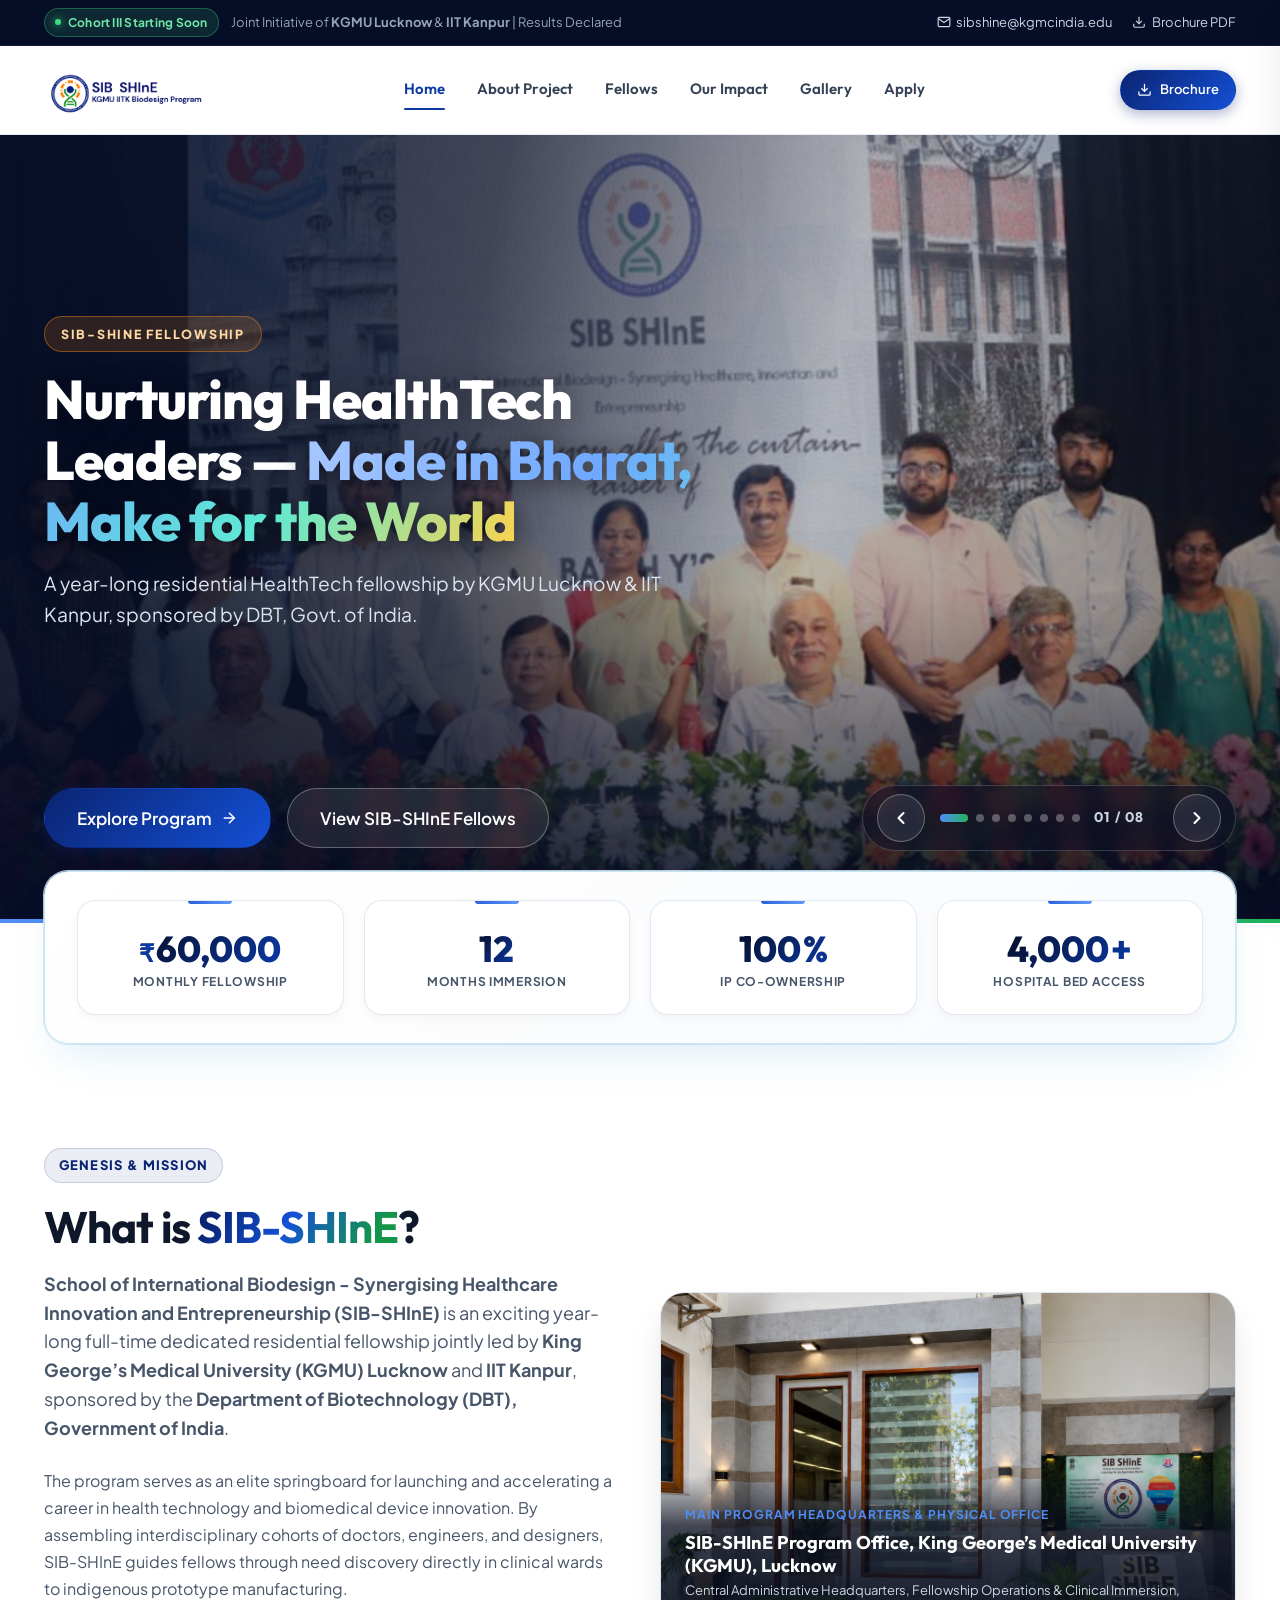
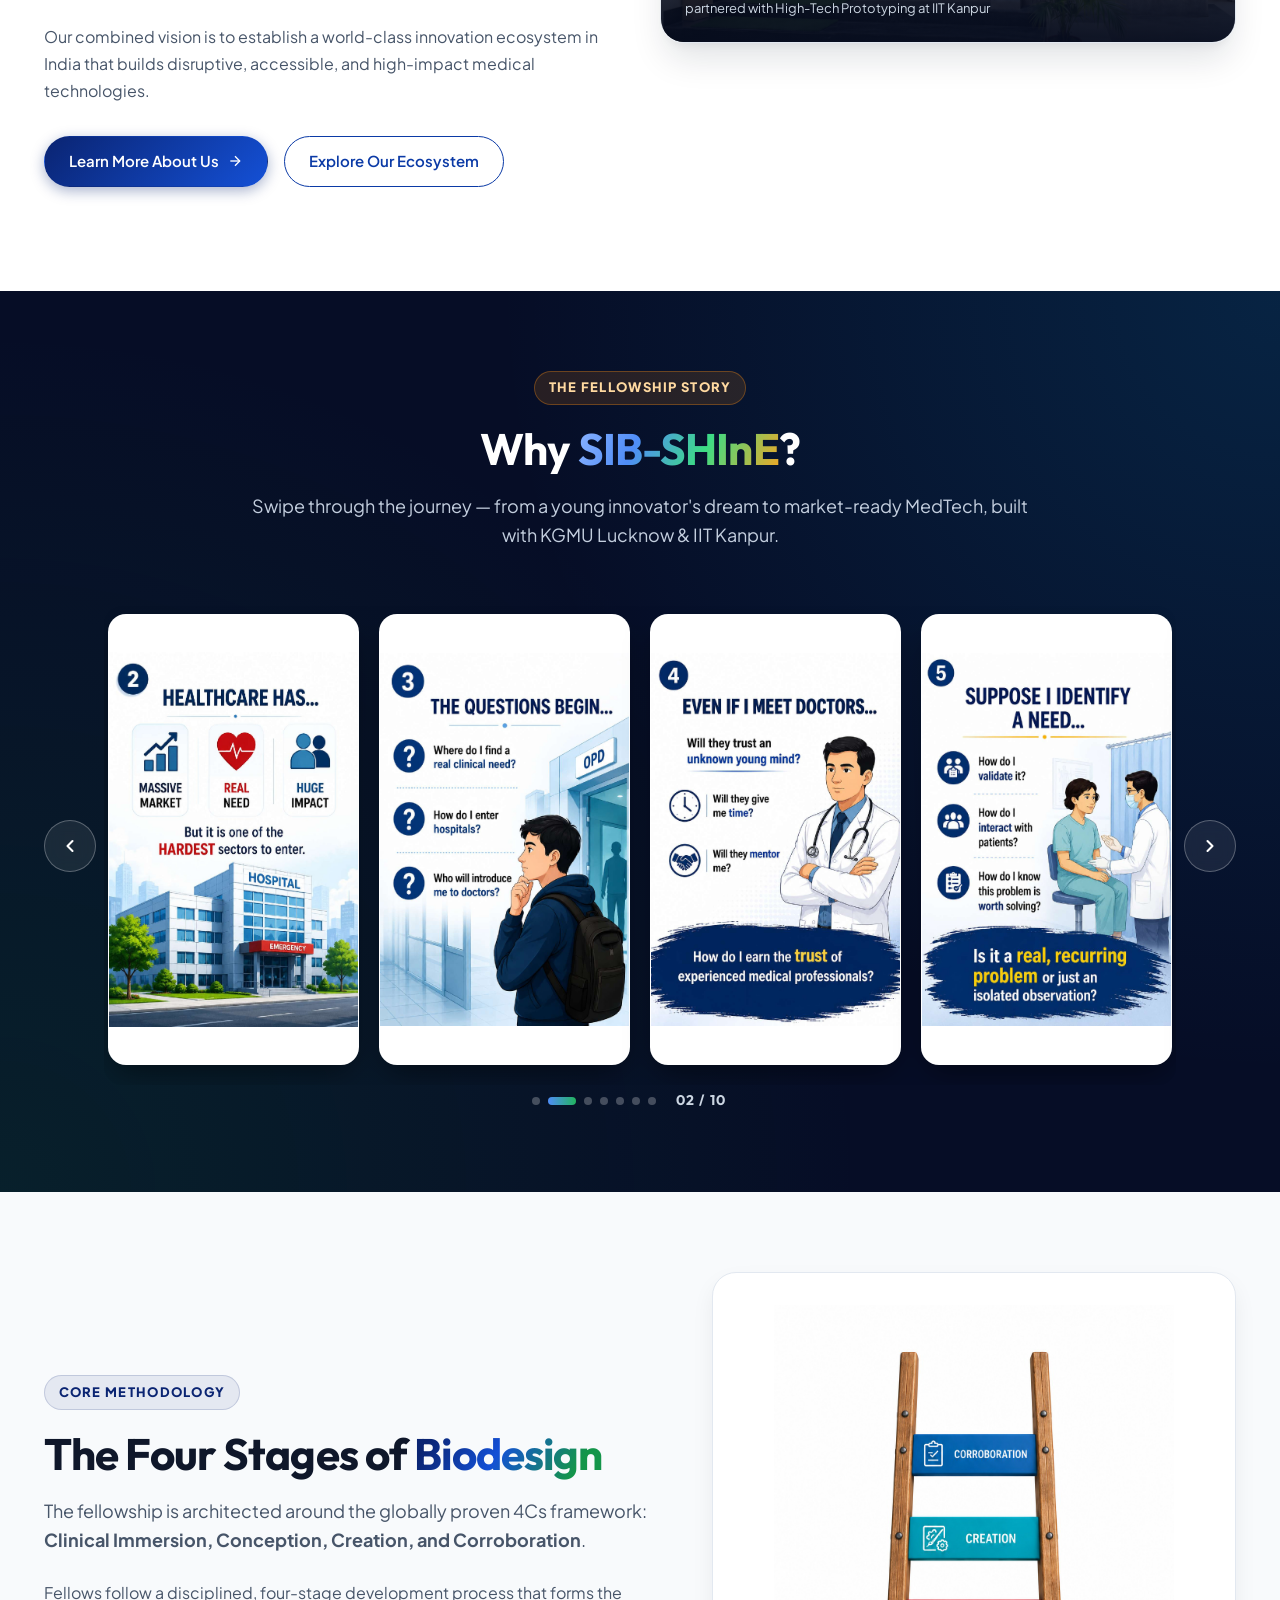
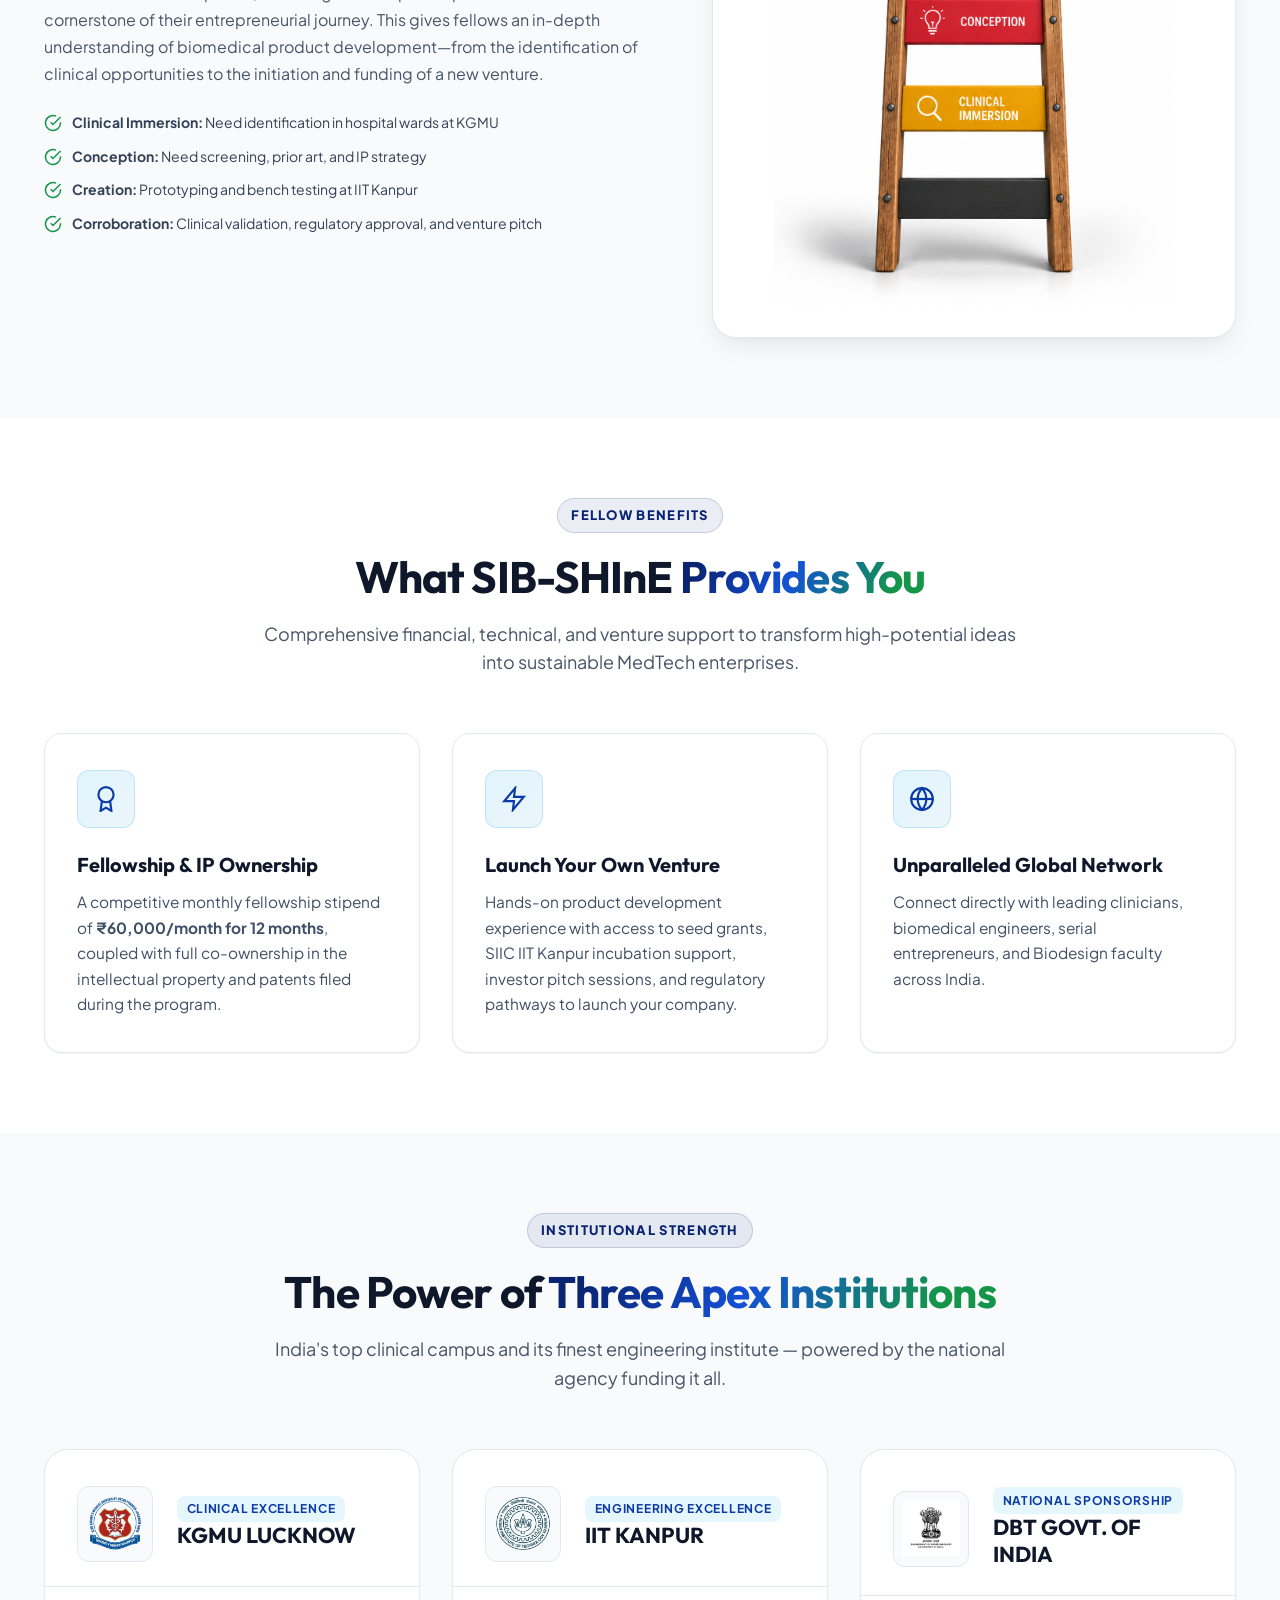
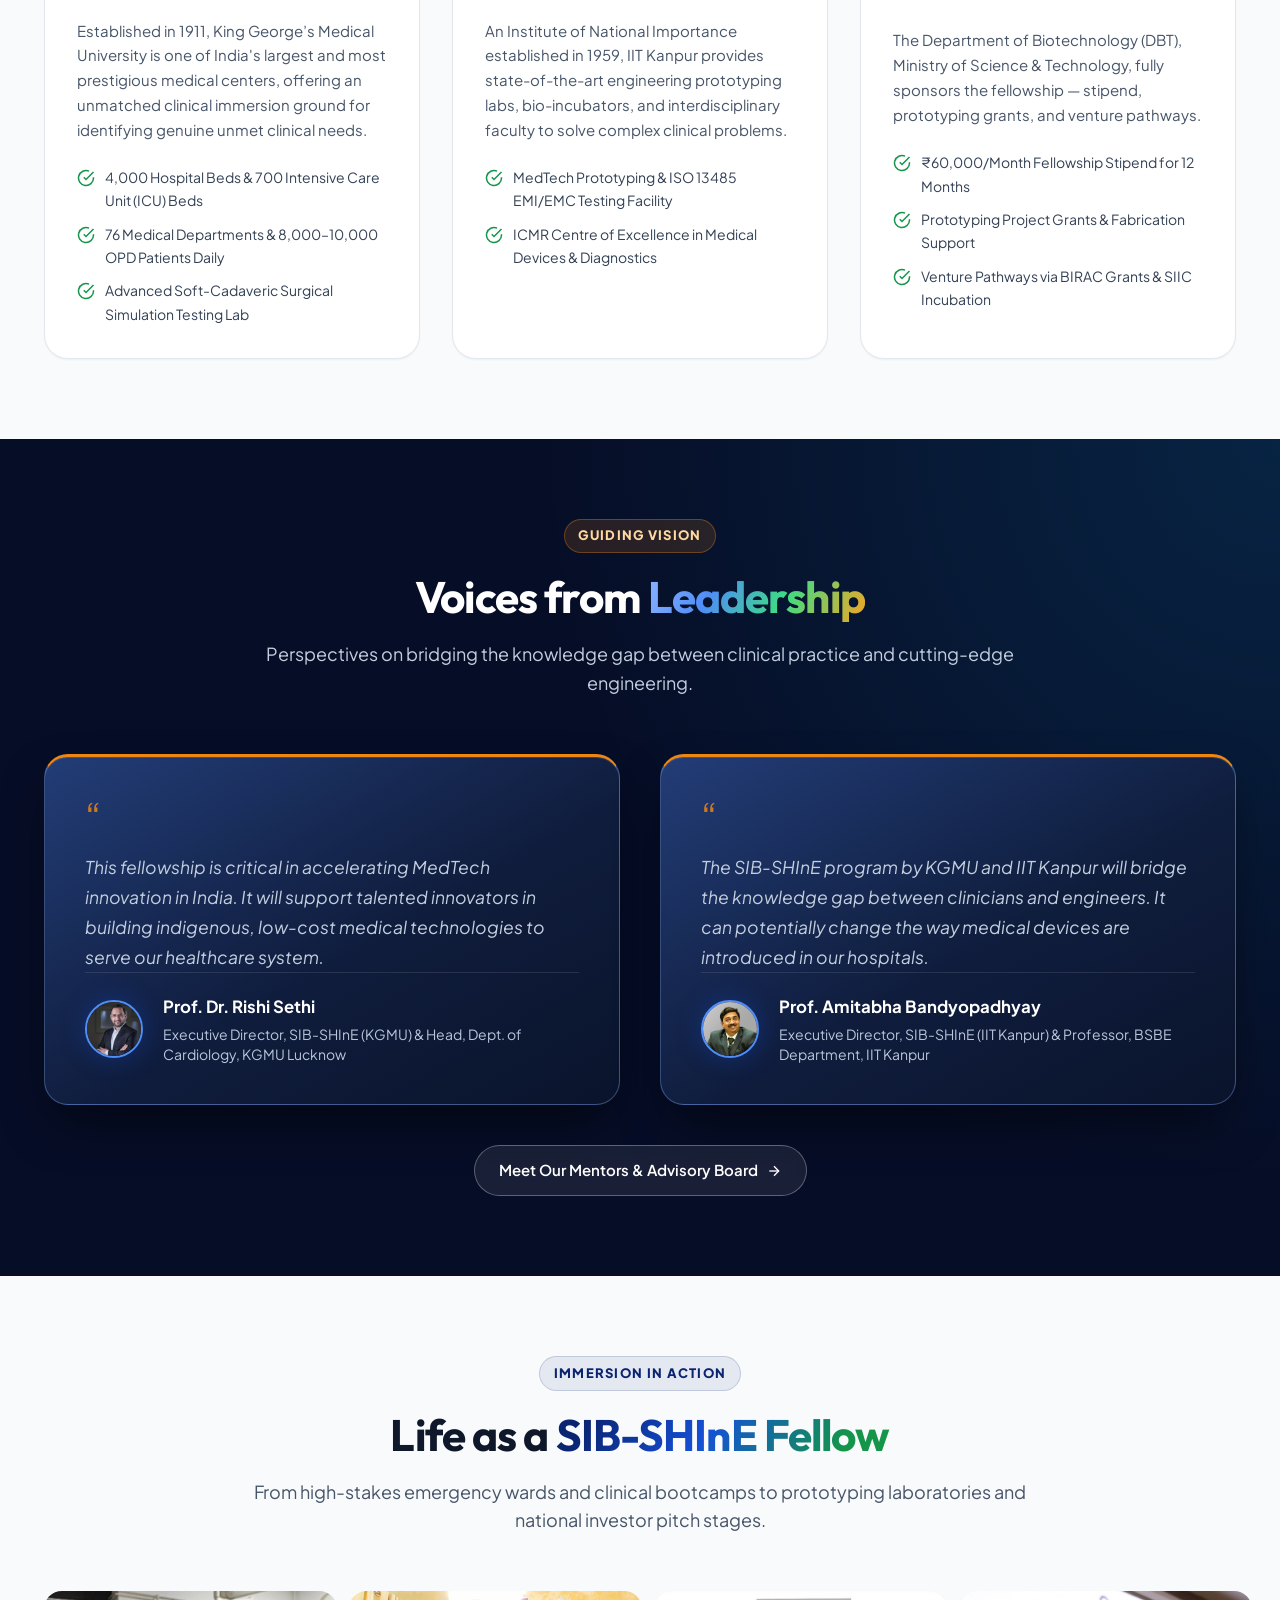
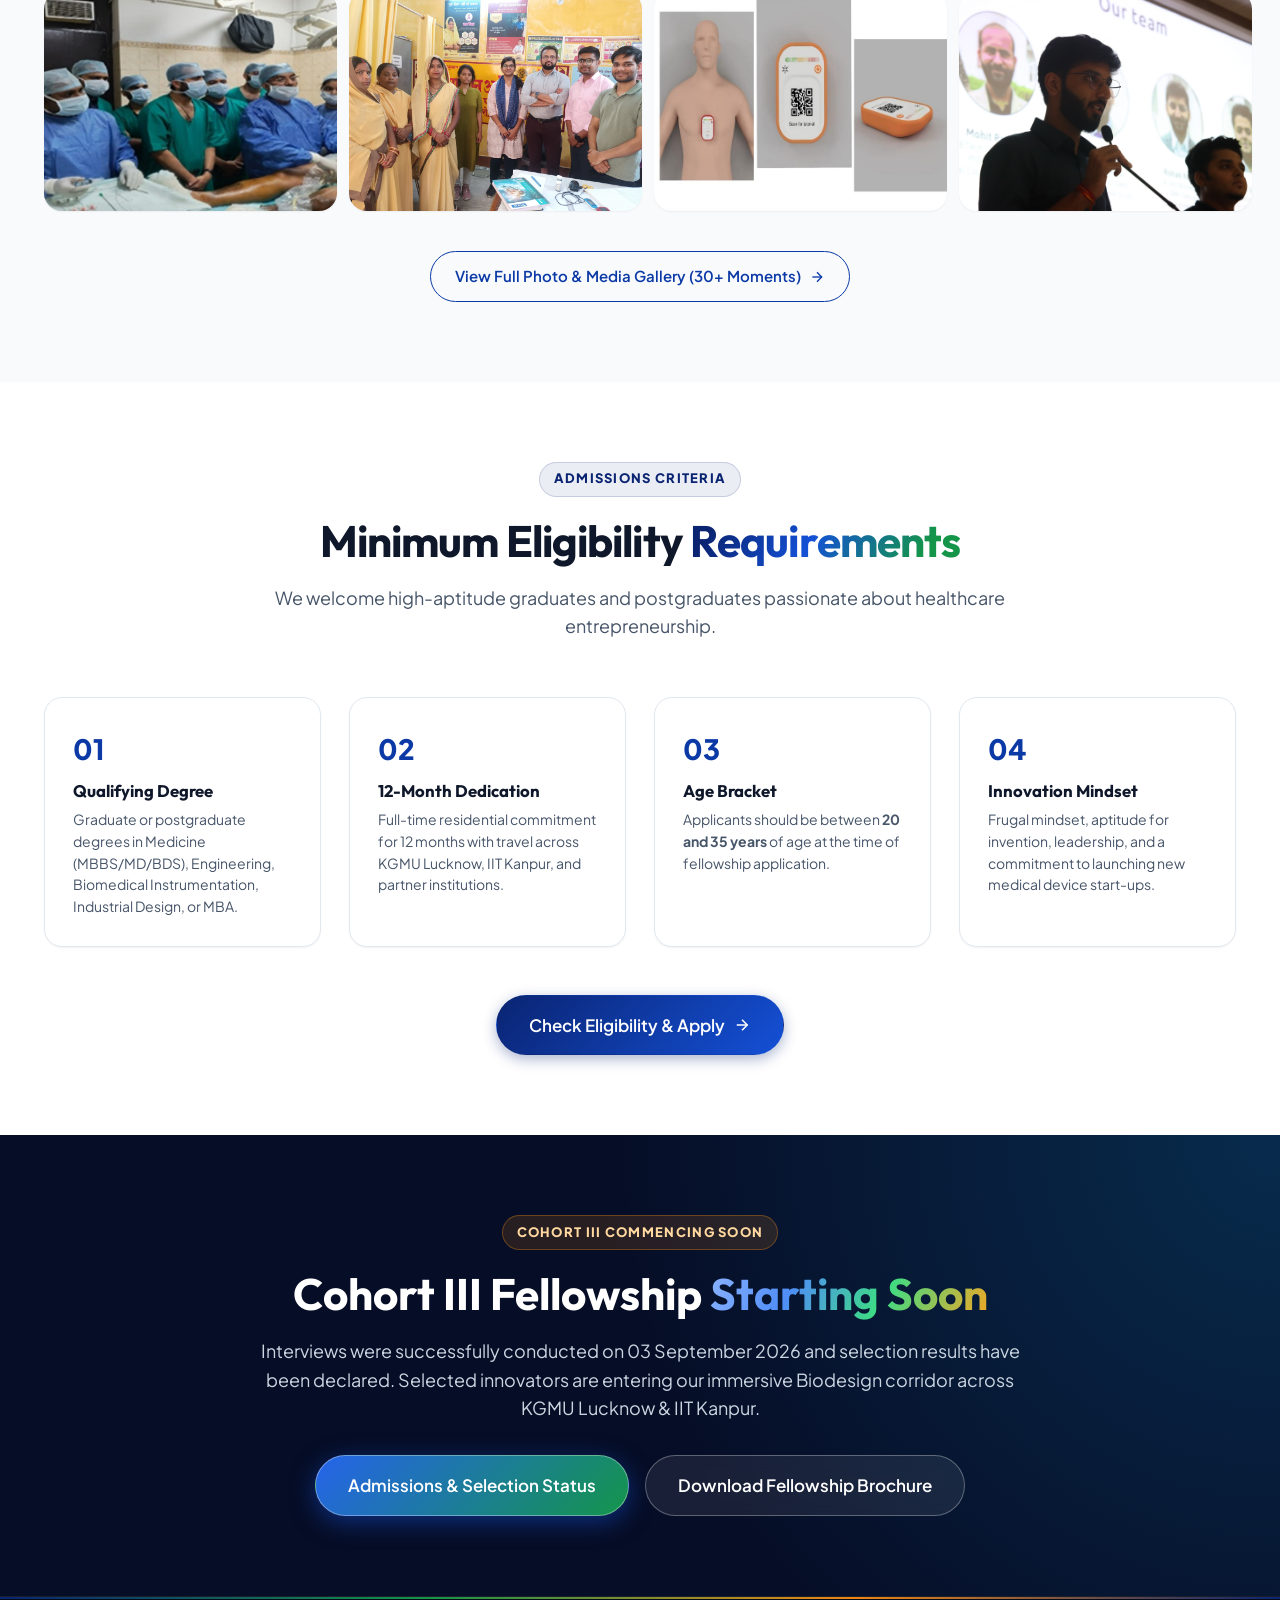
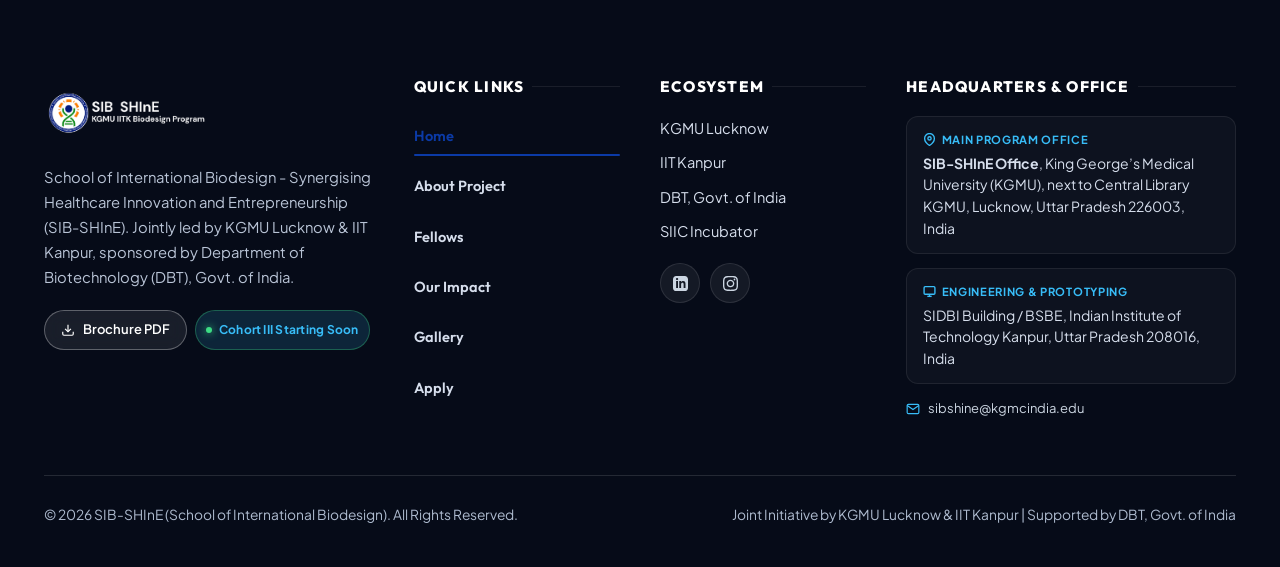
<file: index.html>
<!DOCTYPE html>
<html lang="en">
<head>
  <meta charset="UTF-8">
  <meta http-equiv="X-UA-Compatible" content="IE=edge">
  <meta name="viewport" content="width=device-width, initial-scale=1.0">
  <title>SIB-SHInE | School of International Biodesign - KGMU Lucknow & IIT Kanpur</title>
  <meta name="description" content="SIB-SHInE is a prestigious year-long full-time residential fellowship jointly led by KGMU Lucknow and IIT Kanpur, sponsored by DBT, Govt. of India, nurturing HealthTech innovators.">
  <link rel="icon" type="image/png" href="assets/images/siblogo.png">

  <!-- Stylesheets -->
  <link rel="stylesheet" href="assets/css/main.css">
</head>
<body>

  <!-- Top Notification Bar -->
  <div class="top-notice-bar">
    <div class="container top-notice-content">
      <div style="display: flex; align-items: center; gap: 0.75rem;">
        <span class="badge-live"><span class="badge-pulse"></span> Cohort III Starting Soon</span>
        <span>Joint Initiative of <strong>KGMU Lucknow</strong> & <strong>IIT Kanpur</strong> | Results Declared</span>
      </div>
      <div class="top-notice-links">
        <a href="mailto:sibshine@kgmcindia.edu">
          <svg width="14" height="14" viewBox="0 0 24 24" fill="none" stroke="currentColor" stroke-width="2"><path d="M4 4h16c1.1 0 2 .9 2 2v12c0 1.1-.9 2-2 2H4c-1.1 0-2-.9-2-2V6c0-1.1.9-2 2-2z"></path><polyline points="22,6 12,13 2,6"></polyline></svg>
          sibshine@kgmcindia.edu
        </a>
        <a href="assets/pdf/SIB_Brochure_2nd_cohort.pdf" target="_blank" rel="noopener">
          <svg width="14" height="14" viewBox="0 0 24 24" fill="none" stroke="currentColor" stroke-width="2"><path d="M21 15v4a2 2 0 0 1-2 2H5a2 2 0 0 1-2-2v-4"></path><polyline points="7 10 12 15 17 10"></polyline><line x1="12" y1="15" x2="12" y2="3"></line></svg>
          Brochure PDF
        </a>
      </div>
    </div>
  </div>

  <!-- Main Navigation Header -->
  <header class="header-nav">
    <div class="container navbar">
      <a href="index.html" class="nav-brand">
        <img src="assets/images/siblogo.png" alt="SIB-SHInE Logo" class="logo">
      </a>

      <nav class="nav-menu">
        <a href="index.html" class="nav-link active">Home</a>
        <a href="about.html" class="nav-link">About Project</a>
        <a href="members.html" class="nav-link">Fellows</a>
        <a href="our-impact.html" class="nav-link">Our Impact</a>
        <a href="gallery.html" class="nav-link">Gallery</a>
        <a href="apply.html" class="nav-link">Apply</a>
      </nav>

      <div class="nav-actions">
        <a href="assets/pdf/SIB_Brochure_2nd_cohort.pdf" target="_blank" class="btn btn-primary btn-sm btn-pill">
          <svg width="15" height="15" viewBox="0 0 24 24" fill="none" stroke="currentColor" stroke-width="2"><path d="M21 15v4a2 2 0 0 1-2 2H5a2 2 0 0 1-2-2v-4"></path><polyline points="7 10 12 15 17 10"></polyline><line x1="12" y1="15" x2="12" y2="3"></line></svg>
          Brochure
        </a>
      </div>

      <button class="nav-toggle" aria-label="Toggle navigation menu">
        <svg width="24" height="24" viewBox="0 0 24 24" fill="none" stroke="currentColor" stroke-width="2"><line x1="3" y1="12" x2="21" y2="12"></line><line x1="3" y1="6" x2="21" y2="6"></line><line x1="3" y1="18" x2="21" y2="18"></line></svg>
      </button>
    </div>
  </header>

  <!-- Mobile Drawer Menu -->
  <div class="mobile-menu-overlay"></div>
  <aside class="mobile-drawer">
    <div class="mobile-drawer-header">
      <img src="assets/images/siblogo.png" alt="SIB-SHInE" style="height: 38px;">
      <button class="mobile-drawer-close" aria-label="Close menu">&times;</button>
    </div>
    <div class="mobile-nav-links">
      <a href="index.html" class="nav-link active">Home</a>
      <a href="about.html" class="nav-link">About Project</a>
      <a href="members.html" class="nav-link">Fellows</a>
      <a href="our-impact.html" class="nav-link">Our Impact</a>
      <a href="gallery.html" class="nav-link">Gallery</a>
      <a href="apply.html" class="nav-link">Apply</a>
    </div>
    <div style="margin-top: auto; display: flex; flex-direction: column; gap: 0.75rem;">
      <a href="assets/pdf/SIB_Brochure_2nd_cohort.pdf" target="_blank" class="btn btn-primary btn-pill">
        Download Brochure
      </a>
      <a href="apply.html" class="btn btn-secondary btn-pill">
        Check Eligibility
      </a>
    </div>
  </aside>

  <!-- Hero Image Slider -->
  <section class="hero-slider" id="heroSlider" tabindex="0" aria-label="SIB-SHInE highlights. Use left and right arrow keys to navigate.">
    <div class="hero-slides">
      <div class="hero-slide is-active" role="group" aria-roledescription="slide" aria-label="Slide 1 of 8">
        <div class="hero-slide-bg" style="background-image: url('slider-new/3.jpg');"></div>
        <div class="hero-slide-shade"></div>
        <div class="container hero-slide-inner">
          <div class="hero-slide-text">
            <span class="hero-slide-kicker">SIB-SHInE Fellowship</span>
            <h1 class="hero-slide-title">Nurturing HealthTech Leaders — <span class="gradient-text">Made in Bharat, Make for the World</span></h1>
            <p class="hero-slide-sub">A year-long residential HealthTech fellowship by KGMU Lucknow &amp; IIT Kanpur, sponsored by DBT, Govt. of India.</p>
            <div class="hero-cta-group" style="margin-top: 1.75rem;">
              <a href="about.html#program" class="btn btn-primary btn-lg btn-pill">
                Explore Program
                <svg width="18" height="18" viewBox="0 0 24 24" fill="none" stroke="currentColor" stroke-width="2"><line x1="5" y1="12" x2="19" y2="12"></line><polyline points="12 5 19 12 12 19"></polyline></svg>
              </a>
              <a href="members.html" class="btn btn-outline-white btn-lg btn-pill">
                View Fellows
              </a>
            </div>
          </div>
        </div>
      </div>
      <div class="hero-slide is-clean" role="group" aria-roledescription="slide" aria-label="Slide 2 of 8">
        <div class="hero-slide-bg" style="background-image: url('slider-new/1.jpg');"></div>
        <div class="hero-slide-shade"></div>
      </div>
      <div class="hero-slide is-clean" role="group" aria-roledescription="slide" aria-label="Slide 3 of 8">
        <div class="hero-slide-bg" style="background-image: url('slider-new/2.jpg');"></div>
        <div class="hero-slide-shade"></div>
      </div>
      <div class="hero-slide is-clean" role="group" aria-roledescription="slide" aria-label="Slide 4 of 8">
        <div class="hero-slide-bg" style="background-image: url('slider-new/4.jpg');"></div>
        <div class="hero-slide-shade"></div>
      </div>
      <div class="hero-slide is-clean" role="group" aria-roledescription="slide" aria-label="Slide 5 of 8">
        <div class="hero-slide-bg" style="background-image: url('slider-new/5.jpg');"></div>
        <div class="hero-slide-shade"></div>
      </div>
      <div class="hero-slide is-clean" role="group" aria-roledescription="slide" aria-label="Slide 6 of 8">
        <div class="hero-slide-bg" style="background-image: url('slider-new/6.jpg');"></div>
        <div class="hero-slide-shade"></div>
      </div>
      <div class="hero-slide is-clean" role="group" aria-roledescription="slide" aria-label="Slide 7 of 8">
        <div class="hero-slide-bg" style="background-image: url('slider-new/7.jpg');"></div>
        <div class="hero-slide-shade"></div>
      </div>
      <div class="hero-slide is-clean" role="group" aria-roledescription="slide" aria-label="Slide 8 of 8">
        <div class="hero-slide-bg" style="background-image: url('slider-new/8.jpg');"></div>
        <div class="hero-slide-shade"></div>
      </div>
    </div>

    <div class="container hero-static-wrap">
      <div class="hero-static-text">
        <span class="hero-slide-kicker">SIB-SHInE Fellowship</span>
        <h1 class="hero-slide-title">Nurturing HealthTech Leaders — <span class="gradient-text">Made in Bharat, Make for the World</span></h1>
        <p class="hero-slide-sub">A year-long residential HealthTech fellowship by KGMU Lucknow &amp; IIT Kanpur, sponsored by DBT, Govt. of India.</p>
        <div class="hero-cta-group">
          <a href="about.html#program" class="btn btn-primary btn-lg btn-pill">
            Explore Program
            <svg width="18" height="18" viewBox="0 0 24 24" fill="none" stroke="currentColor" stroke-width="2"><line x1="5" y1="12" x2="19" y2="12"></line><polyline points="12 5 19 12 12 19"></polyline></svg>
          </a>
          <a href="members.html" class="btn btn-outline-white btn-lg btn-pill">
            View Fellows
          </a>
        </div>
      </div>
    </div>

    <div class="hero-slider-ui">
      <div class="container hero-slider-ui-inner">
        <div class="hero-cta-group hero-bar-ctas">
          <a href="about.html#program" class="btn btn-primary btn-lg btn-pill">
            Explore Program
            <svg width="18" height="18" viewBox="0 0 24 24" fill="none" stroke="currentColor" stroke-width="2"><line x1="5" y1="12" x2="19" y2="12"></line><polyline points="12 5 19 12 12 19"></polyline></svg>
          </a>
          <a href="members.html" class="btn btn-outline-white btn-lg btn-pill">
            View SIB-SHInE Fellows
          </a>
        </div>
        <div class="hero-slider-controls">
          <button class="hero-arrow hero-prev" type="button" aria-label="Previous slide">
            <svg width="20" height="20" viewBox="0 0 24 24" fill="none" stroke="currentColor" stroke-width="2.5" stroke-linecap="round" stroke-linejoin="round"><polyline points="15 18 9 12 15 6"></polyline></svg>
          </button>
          <div class="hero-dots" role="tablist" aria-label="Slides">
          <button type="button" class="hero-dot is-active" role="tab" aria-label="Go to slide 1"></button>
          <button type="button" class="hero-dot" role="tab" aria-label="Go to slide 2"></button>
          <button type="button" class="hero-dot" role="tab" aria-label="Go to slide 3"></button>
          <button type="button" class="hero-dot" role="tab" aria-label="Go to slide 4"></button>
          <button type="button" class="hero-dot" role="tab" aria-label="Go to slide 5"></button>
          <button type="button" class="hero-dot" role="tab" aria-label="Go to slide 6"></button>
          <button type="button" class="hero-dot" role="tab" aria-label="Go to slide 7"></button>
          <button type="button" class="hero-dot" role="tab" aria-label="Go to slide 8"></button>
          </div>
          <span class="hero-counter" aria-live="polite">01 / 08</span>
          <button class="hero-arrow hero-next" type="button" aria-label="Next slide">
            <svg width="20" height="20" viewBox="0 0 24 24" fill="none" stroke="currentColor" stroke-width="2.5" stroke-linecap="round" stroke-linejoin="round"><polyline points="9 18 15 12 9 6"></polyline></svg>
          </button>
        </div>
      </div>
    </div>
    <div class="hero-progress"><span id="heroProgress"></span></div>
  </section>

  <!-- Impact Metrics Strip -->
  <div class="container">
    <div class="impact-strip">
      <div class="impact-grid">
        <div class="impact-item">
          <div class="impact-num">
            <span class="currency">₹</span>
            <span data-count="60000">60,000</span>
          </div>
          <div class="impact-label">Monthly Fellowship</div>
        </div>
        <div class="impact-item">
          <div class="impact-num">
            <span data-count="12">12</span>
          </div>
          <div class="impact-label">Months Immersion</div>
        </div>
        <div class="impact-item">
          <div class="impact-num">
            <span data-count="100">100</span>%
          </div>
          <div class="impact-label">IP Co-Ownership</div>
        </div>
        <div class="impact-item">
          <div class="impact-num">
            <span data-count="4000">4,000</span>+
          </div>
          <div class="impact-label">Hospital Bed Access</div>
        </div>
      </div>
    </div>
  </div>

  <!-- What is SIB-SHInE Section -->
  <section class="section section-lg">
    <div class="container">
      <div class="grid-2" style="align-items: center;">
        <div>
          <span class="section-kicker">Genesis & Mission</span>
          <h2 class="section-title">What is <span class="gradient-text">SIB-SHInE</span>?</h2>
          <p class="section-subtitle" style="margin-bottom: 1.5rem;">
            <strong>School of International Biodesign - Synergising Healthcare Innovation and Entrepreneurship (SIB-SHInE)</strong> is an exciting year-long full-time dedicated residential fellowship jointly led by <strong>King George’s Medical University (KGMU) Lucknow</strong> and <strong>IIT Kanpur</strong>, sponsored by the <strong>Department of Biotechnology (DBT), Government of India</strong>.
          </p>
          <p style="color: var(--text-slate-600); line-height: 1.7; margin-bottom: 1.25rem;">
            The program serves as an elite springboard for launching and accelerating a career in health technology and biomedical device innovation. By assembling interdisciplinary cohorts of doctors, engineers, and designers, SIB-SHInE guides fellows through need discovery directly in clinical wards to indigenous prototype manufacturing.
          </p>
          <p style="color: var(--text-slate-600); line-height: 1.7; margin-bottom: 2rem;">
            Our combined vision is to establish a world-class innovation ecosystem in India that builds disruptive, accessible, and high-impact medical technologies.
          </p>
          <div style="display: flex; gap: 1rem; flex-wrap: wrap;">
            <a href="about.html" class="btn btn-primary btn-pill">
              Learn More About Us
              <svg width="16" height="16" viewBox="0 0 24 24" fill="none" stroke="currentColor" stroke-width="2"><line x1="5" y1="12" x2="19" y2="12"></line><polyline points="12 5 19 12 12 19"></polyline></svg>
            </a>
            <a href="about.html#program" class="btn btn-outline btn-pill">
              Explore Our Ecosystem
            </a>
          </div>
        </div>

        <div>
          <div style="position: relative; border-radius: var(--radius-xl); overflow: hidden; box-shadow: var(--shadow-xl); border: 1px solid var(--border-slate-200);">
            <img src="assets/images/sib shine office front.png" alt="SIB-SHInE Program Office Front View" style="width: 100%; height: auto; object-fit: cover;">
            <div class="genesis-overlay" style="position: absolute; bottom: 0; left: 0; right: 0; padding: 1.5rem; background: linear-gradient(to top, rgba(7, 13, 30, 0.96), rgba(7, 13, 30, 0.7) 70%, transparent); color: #ffffff;">
              <span class="genesis-kicker" style="font-size: 0.75rem; text-transform: uppercase; letter-spacing: 0.08em; color: var(--color-blue-400); font-weight: 700;">Main Program Headquarters & Physical Office</span>
              <h4 class="genesis-title" style="color: #ffffff; font-size: 1.15rem; margin-top: 0.25rem;">SIB-SHInE Program Office, King George’s Medical University (KGMU), Lucknow</h4>
              <p class="genesis-desc" style="color: #cbd5e1; font-size: 0.8125rem; margin-top: 0.25rem; line-height: 1.45;">Central Administrative Headquarters, Fellowship Operations & Clinical Immersion, partnered with High-Tech Prototyping at IIT Kanpur</p>
            </div>
          </div>
        </div>
      </div>
    </div>
  </section>

  <!-- Why SIB-SHInE Story Slider -->
  <section class="section section-dark why-slider-section" style="background-image: radial-gradient(circle at bottom left, rgba(20, 149, 74, 0.14), transparent 55%), radial-gradient(circle at top right, rgba(14, 165, 233, 0.15), transparent 50%);">
    <div class="container">
      <div class="section-header">
        <span class="section-kicker">The Fellowship Story</span>
        <h2 class="section-title" style="color: #ffffff;">Why <span class="gradient-text">SIB-SHInE</span>?</h2>
        <p class="section-subtitle">
          Swipe through the journey — from a young innovator's dream to market-ready MedTech, built with KGMU Lucknow & IIT Kanpur.
        </p>
      </div>

      <div class="why-slider" id="whySlider" tabindex="0" aria-label="Why SIB-SHInE story slider. Use left and right arrow keys to navigate.">
        <button class="why-nav why-prev" type="button" aria-label="Previous slides">
          <svg width="20" height="20" viewBox="0 0 24 24" fill="none" stroke="currentColor" stroke-width="2.5" stroke-linecap="round" stroke-linejoin="round"><polyline points="15 18 9 12 15 6"></polyline></svg>
        </button>

        <div class="why-viewport">
          <div class="why-track">
            <article class="why-slide"><div class="why-card"><img src="linkedin-post-images/page-01.jpg" alt="Why SIB-SHInE — story slide 1" loading="eager"></div></article>
            <article class="why-slide"><div class="why-card"><img src="linkedin-post-images/page-02.jpg" alt="Why SIB-SHInE — story slide 2" loading="eager"></div></article>
            <article class="why-slide"><div class="why-card"><img src="linkedin-post-images/page-03.jpg" alt="Why SIB-SHInE — story slide 3" loading="eager"></div></article>
            <article class="why-slide"><div class="why-card"><img src="linkedin-post-images/page-04.jpg" alt="Why SIB-SHInE — story slide 4" loading="eager"></div></article>
            <article class="why-slide"><div class="why-card"><img src="linkedin-post-images/page-05.jpg" alt="Why SIB-SHInE — story slide 5" loading="lazy"></div></article>
            <article class="why-slide"><div class="why-card"><img src="linkedin-post-images/page-06.jpg" alt="Why SIB-SHInE — story slide 6" loading="lazy"></div></article>
            <article class="why-slide"><div class="why-card"><img src="linkedin-post-images/page-07.jpg" alt="Why SIB-SHInE — story slide 7" loading="lazy"></div></article>
            <article class="why-slide"><div class="why-card"><img src="linkedin-post-images/page-08.jpg" alt="Why SIB-SHInE — story slide 8" loading="lazy"></div></article>
            <article class="why-slide"><div class="why-card"><img src="linkedin-post-images/page-09.jpg" alt="Why SIB-SHInE — story slide 9" loading="lazy"></div></article>
            <article class="why-slide"><div class="why-card"><img src="linkedin-post-images/page-10.jpg" alt="Why SIB-SHInE — story slide 10" loading="lazy"></div></article>
          </div>
        </div>

        <button class="why-nav why-next" type="button" aria-label="Next slides">
          <svg width="20" height="20" viewBox="0 0 24 24" fill="none" stroke="currentColor" stroke-width="2.5" stroke-linecap="round" stroke-linejoin="round"><polyline points="9 18 15 12 9 6"></polyline></svg>
        </button>
      </div>

      <div class="why-controls">
        <div class="why-dots" id="whyDots" role="tablist" aria-label="Slider pages"></div>
        <div class="why-counter" id="whyCounter" aria-live="polite">01 / 10</div>
      </div>
    </div>
  </section>

  <!-- The 4Cs Biodesign Philosophy Section -->
  <section class="section section-slate">
    <div class="container">
      <div class="grid-2 method-fig-grid" style="align-items: center;">
        <div>
          <span class="section-kicker">Core Methodology</span>
          <h2 class="section-title">The Four Stages of <span class="gradient-text">Biodesign</span></h2>
          <p class="section-subtitle" style="margin-bottom: 1.5rem;">
            The fellowship is architected around the globally proven 4Cs framework: <strong>Clinical Immersion, Conception, Creation, and Corroboration</strong>.
          </p>
          <p style="color: var(--text-slate-600); line-height: 1.7; margin-bottom: 1.25rem;">
            Fellows follow a disciplined, four-stage development process that forms the cornerstone of their entrepreneurial journey. This gives fellows an in-depth understanding of biomedical product development—from the identification of clinical opportunities to the initiation and funding of a new venture.
          </p>
          <ul class="institution-highlights" style="margin-top: 1.5rem;">
            <li>
              <svg width="18" height="18" viewBox="0 0 24 24" fill="none" stroke="currentColor" stroke-width="2"><path d="M22 11.08V12a10 10 0 1 1-5.93-9.14"></path><polyline points="22 4 12 14.01 9 11.01"></polyline></svg>
              <span><strong>Clinical Immersion:</strong> Need identification in hospital wards at KGMU</span>
            </li>
<li>
              <svg width="18" height="18" viewBox="0 0 24 24" fill="none" stroke="currentColor" stroke-width="2"><path d="M22 11.08V12a10 10 0 1 1-5.93-9.14"></path><polyline points="22 4 12 14.01 9 11.01"></polyline></svg>
              <span><strong>Conception:</strong> Need screening, prior art, and IP strategy</span>
            </li>
<li>
              <svg width="18" height="18" viewBox="0 0 24 24" fill="none" stroke="currentColor" stroke-width="2"><path d="M22 11.08V12a10 10 0 1 1-5.93-9.14"></path><polyline points="22 4 12 14.01 9 11.01"></polyline></svg>
              <span><strong>Creation:</strong> Prototyping and bench testing at IIT Kanpur</span>
            </li>
<li>
              <svg width="18" height="18" viewBox="0 0 24 24" fill="none" stroke="currentColor" stroke-width="2"><path d="M22 11.08V12a10 10 0 1 1-5.93-9.14"></path><polyline points="22 4 12 14.01 9 11.01"></polyline></svg>
              <span><strong>Corroboration:</strong> Clinical validation, regulatory approval, and venture pitch</span>
            </li>
          </ul>
        </div>

        <div style="text-align: center;">
          <div class="method-fig-card" style="background-color: var(--bg-white); border-radius: var(--radius-xl); border: 1px solid var(--border-slate-200); box-shadow: var(--shadow-lg);">
            <img src="assets/images/sibgftweb.jpeg" alt="4Cs Biodesign Ladder: Clinical Immersion, Conception, Creation, Corroboration" class="method-fig-img">
          </div>
        </div>
      </div>
    </div>
  </section>

  <!-- What SIB-SHInE Provides Section -->
  <section class="section">
    <div class="container">
      <div class="section-header">
        <span class="section-kicker">Fellow Benefits</span>
        <h2 class="section-title">What SIB-SHInE <span class="gradient-text">Provides You</span></h2>
        <p class="section-subtitle">
          Comprehensive financial, technical, and venture support to transform high-potential ideas into sustainable MedTech enterprises.
        </p>
      </div>

      <div class="grid-3">
        <div class="feature-card">
          <div class="card-icon-box">
            <svg width="26" height="26" viewBox="0 0 24 24" fill="none" stroke="currentColor" stroke-width="2"><circle cx="12" cy="8" r="7"></circle><polyline points="8.21 13.89 7 23 12 20 17 23 15.79 13.88"></polyline></svg>
          </div>
          <h3 class="card-title">Fellowship & IP Ownership</h3>
          <p class="card-desc">
            A competitive monthly fellowship stipend of <strong>₹60,000/month for 12 months</strong>, coupled with full co-ownership in the intellectual property and patents filed during the program.
          </p>
        </div>

        <div class="feature-card">
          <div class="card-icon-box">
            <svg width="26" height="26" viewBox="0 0 24 24" fill="none" stroke="currentColor" stroke-width="2"><polygon points="13 2 3 14 12 14 11 22 21 10 12 10 13 2"></polygon></svg>
          </div>
          <h3 class="card-title">Launch Your Own Venture</h3>
          <p class="card-desc">
            Hands-on product development experience with access to seed grants, SIIC IIT Kanpur incubation support, investor pitch sessions, and regulatory pathways to launch your company.
          </p>
        </div>

        <div class="feature-card">
          <div class="card-icon-box">
            <svg width="26" height="26" viewBox="0 0 24 24" fill="none" stroke="currentColor" stroke-width="2"><circle cx="12" cy="12" r="10"></circle><line x1="2" y1="12" x2="22" y2="12"></line><path d="M12 2a15.3 15.3 0 0 1 4 10 15.3 15.3 0 0 1-4 10 15.3 15.3 0 0 1-4-10 15.3 15.3 0 0 1 4-10z"></path></svg>
          </div>
          <h3 class="card-title">Unparalleled Global Network</h3>
          <p class="card-desc">
            Connect directly with leading clinicians, biomedical engineers, serial entrepreneurs, and Biodesign faculty across India.
          </p>
        </div>
      </div>
    </div>
  </section>

  <!-- Apex Institutional Pillars -->
  <section class="section section-slate">
    <div class="container">
      <div class="section-header">
        <span class="section-kicker">Institutional Strength</span>
        <h2 class="section-title">The Power of <span class="gradient-text">Three Apex Institutions</span></h2>
        <p class="section-subtitle">
          India's top clinical campus and its finest engineering institute — powered by the national agency funding it all.
        </p>
      </div>

      <div class="grid-3">
        <!-- KGMU Lucknow Card -->
        <div class="institution-card">
          <div class="institution-header">
            <div class="institution-logo-wrap">
              <img src="assets/images/home/biodesign_ecosystem/kgmu_lucknow_logo.png" alt="KGMU Lucknow Official Logo">
            </div>
            <div class="institution-meta">
              <span class="institution-badge">Clinical Excellence</span>
              <h3>KGMU LUCKNOW</h3>
            </div>
          </div>
          <div class="institution-body">
            <p>
              Established in 1911, King George’s Medical University is one of India's largest and most prestigious medical centers, offering an unmatched clinical immersion ground for identifying genuine unmet clinical needs.
            </p>
            <ul class="institution-highlights">
              <li>
                <svg width="18" height="18" viewBox="0 0 24 24" fill="none" stroke="currentColor" stroke-width="2"><path d="M22 11.08V12a10 10 0 1 1-5.93-9.14"></path><polyline points="22 4 12 14.01 9 11.01"></polyline></svg>
                <span>4,000 Hospital Beds & 700 Intensive Care Unit (ICU) Beds</span>
              </li>
              <li>
                <svg width="18" height="18" viewBox="0 0 24 24" fill="none" stroke="currentColor" stroke-width="2"><path d="M22 11.08V12a10 10 0 1 1-5.93-9.14"></path><polyline points="22 4 12 14.01 9 11.01"></polyline></svg>
                <span>76 Medical Departments & 8,000–10,000 OPD Patients Daily</span>
              </li>
              <li>
                <svg width="18" height="18" viewBox="0 0 24 24" fill="none" stroke="currentColor" stroke-width="2"><path d="M22 11.08V12a10 10 0 1 1-5.93-9.14"></path><polyline points="22 4 12 14.01 9 11.01"></polyline></svg>
                <span>Advanced Soft-Cadaveric Surgical Simulation Testing Lab</span>
              </li>
            </ul>
          </div>
        </div>

        <!-- IIT Kanpur Card -->
        <div class="institution-card">
          <div class="institution-header">
            <div class="institution-logo-wrap">
              <img src="assets/images/home/biodesign_ecosystem/iitk_logo.png" alt="IIT Kanpur Official Logo">
            </div>
            <div class="institution-meta">
              <span class="institution-badge">Engineering Excellence</span>
              <h3>IIT KANPUR</h3>
            </div>
          </div>
          <div class="institution-body">
            <p>
              An Institute of National Importance established in 1959, IIT Kanpur provides state-of-the-art engineering prototyping labs, bio-incubators, and interdisciplinary faculty to solve complex clinical problems.
            </p>
            <ul class="institution-highlights">
              <li>
                <svg width="18" height="18" viewBox="0 0 24 24" fill="none" stroke="currentColor" stroke-width="2"><path d="M22 11.08V12a10 10 0 1 1-5.93-9.14"></path><polyline points="22 4 12 14.01 9 11.01"></polyline></svg>
                <span>MedTech Prototyping & ISO 13485 EMI/EMC Testing Facility</span>
              </li>
              <li>
                <svg width="18" height="18" viewBox="0 0 24 24" fill="none" stroke="currentColor" stroke-width="2"><path d="M22 11.08V12a10 10 0 1 1-5.93-9.14"></path><polyline points="22 4 12 14.01 9 11.01"></polyline></svg>
                <span>ICMR Centre of Excellence in Medical Devices & Diagnostics</span>
              </li>
            </ul>
          </div>
        </div>

        <!-- DBT Govt. of India Card -->
        <div class="institution-card">
          <div class="institution-header">
            <div class="institution-logo-wrap">
              <img src="assets/images/program/program_partners/dbt.png" alt="DBT Govt. of India Logo">
            </div>
            <div class="institution-meta">
              <span class="institution-badge">National Sponsorship</span>
              <h3>DBT GOVT. OF INDIA</h3>
            </div>
          </div>
          <div class="institution-body">
            <p>
              The Department of Biotechnology (DBT), Ministry of Science & Technology, fully sponsors the fellowship — stipend, prototyping grants, and venture pathways.
            </p>
            <ul class="institution-highlights">
              <li>
                <svg width="18" height="18" viewBox="0 0 24 24" fill="none" stroke="currentColor" stroke-width="2"><path d="M22 11.08V12a10 10 0 1 1-5.93-9.14"></path><polyline points="22 4 12 14.01 9 11.01"></polyline></svg>
                <span>₹60,000/Month Fellowship Stipend for 12 Months</span>
              </li>
              <li>
                <svg width="18" height="18" viewBox="0 0 24 24" fill="none" stroke="currentColor" stroke-width="2"><path d="M22 11.08V12a10 10 0 1 1-5.93-9.14"></path><polyline points="22 4 12 14.01 9 11.01"></polyline></svg>
                <span>Prototyping Project Grants & Fabrication Support</span>
              </li>
              <li>
                <svg width="18" height="18" viewBox="0 0 24 24" fill="none" stroke="currentColor" stroke-width="2"><path d="M22 11.08V12a10 10 0 1 1-5.93-9.14"></path><polyline points="22 4 12 14.01 9 11.01"></polyline></svg>
                <span>Venture Pathways via BIRAC Grants & SIIC Incubation</span>
              </li>
            </ul>
          </div>
        </div>
      </div>
    </div>
  </section>

  <!-- Voices from Leadership Section -->
  <section class="section section-dark" style="background-image: radial-gradient(circle at top right, rgba(14, 165, 233, 0.15), transparent 50%);">
    <div class="container">
      <div class="section-header">
        <span class="section-kicker">Guiding Vision</span>
        <h2 class="section-title" style="color: #ffffff;">Voices from <span class="gradient-text">Leadership</span></h2>
        <p class="section-subtitle">
          Perspectives on bridging the knowledge gap between clinical practice and cutting-edge engineering.
        </p>
      </div>

      <div class="grid-2">
        <!-- Quote 1: Prof. Rishi Sethi -->
        <div class="quote-card">
          <div>
            <div class="quote-icon">“</div>
            <p class="quote-text">
              This fellowship is critical in accelerating MedTech innovation in India. It will support talented innovators in building indigenous, low-cost medical technologies to serve our healthcare system.
            </p>
          </div>
          <div class="quote-author-wrap">
            <img src="assets/images/people/rishi-sethi.jpeg" alt="Prof. Dr. Rishi Sethi" class="quote-avatar">
            <div>
              <div class="quote-author-name">Prof. Dr. Rishi Sethi</div>
              <div class="quote-author-role">Executive Director, SIB-SHInE (KGMU) & Head, Dept. of Cardiology, KGMU Lucknow</div>
            </div>
          </div>
        </div>

        <!-- Quote 2: Prof. Amitabha Bandyopadhyay -->
        <div class="quote-card">
          <div>
            <div class="quote-icon">“</div>
            <p class="quote-text">
              The SIB-SHInE program by KGMU and IIT Kanpur will bridge the knowledge gap between clinicians and engineers. It can potentially change the way medical devices are introduced in our hospitals.
            </p>
          </div>
          <div class="quote-author-wrap">
            <img src="assets/images/people/amitabha-b.jpg" alt="Prof. Amitabha Bandyopadhyay" class="quote-avatar">
            <div>
              <div class="quote-author-name">Prof. Amitabha Bandyopadhyay</div>
              <div class="quote-author-role">Executive Director, SIB-SHInE (IIT Kanpur) & Professor, BSBE Department, IIT Kanpur</div>
            </div>
          </div>
        </div>
      </div>

      <div style="text-align: center; margin-top: 2.5rem;">
        <a href="about.html#people" class="btn btn-outline-white btn-pill">
          Meet Our Mentors & Advisory Board
          <svg width="16" height="16" viewBox="0 0 24 24" fill="none" stroke="currentColor" stroke-width="2"><line x1="5" y1="12" x2="19" y2="12"></line><polyline points="12 5 19 12 12 19"></polyline></svg>
        </a>
      </div>
    </div>
  </section>

  <!-- Photo & Media Gallery Strip -->
  <section class="section section-slate">
    <div class="container">
      <div class="section-header">
        <span class="section-kicker">Immersion in Action</span>
        <h2 class="section-title">Life as a <span class="gradient-text">SIB-SHInE Fellow</span></h2>
        <p class="section-subtitle">
          From high-stakes emergency wards and clinical bootcamps to prototyping laboratories and national investor pitch stages.
        </p>
      </div>

      <div class="grid-4 home-gallery" style="margin-bottom: 2.5rem;">
        <div class="gallery-item" style="height: 220px;">
          <img src="assets/images/gallery/clinical-immersions-kgmu/kgmu-1.png" alt="Clinical Immersion at KGMU">
          <div class="gallery-item-caption">
            <span class="gallery-item-tag">Clinical Immersion</span>
            <div class="gallery-item-title">KGMU Clinical Shadowing</div>
          </div>
        </div>

        <div class="gallery-item" style="height: 220px;">
          <img src="assets/images/gallery/rural-healthcare-expansion/rural-1.jpeg" alt="Rural Healthcare Immersion">
          <div class="gallery-item-caption">
            <span class="gallery-item-tag">Field Immersion</span>
            <div class="gallery-item-title">Rural & Community Health</div>
          </div>
        </div>

        <div class="gallery-item" style="height: 220px;">
          <img src="assets/images/gallery/prototype-images/prototype-1.jpg" alt="Bioengineering Workshop at IITK">
          <div class="gallery-item-caption">
            <span class="gallery-item-tag">Prototyping</span>
            <div class="gallery-item-title">IIT Kanpur Engineering Labs</div>
          </div>
        </div>

        <div class="gallery-item" style="height: 220px;">
          <img src="assets/images/gallery/fellows-presentors/fellow-1.JPG" alt="Pitching & National Recognition">
          <div class="gallery-item-caption">
            <span class="gallery-item-tag">Recognition</span>
            <div class="gallery-item-title">Investor & DBT Pitches</div>
          </div>
        </div>
      </div>

      <div style="text-align: center;">
        <a href="gallery.html" class="btn btn-outline btn-pill">
          View Full Photo & Media Gallery (30+ Moments)
          <svg width="16" height="16" viewBox="0 0 24 24" fill="none" stroke="currentColor" stroke-width="2"><line x1="5" y1="12" x2="19" y2="12"></line><polyline points="12 5 19 12 12 19"></polyline></svg>
        </a>
      </div>
    </div>
  </section>

  <!-- Minimum Eligibility Snapshot -->
  <section class="section">
    <div class="container">
      <div class="section-header">
        <span class="section-kicker">Admissions Criteria</span>
        <h2 class="section-title">Minimum Eligibility <span class="gradient-text">Requirements</span></h2>
        <p class="section-subtitle">
          We welcome high-aptitude graduates and postgraduates passionate about healthcare entrepreneurship.
        </p>
      </div>

      <div class="grid-4">
        <div class="feature-card" style="padding: 1.75rem;">
          <div style="font-size: 1.75rem; font-weight: 800; color: var(--color-blue-600); margin-bottom: 0.5rem;">01</div>
          <h4 style="font-size: 1.05rem; margin-bottom: 0.5rem;">Qualifying Degree</h4>
          <p style="font-size: 0.875rem; color: var(--text-slate-600); line-height: 1.55;">
            Graduate or postgraduate degrees in Medicine (MBBS/MD/BDS), Engineering, Biomedical Instrumentation, Industrial Design, or MBA.
          </p>
        </div>

        <div class="feature-card" style="padding: 1.75rem;">
          <div style="font-size: 1.75rem; font-weight: 800; color: var(--color-blue-600); margin-bottom: 0.5rem;">02</div>
          <h4 style="font-size: 1.05rem; margin-bottom: 0.5rem;">12-Month Dedication</h4>
          <p style="font-size: 0.875rem; color: var(--text-slate-600); line-height: 1.55;">
            Full-time residential commitment for 12 months with travel across KGMU Lucknow, IIT Kanpur, and partner institutions.
          </p>
        </div>

        <div class="feature-card" style="padding: 1.75rem;">
          <div style="font-size: 1.75rem; font-weight: 800; color: var(--color-blue-600); margin-bottom: 0.5rem;">03</div>
          <h4 style="font-size: 1.05rem; margin-bottom: 0.5rem;">Age Bracket</h4>
          <p style="font-size: 0.875rem; color: var(--text-slate-600); line-height: 1.55;">
            Applicants should be between <strong>20 and 35 years</strong> of age at the time of fellowship application.
          </p>
        </div>

        <div class="feature-card" style="padding: 1.75rem;">
          <div style="font-size: 1.75rem; font-weight: 800; color: var(--color-blue-600); margin-bottom: 0.5rem;">04</div>
          <h4 style="font-size: 1.05rem; margin-bottom: 0.5rem;">Innovation Mindset</h4>
          <p style="font-size: 0.875rem; color: var(--text-slate-600); line-height: 1.55;">
            Frugal mindset, aptitude for invention, leadership, and a commitment to launching new medical device start-ups.
          </p>
        </div>
      </div>

      <div style="text-align: center; margin-top: 3rem;">
        <a href="apply.html" class="btn btn-primary btn-lg btn-pill">
          Check Eligibility & Apply
          <svg width="18" height="18" viewBox="0 0 24 24" fill="none" stroke="currentColor" stroke-width="2"><line x1="5" y1="12" x2="19" y2="12"></line><polyline points="12 5 19 12 12 19"></polyline></svg>
        </a>
      </div>
    </div>
  </section>

  <!-- CTA Banner -->
  <section class="section section-dark" style="background-image: radial-gradient(circle at top right, rgba(14, 165, 233, 0.2), transparent 50%);">
    <div class="container" style="text-align: center; max-width: 840px;">
      <span class="section-kicker">Cohort III Commencing Soon</span>
      <h2 style="font-size: clamp(2rem, 3.5vw, 2.75rem); margin-bottom: 1rem; color: #ffffff;">
        Cohort III Fellowship <span class="gradient-text">Starting Soon</span>
      </h2>
      <p style="color: #cbd5e1; font-size: 1.125rem; margin-bottom: 2rem; line-height: 1.6;">
        Interviews were successfully conducted on 03 September 2026 and selection results have been declared. Selected innovators are entering our immersive Biodesign corridor across KGMU Lucknow & IIT Kanpur.
      </p>
      <div style="display: flex; gap: 1rem; justify-content: center; flex-wrap: wrap;">
        <a href="apply.html" class="btn btn-primary btn-lg btn-pill">
          Admissions & Selection Status
        </a>
        <a href="assets/pdf/SIB_Brochure_2nd_cohort.pdf" target="_blank" class="btn btn-outline-white btn-lg btn-pill">
          Download Fellowship Brochure
        </a>
      </div>
    </div>
  </section>

  <!-- Institutional Footer -->
  <footer class="footer">
    <div class="container">
      <div class="footer-top">
        <div class="footer-brand">
          <img src="assets/images/SIB SHInEwhite logo.png" alt="SIB-SHInE Logo" class="logo logo-white">
          <p>
            School of International Biodesign - Synergising Healthcare Innovation and Entrepreneurship (SIB-SHInE). Jointly led by KGMU Lucknow & IIT Kanpur, sponsored by Department of Biotechnology (DBT), Govt. of India.
          </p>
          <div style="display: flex; gap: 0.5rem; flex-wrap: wrap;">
            <a href="assets/pdf/SIB_Brochure_2nd_cohort.pdf" target="_blank" class="btn btn-outline-white btn-sm btn-pill">
              <svg width="14" height="14" viewBox="0 0 24 24" fill="none" stroke="currentColor" stroke-width="2"><path d="M21 15v4a2 2 0 0 1-2 2H5a2 2 0 0 1-2-2v-4"></path><polyline points="7 10 12 15 17 10"></polyline><line x1="12" y1="15" x2="12" y2="3"></line></svg>
              Brochure PDF
            </a>
            <span class="badge-live" style="background: rgba(56, 189, 248, 0.15); color: #38bdf8;">
              <span class="badge-pulse"></span> Cohort III Starting Soon
            </span>
          </div>
        </div>

        <div>
          <h4 class="footer-heading">Quick Links</h4>
          <div class="footer-links">
            <a href="index.html" class="nav-link">Home</a>
            <a href="about.html" class="nav-link">About Project</a>
            <a href="members.html" class="nav-link">Fellows</a>
            <a href="our-impact.html" class="nav-link">Our Impact</a>
            <a href="gallery.html" class="nav-link">Gallery</a>
            <a href="apply.html" class="nav-link">Apply</a>
          </div>
        </div>

        <div>
          <h4 class="footer-heading">Ecosystem</h4>
          <div class="footer-links">
            <a href="https://www.kgmu.org" target="_blank" rel="noopener">KGMU Lucknow</a>
            <a href="https://www.iitk.ac.in" target="_blank" rel="noopener">IIT Kanpur</a>
            <a href="https://dbt.gov.in" target="_blank" rel="noopener">DBT, Govt. of India</a>
            <a href="https://siicincubator.com" target="_blank" rel="noopener">SIIC Incubator</a>
          </div>
          <div class="footer-social-group">
            <a href="https://www.linkedin.com/company/sibshine/" target="_blank" rel="noopener" class="social-btn" aria-label="LinkedIn">
              <svg width="15" height="15" viewBox="0 0 24 24" fill="currentColor"><path d="M19 0h-14c-2.761 0-5 2.239-5 5v14c0 2.761 2.239 5 5 5h14c2.762 0 5-2.239 5-5v-14c0-2.761-2.238-5-5-5zm-11 19h-3v-11h3v11zm-1.5-12.268c-.966 0-1.75-.79-1.75-1.764s.784-1.764 1.75-1.764 1.75.79 1.75 1.764-.783 1.764-1.75 1.764zm13.5 12.268h-3v-5.604c0-3.368-4-3.113-4 0v5.604h-3v-11h3v1.765c1.396-2.586 7-2.777 7 2.476v6.759z"/></svg>
            </a>
            <a href="https://www.instagram.com/sibshine_iitk_kgmu/" target="_blank" rel="noopener" class="social-btn" aria-label="Instagram">
              <svg width="15" height="15" viewBox="0 0 24 24" fill="currentColor"><path d="M12 2.163c3.204 0 3.584.012 4.85.07 3.252.148 4.771 1.691 4.919 4.919.058 1.265.069 1.645.069 4.849 0 3.205-.012 3.584-.069 4.849-.149 3.225-1.664 4.771-4.919 4.919-1.266.058-1.644.07-4.85.07-3.204 0-3.584-.012-4.849-.07-3.26-.149-4.771-1.699-4.919-4.92-.058-1.265-.07-1.644-.07-4.849 0-3.204.013-3.583.07-4.849.149-3.227 1.664-4.771 4.919-4.919 1.266-.057 1.645-.069 4.849-.069zm0-2.163c-3.259 0-3.667.014-4.947.072-4.358.2-6.78 2.618-6.98 6.98-.059 1.281-.073 1.689-.073 4.948 0 3.259.014 3.668.072 4.948.2 4.358 2.618 6.78 6.98 6.98 1.281.058 1.689.072 4.948.072 3.259 0 3.668-.014 4.948-.072 4.354-.2 6.782-2.618 6.979-6.98.059-1.28.073-1.689.073-4.948 0-3.259-.014-3.667-.072-4.947-.196-4.354-2.617-6.78-6.979-6.98-1.281-.059-1.69-.073-4.949-.073zm0 5.838c-3.403 0-6.162 2.759-6.162 6.162s2.759 6.163 6.162 6.163 6.162-2.759 6.162-6.163c0-3.403-2.759-6.162-6.162-6.162zm0 10.162c-2.209 0-4-1.79-4-4 0-2.209 1.791-4 4-4s4 1.791 4 4c0 2.21-1.791 4-4 4zm6.406-11.845c-.796 0-1.441.645-1.441 1.44s.645 1.44 1.441 1.44c.795 0 1.439-.645 1.439-1.44s-.644-1.44-1.439-1.44z"/></svg>
            </a>
          </div>
        </div>

        <div>
          <h4 class="footer-heading">Headquarters & Office</h4>
          <div class="footer-contact-box">
            <div class="office-tag">
              <svg width="13" height="13" viewBox="0 0 24 24" fill="none" stroke="currentColor" stroke-width="2.5"><path d="M21 10c0 7-9 13-9 13s-9-6-9-13a9 9 0 0 1 18 0z"></path><circle cx="12" cy="10" r="3"></circle></svg>
              Main Program Office
            </div>
            <p><strong>SIB-SHInE Office</strong>, King George’s Medical University (KGMU), next to Central Library KGMU, Lucknow, Uttar Pradesh 226003, India</p>
          </div>

          <div class="footer-contact-box">
            <div class="office-tag">
              <svg width="13" height="13" viewBox="0 0 24 24" fill="none" stroke="currentColor" stroke-width="2.5"><rect x="2" y="3" width="20" height="14" rx="2" ry="2"></rect><line x1="8" y1="21" x2="16" y2="21"></line><line x1="12" y1="17" x2="12" y2="21"></line></svg>
              Engineering & Prototyping
            </div>
            <p>SIDBI Building / BSBE, Indian Institute of Technology Kanpur, Uttar Pradesh 208016, India</p>
          </div>

          <div style="margin-top: 0.75rem; display: flex; align-items: center; gap: 0.5rem; font-size: 0.8125rem;">
            <svg width="14" height="14" viewBox="0 0 24 24" fill="none" stroke="#38bdf8" stroke-width="2"><path d="M4 4h16c1.1 0 2 .9 2 2v12c0 1.1-.9 2-2 2H4c-1.1 0-2-.9-2-2V6c0-1.1.9-2 2-2z"></path><polyline points="22,6 12,13 2,6"></polyline></svg>
            <a href="mailto:sibshine@kgmcindia.edu" style="color: #cbd5e1; text-decoration: none;">sibshine@kgmcindia.edu</a>
          </div>
        </div>
      </div>

      <div class="footer-bottom">
        <div>
          © 2026 SIB-SHInE (School of International Biodesign). All Rights Reserved.
        </div>
        <div>
          Joint Initiative by KGMU Lucknow & IIT Kanpur | Supported by DBT, Govt. of India
        </div>
      </div>
    </div>
  </footer>

  <!-- Floating Back to Top Button -->
  <button class="back-to-top" aria-label="Scroll to top">
    <svg width="20" height="20" viewBox="0 0 24 24" fill="none" stroke="currentColor" stroke-width="2"><polyline points="18 15 12 9 6 15"></polyline></svg>
  </button>

  <!-- JavaScript Engine -->
  <script src="assets/js/main.js"></script>
</body>
</html>
</file>
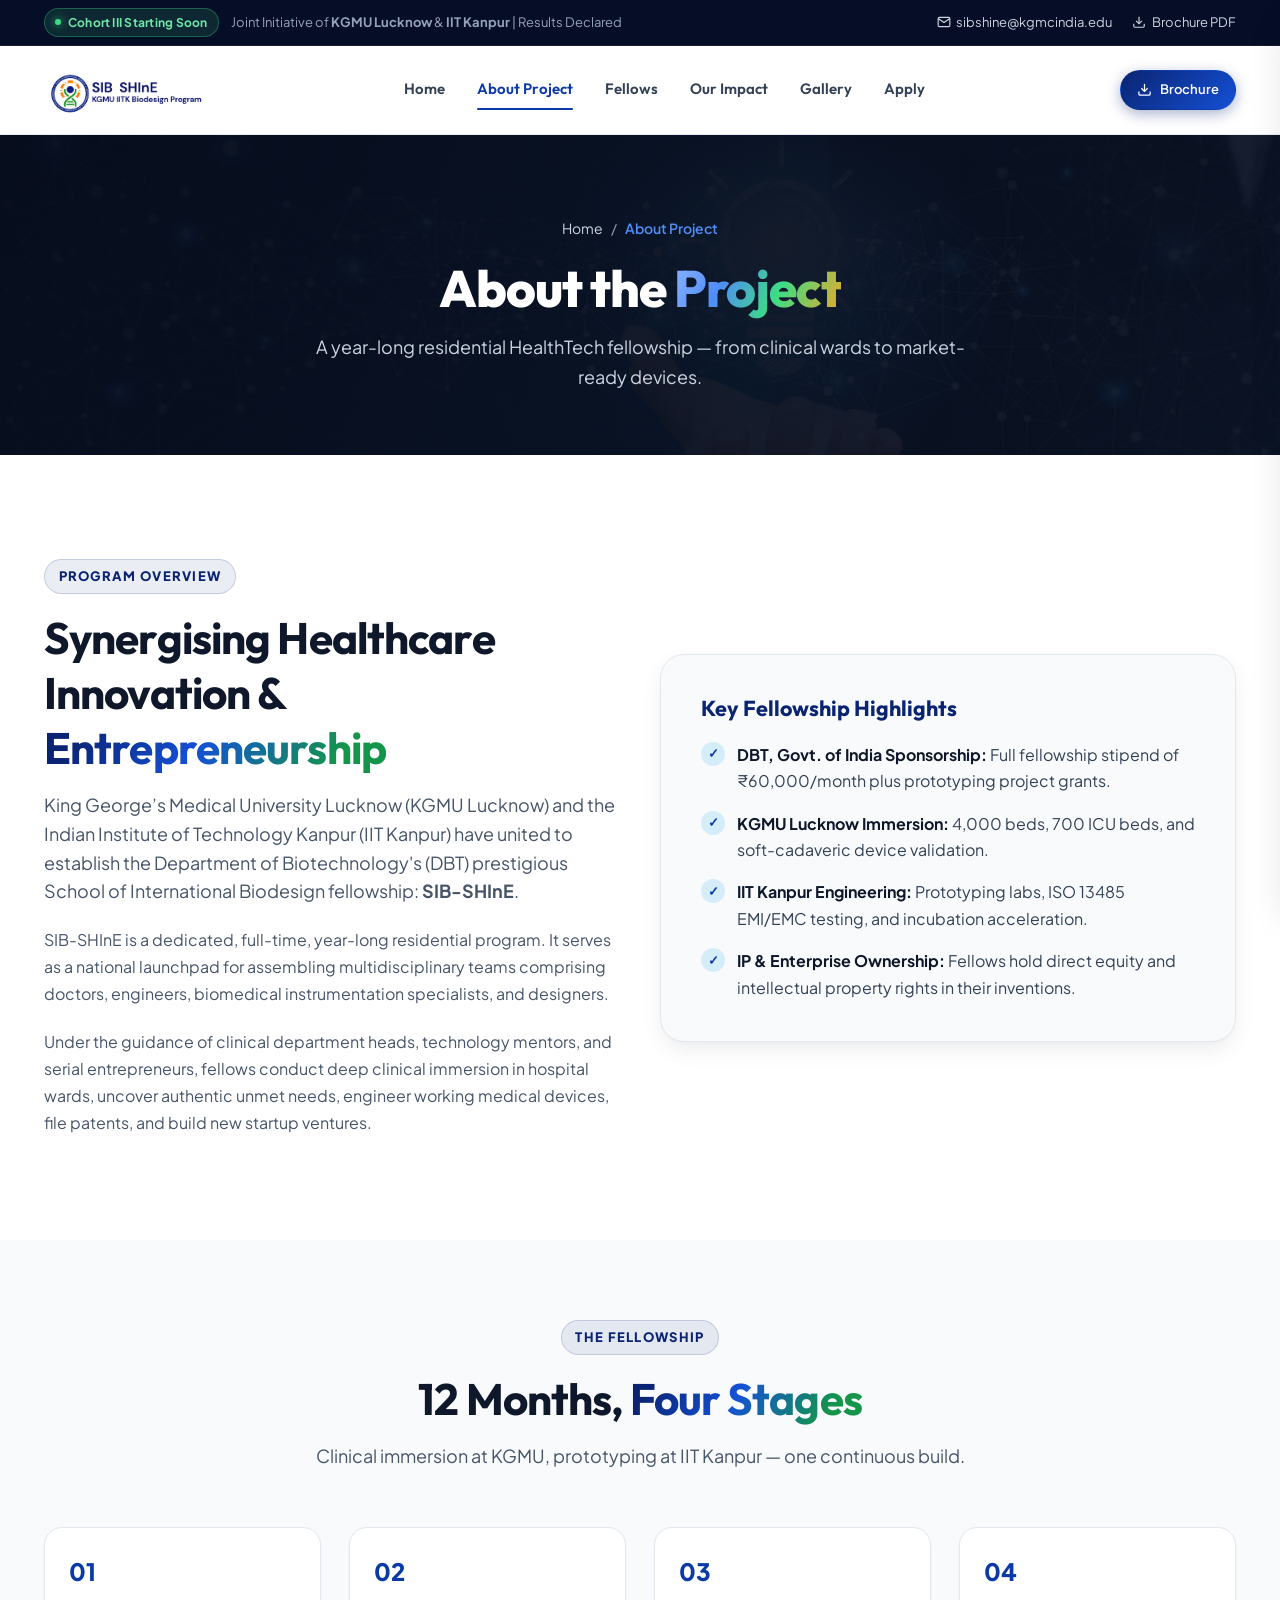
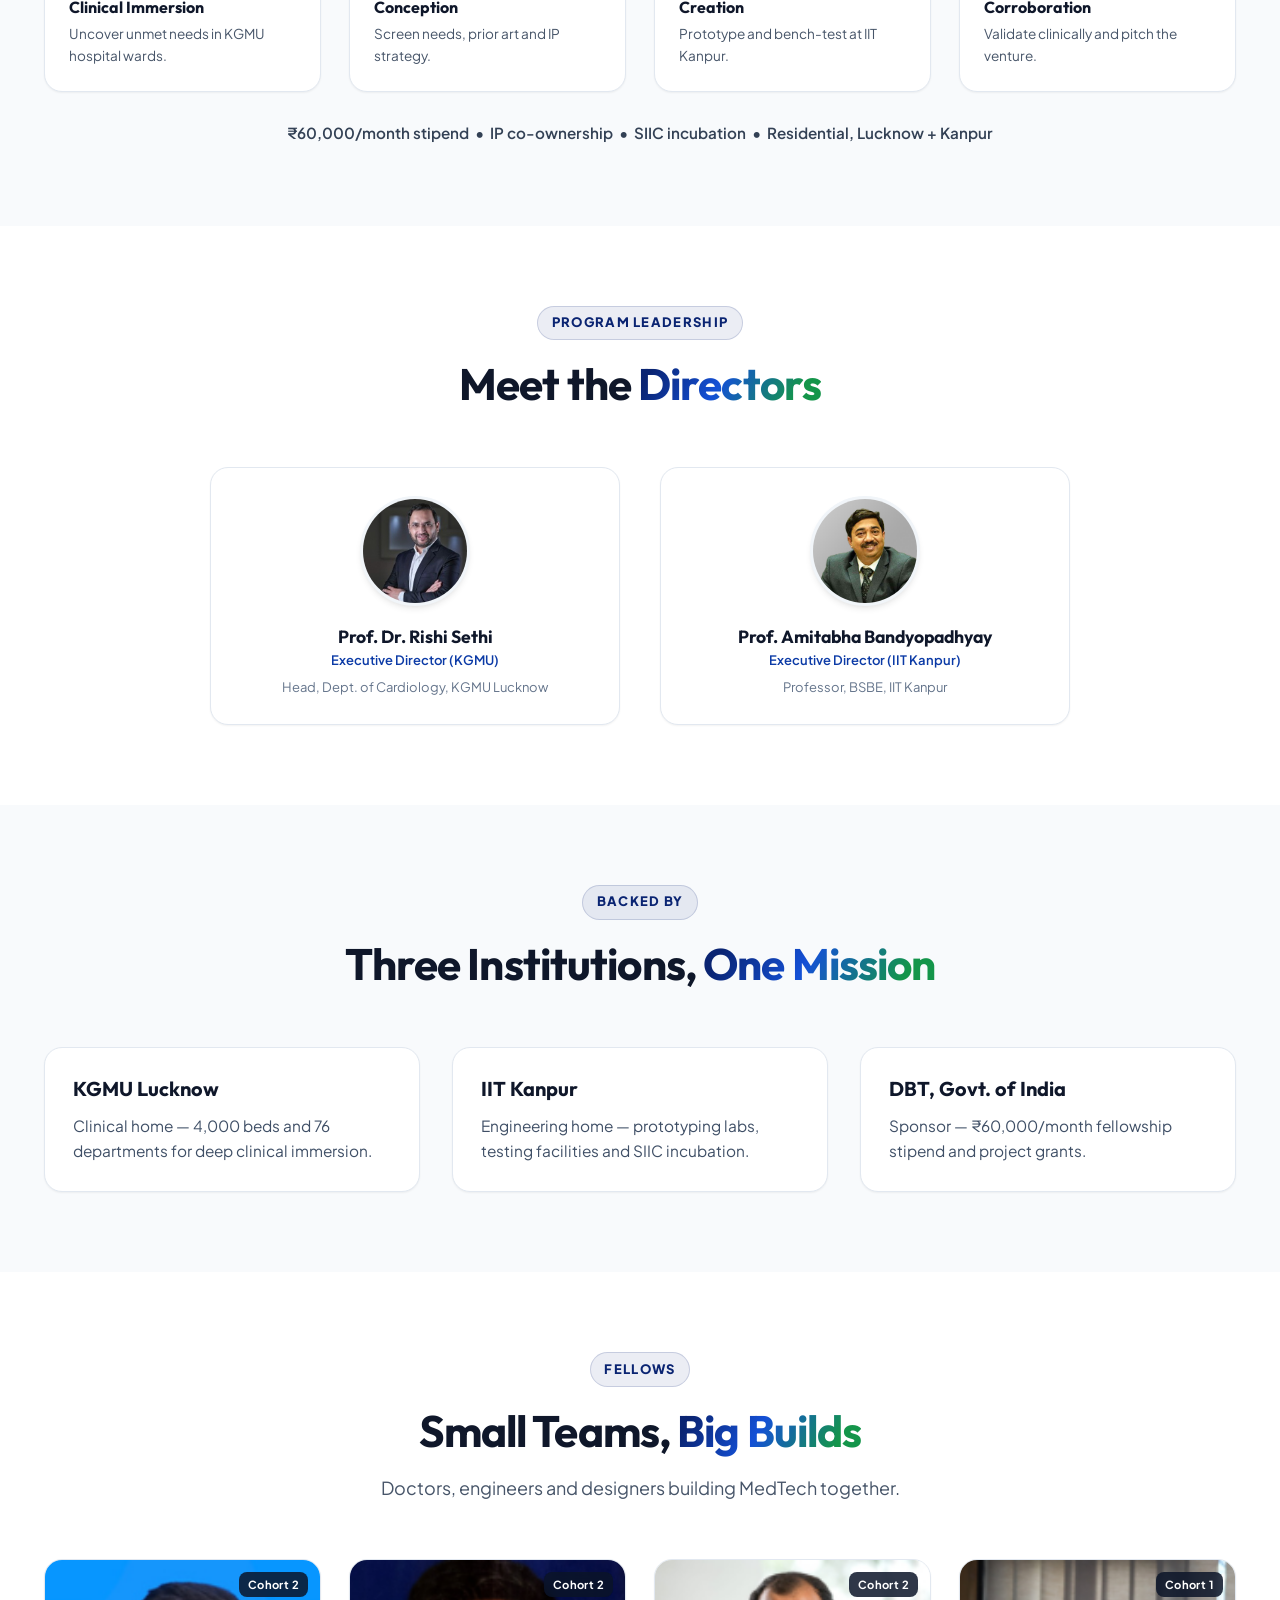
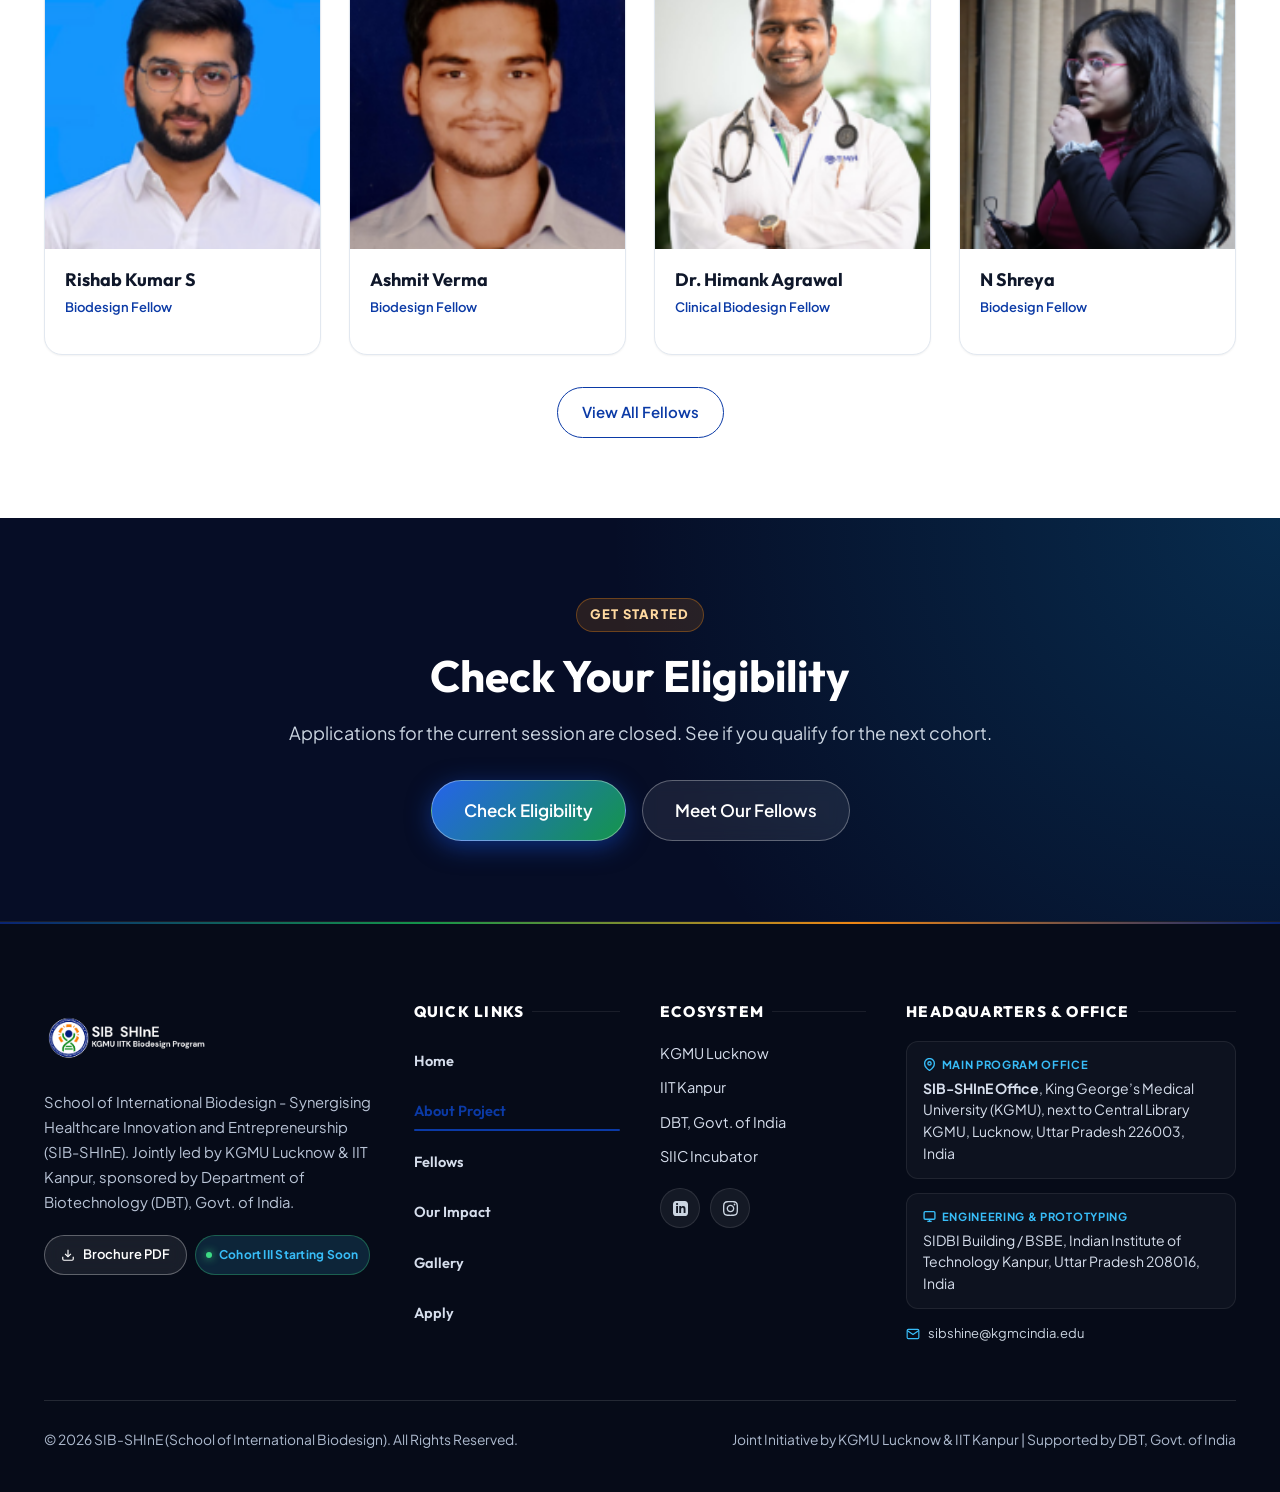
<file: about.html>
<!DOCTYPE html>
<html lang="en">
<head>
  <meta charset="UTF-8">
  <meta http-equiv="X-UA-Compatible" content="IE=edge">
  <meta name="viewport" content="width=device-width, initial-scale=1.0">
  <title>About Project | SIB-SHInE</title>
  <meta name="description" content="About the SIB-SHInE project: a year-long residential HealthTech fellowship by KGMU Lucknow and IIT Kanpur, sponsored by DBT.">
  <link rel="icon" type="image/png" href="assets/images/siblogo.png">

  <!-- Stylesheets -->
  <link rel="stylesheet" href="assets/css/main.css">
</head>
<body>

  <!-- Top Notification Bar -->
  <div class="top-notice-bar">
    <div class="container top-notice-content">
      <div style="display: flex; align-items: center; gap: 0.75rem;">
        <span class="badge-live"><span class="badge-pulse"></span> Cohort III Starting Soon</span>
        <span>Joint Initiative of <strong>KGMU Lucknow</strong> & <strong>IIT Kanpur</strong> | Results Declared</span>
      </div>
      <div class="top-notice-links">
        <a href="mailto:sibshine@kgmcindia.edu">
          <svg width="14" height="14" viewBox="0 0 24 24" fill="none" stroke="currentColor" stroke-width="2"><path d="M4 4h16c1.1 0 2 .9 2 2v12c0 1.1-.9 2-2 2H4c-1.1 0-2-.9-2-2V6c0-1.1.9-2 2-2z"></path><polyline points="22,6 12,13 2,6"></polyline></svg>
          sibshine@kgmcindia.edu
        </a>
        <a href="assets/pdf/SIB_Brochure_2nd_cohort.pdf" target="_blank" rel="noopener">
          <svg width="14" height="14" viewBox="0 0 24 24" fill="none" stroke="currentColor" stroke-width="2"><path d="M21 15v4a2 2 0 0 1-2 2H5a2 2 0 0 1-2-2v-4"></path><polyline points="7 10 12 15 17 10"></polyline><line x1="12" y1="15" x2="12" y2="3"></line></svg>
          Brochure PDF
        </a>
      </div>
    </div>
  </div>

  <!-- Main Navigation Header -->
  <header class="header-nav">
    <div class="container navbar">
      <a href="index.html" class="nav-brand">
        <img src="assets/images/siblogo.png" alt="SIB-SHInE Logo" class="logo">
      </a>

      <nav class="nav-menu">
        <a href="index.html" class="nav-link">Home</a>
        <a href="about.html" class="nav-link active">About Project</a>
        <a href="members.html" class="nav-link">Fellows</a>
        <a href="our-impact.html" class="nav-link">Our Impact</a>
        <a href="gallery.html" class="nav-link">Gallery</a>
        <a href="apply.html" class="nav-link">Apply</a>
      </nav>

      <div class="nav-actions">
        <a href="assets/pdf/SIB_Brochure_2nd_cohort.pdf" target="_blank" class="btn btn-primary btn-sm btn-pill">
          <svg width="15" height="15" viewBox="0 0 24 24" fill="none" stroke="currentColor" stroke-width="2"><path d="M21 15v4a2 2 0 0 1-2 2H5a2 2 0 0 1-2-2v-4"></path><polyline points="7 10 12 15 17 10"></polyline><line x1="12" y1="15" x2="12" y2="3"></line></svg>
          Brochure
        </a>
      </div>

      <button class="nav-toggle" aria-label="Toggle navigation menu">
        <svg width="24" height="24" viewBox="0 0 24 24" fill="none" stroke="currentColor" stroke-width="2"><line x1="3" y1="12" x2="21" y2="12"></line><line x1="3" y1="6" x2="21" y2="6"></line><line x1="3" y1="18" x2="21" y2="18"></line></svg>
      </button>
    </div>
  </header>

  <!-- Mobile Drawer Menu -->
  <div class="mobile-menu-overlay"></div>
  <aside class="mobile-drawer">
    <div class="mobile-drawer-header">
      <img src="assets/images/siblogo.png" alt="SIB-SHInE" style="height: 38px;">
      <button class="mobile-drawer-close" aria-label="Close menu">&times;</button>
    </div>
    <div class="mobile-nav-links">
      <a href="index.html" class="nav-link">Home</a>
      <a href="about.html" class="nav-link active">About Project</a>
      <a href="members.html" class="nav-link">Fellows</a>
      <a href="our-impact.html" class="nav-link">Our Impact</a>
      <a href="gallery.html" class="nav-link">Gallery</a>
      <a href="apply.html" class="nav-link">Apply</a>
    </div>
    <div style="margin-top: auto; display: flex; flex-direction: column; gap: 0.75rem;">
      <a href="assets/pdf/SIB_Brochure_2nd_cohort.pdf" target="_blank" class="btn btn-primary btn-pill">
        Download Brochure
      </a>
      <a href="apply.html" class="btn btn-secondary btn-pill">
        Check Eligibility
      </a>
    </div>
  </aside>

  <!-- Page Hero Banner -->
  <section class="page-hero" style="background-image: url('assets/images/ecosystem/iitk_kgmus_innivation_ecosystem_banner.webp');">
    <div class="container">
      <div class="breadcrumbs">
        <a href="index.html">Home</a>
        <span>/</span>
        <span class="current">About Project</span>
      </div>
      <h1 class="page-hero-title">About the <span class="gradient-text">Project</span></h1>
      <p class="page-hero-subtitle">
        A year-long residential HealthTech fellowship — from clinical wards to market-ready devices.
      </p>
    </div>
  </section>

  <!-- Overview Section -->
  <section class="section section-lg">
    <div class="container">
      <div class="grid-2" style="align-items: center;">
        <div>
          <span class="section-kicker">Program Overview</span>
          <h2 class="section-title">Synergising Healthcare Innovation & <span class="gradient-text">Entrepreneurship</span></h2>
          <p class="section-subtitle" style="margin-bottom: 1.25rem;">
            King George’s Medical University Lucknow (KGMU Lucknow) and the Indian Institute of Technology Kanpur (IIT Kanpur) have united to establish the Department of Biotechnology's (DBT) prestigious School of International Biodesign fellowship: <strong>SIB-SHInE</strong>.
          </p>
          <p style="color: var(--text-slate-600); line-height: 1.7; margin-bottom: 1.25rem;">
            SIB-SHInE is a dedicated, full-time, year-long residential program. It serves as a national launchpad for assembling multidisciplinary teams comprising doctors, engineers, biomedical instrumentation specialists, and designers.
          </p>
          <p style="color: var(--text-slate-600); line-height: 1.7;">
            Under the guidance of clinical department heads, technology mentors, and serial entrepreneurs, fellows conduct deep clinical immersion in hospital wards, uncover authentic unmet needs, engineer working medical devices, file patents, and build new startup ventures.
          </p>
        </div>

        <div>
          <div style="background-color: var(--bg-slate-50); border: 1px solid var(--border-slate-200); border-radius: var(--radius-xl); padding: 2.5rem; box-shadow: var(--shadow-lg);">
            <h3 style="font-size: 1.35rem; margin-bottom: 1.25rem; color: var(--color-navy-900);">Key Fellowship Highlights</h3>
            <ul style="display: flex; flex-direction: column; gap: 1rem;">
              <li style="display: flex; gap: 0.75rem; align-items: flex-start;">
                <span style="width: 24px; height: 24px; border-radius: 50%; background: rgba(14, 165, 233, 0.15); color: var(--color-blue-600); display: flex; align-items: center; justify-content: center; flex-shrink: 0; font-size: 0.8rem; font-weight: 700;">✓</span>
                <div>
                  <strong style="color: var(--text-slate-900);">DBT, Govt. of India Sponsorship:</strong> Full fellowship stipend of ₹60,000/month plus prototyping project grants.
                </div>
              </li>
              <li style="display: flex; gap: 0.75rem; align-items: flex-start;">
                <span style="width: 24px; height: 24px; border-radius: 50%; background: rgba(14, 165, 233, 0.15); color: var(--color-blue-600); display: flex; align-items: center; justify-content: center; flex-shrink: 0; font-size: 0.8rem; font-weight: 700;">✓</span>
                <div>
                  <strong style="color: var(--text-slate-900);">KGMU Lucknow Immersion:</strong> 4,000 beds, 700 ICU beds, and soft-cadaveric device validation.
                </div>
              </li>
              <li style="display: flex; gap: 0.75rem; align-items: flex-start;">
                <span style="width: 24px; height: 24px; border-radius: 50%; background: rgba(14, 165, 233, 0.15); color: var(--color-blue-600); display: flex; align-items: center; justify-content: center; flex-shrink: 0; font-size: 0.8rem; font-weight: 700;">✓</span>
                <div>
                  <strong style="color: var(--text-slate-900);">IIT Kanpur Engineering:</strong> Prototyping labs, ISO 13485 EMI/EMC testing, and incubation acceleration.
                </div>
              </li>
              <li style="display: flex; gap: 0.75rem; align-items: flex-start;">
                <span style="width: 24px; height: 24px; border-radius: 50%; background: rgba(14, 165, 233, 0.15); color: var(--color-blue-600); display: flex; align-items: center; justify-content: center; flex-shrink: 0; font-size: 0.8rem; font-weight: 700;">✓</span>
                <div>
                  <strong style="color: var(--text-slate-900);">IP & Enterprise Ownership:</strong> Fellows hold direct equity and intellectual property rights in their inventions.
                </div>
              </li>
            </ul>
          </div>
        </div>
      </div>
    </div>
  </section>


  <!-- Fellowship in Brief -->
  <section class="section section-slate" id="program">
    <div class="container">
      <div class="section-header">
        <span class="section-kicker">The Fellowship</span>
        <h2 class="section-title">12 Months, <span class="gradient-text">Four Stages</span></h2>
        <p class="section-subtitle">Clinical immersion at KGMU, prototyping at IIT Kanpur — one continuous build.</p>
      </div>
      <div class="grid-4">
        <div class="feature-card" style="padding: 1.5rem;">
          <div style="font-size: 1.5rem; font-weight: 800; color: var(--color-blue-600); margin-bottom: 0.35rem;">01</div>
          <h4 style="font-size: 1rem; margin-bottom: 0.35rem;">Clinical Immersion</h4>
          <p style="font-size: 0.85rem; color: var(--text-slate-600); margin: 0;">Uncover unmet needs in KGMU hospital wards.</p>
        </div>
        <div class="feature-card" style="padding: 1.5rem;">
          <div style="font-size: 1.5rem; font-weight: 800; color: var(--color-blue-600); margin-bottom: 0.35rem;">02</div>
          <h4 style="font-size: 1rem; margin-bottom: 0.35rem;">Conception</h4>
          <p style="font-size: 0.85rem; color: var(--text-slate-600); margin: 0;">Screen needs, prior art and IP strategy.</p>
        </div>
        <div class="feature-card" style="padding: 1.5rem;">
          <div style="font-size: 1.5rem; font-weight: 800; color: var(--color-blue-600); margin-bottom: 0.35rem;">03</div>
          <h4 style="font-size: 1rem; margin-bottom: 0.35rem;">Creation</h4>
          <p style="font-size: 0.85rem; color: var(--text-slate-600); margin: 0;">Prototype and bench-test at IIT Kanpur.</p>
        </div>
        <div class="feature-card" style="padding: 1.5rem;">
          <div style="font-size: 1.5rem; font-weight: 800; color: var(--color-blue-600); margin-bottom: 0.35rem;">04</div>
          <h4 style="font-size: 1rem; margin-bottom: 0.35rem;">Corroboration</h4>
          <p style="font-size: 0.85rem; color: var(--text-slate-600); margin: 0;">Validate clinically and pitch the venture.</p>
        </div>
      </div>
      <p style="text-align: center; margin-top: 1.75rem; font-weight: 600; color: var(--text-slate-700); font-size: 0.95rem;">&#8377;60,000/month stipend &nbsp;•&nbsp; IP co-ownership &nbsp;•&nbsp; SIIC incubation &nbsp;•&nbsp; Residential, Lucknow + Kanpur</p>
    </div>
  </section>

  <!-- Directors -->
  <section class="section" id="people">
    <div class="container">
      <div class="section-header">
        <span class="section-kicker">Program Leadership</span>
        <h2 class="section-title">Meet the <span class="gradient-text">Directors</span></h2>
      </div>
      <div class="grid-2" style="max-width: 860px; margin: 0 auto;">
        <div class="mentor-card">
          <div class="mentor-photo-wrap">
            <img src="assets/images/people/rishi-sethi.jpeg" alt="Prof. Dr. Rishi Sethi" loading="lazy">
          </div>
          <h4 class="mentor-name">Prof. Dr. Rishi Sethi</h4>
          <span class="mentor-title">Executive Director (KGMU)</span>
          <p class="mentor-dept">Head, Dept. of Cardiology, KGMU Lucknow</p>
        </div>
        <div class="mentor-card">
          <div class="mentor-photo-wrap">
            <img src="assets/images/people/amitabha-b.jpg" alt="Prof. Amitabha Bandyopadhyay" loading="lazy">
          </div>
          <h4 class="mentor-name">Prof. Amitabha Bandyopadhyay</h4>
          <span class="mentor-title">Executive Director (IIT Kanpur)</span>
          <p class="mentor-dept">Professor, BSBE, IIT Kanpur</p>
        </div>
      </div>
    </div>
  </section>

  <!-- Institutions -->
  <section class="section section-slate">
    <div class="container">
      <div class="section-header">
        <span class="section-kicker">Backed By</span>
        <h2 class="section-title">Three Institutions, <span class="gradient-text">One Mission</span></h2>
      </div>
      <div class="grid-3">
        <div class="feature-card" style="padding: 1.75rem;">
          <h4 class="card-title">KGMU Lucknow</h4>
          <p class="card-desc">Clinical home — 4,000 beds and 76 departments for deep clinical immersion.</p>
        </div>
        <div class="feature-card" style="padding: 1.75rem;">
          <h4 class="card-title">IIT Kanpur</h4>
          <p class="card-desc">Engineering home — prototyping labs, testing facilities and SIIC incubation.</p>
        </div>
        <div class="feature-card" style="padding: 1.75rem;">
          <h4 class="card-title">DBT, Govt. of India</h4>
          <p class="card-desc">Sponsor — &#8377;60,000/month fellowship stipend and project grants.</p>
        </div>
      </div>
    </div>
  </section>

  <!-- Fellows Preview -->
  <section class="section">
    <div class="container">
      <div class="section-header">
        <span class="section-kicker">Fellows</span>
        <h2 class="section-title">Small Teams, <span class="gradient-text">Big Builds</span></h2>
        <p class="section-subtitle">Doctors, engineers and designers building MedTech together.</p>
      </div>
      <div class="fellows-grid" style="margin-bottom: 2rem;">
        <div class="fellow-card" data-batch="batch23_24">
          <div class="fellow-photo-wrap">
            <img src="assets/images/members/batch23_24/Rishab_Kumar_S.png" alt="Rishab Kumar S - SIB-SHInE Fellow" loading="lazy">
            <span class="fellow-cohort-tag">Cohort 2</span>
          </div>
          <div class="fellow-info">
            <h3 class="fellow-name">Rishab Kumar S</h3>
            <span class="fellow-role">Biodesign Fellow</span>
          </div>
        </div>
        <div class="fellow-card" data-batch="batch23_24">
          <div class="fellow-photo-wrap">
            <img src="assets/images/members/batch23_24/Ashmit_Verma.png" alt="Ashmit Verma - SIB-SHInE Fellow" loading="lazy">
            <span class="fellow-cohort-tag">Cohort 2</span>
          </div>
          <div class="fellow-info">
            <h3 class="fellow-name">Ashmit Verma</h3>
            <span class="fellow-role">Biodesign Fellow</span>
          </div>
        </div>
        <div class="fellow-card" data-batch="batch23_24">
          <div class="fellow-photo-wrap">
            <img src="assets/images/members/batch23_24/Himank_Agrawal.png" alt="Dr. Himank Agrawal - SIB-SHInE Fellow" loading="lazy">
            <span class="fellow-cohort-tag">Cohort 2</span>
          </div>
          <div class="fellow-info">
            <h3 class="fellow-name">Dr. Himank Agrawal</h3>
            <span class="fellow-role">Clinical Biodesign Fellow</span>
          </div>
        </div>
        <div class="fellow-card" data-batch="batch22_23">
          <div class="fellow-photo-wrap">
            <img src="assets/images/members/batch22_23/shreya_n.png" alt="N Shreya - SIB-SHInE Fellow" loading="lazy">
            <span class="fellow-cohort-tag">Cohort 1</span>
          </div>
          <div class="fellow-info">
            <h3 class="fellow-name">N Shreya</h3>
            <span class="fellow-role">Biodesign Fellow</span>
          </div>
        </div>
      </div>
      <div style="text-align: center;">
        <a href="members.html" class="btn btn-outline btn-pill">View All Fellows</a>
      </div>
    </div>
  </section>

  <!-- CTA Banner -->
  <section class="section section-dark" style="background-image: radial-gradient(circle at top right, rgba(14, 165, 233, 0.2), transparent 50%);">
    <div class="container" style="text-align: center; max-width: 840px;">
      <span class="section-kicker">Get Started</span>
      <h2 style="font-size: clamp(2rem, 3.5vw, 2.75rem); margin-bottom: 1rem; color: #ffffff;">
        Check Your Eligibility
      </h2>
      <p style="color: #cbd5e1; font-size: 1.125rem; margin-bottom: 2rem; line-height: 1.6;">
        Applications for the current session are closed. See if you qualify for the next cohort.
      </p>
      <div style="display: flex; gap: 1rem; justify-content: center; flex-wrap: wrap;">
        <a href="apply.html" class="btn btn-primary btn-lg btn-pill">
          Check Eligibility
        </a>
        <a href="members.html" class="btn btn-outline-white btn-lg btn-pill">
          Meet Our Fellows
        </a>
      </div>
    </div>
  </section>

  <!-- Institutional Footer -->
  <footer class="footer">
    <div class="container">
      <div class="footer-top">
        <div class="footer-brand">
          <img src="assets/images/SIB SHInEwhite logo.png" alt="SIB-SHInE Logo" class="logo logo-white">
          <p>
            School of International Biodesign - Synergising Healthcare Innovation and Entrepreneurship (SIB-SHInE). Jointly led by KGMU Lucknow & IIT Kanpur, sponsored by Department of Biotechnology (DBT), Govt. of India.
          </p>
          <div style="display: flex; gap: 0.5rem; flex-wrap: wrap;">
            <a href="assets/pdf/SIB_Brochure_2nd_cohort.pdf" target="_blank" class="btn btn-outline-white btn-sm btn-pill">
              <svg width="14" height="14" viewBox="0 0 24 24" fill="none" stroke="currentColor" stroke-width="2"><path d="M21 15v4a2 2 0 0 1-2 2H5a2 2 0 0 1-2-2v-4"></path><polyline points="7 10 12 15 17 10"></polyline><line x1="12" y1="15" x2="12" y2="3"></line></svg>
              Brochure PDF
            </a>
            <span class="badge-live" style="background: rgba(56, 189, 248, 0.15); color: #38bdf8;">
              <span class="badge-pulse"></span> Cohort III Starting Soon
            </span>
          </div>
        </div>

        <div>
          <h4 class="footer-heading">Quick Links</h4>
          <div class="footer-links">
            <a href="index.html" class="nav-link">Home</a>
            <a href="about.html" class="nav-link">About Project</a>
            <a href="members.html" class="nav-link">Fellows</a>
            <a href="our-impact.html" class="nav-link">Our Impact</a>
            <a href="gallery.html" class="nav-link">Gallery</a>
            <a href="apply.html" class="nav-link">Apply</a>
          </div>
        </div>

        <div>
          <h4 class="footer-heading">Ecosystem</h4>
          <div class="footer-links">
            <a href="https://www.kgmu.org" target="_blank" rel="noopener">KGMU Lucknow</a>
            <a href="https://www.iitk.ac.in" target="_blank" rel="noopener">IIT Kanpur</a>
            <a href="https://dbt.gov.in" target="_blank" rel="noopener">DBT, Govt. of India</a>
            <a href="https://siicincubator.com" target="_blank" rel="noopener">SIIC Incubator</a>
          </div>
          <div class="footer-social-group">
            <a href="https://www.linkedin.com/company/sibshine/" target="_blank" rel="noopener" class="social-btn" aria-label="LinkedIn">
              <svg width="15" height="15" viewBox="0 0 24 24" fill="currentColor"><path d="M19 0h-14c-2.761 0-5 2.239-5 5v14c0 2.761 2.239 5 5 5h14c2.762 0 5-2.239 5-5v-14c0-2.761-2.238-5-5-5zm-11 19h-3v-11h3v11zm-1.5-12.268c-.966 0-1.75-.79-1.75-1.764s.784-1.764 1.75-1.764 1.75.79 1.75 1.764-.783 1.764-1.75 1.764zm13.5 12.268h-3v-5.604c0-3.368-4-3.113-4 0v5.604h-3v-11h3v1.765c1.396-2.586 7-2.777 7 2.476v6.759z"/></svg>
            </a>
            <a href="https://www.instagram.com/sibshine_iitk_kgmu/" target="_blank" rel="noopener" class="social-btn" aria-label="Instagram">
              <svg width="15" height="15" viewBox="0 0 24 24" fill="currentColor"><path d="M12 2.163c3.204 0 3.584.012 4.85.07 3.252.148 4.771 1.691 4.919 4.919.058 1.265.069 1.645.069 4.849 0 3.205-.012 3.584-.069 4.849-.149 3.225-1.664 4.771-4.919 4.919-1.266.058-1.644.07-4.85.07-3.204 0-3.584-.012-4.849-.07-3.26-.149-4.771-1.699-4.919-4.92-.058-1.265-.07-1.644-.07-4.849 0-3.204.013-3.583.07-4.849.149-3.227 1.664-4.771 4.919-4.919 1.266-.057 1.645-.069 4.849-.069zm0-2.163c-3.259 0-3.667.014-4.947.072-4.358.2-6.78 2.618-6.98 6.98-.059 1.281-.073 1.689-.073 4.948 0 3.259.014 3.668.072 4.948.2 4.358 2.618 6.78 6.98 6.98 1.281.058 1.689.072 4.948.072 3.259 0 3.668-.014 4.948-.072 4.354-.2 6.782-2.618 6.979-6.98.059-1.28.073-1.689.073-4.948 0-3.259-.014-3.667-.072-4.947-.196-4.354-2.617-6.78-6.979-6.98-1.281-.059-1.69-.073-4.949-.073zm0 5.838c-3.403 0-6.162 2.759-6.162 6.162s2.759 6.163 6.162 6.163 6.162-2.759 6.162-6.163c0-3.403-2.759-6.162-6.162-6.162zm0 10.162c-2.209 0-4-1.79-4-4 0-2.209 1.791-4 4-4s4 1.791 4 4c0 2.21-1.791 4-4 4zm6.406-11.845c-.796 0-1.441.645-1.441 1.44s.645 1.44 1.441 1.44c.795 0 1.439-.645 1.439-1.44s-.644-1.44-1.439-1.44z"/></svg>
            </a>
          </div>
        </div>

        <div>
          <h4 class="footer-heading">Headquarters & Office</h4>
          <div class="footer-contact-box">
            <div class="office-tag">
              <svg width="13" height="13" viewBox="0 0 24 24" fill="none" stroke="currentColor" stroke-width="2.5"><path d="M21 10c0 7-9 13-9 13s-9-6-9-13a9 9 0 0 1 18 0z"></path><circle cx="12" cy="10" r="3"></circle></svg>
              Main Program Office
            </div>
            <p><strong>SIB-SHInE Office</strong>, King George’s Medical University (KGMU), next to Central Library KGMU, Lucknow, Uttar Pradesh 226003, India</p>
          </div>

          <div class="footer-contact-box">
            <div class="office-tag">
              <svg width="13" height="13" viewBox="0 0 24 24" fill="none" stroke="currentColor" stroke-width="2.5"><rect x="2" y="3" width="20" height="14" rx="2" ry="2"></rect><line x1="8" y1="21" x2="16" y2="21"></line><line x1="12" y1="17" x2="12" y2="21"></line></svg>
              Engineering & Prototyping
            </div>
            <p>SIDBI Building / BSBE, Indian Institute of Technology Kanpur, Uttar Pradesh 208016, India</p>
          </div>

          <div style="margin-top: 0.75rem; display: flex; align-items: center; gap: 0.5rem; font-size: 0.8125rem;">
            <svg width="14" height="14" viewBox="0 0 24 24" fill="none" stroke="#38bdf8" stroke-width="2"><path d="M4 4h16c1.1 0 2 .9 2 2v12c0 1.1-.9 2-2 2H4c-1.1 0-2-.9-2-2V6c0-1.1.9-2 2-2z"></path><polyline points="22,6 12,13 2,6"></polyline></svg>
            <a href="mailto:sibshine@kgmcindia.edu" style="color: #cbd5e1; text-decoration: none;">sibshine@kgmcindia.edu</a>
          </div>
        </div>
      </div>

      <div class="footer-bottom">
        <div>
          © 2026 SIB-SHInE (School of International Biodesign). All Rights Reserved.
        </div>
        <div>
          Joint Initiative by KGMU Lucknow & IIT Kanpur | Supported by DBT, Govt. of India
        </div>
      </div>
    </div>
  </footer>

  <!-- Floating Back to Top Button -->
  <button class="back-to-top" aria-label="Scroll to top">
    <svg width="20" height="20" viewBox="0 0 24 24" fill="none" stroke="currentColor" stroke-width="2"><polyline points="18 15 12 9 6 15"></polyline></svg>
  </button>

  <!-- JavaScript Engine -->
  <script src="assets/js/main.js"></script>
</body>
</html>
</file>
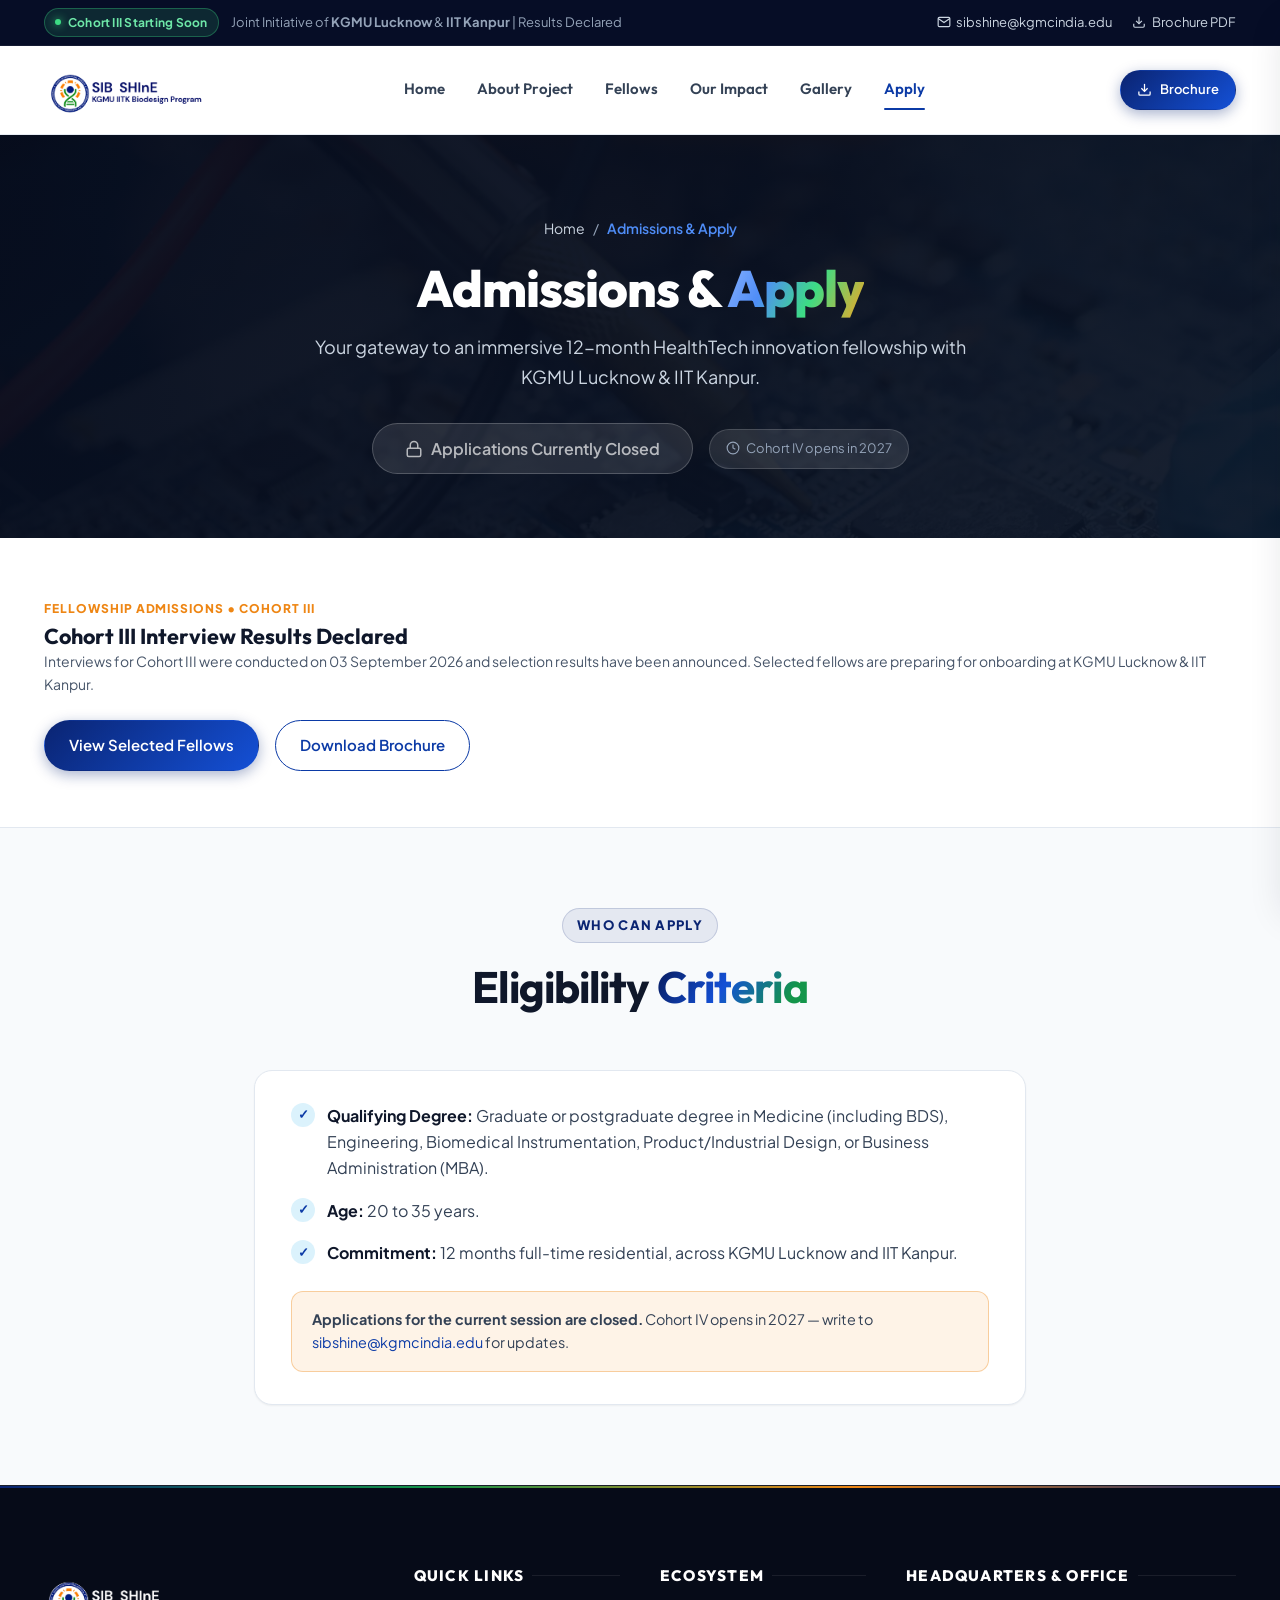
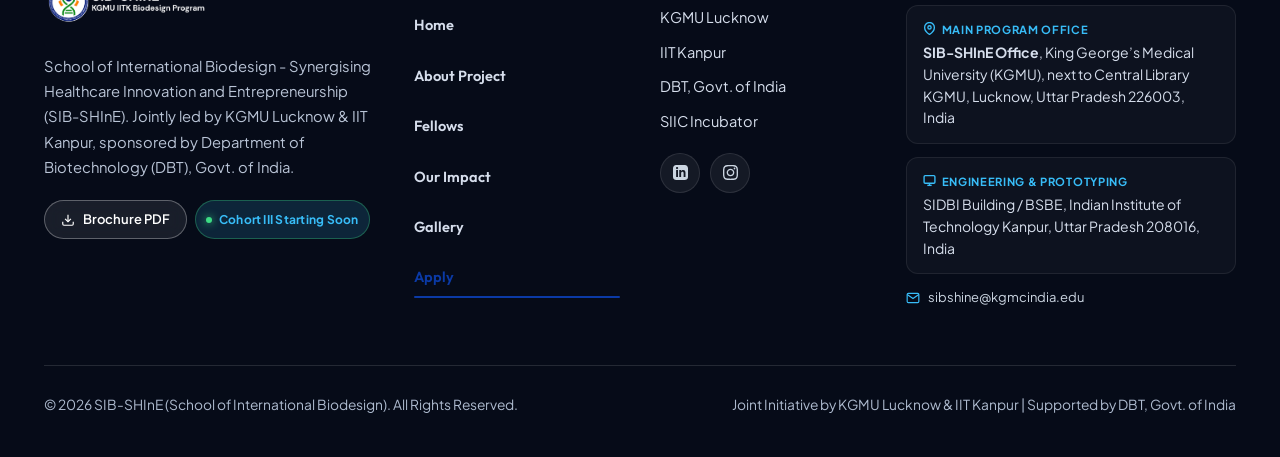
<file: apply.html>
<!DOCTYPE html>
<html lang="en">
<head>
  <meta charset="UTF-8">
  <meta http-equiv="X-UA-Compatible" content="IE=edge">
  <meta name="viewport" content="width=device-width, initial-scale=1.0">
  <title>Admissions & Apply | SIB-SHInE - Biodesign Fellowship</title>
  <meta name="description" content="Apply for the SIB-SHInE Biodesign Fellowship jointly led by KGMU Lucknow & IIT Kanpur. Test your eligibility, review requirements, and access the application portal.">
  <link rel="icon" type="image/png" href="assets/images/siblogo.png">

  <!-- Stylesheets -->
  <link rel="stylesheet" href="assets/css/main.css">
</head>
<body>

  <!-- Top Notification Bar -->
  <div class="top-notice-bar">
    <div class="container top-notice-content">
      <div style="display: flex; align-items: center; gap: 0.75rem;">
        <span class="badge-live"><span class="badge-pulse"></span> Cohort III Starting Soon</span>
        <span>Joint Initiative of <strong>KGMU Lucknow</strong> & <strong>IIT Kanpur</strong> | Results Declared</span>
      </div>
      <div class="top-notice-links">
        <a href="mailto:sibshine@kgmcindia.edu">
          <svg width="14" height="14" viewBox="0 0 24 24" fill="none" stroke="currentColor" stroke-width="2"><path d="M4 4h16c1.1 0 2 .9 2 2v12c0 1.1-.9 2-2 2H4c-1.1 0-2-.9-2-2V6c0-1.1.9-2 2-2z"></path><polyline points="22,6 12,13 2,6"></polyline></svg>
          sibshine@kgmcindia.edu
        </a>
        <a href="assets/pdf/SIB_Brochure_2nd_cohort.pdf" target="_blank" rel="noopener">
          <svg width="14" height="14" viewBox="0 0 24 24" fill="none" stroke="currentColor" stroke-width="2"><path d="M21 15v4a2 2 0 0 1-2 2H5a2 2 0 0 1-2-2v-4"></path><polyline points="7 10 12 15 17 10"></polyline><line x1="12" y1="15" x2="12" y2="3"></line></svg>
          Brochure PDF
        </a>
      </div>
    </div>
  </div>

  <!-- Main Navigation Header -->
  <header class="header-nav">
    <div class="container navbar">
      <a href="index.html" class="nav-brand">
        <img src="assets/images/siblogo.png" alt="SIB-SHInE Logo" class="logo">
      </a>

      <nav class="nav-menu">
        <a href="index.html" class="nav-link">Home</a>
        <a href="about.html" class="nav-link">About Project</a>
        <a href="members.html" class="nav-link">Fellows</a>
        <a href="our-impact.html" class="nav-link">Our Impact</a>
        <a href="gallery.html" class="nav-link">Gallery</a>
        <a href="apply.html" class="nav-link active">Apply</a>
      </nav>

      <div class="nav-actions">
        <a href="assets/pdf/SIB_Brochure_2nd_cohort.pdf" target="_blank" class="btn btn-primary btn-sm btn-pill">
          <svg width="15" height="15" viewBox="0 0 24 24" fill="none" stroke="currentColor" stroke-width="2"><path d="M21 15v4a2 2 0 0 1-2 2H5a2 2 0 0 1-2-2v-4"></path><polyline points="7 10 12 15 17 10"></polyline><line x1="12" y1="15" x2="12" y2="3"></line></svg>
          Brochure
        </a>
      </div>

      <button class="nav-toggle" aria-label="Toggle navigation menu">
        <svg width="24" height="24" viewBox="0 0 24 24" fill="none" stroke="currentColor" stroke-width="2"><line x1="3" y1="12" x2="21" y2="12"></line><line x1="3" y1="6" x2="21" y2="6"></line><line x1="3" y1="18" x2="21" y2="18"></line></svg>
      </button>
    </div>
  </header>

  <!-- Mobile Drawer Menu -->
  <div class="mobile-menu-overlay"></div>
  <aside class="mobile-drawer">
    <div class="mobile-drawer-header">
      <img src="assets/images/siblogo.png" alt="SIB-SHInE" style="height: 38px;">
      <button class="mobile-drawer-close" aria-label="Close menu">&times;</button>
    </div>
    <div class="mobile-nav-links">
      <a href="index.html" class="nav-link">Home</a>
      <a href="about.html" class="nav-link">About Project</a>
      <a href="members.html" class="nav-link">Fellows</a>
      <a href="our-impact.html" class="nav-link">Our Impact</a>
      <a href="gallery.html" class="nav-link">Gallery</a>
      <a href="apply.html" class="nav-link active">Apply</a>
    </div>
    <div style="margin-top: auto; display: flex; flex-direction: column; gap: 0.75rem;">
      <a href="assets/pdf/SIB_Brochure_2nd_cohort.pdf" target="_blank" class="btn btn-primary btn-pill">
        Download Brochure
      </a>
      <a href="apply.html" class="btn btn-secondary btn-pill">
        Check Eligibility
      </a>
    </div>
  </aside>

  <!-- Page Hero Banner -->
  <section class="page-hero" style="background-image: url('assets/images/apply/apply_banner.webp');">
    <div class="container">
      <div class="breadcrumbs">
        <a href="index.html">Home</a>
        <span>/</span>
        <span class="current">Admissions & Apply</span>
      </div>
      <h1 class="page-hero-title">Admissions & <span class="gradient-text">Apply</span></h1>
      <p class="page-hero-subtitle">
        Your gateway to an immersive 12-month HealthTech innovation fellowship with KGMU Lucknow & IIT Kanpur.
      </p>
      <div style="margin-top: 2rem; display: flex; align-items: center; justify-content: center; gap: 1rem; flex-wrap: wrap;">
        <button disabled class="btn btn-disabled btn-pill" style="display: inline-flex; align-items: center; gap: 0.5rem; opacity: 0.7; cursor: not-allowed; background: rgba(255,255,255,0.15); border: 1px solid rgba(255,255,255,0.3); color: #ffffff; padding: 0.875rem 2rem; font-size: 1rem; font-weight: 600; border-radius: 9999px;">
          <svg width="18" height="18" viewBox="0 0 24 24" fill="none" stroke="currentColor" stroke-width="2"><rect x="3" y="11" width="18" height="11" rx="2" ry="2"></rect><path d="M7 11V7a5 5 0 0 1 10 0v4"></path></svg>
          Applications Currently Closed
        </button>
        <span style="font-size: 0.8125rem; color: #94a3b8; background: rgba(255,255,255,0.1); padding: 0.5rem 1rem; border-radius: 9999px; border: 1px solid rgba(255,255,255,0.15);">
          <svg width="14" height="14" viewBox="0 0 24 24" fill="none" stroke="currentColor" stroke-width="2" style="vertical-align: -2px; margin-right: 4px;"><circle cx="12" cy="12" r="10"></circle><polyline points="12 6 12 12 16 14"></polyline></svg>
          Cohort IV opens in 2027
        </span>
      </div>
    </div>
  </section>

  <!-- Admissions Status Notice Strip -->
  <section class="section section-sm" style="background: #ffffff; border-bottom: 1px solid var(--border-slate-200);">
    <div class="container" style="display: flex; align-items: center; justify-content: space-between; flex-wrap: wrap; gap: 1.5rem;">
      <div>
        <span style="display: inline-block; font-size: 0.75rem; text-transform: uppercase; letter-spacing: 0.08em; color: var(--color-brand-saffron); font-weight: 800; margin-bottom: 0.25rem;">Fellowship Admissions • Cohort III</span>
        <h3 style="color: var(--text-slate-900); font-size: 1.35rem;">Cohort III Interview Results Declared</h3>
        <p style="color: var(--text-slate-600); font-size: 0.875rem; margin: 0;">Interviews for Cohort III were conducted on 03 September 2026 and selection results have been announced. Selected fellows are preparing for onboarding at KGMU Lucknow & IIT Kanpur.</p>
      </div>
      <div style="display: flex; gap: 1rem; flex-wrap: wrap;">
        <a href="members.html" class="btn btn-primary btn-pill">
          View Selected Fellows
        </a>
        <a href="assets/pdf/SIB_Brochure_2nd_cohort.pdf" target="_blank" class="btn btn-outline btn-pill">
          Download Brochure
        </a>
      </div>
    </div>
  </section>

  <!-- Eligibility Criteria -->
  <section class="section section-slate">
    <div class="container" style="max-width: 820px;">
      <div class="section-header">
        <span class="section-kicker">Who Can Apply</span>
        <h2 class="section-title">Eligibility <span class="gradient-text">Criteria</span></h2>
      </div>
      <div class="feature-card" style="padding: 2rem 2.25rem;">
        <ul style="display: flex; flex-direction: column; gap: 1rem; list-style: none;">
          <li style="display: flex; gap: 0.75rem; align-items: flex-start;">
            <span style="width: 24px; height: 24px; border-radius: 50%; background: rgba(14, 165, 233, 0.15); color: var(--color-blue-600); display: flex; align-items: center; justify-content: center; flex-shrink: 0; font-size: 0.8rem; font-weight: 700;">&#10003;</span>
            <div><strong style="color: var(--text-slate-900);">Qualifying Degree:</strong> Graduate or postgraduate degree in Medicine (including BDS), Engineering, Biomedical Instrumentation, Product/Industrial Design, or Business Administration (MBA).</div>
          </li>
          <li style="display: flex; gap: 0.75rem; align-items: flex-start;">
            <span style="width: 24px; height: 24px; border-radius: 50%; background: rgba(14, 165, 233, 0.15); color: var(--color-blue-600); display: flex; align-items: center; justify-content: center; flex-shrink: 0; font-size: 0.8rem; font-weight: 700;">&#10003;</span>
            <div><strong style="color: var(--text-slate-900);">Age:</strong> 20 to 35 years.</div>
          </li>
          <li style="display: flex; gap: 0.75rem; align-items: flex-start;">
            <span style="width: 24px; height: 24px; border-radius: 50%; background: rgba(14, 165, 233, 0.15); color: var(--color-blue-600); display: flex; align-items: center; justify-content: center; flex-shrink: 0; font-size: 0.8rem; font-weight: 700;">&#10003;</span>
            <div><strong style="color: var(--text-slate-900);">Commitment:</strong> 12 months full-time residential, across KGMU Lucknow and IIT Kanpur.</div>
          </li>
        </ul>
        <div style="margin-top: 1.5rem; padding: 1rem 1.25rem; border-radius: var(--radius-md); background: rgba(238, 134, 20, 0.1); border: 1px solid rgba(238, 134, 20, 0.35); font-size: 0.9rem; color: var(--text-slate-700);">
          <strong>Applications for the current session are closed.</strong> Cohort IV opens in 2027 — write to <a href="mailto:sibshine@kgmcindia.edu">sibshine@kgmcindia.edu</a> for updates.
        </div>
      </div>
    </div>
  </section>

  <!-- Institutional Footer -->
  <footer class="footer">
    <div class="container">
      <div class="footer-top">
        <div class="footer-brand">
          <img src="assets/images/SIB SHInEwhite logo.png" alt="SIB-SHInE Logo" class="logo logo-white">
          <p>
            School of International Biodesign - Synergising Healthcare Innovation and Entrepreneurship (SIB-SHInE). Jointly led by KGMU Lucknow & IIT Kanpur, sponsored by Department of Biotechnology (DBT), Govt. of India.
          </p>
          <div style="display: flex; gap: 0.5rem; flex-wrap: wrap;">
            <a href="assets/pdf/SIB_Brochure_2nd_cohort.pdf" target="_blank" class="btn btn-outline-white btn-sm btn-pill">
              <svg width="14" height="14" viewBox="0 0 24 24" fill="none" stroke="currentColor" stroke-width="2"><path d="M21 15v4a2 2 0 0 1-2 2H5a2 2 0 0 1-2-2v-4"></path><polyline points="7 10 12 15 17 10"></polyline><line x1="12" y1="15" x2="12" y2="3"></line></svg>
              Brochure PDF
            </a>
            <span class="badge-live" style="background: rgba(56, 189, 248, 0.15); color: #38bdf8;">
              <span class="badge-pulse"></span> Cohort III Starting Soon
            </span>
          </div>
        </div>

        <div>
          <h4 class="footer-heading">Quick Links</h4>
          <div class="footer-links">
            <a href="index.html" class="nav-link">Home</a>
            <a href="about.html" class="nav-link">About Project</a>
            <a href="members.html" class="nav-link">Fellows</a>
            <a href="our-impact.html" class="nav-link">Our Impact</a>
            <a href="gallery.html" class="nav-link">Gallery</a>
            <a href="apply.html" class="nav-link">Apply</a>
          </div>
        </div>

        <div>
          <h4 class="footer-heading">Ecosystem</h4>
          <div class="footer-links">
            <a href="https://www.kgmu.org" target="_blank" rel="noopener">KGMU Lucknow</a>
            <a href="https://www.iitk.ac.in" target="_blank" rel="noopener">IIT Kanpur</a>
            <a href="https://dbt.gov.in" target="_blank" rel="noopener">DBT, Govt. of India</a>
            <a href="https://siicincubator.com" target="_blank" rel="noopener">SIIC Incubator</a>
          </div>
          <div class="footer-social-group">
            <a href="https://www.linkedin.com/company/sibshine/" target="_blank" rel="noopener" class="social-btn" aria-label="LinkedIn">
              <svg width="15" height="15" viewBox="0 0 24 24" fill="currentColor"><path d="M19 0h-14c-2.761 0-5 2.239-5 5v14c0 2.761 2.239 5 5 5h14c2.762 0 5-2.239 5-5v-14c0-2.761-2.238-5-5-5zm-11 19h-3v-11h3v11zm-1.5-12.268c-.966 0-1.75-.79-1.75-1.764s.784-1.764 1.75-1.764 1.75.79 1.75 1.764-.783 1.764-1.75 1.764zm13.5 12.268h-3v-5.604c0-3.368-4-3.113-4 0v5.604h-3v-11h3v1.765c1.396-2.586 7-2.777 7 2.476v6.759z"/></svg>
            </a>
            <a href="https://www.instagram.com/sibshine_iitk_kgmu/" target="_blank" rel="noopener" class="social-btn" aria-label="Instagram">
              <svg width="15" height="15" viewBox="0 0 24 24" fill="currentColor"><path d="M12 2.163c3.204 0 3.584.012 4.85.07 3.252.148 4.771 1.691 4.919 4.919.058 1.265.069 1.645.069 4.849 0 3.205-.012 3.584-.069 4.849-.149 3.225-1.664 4.771-4.919 4.919-1.266.058-1.644.07-4.85.07-3.204 0-3.584-.012-4.849-.07-3.26-.149-4.771-1.699-4.919-4.92-.058-1.265-.07-1.644-.07-4.849 0-3.204.013-3.583.07-4.849.149-3.227 1.664-4.771 4.919-4.919 1.266-.057 1.645-.069 4.849-.069zm0-2.163c-3.259 0-3.667.014-4.947.072-4.358.2-6.78 2.618-6.98 6.98-.059 1.281-.073 1.689-.073 4.948 0 3.259.014 3.668.072 4.948.2 4.358 2.618 6.78 6.98 6.98 1.281.058 1.689.072 4.948.072 3.259 0 3.668-.014 4.948-.072 4.354-.2 6.782-2.618 6.979-6.98.059-1.28.073-1.689.073-4.948 0-3.259-.014-3.667-.072-4.947-.196-4.354-2.617-6.78-6.979-6.98-1.281-.059-1.69-.073-4.949-.073zm0 5.838c-3.403 0-6.162 2.759-6.162 6.162s2.759 6.163 6.162 6.163 6.162-2.759 6.162-6.163c0-3.403-2.759-6.162-6.162-6.162zm0 10.162c-2.209 0-4-1.79-4-4 0-2.209 1.791-4 4-4s4 1.791 4 4c0 2.21-1.791 4-4 4zm6.406-11.845c-.796 0-1.441.645-1.441 1.44s.645 1.44 1.441 1.44c.795 0 1.439-.645 1.439-1.44s-.644-1.44-1.439-1.44z"/></svg>
            </a>
          </div>
        </div>

        <div>
          <h4 class="footer-heading">Headquarters & Office</h4>
          <div class="footer-contact-box">
            <div class="office-tag">
              <svg width="13" height="13" viewBox="0 0 24 24" fill="none" stroke="currentColor" stroke-width="2.5"><path d="M21 10c0 7-9 13-9 13s-9-6-9-13a9 9 0 0 1 18 0z"></path><circle cx="12" cy="10" r="3"></circle></svg>
              Main Program Office
            </div>
            <p><strong>SIB-SHInE Office</strong>, King George’s Medical University (KGMU), next to Central Library KGMU, Lucknow, Uttar Pradesh 226003, India</p>
          </div>

          <div class="footer-contact-box">
            <div class="office-tag">
              <svg width="13" height="13" viewBox="0 0 24 24" fill="none" stroke="currentColor" stroke-width="2.5"><rect x="2" y="3" width="20" height="14" rx="2" ry="2"></rect><line x1="8" y1="21" x2="16" y2="21"></line><line x1="12" y1="17" x2="12" y2="21"></line></svg>
              Engineering & Prototyping
            </div>
            <p>SIDBI Building / BSBE, Indian Institute of Technology Kanpur, Uttar Pradesh 208016, India</p>
          </div>

          <div style="margin-top: 0.75rem; display: flex; align-items: center; gap: 0.5rem; font-size: 0.8125rem;">
            <svg width="14" height="14" viewBox="0 0 24 24" fill="none" stroke="#38bdf8" stroke-width="2"><path d="M4 4h16c1.1 0 2 .9 2 2v12c0 1.1-.9 2-2 2H4c-1.1 0-2-.9-2-2V6c0-1.1.9-2 2-2z"></path><polyline points="22,6 12,13 2,6"></polyline></svg>
            <a href="mailto:sibshine@kgmcindia.edu" style="color: #cbd5e1; text-decoration: none;">sibshine@kgmcindia.edu</a>
          </div>
        </div>
      </div>

      <div class="footer-bottom">
        <div>
          © 2026 SIB-SHInE (School of International Biodesign). All Rights Reserved.
        </div>
        <div>
          Joint Initiative by KGMU Lucknow & IIT Kanpur | Supported by DBT, Govt. of India
        </div>
      </div>
    </div>
  </footer>

  <!-- Floating Back to Top Button -->
  <button class="back-to-top" aria-label="Scroll to top">
    <svg width="20" height="20" viewBox="0 0 24 24" fill="none" stroke="currentColor" stroke-width="2"><polyline points="18 15 12 9 6 15"></polyline></svg>
  </button>

  <!-- JavaScript Engine -->
  <script src="assets/js/main.js"></script>
</body>
</html>
</file>
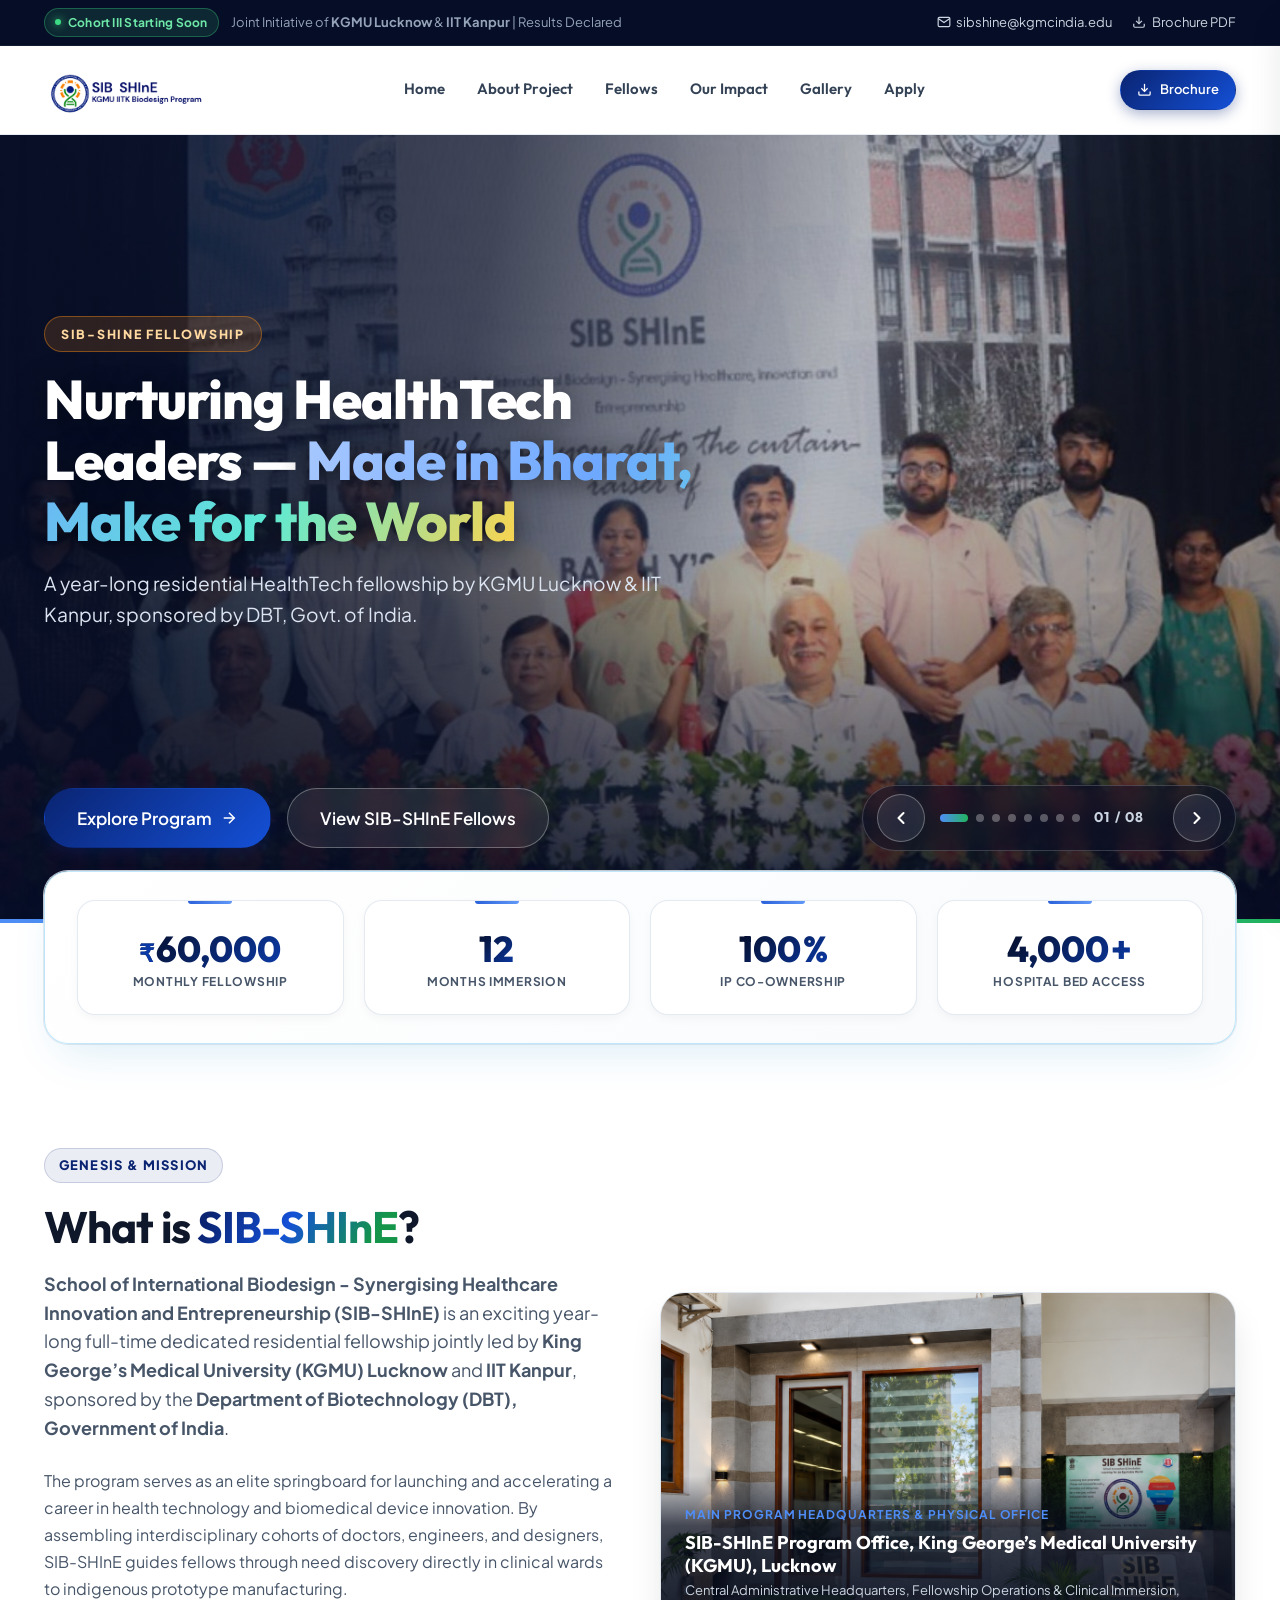
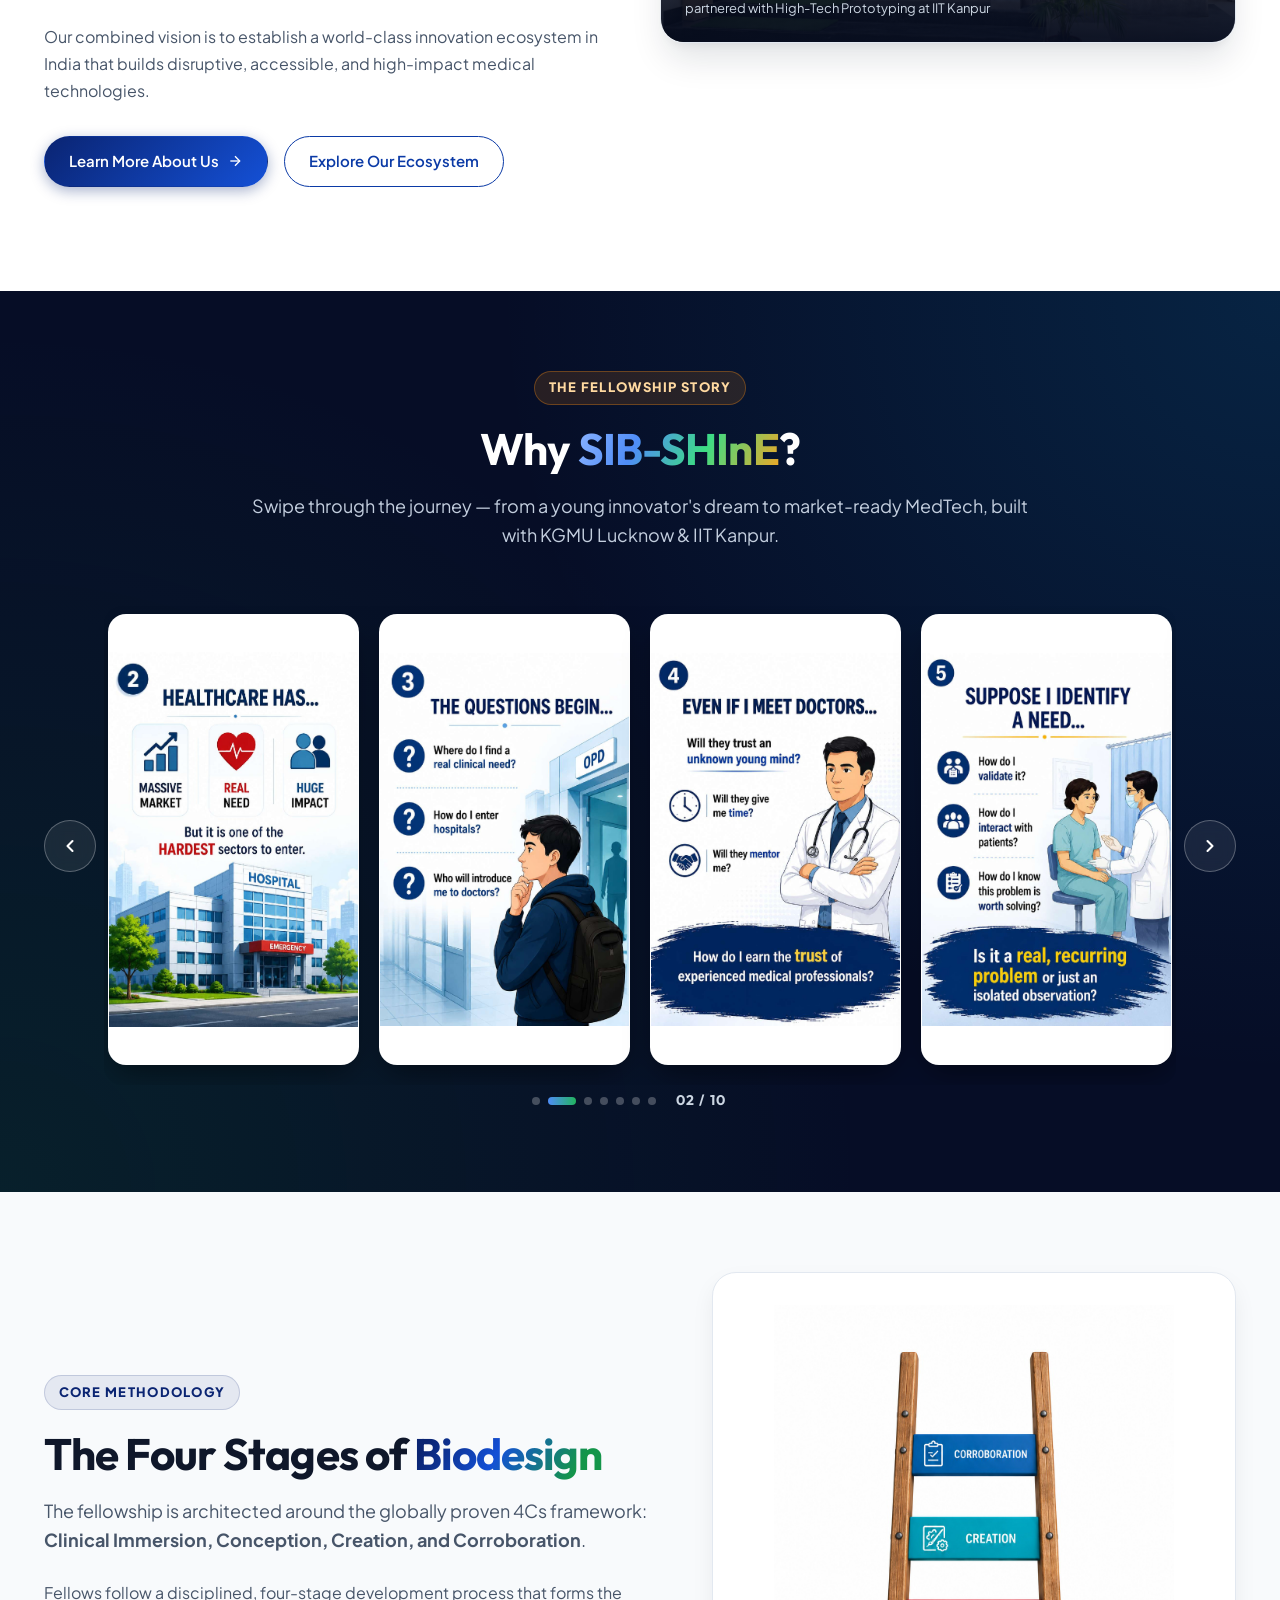
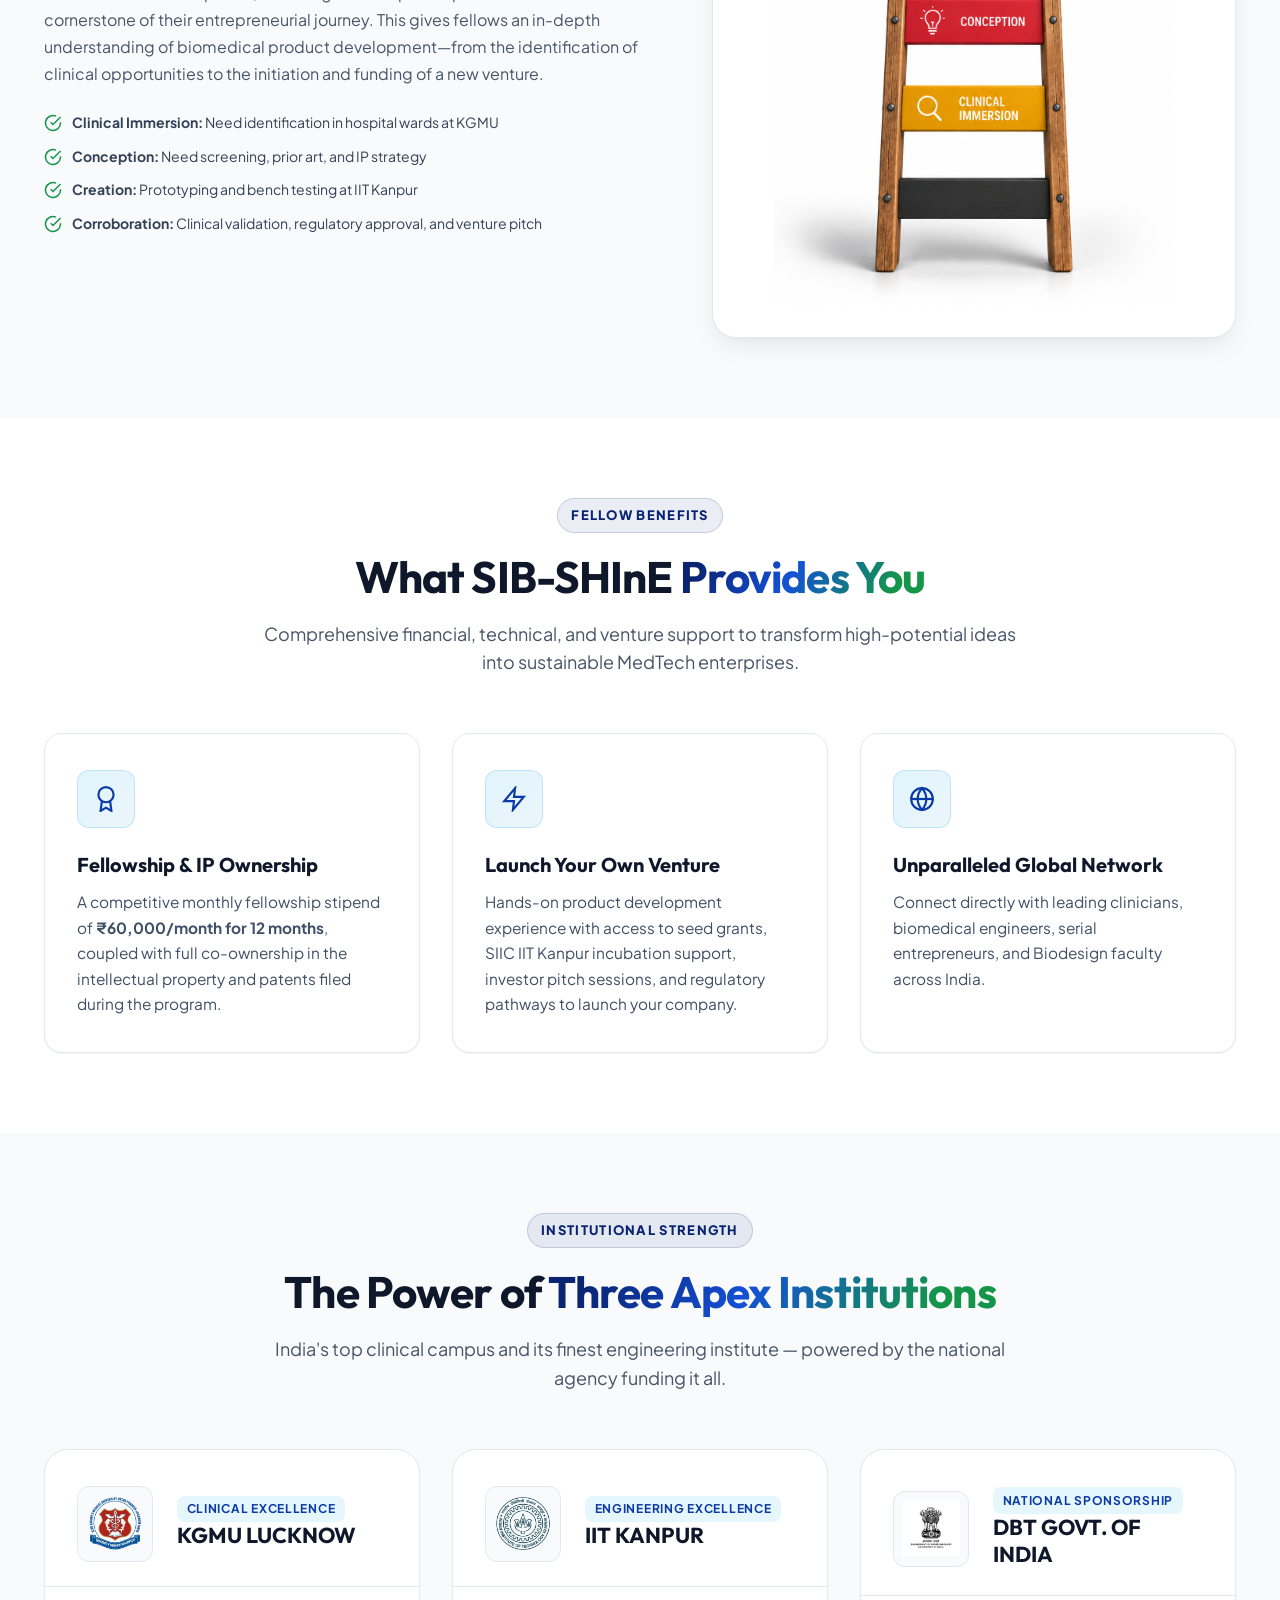
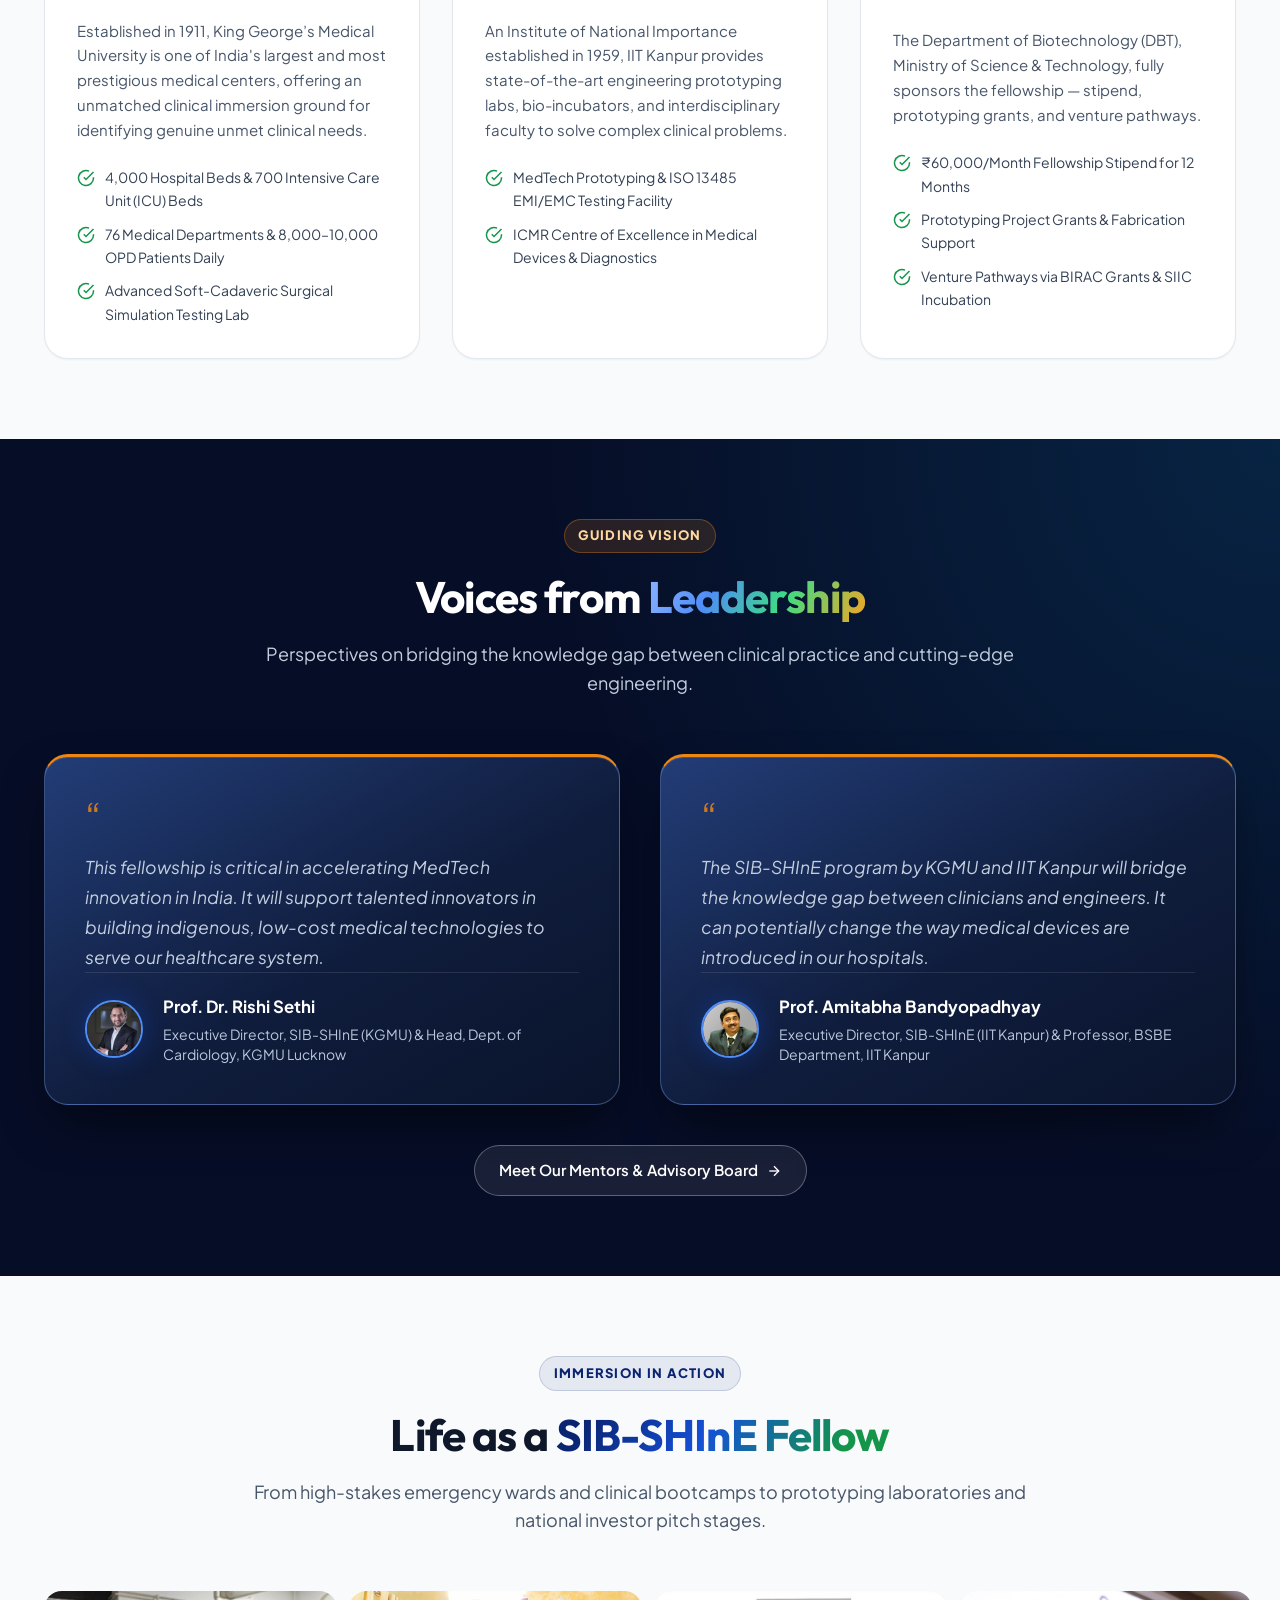
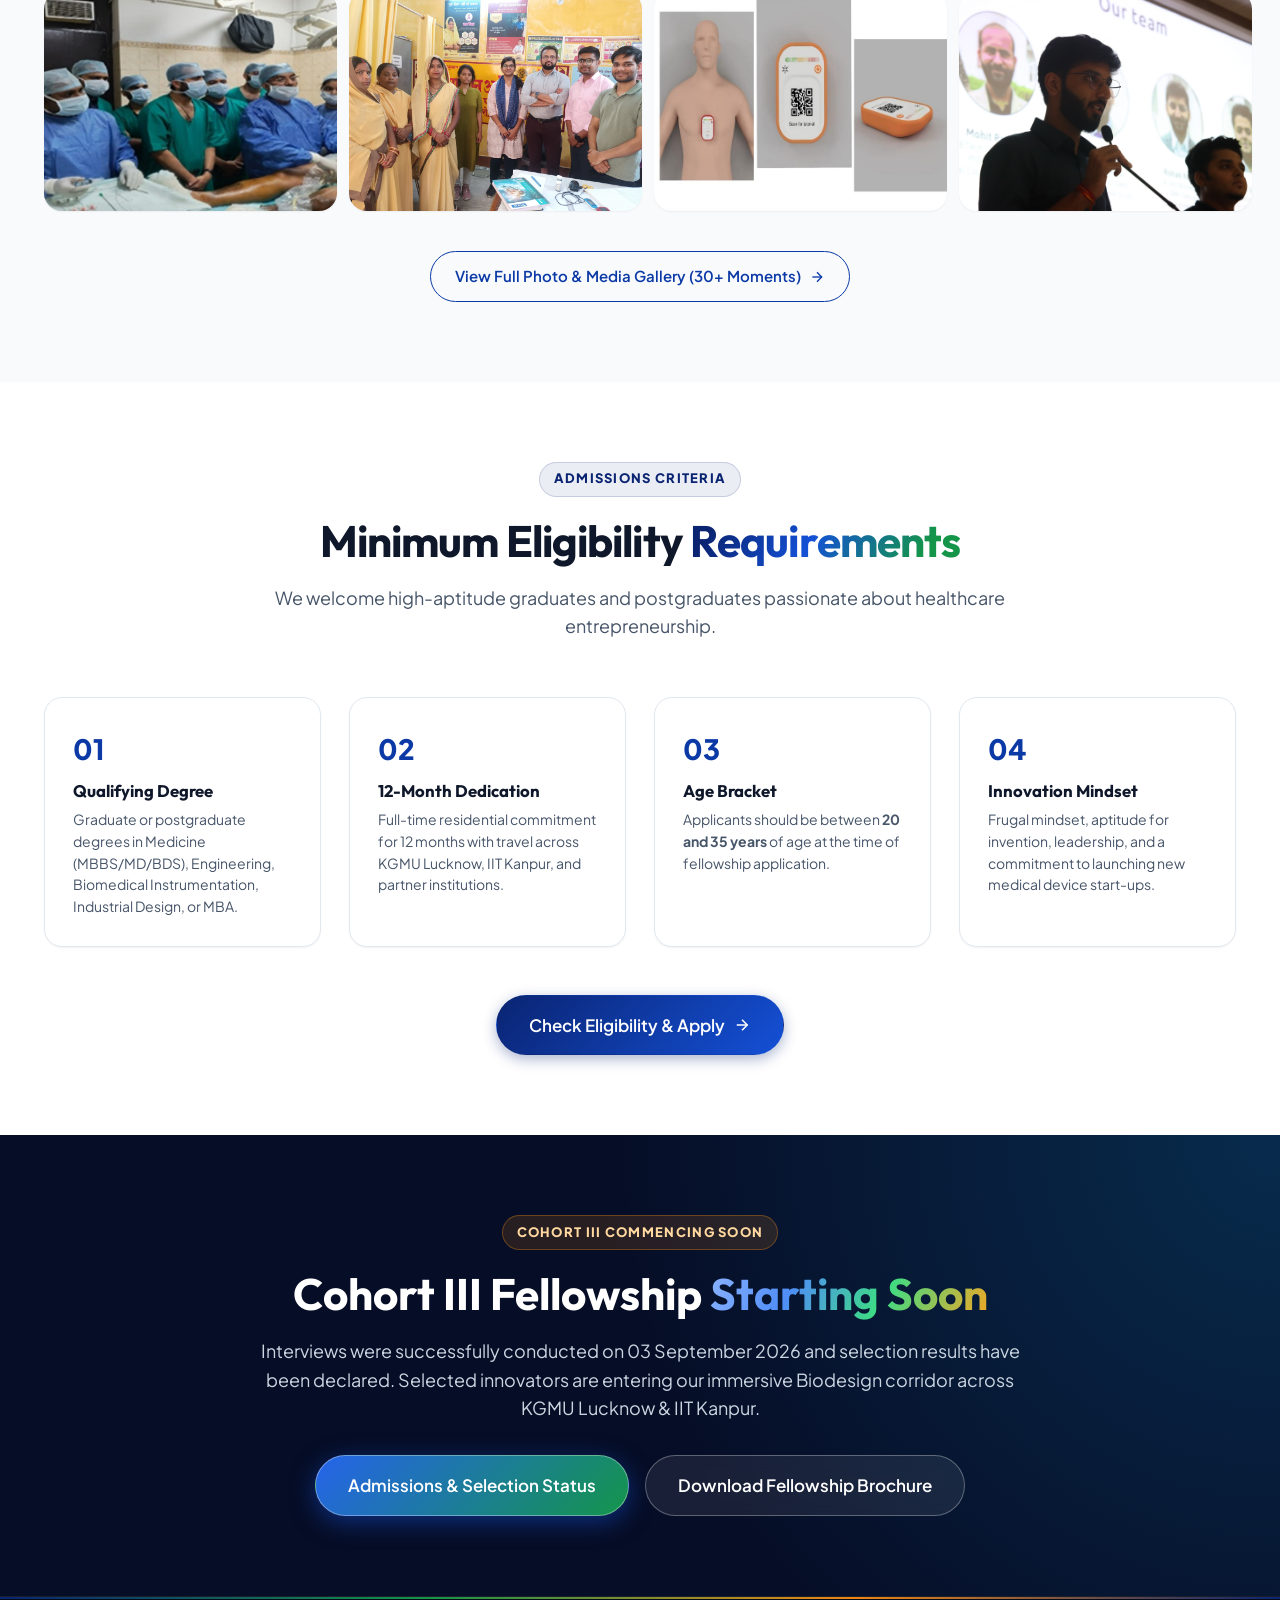
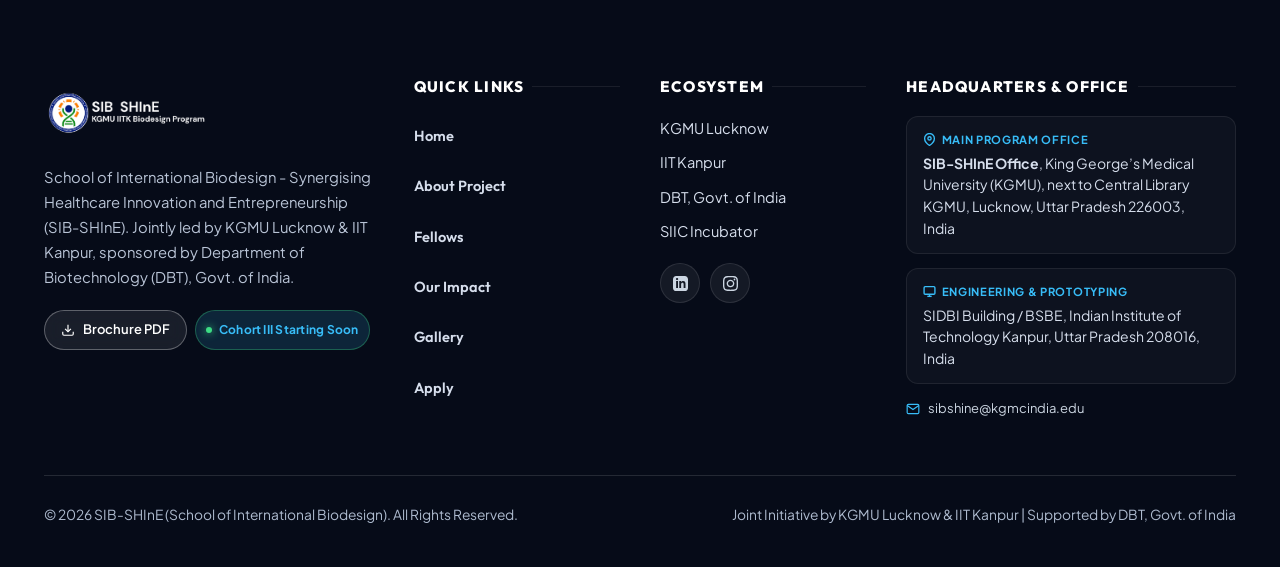
<file: index-slider.html>
<!DOCTYPE html>
<html lang="en">
<head>
  <meta charset="UTF-8">
  <meta http-equiv="X-UA-Compatible" content="IE=edge">
  <meta name="viewport" content="width=device-width, initial-scale=1.0">
  <title>SIB-SHInE | School of International Biodesign - KGMU Lucknow & IIT Kanpur</title>
  <meta name="description" content="SIB-SHInE is a prestigious year-long full-time residential fellowship jointly led by KGMU Lucknow and IIT Kanpur, sponsored by DBT, Govt. of India, nurturing HealthTech innovators.">
  <link rel="icon" type="image/png" href="assets/images/siblogo.png">

  <!-- Stylesheets -->
  <link rel="stylesheet" href="assets/css/main.css">
</head>
<body>

  <!-- Top Notification Bar -->
  <div class="top-notice-bar">
    <div class="container top-notice-content">
      <div style="display: flex; align-items: center; gap: 0.75rem;">
        <span class="badge-live"><span class="badge-pulse"></span> Cohort III Starting Soon</span>
        <span>Joint Initiative of <strong>KGMU Lucknow</strong> & <strong>IIT Kanpur</strong> | Results Declared</span>
      </div>
      <div class="top-notice-links">
        <a href="mailto:sibshine@kgmcindia.edu">
          <svg width="14" height="14" viewBox="0 0 24 24" fill="none" stroke="currentColor" stroke-width="2"><path d="M4 4h16c1.1 0 2 .9 2 2v12c0 1.1-.9 2-2 2H4c-1.1 0-2-.9-2-2V6c0-1.1.9-2 2-2z"></path><polyline points="22,6 12,13 2,6"></polyline></svg>
          sibshine@kgmcindia.edu
        </a>
        <a href="assets/pdf/SIB_Brochure_2nd_cohort.pdf" target="_blank" rel="noopener">
          <svg width="14" height="14" viewBox="0 0 24 24" fill="none" stroke="currentColor" stroke-width="2"><path d="M21 15v4a2 2 0 0 1-2 2H5a2 2 0 0 1-2-2v-4"></path><polyline points="7 10 12 15 17 10"></polyline><line x1="12" y1="15" x2="12" y2="3"></line></svg>
          Brochure PDF
        </a>
      </div>
    </div>
  </div>

  <!-- Main Navigation Header -->
  <header class="header-nav">
    <div class="container navbar">
      <a href="index.html" class="nav-brand">
        <img src="assets/images/siblogo.png" alt="SIB-SHInE Logo" class="logo">
      </a>

      <nav class="nav-menu">
        <a href="index.html" class="nav-link active">Home</a>
        <a href="about.html" class="nav-link">About Project</a>
        <a href="members.html" class="nav-link">Fellows</a>
        <a href="our-impact.html" class="nav-link">Our Impact</a>
        <a href="gallery.html" class="nav-link">Gallery</a>
        <a href="apply.html" class="nav-link">Apply</a>
      </nav>

      <div class="nav-actions">
        <a href="assets/pdf/SIB_Brochure_2nd_cohort.pdf" target="_blank" class="btn btn-primary btn-sm btn-pill">
          <svg width="15" height="15" viewBox="0 0 24 24" fill="none" stroke="currentColor" stroke-width="2"><path d="M21 15v4a2 2 0 0 1-2 2H5a2 2 0 0 1-2-2v-4"></path><polyline points="7 10 12 15 17 10"></polyline><line x1="12" y1="15" x2="12" y2="3"></line></svg>
          Brochure
        </a>
      </div>

      <button class="nav-toggle" aria-label="Toggle navigation menu">
        <svg width="24" height="24" viewBox="0 0 24 24" fill="none" stroke="currentColor" stroke-width="2"><line x1="3" y1="12" x2="21" y2="12"></line><line x1="3" y1="6" x2="21" y2="6"></line><line x1="3" y1="18" x2="21" y2="18"></line></svg>
      </button>
    </div>
  </header>

  <!-- Mobile Drawer Menu -->
  <div class="mobile-menu-overlay"></div>
  <aside class="mobile-drawer">
    <div class="mobile-drawer-header">
      <img src="assets/images/siblogo.png" alt="SIB-SHInE" style="height: 38px;">
      <button class="mobile-drawer-close" aria-label="Close menu">&times;</button>
    </div>
    <div class="mobile-nav-links">
      <a href="index.html" class="nav-link active">Home</a>
      <a href="about.html" class="nav-link">About Project</a>
      <a href="members.html" class="nav-link">Fellows</a>
      <a href="our-impact.html" class="nav-link">Our Impact</a>
      <a href="gallery.html" class="nav-link">Gallery</a>
      <a href="apply.html" class="nav-link">Apply</a>
    </div>
    <div style="margin-top: auto; display: flex; flex-direction: column; gap: 0.75rem;">
      <a href="assets/pdf/SIB_Brochure_2nd_cohort.pdf" target="_blank" class="btn btn-primary btn-pill">
        Download Brochure
      </a>
      <a href="apply.html" class="btn btn-secondary btn-pill">
        Check Eligibility
      </a>
    </div>
  </aside>

  <!-- Hero Image Slider -->
  <section class="hero-slider" id="heroSlider" tabindex="0" aria-label="SIB-SHInE highlights. Use left and right arrow keys to navigate.">
    <div class="hero-slides">
      <div class="hero-slide is-active" role="group" aria-roledescription="slide" aria-label="Slide 1 of 8">
        <div class="hero-slide-bg" style="background-image: url('slider-new/3.jpg');"></div>
        <div class="hero-slide-shade"></div>
        <div class="container hero-slide-inner">
          <div class="hero-slide-text">
            <span class="hero-slide-kicker">SIB-SHInE Fellowship</span>
            <h1 class="hero-slide-title">Nurturing HealthTech Leaders — <span class="gradient-text">Made in Bharat, Make for the World</span></h1>
            <p class="hero-slide-sub">A year-long residential HealthTech fellowship by KGMU Lucknow &amp; IIT Kanpur, sponsored by DBT, Govt. of India.</p>
            <div class="hero-cta-group" style="margin-top: 1.75rem;">
              <a href="about.html#program" class="btn btn-primary btn-lg btn-pill">
                Explore Program
                <svg width="18" height="18" viewBox="0 0 24 24" fill="none" stroke="currentColor" stroke-width="2"><line x1="5" y1="12" x2="19" y2="12"></line><polyline points="12 5 19 12 12 19"></polyline></svg>
              </a>
              <a href="members.html" class="btn btn-outline-white btn-lg btn-pill">
                View Fellows
              </a>
            </div>
          </div>
        </div>
      </div>
      <div class="hero-slide is-clean" role="group" aria-roledescription="slide" aria-label="Slide 2 of 8">
        <div class="hero-slide-bg" style="background-image: url('slider-new/1.jpg');"></div>
        <div class="hero-slide-shade"></div>
      </div>
      <div class="hero-slide is-clean" role="group" aria-roledescription="slide" aria-label="Slide 3 of 8">
        <div class="hero-slide-bg" style="background-image: url('slider-new/2.jpg');"></div>
        <div class="hero-slide-shade"></div>
      </div>
      <div class="hero-slide is-clean" role="group" aria-roledescription="slide" aria-label="Slide 4 of 8">
        <div class="hero-slide-bg" style="background-image: url('slider-new/4.jpg');"></div>
        <div class="hero-slide-shade"></div>
      </div>
      <div class="hero-slide is-clean" role="group" aria-roledescription="slide" aria-label="Slide 5 of 8">
        <div class="hero-slide-bg" style="background-image: url('slider-new/5.jpg');"></div>
        <div class="hero-slide-shade"></div>
      </div>
      <div class="hero-slide is-clean" role="group" aria-roledescription="slide" aria-label="Slide 6 of 8">
        <div class="hero-slide-bg" style="background-image: url('slider-new/6.jpg');"></div>
        <div class="hero-slide-shade"></div>
      </div>
      <div class="hero-slide is-clean" role="group" aria-roledescription="slide" aria-label="Slide 7 of 8">
        <div class="hero-slide-bg" style="background-image: url('slider-new/7.jpg');"></div>
        <div class="hero-slide-shade"></div>
      </div>
      <div class="hero-slide is-clean" role="group" aria-roledescription="slide" aria-label="Slide 8 of 8">
        <div class="hero-slide-bg" style="background-image: url('slider-new/8.jpg');"></div>
        <div class="hero-slide-shade"></div>
      </div>
    </div>

    <div class="container hero-static-wrap">
      <div class="hero-static-text">
        <span class="hero-slide-kicker">SIB-SHInE Fellowship</span>
        <h1 class="hero-slide-title">Nurturing HealthTech Leaders — <span class="gradient-text">Made in Bharat, Make for the World</span></h1>
        <p class="hero-slide-sub">A year-long residential HealthTech fellowship by KGMU Lucknow &amp; IIT Kanpur, sponsored by DBT, Govt. of India.</p>
        <div class="hero-cta-group">
          <a href="about.html#program" class="btn btn-primary btn-lg btn-pill">
            Explore Program
            <svg width="18" height="18" viewBox="0 0 24 24" fill="none" stroke="currentColor" stroke-width="2"><line x1="5" y1="12" x2="19" y2="12"></line><polyline points="12 5 19 12 12 19"></polyline></svg>
          </a>
          <a href="members.html" class="btn btn-outline-white btn-lg btn-pill">
            View Fellows
          </a>
        </div>
      </div>
    </div>

    <div class="hero-slider-ui">
      <div class="container hero-slider-ui-inner">
        <div class="hero-cta-group hero-bar-ctas">
          <a href="about.html#program" class="btn btn-primary btn-lg btn-pill">
            Explore Program
            <svg width="18" height="18" viewBox="0 0 24 24" fill="none" stroke="currentColor" stroke-width="2"><line x1="5" y1="12" x2="19" y2="12"></line><polyline points="12 5 19 12 12 19"></polyline></svg>
          </a>
          <a href="members.html" class="btn btn-outline-white btn-lg btn-pill">
            View SIB-SHInE Fellows
          </a>
        </div>
        <div class="hero-slider-controls">
          <button class="hero-arrow hero-prev" type="button" aria-label="Previous slide">
            <svg width="20" height="20" viewBox="0 0 24 24" fill="none" stroke="currentColor" stroke-width="2.5" stroke-linecap="round" stroke-linejoin="round"><polyline points="15 18 9 12 15 6"></polyline></svg>
          </button>
          <div class="hero-dots" role="tablist" aria-label="Slides">
          <button type="button" class="hero-dot is-active" role="tab" aria-label="Go to slide 1"></button>
          <button type="button" class="hero-dot" role="tab" aria-label="Go to slide 2"></button>
          <button type="button" class="hero-dot" role="tab" aria-label="Go to slide 3"></button>
          <button type="button" class="hero-dot" role="tab" aria-label="Go to slide 4"></button>
          <button type="button" class="hero-dot" role="tab" aria-label="Go to slide 5"></button>
          <button type="button" class="hero-dot" role="tab" aria-label="Go to slide 6"></button>
          <button type="button" class="hero-dot" role="tab" aria-label="Go to slide 7"></button>
          <button type="button" class="hero-dot" role="tab" aria-label="Go to slide 8"></button>
          </div>
          <span class="hero-counter" aria-live="polite">01 / 08</span>
          <button class="hero-arrow hero-next" type="button" aria-label="Next slide">
            <svg width="20" height="20" viewBox="0 0 24 24" fill="none" stroke="currentColor" stroke-width="2.5" stroke-linecap="round" stroke-linejoin="round"><polyline points="9 18 15 12 9 6"></polyline></svg>
          </button>
        </div>
      </div>
    </div>
    <div class="hero-progress"><span id="heroProgress"></span></div>
  </section>

  <!-- Impact Metrics Strip -->
  <div class="container">
    <div class="impact-strip">
      <div class="impact-grid">
        <div class="impact-item">
          <div class="impact-num">
            <span class="currency">₹</span>
            <span data-count="60000">60,000</span>
          </div>
          <div class="impact-label">Monthly Fellowship</div>
        </div>
        <div class="impact-item">
          <div class="impact-num">
            <span data-count="12">12</span>
          </div>
          <div class="impact-label">Months Immersion</div>
        </div>
        <div class="impact-item">
          <div class="impact-num">
            <span data-count="100">100</span>%
          </div>
          <div class="impact-label">IP Co-Ownership</div>
        </div>
        <div class="impact-item">
          <div class="impact-num">
            <span data-count="4000">4,000</span>+
          </div>
          <div class="impact-label">Hospital Bed Access</div>
        </div>
      </div>
    </div>
  </div>

  <!-- What is SIB-SHInE Section -->
  <section class="section section-lg">
    <div class="container">
      <div class="grid-2" style="align-items: center;">
        <div>
          <span class="section-kicker">Genesis & Mission</span>
          <h2 class="section-title">What is <span class="gradient-text">SIB-SHInE</span>?</h2>
          <p class="section-subtitle" style="margin-bottom: 1.5rem;">
            <strong>School of International Biodesign - Synergising Healthcare Innovation and Entrepreneurship (SIB-SHInE)</strong> is an exciting year-long full-time dedicated residential fellowship jointly led by <strong>King George’s Medical University (KGMU) Lucknow</strong> and <strong>IIT Kanpur</strong>, sponsored by the <strong>Department of Biotechnology (DBT), Government of India</strong>.
          </p>
          <p style="color: var(--text-slate-600); line-height: 1.7; margin-bottom: 1.25rem;">
            The program serves as an elite springboard for launching and accelerating a career in health technology and biomedical device innovation. By assembling interdisciplinary cohorts of doctors, engineers, and designers, SIB-SHInE guides fellows through need discovery directly in clinical wards to indigenous prototype manufacturing.
          </p>
          <p style="color: var(--text-slate-600); line-height: 1.7; margin-bottom: 2rem;">
            Our combined vision is to establish a world-class innovation ecosystem in India that builds disruptive, accessible, and high-impact medical technologies.
          </p>
          <div style="display: flex; gap: 1rem; flex-wrap: wrap;">
            <a href="about.html" class="btn btn-primary btn-pill">
              Learn More About Us
              <svg width="16" height="16" viewBox="0 0 24 24" fill="none" stroke="currentColor" stroke-width="2"><line x1="5" y1="12" x2="19" y2="12"></line><polyline points="12 5 19 12 12 19"></polyline></svg>
            </a>
            <a href="about.html#program" class="btn btn-outline btn-pill">
              Explore Our Ecosystem
            </a>
          </div>
        </div>

        <div>
          <div style="position: relative; border-radius: var(--radius-xl); overflow: hidden; box-shadow: var(--shadow-xl); border: 1px solid var(--border-slate-200);">
            <img src="assets/images/sib shine office front.png" alt="SIB-SHInE Program Office Front View" style="width: 100%; height: auto; object-fit: cover;">
            <div class="genesis-overlay" style="position: absolute; bottom: 0; left: 0; right: 0; padding: 1.5rem; background: linear-gradient(to top, rgba(7, 13, 30, 0.96), rgba(7, 13, 30, 0.7) 70%, transparent); color: #ffffff;">
              <span class="genesis-kicker" style="font-size: 0.75rem; text-transform: uppercase; letter-spacing: 0.08em; color: var(--color-blue-400); font-weight: 700;">Main Program Headquarters & Physical Office</span>
              <h4 class="genesis-title" style="color: #ffffff; font-size: 1.15rem; margin-top: 0.25rem;">SIB-SHInE Program Office, King George’s Medical University (KGMU), Lucknow</h4>
              <p class="genesis-desc" style="color: #cbd5e1; font-size: 0.8125rem; margin-top: 0.25rem; line-height: 1.45;">Central Administrative Headquarters, Fellowship Operations & Clinical Immersion, partnered with High-Tech Prototyping at IIT Kanpur</p>
            </div>
          </div>
        </div>
      </div>
    </div>
  </section>

  <!-- Why SIB-SHInE Story Slider -->
  <section class="section section-dark why-slider-section" style="background-image: radial-gradient(circle at bottom left, rgba(20, 149, 74, 0.14), transparent 55%), radial-gradient(circle at top right, rgba(14, 165, 233, 0.15), transparent 50%);">
    <div class="container">
      <div class="section-header">
        <span class="section-kicker">The Fellowship Story</span>
        <h2 class="section-title" style="color: #ffffff;">Why <span class="gradient-text">SIB-SHInE</span>?</h2>
        <p class="section-subtitle">
          Swipe through the journey — from a young innovator's dream to market-ready MedTech, built with KGMU Lucknow & IIT Kanpur.
        </p>
      </div>

      <div class="why-slider" id="whySlider" tabindex="0" aria-label="Why SIB-SHInE story slider. Use left and right arrow keys to navigate.">
        <button class="why-nav why-prev" type="button" aria-label="Previous slides">
          <svg width="20" height="20" viewBox="0 0 24 24" fill="none" stroke="currentColor" stroke-width="2.5" stroke-linecap="round" stroke-linejoin="round"><polyline points="15 18 9 12 15 6"></polyline></svg>
        </button>

        <div class="why-viewport">
          <div class="why-track">
            <article class="why-slide"><div class="why-card"><img src="linkedin-post-images/page-01.jpg" alt="Why SIB-SHInE — story slide 1" loading="eager"></div></article>
            <article class="why-slide"><div class="why-card"><img src="linkedin-post-images/page-02.jpg" alt="Why SIB-SHInE — story slide 2" loading="eager"></div></article>
            <article class="why-slide"><div class="why-card"><img src="linkedin-post-images/page-03.jpg" alt="Why SIB-SHInE — story slide 3" loading="eager"></div></article>
            <article class="why-slide"><div class="why-card"><img src="linkedin-post-images/page-04.jpg" alt="Why SIB-SHInE — story slide 4" loading="eager"></div></article>
            <article class="why-slide"><div class="why-card"><img src="linkedin-post-images/page-05.jpg" alt="Why SIB-SHInE — story slide 5" loading="lazy"></div></article>
            <article class="why-slide"><div class="why-card"><img src="linkedin-post-images/page-06.jpg" alt="Why SIB-SHInE — story slide 6" loading="lazy"></div></article>
            <article class="why-slide"><div class="why-card"><img src="linkedin-post-images/page-07.jpg" alt="Why SIB-SHInE — story slide 7" loading="lazy"></div></article>
            <article class="why-slide"><div class="why-card"><img src="linkedin-post-images/page-08.jpg" alt="Why SIB-SHInE — story slide 8" loading="lazy"></div></article>
            <article class="why-slide"><div class="why-card"><img src="linkedin-post-images/page-09.jpg" alt="Why SIB-SHInE — story slide 9" loading="lazy"></div></article>
            <article class="why-slide"><div class="why-card"><img src="linkedin-post-images/page-10.jpg" alt="Why SIB-SHInE — story slide 10" loading="lazy"></div></article>
          </div>
        </div>

        <button class="why-nav why-next" type="button" aria-label="Next slides">
          <svg width="20" height="20" viewBox="0 0 24 24" fill="none" stroke="currentColor" stroke-width="2.5" stroke-linecap="round" stroke-linejoin="round"><polyline points="9 18 15 12 9 6"></polyline></svg>
        </button>
      </div>

      <div class="why-controls">
        <div class="why-dots" id="whyDots" role="tablist" aria-label="Slider pages"></div>
        <div class="why-counter" id="whyCounter" aria-live="polite">01 / 10</div>
      </div>
    </div>
  </section>

  <!-- The 4Cs Biodesign Philosophy Section -->
  <section class="section section-slate">
    <div class="container">
      <div class="grid-2 method-fig-grid" style="align-items: center;">
        <div>
          <span class="section-kicker">Core Methodology</span>
          <h2 class="section-title">The Four Stages of <span class="gradient-text">Biodesign</span></h2>
          <p class="section-subtitle" style="margin-bottom: 1.5rem;">
            The fellowship is architected around the globally proven 4Cs framework: <strong>Clinical Immersion, Conception, Creation, and Corroboration</strong>.
          </p>
          <p style="color: var(--text-slate-600); line-height: 1.7; margin-bottom: 1.25rem;">
            Fellows follow a disciplined, four-stage development process that forms the cornerstone of their entrepreneurial journey. This gives fellows an in-depth understanding of biomedical product development—from the identification of clinical opportunities to the initiation and funding of a new venture.
          </p>
          <ul class="institution-highlights" style="margin-top: 1.5rem;">
            <li>
              <svg width="18" height="18" viewBox="0 0 24 24" fill="none" stroke="currentColor" stroke-width="2"><path d="M22 11.08V12a10 10 0 1 1-5.93-9.14"></path><polyline points="22 4 12 14.01 9 11.01"></polyline></svg>
              <span><strong>Clinical Immersion:</strong> Need identification in hospital wards at KGMU</span>
            </li>
<li>
              <svg width="18" height="18" viewBox="0 0 24 24" fill="none" stroke="currentColor" stroke-width="2"><path d="M22 11.08V12a10 10 0 1 1-5.93-9.14"></path><polyline points="22 4 12 14.01 9 11.01"></polyline></svg>
              <span><strong>Conception:</strong> Need screening, prior art, and IP strategy</span>
            </li>
<li>
              <svg width="18" height="18" viewBox="0 0 24 24" fill="none" stroke="currentColor" stroke-width="2"><path d="M22 11.08V12a10 10 0 1 1-5.93-9.14"></path><polyline points="22 4 12 14.01 9 11.01"></polyline></svg>
              <span><strong>Creation:</strong> Prototyping and bench testing at IIT Kanpur</span>
            </li>
<li>
              <svg width="18" height="18" viewBox="0 0 24 24" fill="none" stroke="currentColor" stroke-width="2"><path d="M22 11.08V12a10 10 0 1 1-5.93-9.14"></path><polyline points="22 4 12 14.01 9 11.01"></polyline></svg>
              <span><strong>Corroboration:</strong> Clinical validation, regulatory approval, and venture pitch</span>
            </li>
          </ul>
        </div>

        <div style="text-align: center;">
          <div class="method-fig-card" style="background-color: var(--bg-white); border-radius: var(--radius-xl); border: 1px solid var(--border-slate-200); box-shadow: var(--shadow-lg);">
            <img src="assets/images/sibgftweb.jpeg" alt="4Cs Biodesign Ladder: Clinical Immersion, Conception, Creation, Corroboration" class="method-fig-img">
          </div>
        </div>
      </div>
    </div>
  </section>

  <!-- What SIB-SHInE Provides Section -->
  <section class="section">
    <div class="container">
      <div class="section-header">
        <span class="section-kicker">Fellow Benefits</span>
        <h2 class="section-title">What SIB-SHInE <span class="gradient-text">Provides You</span></h2>
        <p class="section-subtitle">
          Comprehensive financial, technical, and venture support to transform high-potential ideas into sustainable MedTech enterprises.
        </p>
      </div>

      <div class="grid-3">
        <div class="feature-card">
          <div class="card-icon-box">
            <svg width="26" height="26" viewBox="0 0 24 24" fill="none" stroke="currentColor" stroke-width="2"><circle cx="12" cy="8" r="7"></circle><polyline points="8.21 13.89 7 23 12 20 17 23 15.79 13.88"></polyline></svg>
          </div>
          <h3 class="card-title">Fellowship & IP Ownership</h3>
          <p class="card-desc">
            A competitive monthly fellowship stipend of <strong>₹60,000/month for 12 months</strong>, coupled with full co-ownership in the intellectual property and patents filed during the program.
          </p>
        </div>

        <div class="feature-card">
          <div class="card-icon-box">
            <svg width="26" height="26" viewBox="0 0 24 24" fill="none" stroke="currentColor" stroke-width="2"><polygon points="13 2 3 14 12 14 11 22 21 10 12 10 13 2"></polygon></svg>
          </div>
          <h3 class="card-title">Launch Your Own Venture</h3>
          <p class="card-desc">
            Hands-on product development experience with access to seed grants, SIIC IIT Kanpur incubation support, investor pitch sessions, and regulatory pathways to launch your company.
          </p>
        </div>

        <div class="feature-card">
          <div class="card-icon-box">
            <svg width="26" height="26" viewBox="0 0 24 24" fill="none" stroke="currentColor" stroke-width="2"><circle cx="12" cy="12" r="10"></circle><line x1="2" y1="12" x2="22" y2="12"></line><path d="M12 2a15.3 15.3 0 0 1 4 10 15.3 15.3 0 0 1-4 10 15.3 15.3 0 0 1-4-10 15.3 15.3 0 0 1 4-10z"></path></svg>
          </div>
          <h3 class="card-title">Unparalleled Global Network</h3>
          <p class="card-desc">
            Connect directly with leading clinicians, biomedical engineers, serial entrepreneurs, and Biodesign faculty across India.
          </p>
        </div>
      </div>
    </div>
  </section>

  <!-- Apex Institutional Pillars -->
  <section class="section section-slate">
    <div class="container">
      <div class="section-header">
        <span class="section-kicker">Institutional Strength</span>
        <h2 class="section-title">The Power of <span class="gradient-text">Three Apex Institutions</span></h2>
        <p class="section-subtitle">
          India's top clinical campus and its finest engineering institute — powered by the national agency funding it all.
        </p>
      </div>

      <div class="grid-3">
        <!-- KGMU Lucknow Card -->
        <div class="institution-card">
          <div class="institution-header">
            <div class="institution-logo-wrap">
              <img src="assets/images/home/biodesign_ecosystem/kgmu_lucknow_logo.png" alt="KGMU Lucknow Official Logo">
            </div>
            <div class="institution-meta">
              <span class="institution-badge">Clinical Excellence</span>
              <h3>KGMU LUCKNOW</h3>
            </div>
          </div>
          <div class="institution-body">
            <p>
              Established in 1911, King George’s Medical University is one of India's largest and most prestigious medical centers, offering an unmatched clinical immersion ground for identifying genuine unmet clinical needs.
            </p>
            <ul class="institution-highlights">
              <li>
                <svg width="18" height="18" viewBox="0 0 24 24" fill="none" stroke="currentColor" stroke-width="2"><path d="M22 11.08V12a10 10 0 1 1-5.93-9.14"></path><polyline points="22 4 12 14.01 9 11.01"></polyline></svg>
                <span>4,000 Hospital Beds & 700 Intensive Care Unit (ICU) Beds</span>
              </li>
              <li>
                <svg width="18" height="18" viewBox="0 0 24 24" fill="none" stroke="currentColor" stroke-width="2"><path d="M22 11.08V12a10 10 0 1 1-5.93-9.14"></path><polyline points="22 4 12 14.01 9 11.01"></polyline></svg>
                <span>76 Medical Departments & 8,000–10,000 OPD Patients Daily</span>
              </li>
              <li>
                <svg width="18" height="18" viewBox="0 0 24 24" fill="none" stroke="currentColor" stroke-width="2"><path d="M22 11.08V12a10 10 0 1 1-5.93-9.14"></path><polyline points="22 4 12 14.01 9 11.01"></polyline></svg>
                <span>Advanced Soft-Cadaveric Surgical Simulation Testing Lab</span>
              </li>
            </ul>
          </div>
        </div>

        <!-- IIT Kanpur Card -->
        <div class="institution-card">
          <div class="institution-header">
            <div class="institution-logo-wrap">
              <img src="assets/images/home/biodesign_ecosystem/iitk_logo.png" alt="IIT Kanpur Official Logo">
            </div>
            <div class="institution-meta">
              <span class="institution-badge">Engineering Excellence</span>
              <h3>IIT KANPUR</h3>
            </div>
          </div>
          <div class="institution-body">
            <p>
              An Institute of National Importance established in 1959, IIT Kanpur provides state-of-the-art engineering prototyping labs, bio-incubators, and interdisciplinary faculty to solve complex clinical problems.
            </p>
            <ul class="institution-highlights">
              <li>
                <svg width="18" height="18" viewBox="0 0 24 24" fill="none" stroke="currentColor" stroke-width="2"><path d="M22 11.08V12a10 10 0 1 1-5.93-9.14"></path><polyline points="22 4 12 14.01 9 11.01"></polyline></svg>
                <span>MedTech Prototyping & ISO 13485 EMI/EMC Testing Facility</span>
              </li>
              <li>
                <svg width="18" height="18" viewBox="0 0 24 24" fill="none" stroke="currentColor" stroke-width="2"><path d="M22 11.08V12a10 10 0 1 1-5.93-9.14"></path><polyline points="22 4 12 14.01 9 11.01"></polyline></svg>
                <span>ICMR Centre of Excellence in Medical Devices & Diagnostics</span>
              </li>
            </ul>
          </div>
        </div>

        <!-- DBT Govt. of India Card -->
        <div class="institution-card">
          <div class="institution-header">
            <div class="institution-logo-wrap">
              <img src="assets/images/program/program_partners/dbt.png" alt="DBT Govt. of India Logo">
            </div>
            <div class="institution-meta">
              <span class="institution-badge">National Sponsorship</span>
              <h3>DBT GOVT. OF INDIA</h3>
            </div>
          </div>
          <div class="institution-body">
            <p>
              The Department of Biotechnology (DBT), Ministry of Science & Technology, fully sponsors the fellowship — stipend, prototyping grants, and venture pathways.
            </p>
            <ul class="institution-highlights">
              <li>
                <svg width="18" height="18" viewBox="0 0 24 24" fill="none" stroke="currentColor" stroke-width="2"><path d="M22 11.08V12a10 10 0 1 1-5.93-9.14"></path><polyline points="22 4 12 14.01 9 11.01"></polyline></svg>
                <span>₹60,000/Month Fellowship Stipend for 12 Months</span>
              </li>
              <li>
                <svg width="18" height="18" viewBox="0 0 24 24" fill="none" stroke="currentColor" stroke-width="2"><path d="M22 11.08V12a10 10 0 1 1-5.93-9.14"></path><polyline points="22 4 12 14.01 9 11.01"></polyline></svg>
                <span>Prototyping Project Grants & Fabrication Support</span>
              </li>
              <li>
                <svg width="18" height="18" viewBox="0 0 24 24" fill="none" stroke="currentColor" stroke-width="2"><path d="M22 11.08V12a10 10 0 1 1-5.93-9.14"></path><polyline points="22 4 12 14.01 9 11.01"></polyline></svg>
                <span>Venture Pathways via BIRAC Grants & SIIC Incubation</span>
              </li>
            </ul>
          </div>
        </div>
      </div>
    </div>
  </section>

  <!-- Voices from Leadership Section -->
  <section class="section section-dark" style="background-image: radial-gradient(circle at top right, rgba(14, 165, 233, 0.15), transparent 50%);">
    <div class="container">
      <div class="section-header">
        <span class="section-kicker">Guiding Vision</span>
        <h2 class="section-title" style="color: #ffffff;">Voices from <span class="gradient-text">Leadership</span></h2>
        <p class="section-subtitle">
          Perspectives on bridging the knowledge gap between clinical practice and cutting-edge engineering.
        </p>
      </div>

      <div class="grid-2">
        <!-- Quote 1: Prof. Rishi Sethi -->
        <div class="quote-card">
          <div>
            <div class="quote-icon">“</div>
            <p class="quote-text">
              This fellowship is critical in accelerating MedTech innovation in India. It will support talented innovators in building indigenous, low-cost medical technologies to serve our healthcare system.
            </p>
          </div>
          <div class="quote-author-wrap">
            <img src="assets/images/people/rishi-sethi.jpeg" alt="Prof. Dr. Rishi Sethi" class="quote-avatar">
            <div>
              <div class="quote-author-name">Prof. Dr. Rishi Sethi</div>
              <div class="quote-author-role">Executive Director, SIB-SHInE (KGMU) & Head, Dept. of Cardiology, KGMU Lucknow</div>
            </div>
          </div>
        </div>

        <!-- Quote 2: Prof. Amitabha Bandyopadhyay -->
        <div class="quote-card">
          <div>
            <div class="quote-icon">“</div>
            <p class="quote-text">
              The SIB-SHInE program by KGMU and IIT Kanpur will bridge the knowledge gap between clinicians and engineers. It can potentially change the way medical devices are introduced in our hospitals.
            </p>
          </div>
          <div class="quote-author-wrap">
            <img src="assets/images/people/amitabha-b.jpg" alt="Prof. Amitabha Bandyopadhyay" class="quote-avatar">
            <div>
              <div class="quote-author-name">Prof. Amitabha Bandyopadhyay</div>
              <div class="quote-author-role">Executive Director, SIB-SHInE (IIT Kanpur) & Professor, BSBE Department, IIT Kanpur</div>
            </div>
          </div>
        </div>
      </div>

      <div style="text-align: center; margin-top: 2.5rem;">
        <a href="about.html#people" class="btn btn-outline-white btn-pill">
          Meet Our Mentors & Advisory Board
          <svg width="16" height="16" viewBox="0 0 24 24" fill="none" stroke="currentColor" stroke-width="2"><line x1="5" y1="12" x2="19" y2="12"></line><polyline points="12 5 19 12 12 19"></polyline></svg>
        </a>
      </div>
    </div>
  </section>

  <!-- Photo & Media Gallery Strip -->
  <section class="section section-slate">
    <div class="container">
      <div class="section-header">
        <span class="section-kicker">Immersion in Action</span>
        <h2 class="section-title">Life as a <span class="gradient-text">SIB-SHInE Fellow</span></h2>
        <p class="section-subtitle">
          From high-stakes emergency wards and clinical bootcamps to prototyping laboratories and national investor pitch stages.
        </p>
      </div>

      <div class="grid-4 home-gallery" style="margin-bottom: 2.5rem;">
        <div class="gallery-item" style="height: 220px;">
          <img src="assets/images/gallery/clinical-immersions-kgmu/kgmu-1.png" alt="Clinical Immersion at KGMU">
          <div class="gallery-item-caption">
            <span class="gallery-item-tag">Clinical Immersion</span>
            <div class="gallery-item-title">KGMU Clinical Shadowing</div>
          </div>
        </div>

        <div class="gallery-item" style="height: 220px;">
          <img src="assets/images/gallery/rural-healthcare-expansion/rural-1.jpeg" alt="Rural Healthcare Immersion">
          <div class="gallery-item-caption">
            <span class="gallery-item-tag">Field Immersion</span>
            <div class="gallery-item-title">Rural & Community Health</div>
          </div>
        </div>

        <div class="gallery-item" style="height: 220px;">
          <img src="assets/images/gallery/prototype-images/prototype-1.jpg" alt="Bioengineering Workshop at IITK">
          <div class="gallery-item-caption">
            <span class="gallery-item-tag">Prototyping</span>
            <div class="gallery-item-title">IIT Kanpur Engineering Labs</div>
          </div>
        </div>

        <div class="gallery-item" style="height: 220px;">
          <img src="assets/images/gallery/fellows-presentors/fellow-1.JPG" alt="Pitching & National Recognition">
          <div class="gallery-item-caption">
            <span class="gallery-item-tag">Recognition</span>
            <div class="gallery-item-title">Investor & DBT Pitches</div>
          </div>
        </div>
      </div>

      <div style="text-align: center;">
        <a href="gallery.html" class="btn btn-outline btn-pill">
          View Full Photo & Media Gallery (30+ Moments)
          <svg width="16" height="16" viewBox="0 0 24 24" fill="none" stroke="currentColor" stroke-width="2"><line x1="5" y1="12" x2="19" y2="12"></line><polyline points="12 5 19 12 12 19"></polyline></svg>
        </a>
      </div>
    </div>
  </section>

  <!-- Minimum Eligibility Snapshot -->
  <section class="section">
    <div class="container">
      <div class="section-header">
        <span class="section-kicker">Admissions Criteria</span>
        <h2 class="section-title">Minimum Eligibility <span class="gradient-text">Requirements</span></h2>
        <p class="section-subtitle">
          We welcome high-aptitude graduates and postgraduates passionate about healthcare entrepreneurship.
        </p>
      </div>

      <div class="grid-4">
        <div class="feature-card" style="padding: 1.75rem;">
          <div style="font-size: 1.75rem; font-weight: 800; color: var(--color-blue-600); margin-bottom: 0.5rem;">01</div>
          <h4 style="font-size: 1.05rem; margin-bottom: 0.5rem;">Qualifying Degree</h4>
          <p style="font-size: 0.875rem; color: var(--text-slate-600); line-height: 1.55;">
            Graduate or postgraduate degrees in Medicine (MBBS/MD/BDS), Engineering, Biomedical Instrumentation, Industrial Design, or MBA.
          </p>
        </div>

        <div class="feature-card" style="padding: 1.75rem;">
          <div style="font-size: 1.75rem; font-weight: 800; color: var(--color-blue-600); margin-bottom: 0.5rem;">02</div>
          <h4 style="font-size: 1.05rem; margin-bottom: 0.5rem;">12-Month Dedication</h4>
          <p style="font-size: 0.875rem; color: var(--text-slate-600); line-height: 1.55;">
            Full-time residential commitment for 12 months with travel across KGMU Lucknow, IIT Kanpur, and partner institutions.
          </p>
        </div>

        <div class="feature-card" style="padding: 1.75rem;">
          <div style="font-size: 1.75rem; font-weight: 800; color: var(--color-blue-600); margin-bottom: 0.5rem;">03</div>
          <h4 style="font-size: 1.05rem; margin-bottom: 0.5rem;">Age Bracket</h4>
          <p style="font-size: 0.875rem; color: var(--text-slate-600); line-height: 1.55;">
            Applicants should be between <strong>20 and 35 years</strong> of age at the time of fellowship application.
          </p>
        </div>

        <div class="feature-card" style="padding: 1.75rem;">
          <div style="font-size: 1.75rem; font-weight: 800; color: var(--color-blue-600); margin-bottom: 0.5rem;">04</div>
          <h4 style="font-size: 1.05rem; margin-bottom: 0.5rem;">Innovation Mindset</h4>
          <p style="font-size: 0.875rem; color: var(--text-slate-600); line-height: 1.55;">
            Frugal mindset, aptitude for invention, leadership, and a commitment to launching new medical device start-ups.
          </p>
        </div>
      </div>

      <div style="text-align: center; margin-top: 3rem;">
        <a href="apply.html" class="btn btn-primary btn-lg btn-pill">
          Check Eligibility & Apply
          <svg width="18" height="18" viewBox="0 0 24 24" fill="none" stroke="currentColor" stroke-width="2"><line x1="5" y1="12" x2="19" y2="12"></line><polyline points="12 5 19 12 12 19"></polyline></svg>
        </a>
      </div>
    </div>
  </section>

  <!-- CTA Banner -->
  <section class="section section-dark" style="background-image: radial-gradient(circle at top right, rgba(14, 165, 233, 0.2), transparent 50%);">
    <div class="container" style="text-align: center; max-width: 840px;">
      <span class="section-kicker">Cohort III Commencing Soon</span>
      <h2 style="font-size: clamp(2rem, 3.5vw, 2.75rem); margin-bottom: 1rem; color: #ffffff;">
        Cohort III Fellowship <span class="gradient-text">Starting Soon</span>
      </h2>
      <p style="color: #cbd5e1; font-size: 1.125rem; margin-bottom: 2rem; line-height: 1.6;">
        Interviews were successfully conducted on 03 September 2026 and selection results have been declared. Selected innovators are entering our immersive Biodesign corridor across KGMU Lucknow & IIT Kanpur.
      </p>
      <div style="display: flex; gap: 1rem; justify-content: center; flex-wrap: wrap;">
        <a href="apply.html" class="btn btn-primary btn-lg btn-pill">
          Admissions & Selection Status
        </a>
        <a href="assets/pdf/SIB_Brochure_2nd_cohort.pdf" target="_blank" class="btn btn-outline-white btn-lg btn-pill">
          Download Fellowship Brochure
        </a>
      </div>
    </div>
  </section>

  <!-- Institutional Footer -->
  <footer class="footer">
    <div class="container">
      <div class="footer-top">
        <div class="footer-brand">
          <img src="assets/images/SIB SHInEwhite logo.png" alt="SIB-SHInE Logo" class="logo logo-white">
          <p>
            School of International Biodesign - Synergising Healthcare Innovation and Entrepreneurship (SIB-SHInE). Jointly led by KGMU Lucknow & IIT Kanpur, sponsored by Department of Biotechnology (DBT), Govt. of India.
          </p>
          <div style="display: flex; gap: 0.5rem; flex-wrap: wrap;">
            <a href="assets/pdf/SIB_Brochure_2nd_cohort.pdf" target="_blank" class="btn btn-outline-white btn-sm btn-pill">
              <svg width="14" height="14" viewBox="0 0 24 24" fill="none" stroke="currentColor" stroke-width="2"><path d="M21 15v4a2 2 0 0 1-2 2H5a2 2 0 0 1-2-2v-4"></path><polyline points="7 10 12 15 17 10"></polyline><line x1="12" y1="15" x2="12" y2="3"></line></svg>
              Brochure PDF
            </a>
            <span class="badge-live" style="background: rgba(56, 189, 248, 0.15); color: #38bdf8;">
              <span class="badge-pulse"></span> Cohort III Starting Soon
            </span>
          </div>
        </div>

        <div>
          <h4 class="footer-heading">Quick Links</h4>
          <div class="footer-links">
            <a href="index.html" class="nav-link">Home</a>
            <a href="about.html" class="nav-link">About Project</a>
            <a href="members.html" class="nav-link">Fellows</a>
            <a href="our-impact.html" class="nav-link">Our Impact</a>
            <a href="gallery.html" class="nav-link">Gallery</a>
            <a href="apply.html" class="nav-link">Apply</a>
          </div>
        </div>

        <div>
          <h4 class="footer-heading">Ecosystem</h4>
          <div class="footer-links">
            <a href="https://www.kgmu.org" target="_blank" rel="noopener">KGMU Lucknow</a>
            <a href="https://www.iitk.ac.in" target="_blank" rel="noopener">IIT Kanpur</a>
            <a href="https://dbt.gov.in" target="_blank" rel="noopener">DBT, Govt. of India</a>
            <a href="https://siicincubator.com" target="_blank" rel="noopener">SIIC Incubator</a>
          </div>
          <div class="footer-social-group">
            <a href="https://www.linkedin.com/in/sib-shine-iitk-kgmu-96b577244/" target="_blank" rel="noopener" class="social-btn" aria-label="LinkedIn">
              <svg width="15" height="15" viewBox="0 0 24 24" fill="currentColor"><path d="M19 0h-14c-2.761 0-5 2.239-5 5v14c0 2.761 2.239 5 5 5h14c2.762 0 5-2.239 5-5v-14c0-2.761-2.238-5-5-5zm-11 19h-3v-11h3v11zm-1.5-12.268c-.966 0-1.75-.79-1.75-1.764s.784-1.764 1.75-1.764 1.75.79 1.75 1.764-.783 1.764-1.75 1.764zm13.5 12.268h-3v-5.604c0-3.368-4-3.113-4 0v5.604h-3v-11h3v1.765c1.396-2.586 7-2.777 7 2.476v6.759z"/></svg>
            </a>
            <a href="https://www.instagram.com/sibshine_iitk_kgmu/" target="_blank" rel="noopener" class="social-btn" aria-label="Instagram">
              <svg width="15" height="15" viewBox="0 0 24 24" fill="currentColor"><path d="M12 2.163c3.204 0 3.584.012 4.85.07 3.252.148 4.771 1.691 4.919 4.919.058 1.265.069 1.645.069 4.849 0 3.205-.012 3.584-.069 4.849-.149 3.225-1.664 4.771-4.919 4.919-1.266.058-1.644.07-4.85.07-3.204 0-3.584-.012-4.849-.07-3.26-.149-4.771-1.699-4.919-4.92-.058-1.265-.07-1.644-.07-4.849 0-3.204.013-3.583.07-4.849.149-3.227 1.664-4.771 4.919-4.919 1.266-.057 1.645-.069 4.849-.069zm0-2.163c-3.259 0-3.667.014-4.947.072-4.358.2-6.78 2.618-6.98 6.98-.059 1.281-.073 1.689-.073 4.948 0 3.259.014 3.668.072 4.948.2 4.358 2.618 6.78 6.98 6.98 1.281.058 1.689.072 4.948.072 3.259 0 3.668-.014 4.948-.072 4.354-.2 6.782-2.618 6.979-6.98.059-1.28.073-1.689.073-4.948 0-3.259-.014-3.667-.072-4.947-.196-4.354-2.617-6.78-6.979-6.98-1.281-.059-1.69-.073-4.949-.073zm0 5.838c-3.403 0-6.162 2.759-6.162 6.162s2.759 6.163 6.162 6.163 6.162-2.759 6.162-6.163c0-3.403-2.759-6.162-6.162-6.162zm0 10.162c-2.209 0-4-1.79-4-4 0-2.209 1.791-4 4-4s4 1.791 4 4c0 2.21-1.791 4-4 4zm6.406-11.845c-.796 0-1.441.645-1.441 1.44s.645 1.44 1.441 1.44c.795 0 1.439-.645 1.439-1.44s-.644-1.44-1.439-1.44z"/></svg>
            </a>
          </div>
        </div>

        <div>
          <h4 class="footer-heading">Headquarters & Office</h4>
          <div class="footer-contact-box">
            <div class="office-tag">
              <svg width="13" height="13" viewBox="0 0 24 24" fill="none" stroke="currentColor" stroke-width="2.5"><path d="M21 10c0 7-9 13-9 13s-9-6-9-13a9 9 0 0 1 18 0z"></path><circle cx="12" cy="10" r="3"></circle></svg>
              Main Program Office
            </div>
            <p><strong>SIB-SHInE Office</strong>, King George’s Medical University (KGMU), next to Central Library KGMU, Lucknow, Uttar Pradesh 226003, India</p>
          </div>

          <div class="footer-contact-box">
            <div class="office-tag">
              <svg width="13" height="13" viewBox="0 0 24 24" fill="none" stroke="currentColor" stroke-width="2.5"><rect x="2" y="3" width="20" height="14" rx="2" ry="2"></rect><line x1="8" y1="21" x2="16" y2="21"></line><line x1="12" y1="17" x2="12" y2="21"></line></svg>
              Engineering & Prototyping
            </div>
            <p>SIDBI Building / BSBE, Indian Institute of Technology Kanpur, Uttar Pradesh 208016, India</p>
          </div>

          <div style="margin-top: 0.75rem; display: flex; align-items: center; gap: 0.5rem; font-size: 0.8125rem;">
            <svg width="14" height="14" viewBox="0 0 24 24" fill="none" stroke="#38bdf8" stroke-width="2"><path d="M4 4h16c1.1 0 2 .9 2 2v12c0 1.1-.9 2-2 2H4c-1.1 0-2-.9-2-2V6c0-1.1.9-2 2-2z"></path><polyline points="22,6 12,13 2,6"></polyline></svg>
            <a href="mailto:sibshine@kgmcindia.edu" style="color: #cbd5e1; text-decoration: none;">sibshine@kgmcindia.edu</a>
          </div>
        </div>
      </div>

      <div class="footer-bottom">
        <div>
          © 2026 SIB-SHInE (School of International Biodesign). All Rights Reserved.
        </div>
        <div>
          Joint Initiative by KGMU Lucknow & IIT Kanpur | Supported by DBT, Govt. of India
        </div>
      </div>
    </div>
  </footer>

  <!-- Floating Back to Top Button -->
  <button class="back-to-top" aria-label="Scroll to top">
    <svg width="20" height="20" viewBox="0 0 24 24" fill="none" stroke="currentColor" stroke-width="2"><polyline points="18 15 12 9 6 15"></polyline></svg>
  </button>

  <!-- JavaScript Engine -->
  <script src="assets/js/main.js"></script>
</body>
</html>
</file>
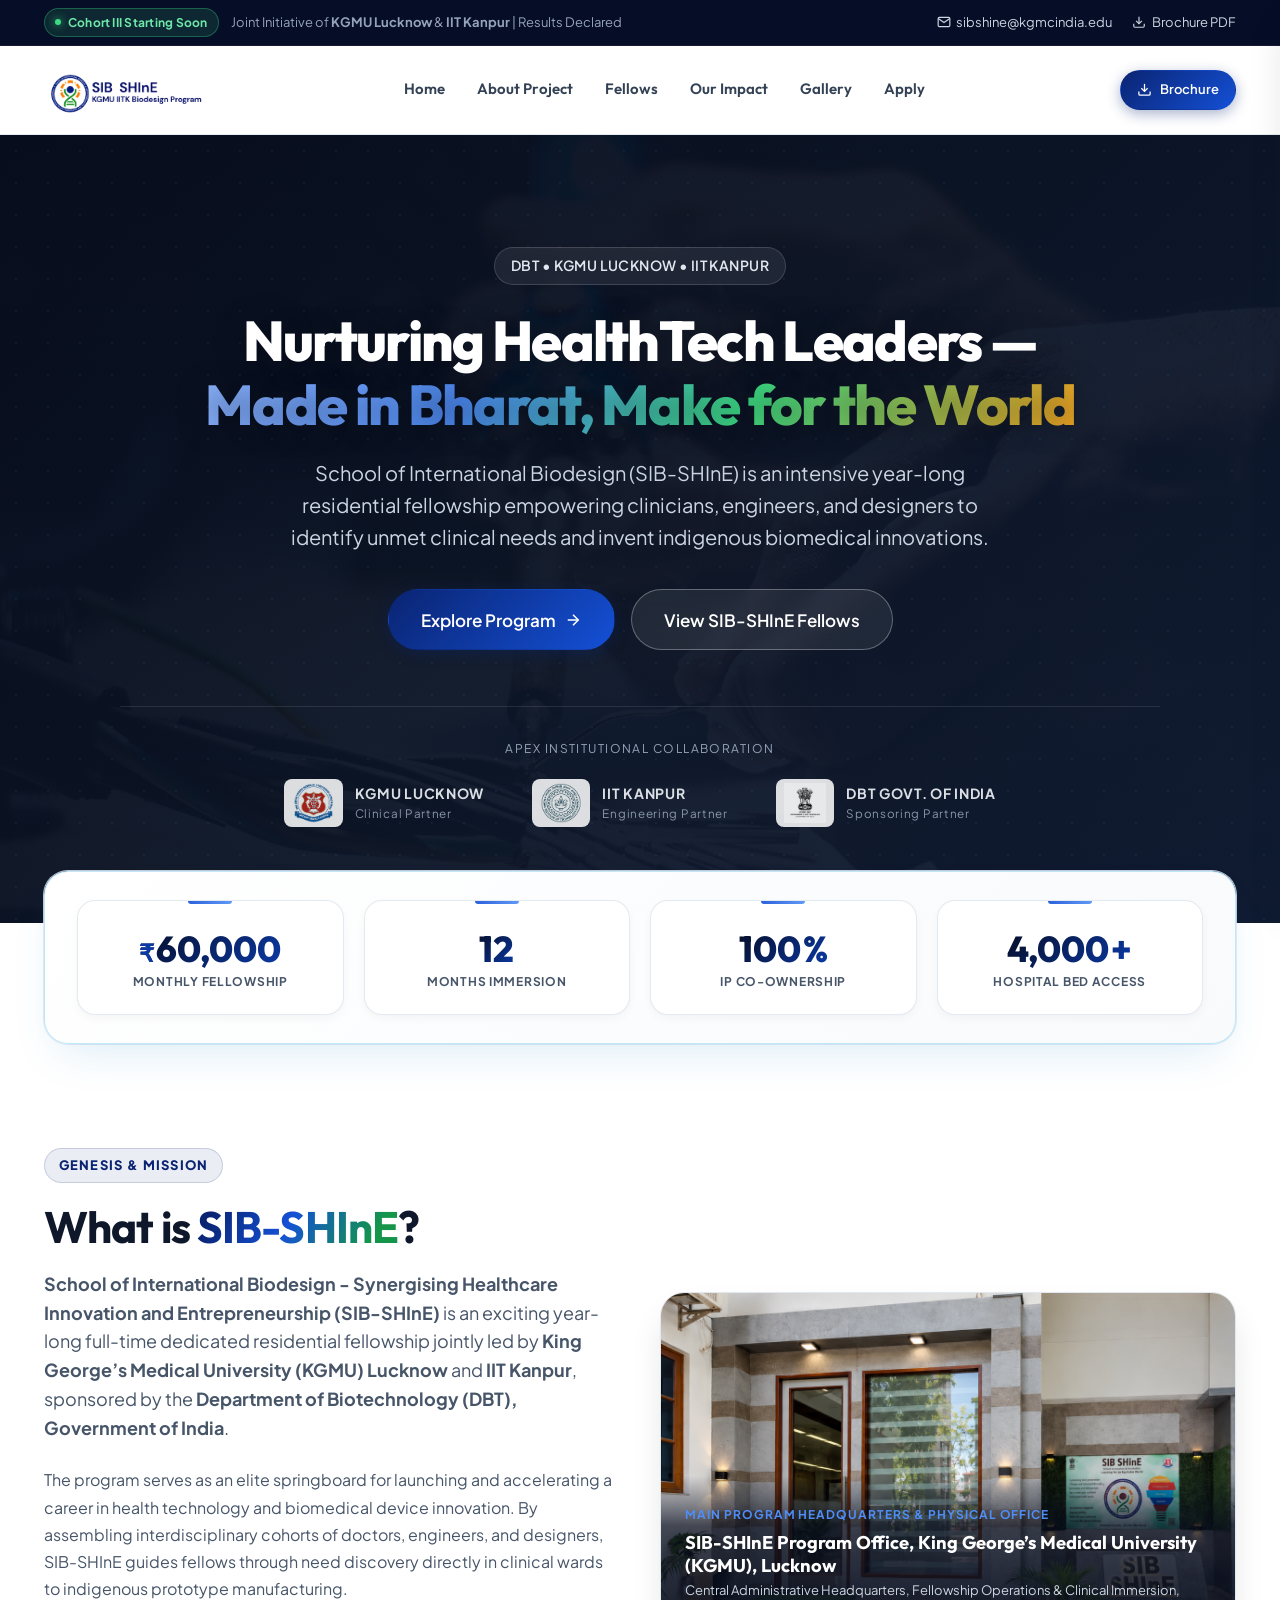
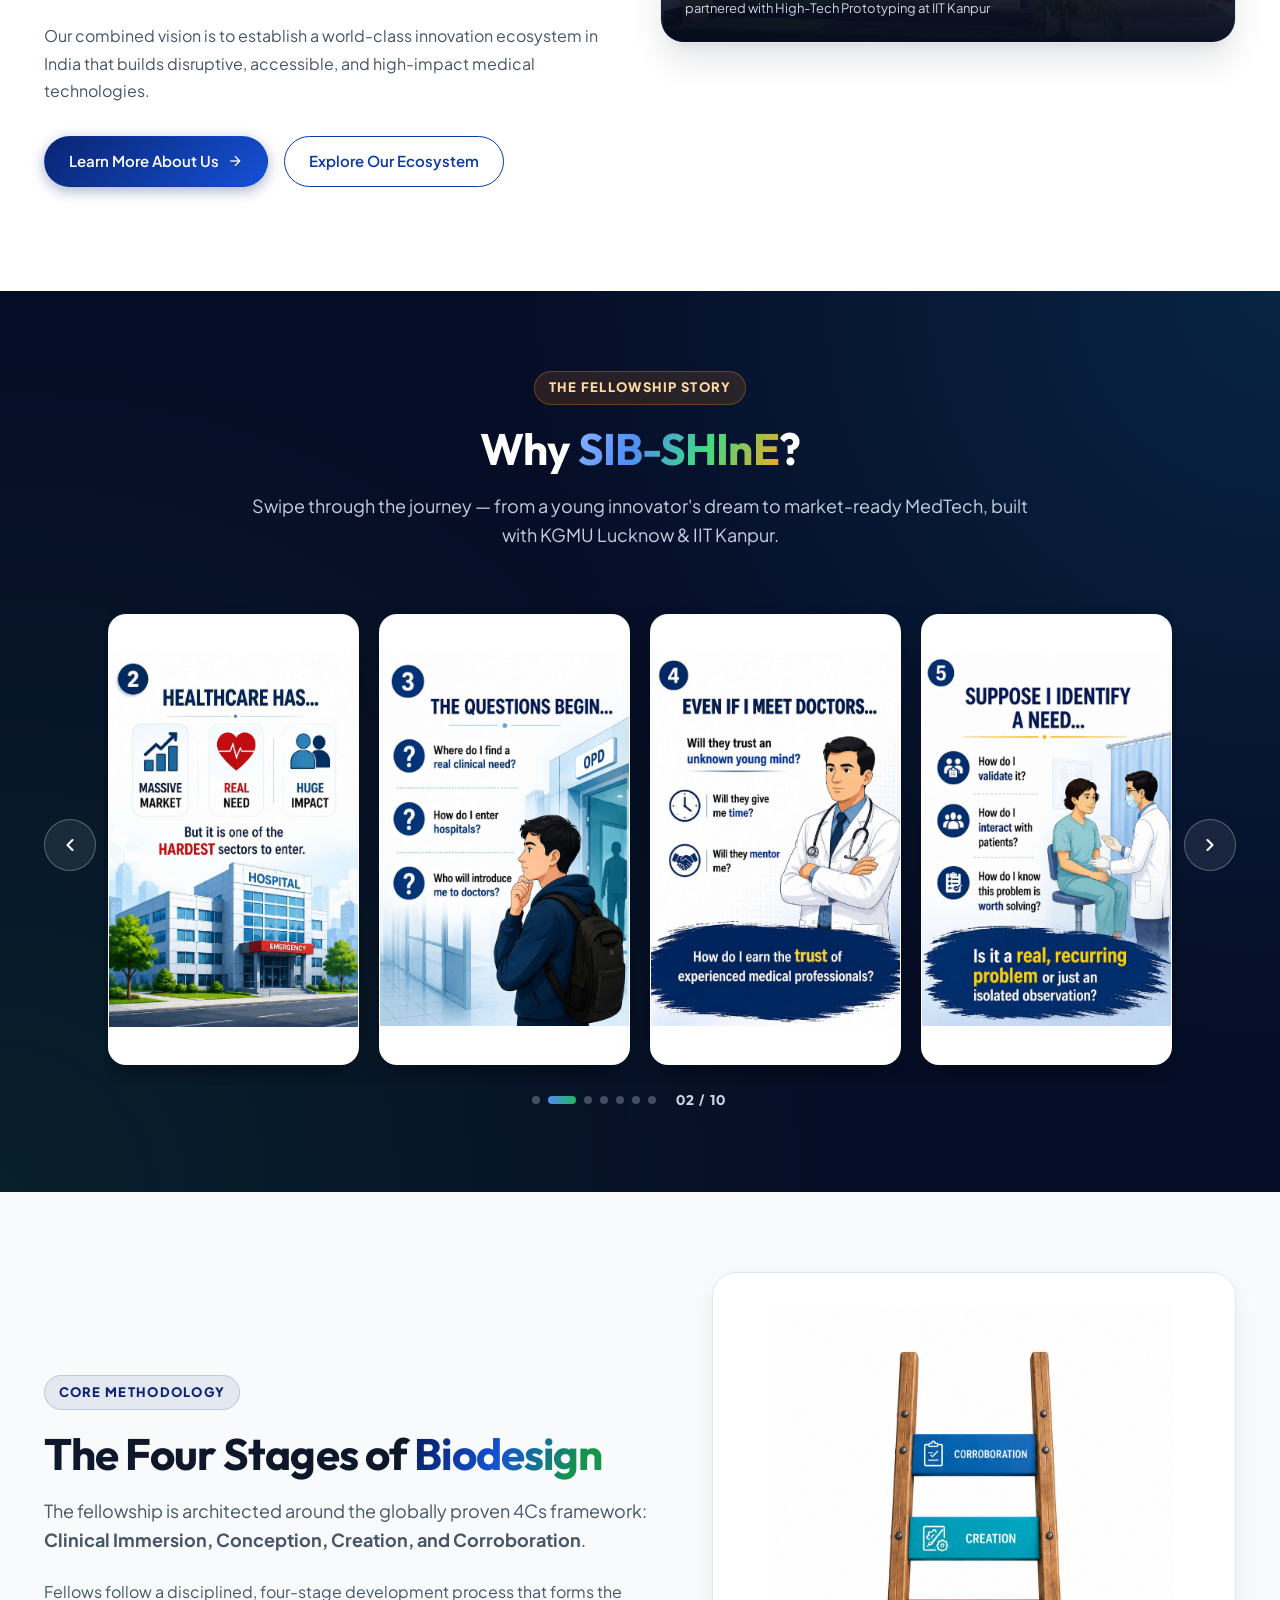
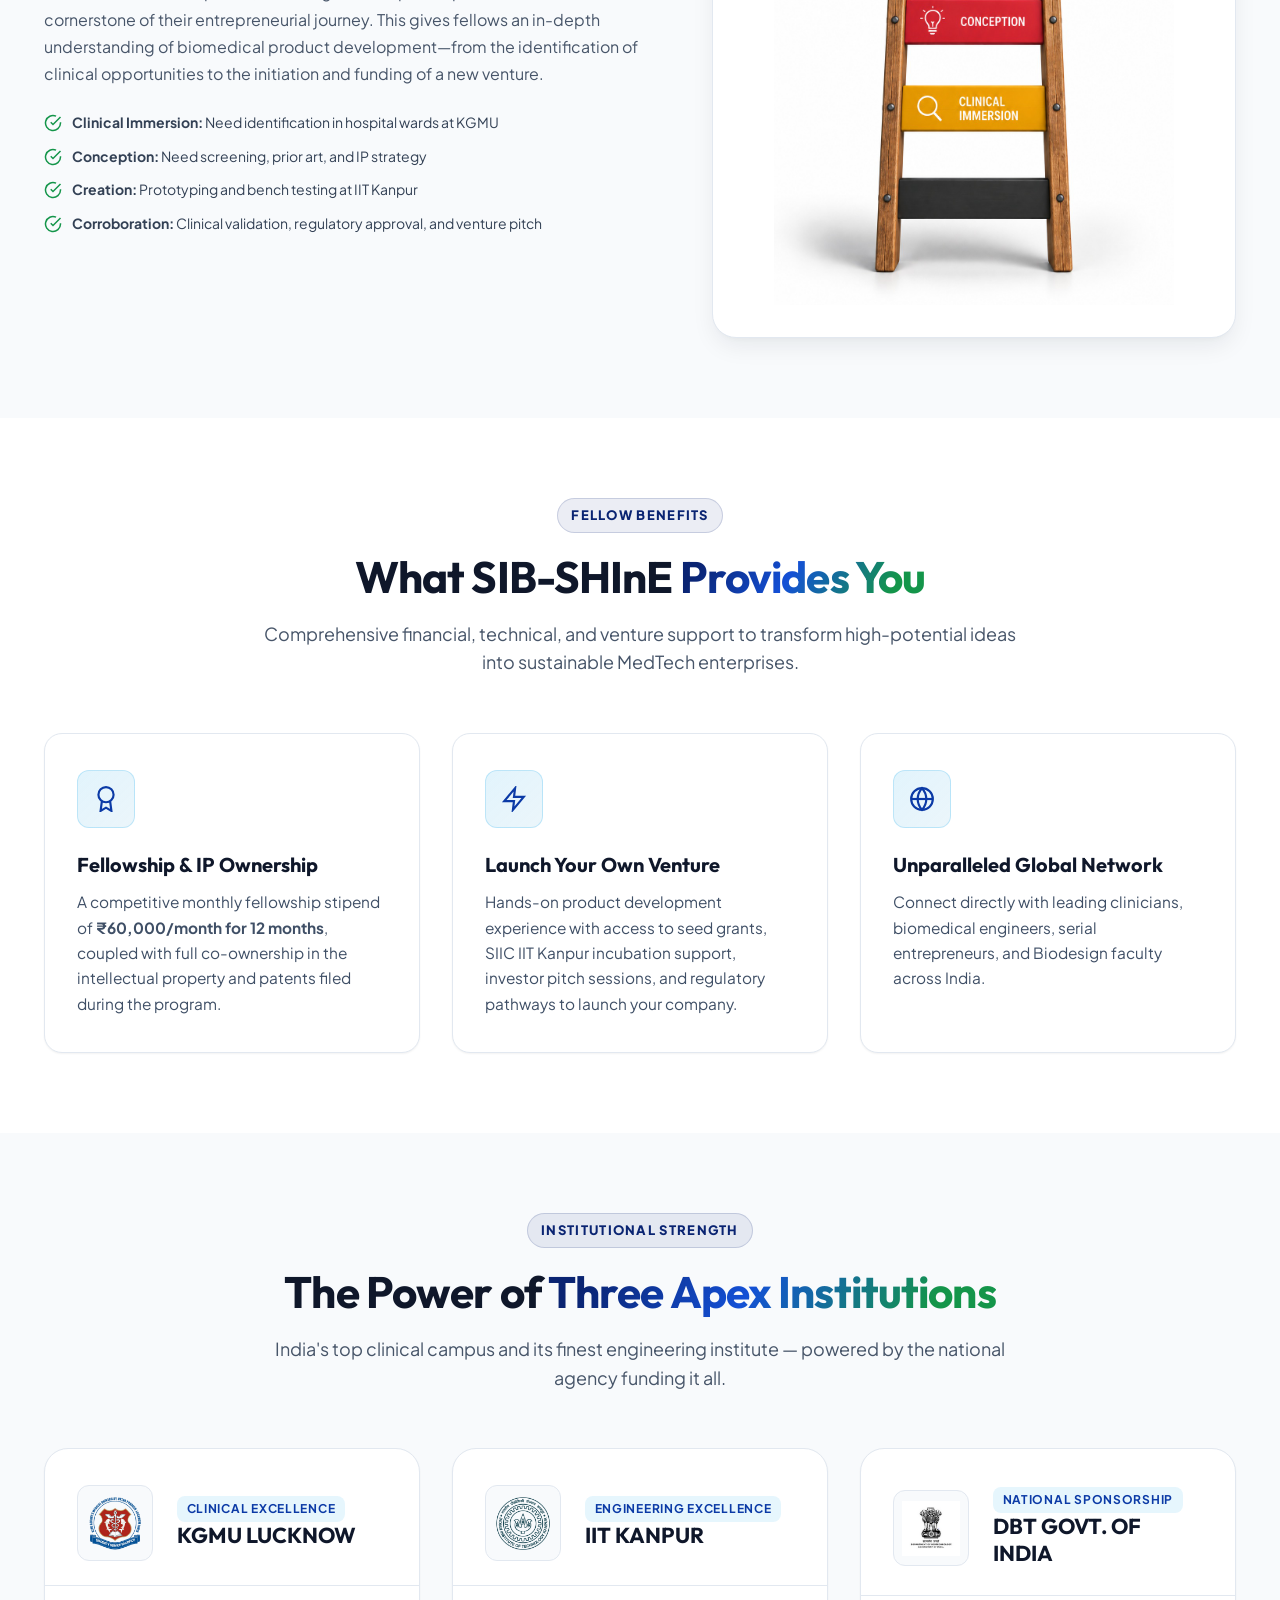
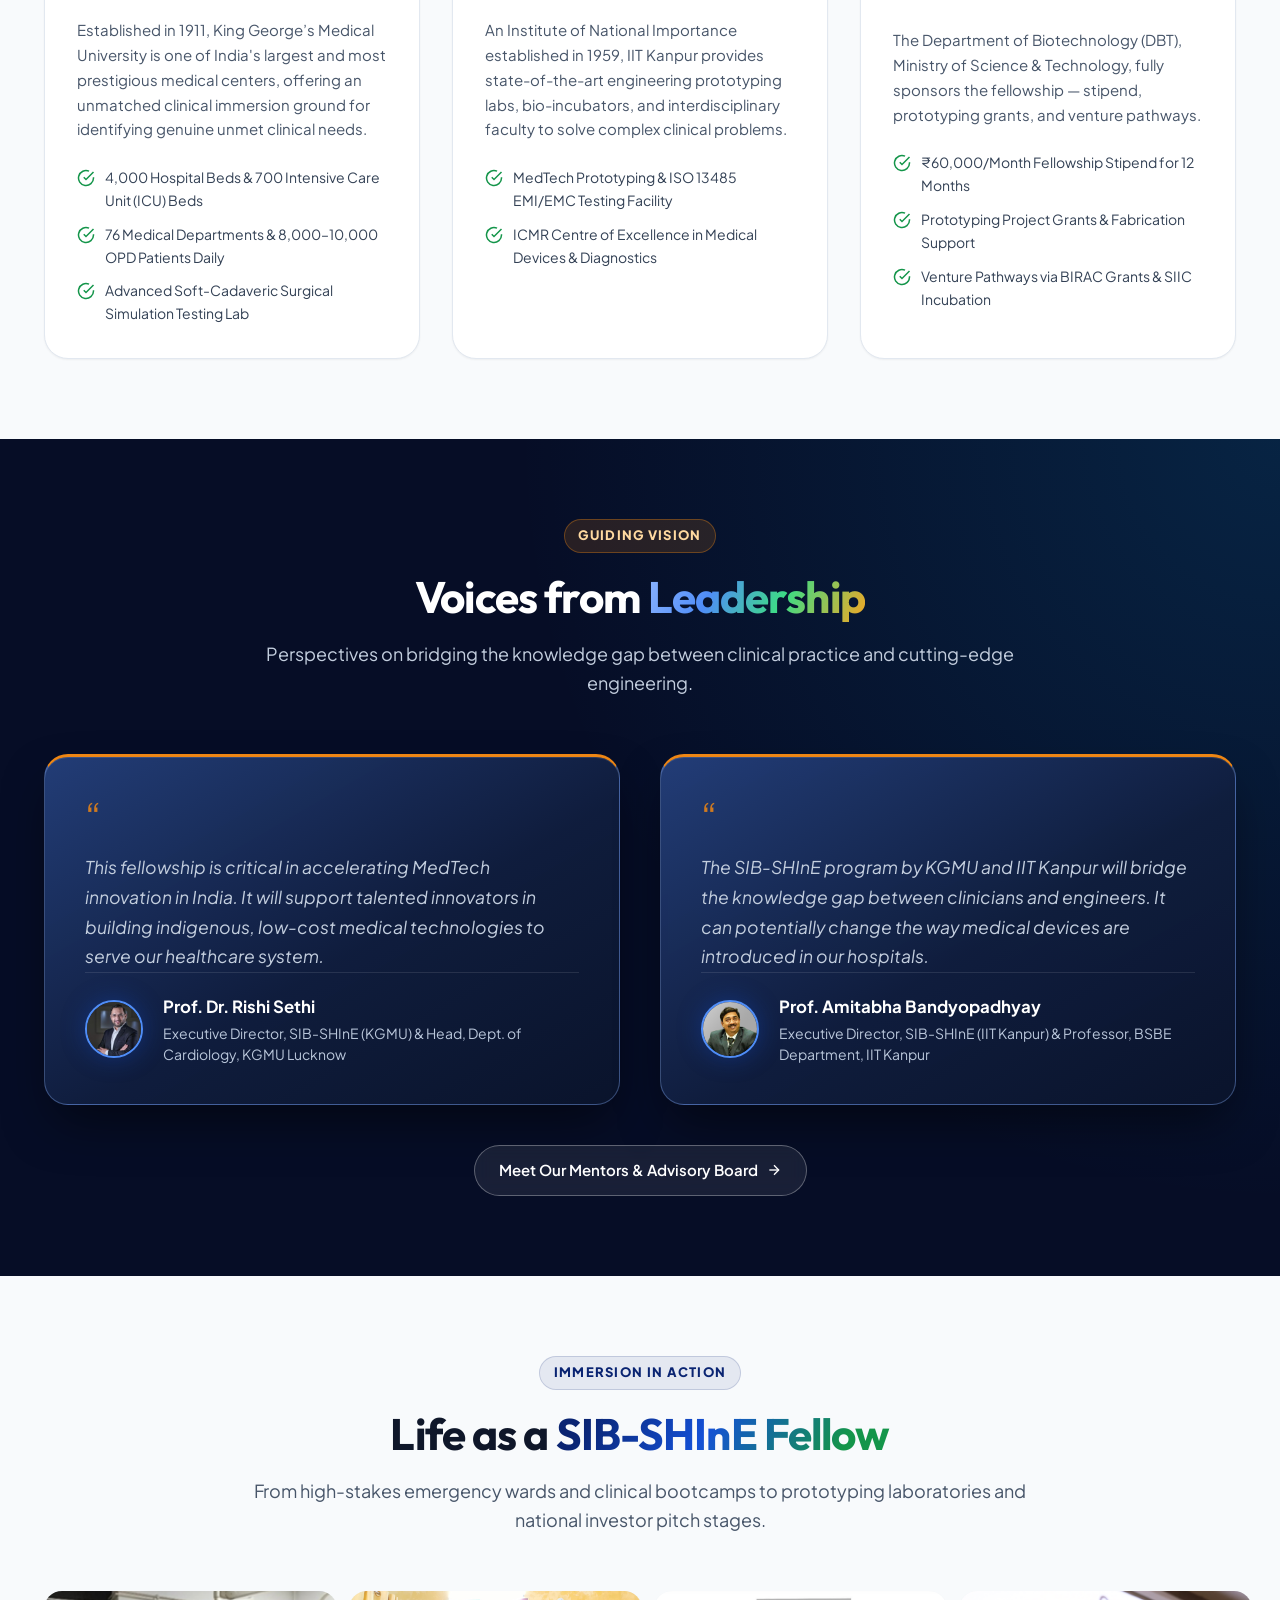
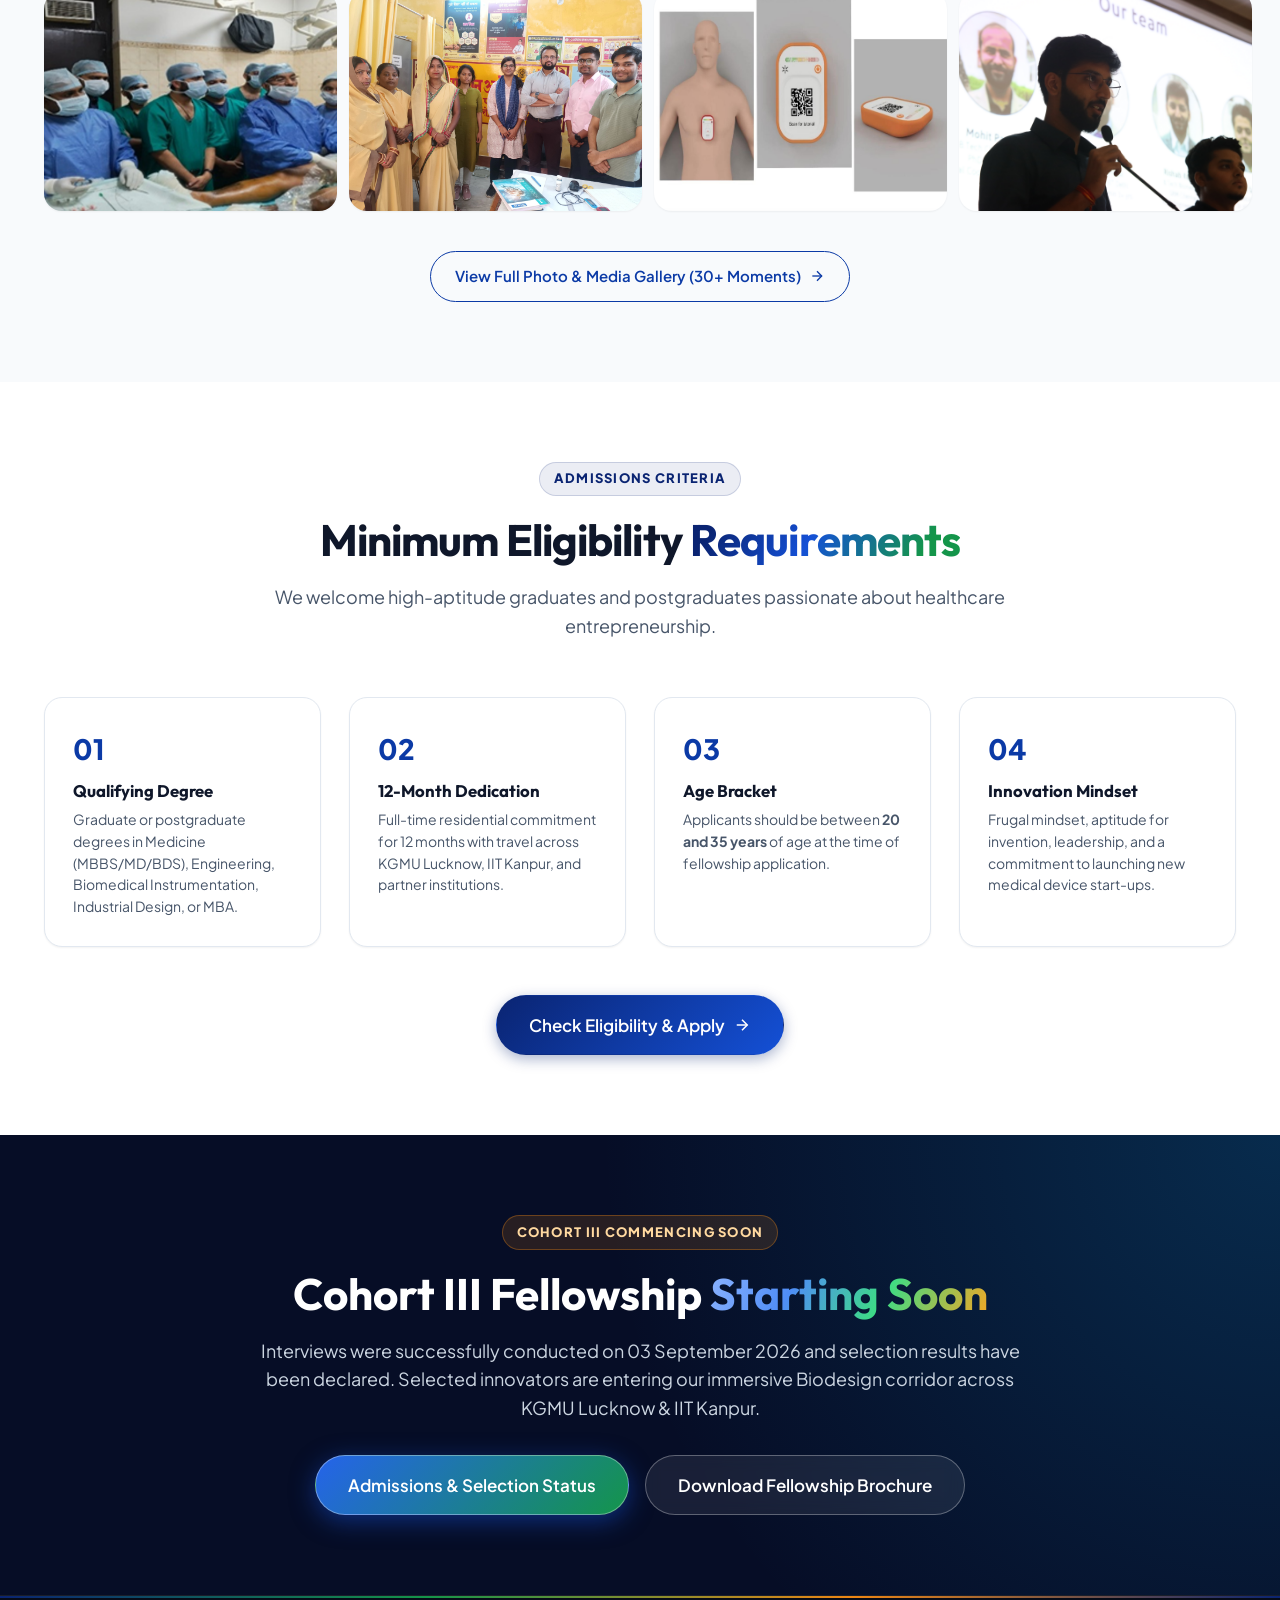
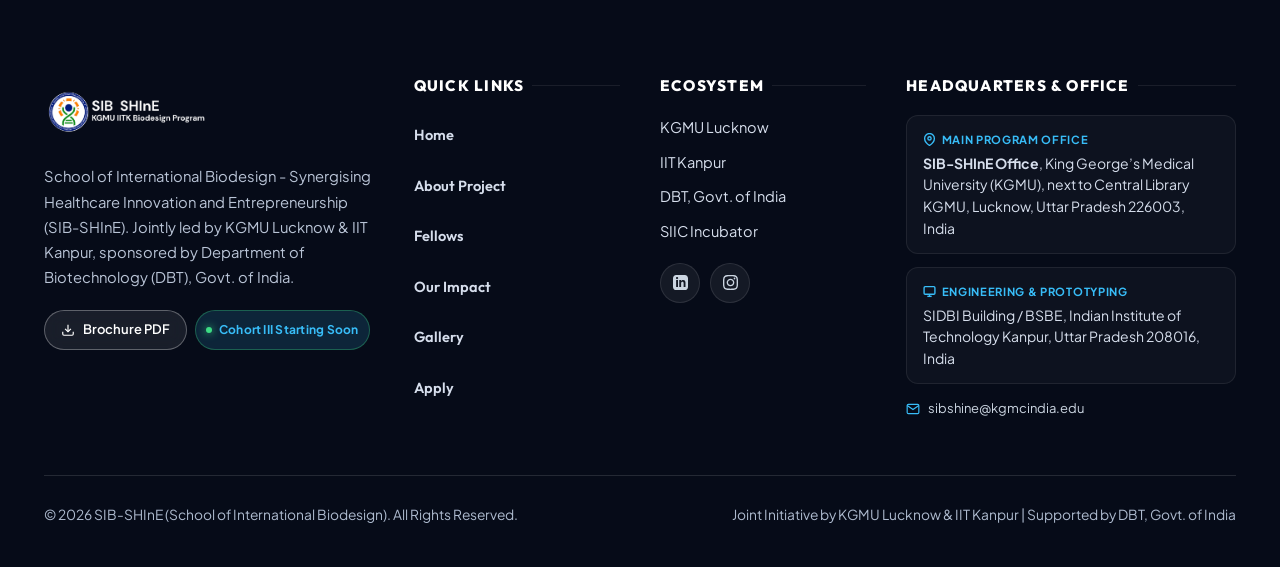
<file: index-temp.html>
<!DOCTYPE html>
<html lang="en">
<head>
  <meta charset="UTF-8">
  <meta http-equiv="X-UA-Compatible" content="IE=edge">
  <meta name="viewport" content="width=device-width, initial-scale=1.0">
  <title>SIB-SHInE | School of International Biodesign - KGMU Lucknow & IIT Kanpur</title>
  <meta name="description" content="SIB-SHInE is a prestigious year-long full-time residential fellowship jointly led by KGMU Lucknow and IIT Kanpur, sponsored by DBT, Govt. of India, nurturing HealthTech innovators.">
  <link rel="icon" type="image/png" href="assets/images/siblogo.png">

  <!-- Stylesheets -->
  <link rel="stylesheet" href="assets/css/main.css">
</head>
<body>

  <!-- Top Notification Bar -->
  <div class="top-notice-bar">
    <div class="container top-notice-content">
      <div style="display: flex; align-items: center; gap: 0.75rem;">
        <span class="badge-live"><span class="badge-pulse"></span> Cohort III Starting Soon</span>
        <span>Joint Initiative of <strong>KGMU Lucknow</strong> & <strong>IIT Kanpur</strong> | Results Declared</span>
      </div>
      <div class="top-notice-links">
        <a href="mailto:sibshine@kgmcindia.edu">
          <svg width="14" height="14" viewBox="0 0 24 24" fill="none" stroke="currentColor" stroke-width="2"><path d="M4 4h16c1.1 0 2 .9 2 2v12c0 1.1-.9 2-2 2H4c-1.1 0-2-.9-2-2V6c0-1.1.9-2 2-2z"></path><polyline points="22,6 12,13 2,6"></polyline></svg>
          sibshine@kgmcindia.edu
        </a>
        <a href="assets/pdf/SIB_Brochure_2nd_cohort.pdf" target="_blank" rel="noopener">
          <svg width="14" height="14" viewBox="0 0 24 24" fill="none" stroke="currentColor" stroke-width="2"><path d="M21 15v4a2 2 0 0 1-2 2H5a2 2 0 0 1-2-2v-4"></path><polyline points="7 10 12 15 17 10"></polyline><line x1="12" y1="15" x2="12" y2="3"></line></svg>
          Brochure PDF
        </a>
      </div>
    </div>
  </div>

  <!-- Main Navigation Header -->
  <header class="header-nav">
    <div class="container navbar">
      <a href="index.html" class="nav-brand">
        <img src="assets/images/siblogo.png" alt="SIB-SHInE Logo" class="logo">
      </a>

      <nav class="nav-menu">
        <a href="index.html" class="nav-link active">Home</a>
        <a href="about.html" class="nav-link">About Project</a>
        <a href="members.html" class="nav-link">Fellows</a>
        <a href="our-impact.html" class="nav-link">Our Impact</a>
        <a href="gallery.html" class="nav-link">Gallery</a>
        <a href="apply.html" class="nav-link">Apply</a>
      </nav>

      <div class="nav-actions">
        <a href="assets/pdf/SIB_Brochure_2nd_cohort.pdf" target="_blank" class="btn btn-primary btn-sm btn-pill">
          <svg width="15" height="15" viewBox="0 0 24 24" fill="none" stroke="currentColor" stroke-width="2"><path d="M21 15v4a2 2 0 0 1-2 2H5a2 2 0 0 1-2-2v-4"></path><polyline points="7 10 12 15 17 10"></polyline><line x1="12" y1="15" x2="12" y2="3"></line></svg>
          Brochure
        </a>
      </div>

      <button class="nav-toggle" aria-label="Toggle navigation menu">
        <svg width="24" height="24" viewBox="0 0 24 24" fill="none" stroke="currentColor" stroke-width="2"><line x1="3" y1="12" x2="21" y2="12"></line><line x1="3" y1="6" x2="21" y2="6"></line><line x1="3" y1="18" x2="21" y2="18"></line></svg>
      </button>
    </div>
  </header>

  <!-- Mobile Drawer Menu -->
  <div class="mobile-menu-overlay"></div>
  <aside class="mobile-drawer">
    <div class="mobile-drawer-header">
      <img src="assets/images/siblogo.png" alt="SIB-SHInE" style="height: 38px;">
      <button class="mobile-drawer-close" aria-label="Close menu">&times;</button>
    </div>
    <div class="mobile-nav-links">
      <a href="index.html" class="nav-link active">Home</a>
      <a href="about.html" class="nav-link">About Project</a>
      <a href="members.html" class="nav-link">Fellows</a>
      <a href="our-impact.html" class="nav-link">Our Impact</a>
      <a href="gallery.html" class="nav-link">Gallery</a>
      <a href="apply.html" class="nav-link">Apply</a>
    </div>
    <div style="margin-top: auto; display: flex; flex-direction: column; gap: 0.75rem;">
      <a href="assets/pdf/SIB_Brochure_2nd_cohort.pdf" target="_blank" class="btn btn-primary btn-pill">
        Download Brochure
      </a>
      <a href="apply.html" class="btn btn-secondary btn-pill">
        Check Eligibility
      </a>
    </div>
  </aside>

  <!-- Hero Section -->
  <section class="hero" style="background-image: url('assets/images/home/home_banner.webp');">
    <div class="hero-pattern"></div>
    <div class="container">
      <div class="hero-inner">
        <div class="hero-badge">
          DBT • KGMU LUCKNOW • IIT KANPUR
        </div>
        <h1 class="hero-title">
          Nurturing HealthTech Leaders — <span class="gradient-text">Made in Bharat, Make for the World</span>
        </h1>
        <p class="hero-desc">
          School of International Biodesign (SIB-SHInE) is an intensive year-long residential fellowship empowering clinicians, engineers, and designers to identify unmet clinical needs and invent indigenous biomedical innovations.
        </p>
        <div class="hero-cta-group">
          <a href="about.html#program" class="btn btn-primary btn-lg btn-pill">
            Explore Program
            <svg width="18" height="18" viewBox="0 0 24 24" fill="none" stroke="currentColor" stroke-width="2"><line x1="5" y1="12" x2="19" y2="12"></line><polyline points="12 5 19 12 12 19"></polyline></svg>
          </a>
          <a href="members.html" class="btn btn-outline-white btn-lg btn-pill">
            View SIB-SHInE Fellows
          </a>
        </div>

        <!-- Institutional Alliance Strip -->
        <div class="hero-partners">
          <div class="hero-partners-label">Apex Institutional Collaboration</div>
          <div class="hero-partners-logos">
            <div class="hero-partner-item">
              <img src="assets/images/home/biodesign_ecosystem/kgmu_lucknow_logo.png" alt="KGMU Lucknow Logo">
              <span>KGMU LUCKNOW<br><small style="color: #94a3b8; font-weight: 400;">Clinical Partner</small></span>
            </div>
            <div class="hero-partner-item">
              <img src="assets/images/home/biodesign_ecosystem/iitk_logo.png" alt="IIT Kanpur Logo">
              <span>IIT KANPUR<br><small style="color: #94a3b8; font-weight: 400;">Engineering Partner</small></span>
            </div>
            <div class="hero-partner-item">
              <img src="assets/images/program/program_partners/dbt.png" alt="DBT Logo">
              <span>DBT GOVT. OF INDIA<br><small style="color: #94a3b8; font-weight: 400;">Sponsoring Partner</small></span>
            </div>
          </div>
        </div>
      </div>
    </div>
  </section>

  <!-- Impact Metrics Strip -->
  <div class="container">
    <div class="impact-strip">
      <div class="impact-grid">
        <div class="impact-item">
          <div class="impact-num">
            <span class="currency">₹</span>
            <span data-count="60000">60,000</span>
          </div>
          <div class="impact-label">Monthly Fellowship</div>
        </div>
        <div class="impact-item">
          <div class="impact-num">
            <span data-count="12">12</span>
          </div>
          <div class="impact-label">Months Immersion</div>
        </div>
        <div class="impact-item">
          <div class="impact-num">
            <span data-count="100">100</span>%
          </div>
          <div class="impact-label">IP Co-Ownership</div>
        </div>
        <div class="impact-item">
          <div class="impact-num">
            <span data-count="4000">4,000</span>+
          </div>
          <div class="impact-label">Hospital Bed Access</div>
        </div>
      </div>
    </div>
  </div>

  <!-- What is SIB-SHInE Section -->
  <section class="section section-lg">
    <div class="container">
      <div class="grid-2" style="align-items: center;">
        <div>
          <span class="section-kicker">Genesis & Mission</span>
          <h2 class="section-title">What is <span class="gradient-text">SIB-SHInE</span>?</h2>
          <p class="section-subtitle" style="margin-bottom: 1.5rem;">
            <strong>School of International Biodesign - Synergising Healthcare Innovation and Entrepreneurship (SIB-SHInE)</strong> is an exciting year-long full-time dedicated residential fellowship jointly led by <strong>King George’s Medical University (KGMU) Lucknow</strong> and <strong>IIT Kanpur</strong>, sponsored by the <strong>Department of Biotechnology (DBT), Government of India</strong>.
          </p>
          <p style="color: var(--text-slate-600); line-height: 1.7; margin-bottom: 1.25rem;">
            The program serves as an elite springboard for launching and accelerating a career in health technology and biomedical device innovation. By assembling interdisciplinary cohorts of doctors, engineers, and designers, SIB-SHInE guides fellows through need discovery directly in clinical wards to indigenous prototype manufacturing.
          </p>
          <p style="color: var(--text-slate-600); line-height: 1.7; margin-bottom: 2rem;">
            Our combined vision is to establish a world-class innovation ecosystem in India that builds disruptive, accessible, and high-impact medical technologies.
          </p>
          <div style="display: flex; gap: 1rem; flex-wrap: wrap;">
            <a href="about.html" class="btn btn-primary btn-pill">
              Learn More About Us
              <svg width="16" height="16" viewBox="0 0 24 24" fill="none" stroke="currentColor" stroke-width="2"><line x1="5" y1="12" x2="19" y2="12"></line><polyline points="12 5 19 12 12 19"></polyline></svg>
            </a>
            <a href="about.html#program" class="btn btn-outline btn-pill">
              Explore Our Ecosystem
            </a>
          </div>
        </div>

        <div>
          <div style="position: relative; border-radius: var(--radius-xl); overflow: hidden; box-shadow: var(--shadow-xl); border: 1px solid var(--border-slate-200);">
            <img src="assets/images/sib shine office front.png" alt="SIB-SHInE Program Office Front View" style="width: 100%; height: auto; object-fit: cover;">
            <div class="genesis-overlay" style="position: absolute; bottom: 0; left: 0; right: 0; padding: 1.5rem; background: linear-gradient(to top, rgba(7, 13, 30, 0.96), rgba(7, 13, 30, 0.7) 70%, transparent); color: #ffffff;">
              <span class="genesis-kicker" style="font-size: 0.75rem; text-transform: uppercase; letter-spacing: 0.08em; color: var(--color-blue-400); font-weight: 700;">Main Program Headquarters & Physical Office</span>
              <h4 class="genesis-title" style="color: #ffffff; font-size: 1.15rem; margin-top: 0.25rem;">SIB-SHInE Program Office, King George’s Medical University (KGMU), Lucknow</h4>
              <p class="genesis-desc" style="color: #cbd5e1; font-size: 0.8125rem; margin-top: 0.25rem; line-height: 1.45;">Central Administrative Headquarters, Fellowship Operations & Clinical Immersion, partnered with High-Tech Prototyping at IIT Kanpur</p>
            </div>
          </div>
        </div>
      </div>
    </div>
  </section>

  <!-- Why SIB-SHInE Story Slider -->
  <section class="section section-dark why-slider-section" style="background-image: radial-gradient(circle at bottom left, rgba(20, 149, 74, 0.14), transparent 55%), radial-gradient(circle at top right, rgba(14, 165, 233, 0.15), transparent 50%);">
    <div class="container">
      <div class="section-header">
        <span class="section-kicker">The Fellowship Story</span>
        <h2 class="section-title" style="color: #ffffff;">Why <span class="gradient-text">SIB-SHInE</span>?</h2>
        <p class="section-subtitle">
          Swipe through the journey — from a young innovator's dream to market-ready MedTech, built with KGMU Lucknow & IIT Kanpur.
        </p>
      </div>

      <div class="why-slider" id="whySlider" tabindex="0" aria-label="Why SIB-SHInE story slider. Use left and right arrow keys to navigate.">
        <button class="why-nav why-prev" type="button" aria-label="Previous slides">
          <svg width="20" height="20" viewBox="0 0 24 24" fill="none" stroke="currentColor" stroke-width="2.5" stroke-linecap="round" stroke-linejoin="round"><polyline points="15 18 9 12 15 6"></polyline></svg>
        </button>

        <div class="why-viewport">
          <div class="why-track">
            <article class="why-slide"><div class="why-card"><img src="linkedin-post-images/page-01.jpg" alt="Why SIB-SHInE — story slide 1" loading="eager"></div></article>
            <article class="why-slide"><div class="why-card"><img src="linkedin-post-images/page-02.jpg" alt="Why SIB-SHInE — story slide 2" loading="eager"></div></article>
            <article class="why-slide"><div class="why-card"><img src="linkedin-post-images/page-03.jpg" alt="Why SIB-SHInE — story slide 3" loading="eager"></div></article>
            <article class="why-slide"><div class="why-card"><img src="linkedin-post-images/page-04.jpg" alt="Why SIB-SHInE — story slide 4" loading="eager"></div></article>
            <article class="why-slide"><div class="why-card"><img src="linkedin-post-images/page-05.jpg" alt="Why SIB-SHInE — story slide 5" loading="lazy"></div></article>
            <article class="why-slide"><div class="why-card"><img src="linkedin-post-images/page-06.jpg" alt="Why SIB-SHInE — story slide 6" loading="lazy"></div></article>
            <article class="why-slide"><div class="why-card"><img src="linkedin-post-images/page-07.jpg" alt="Why SIB-SHInE — story slide 7" loading="lazy"></div></article>
            <article class="why-slide"><div class="why-card"><img src="linkedin-post-images/page-08.jpg" alt="Why SIB-SHInE — story slide 8" loading="lazy"></div></article>
            <article class="why-slide"><div class="why-card"><img src="linkedin-post-images/page-09.jpg" alt="Why SIB-SHInE — story slide 9" loading="lazy"></div></article>
            <article class="why-slide"><div class="why-card"><img src="linkedin-post-images/page-10.jpg" alt="Why SIB-SHInE — story slide 10" loading="lazy"></div></article>
          </div>
        </div>

        <button class="why-nav why-next" type="button" aria-label="Next slides">
          <svg width="20" height="20" viewBox="0 0 24 24" fill="none" stroke="currentColor" stroke-width="2.5" stroke-linecap="round" stroke-linejoin="round"><polyline points="9 18 15 12 9 6"></polyline></svg>
        </button>
      </div>

      <div class="why-controls">
        <div class="why-dots" id="whyDots" role="tablist" aria-label="Slider pages"></div>
        <div class="why-counter" id="whyCounter" aria-live="polite">01 / 10</div>
      </div>
    </div>
  </section>

  <!-- The 4Cs Biodesign Philosophy Section -->
  <section class="section section-slate">
    <div class="container">
      <div class="grid-2 method-fig-grid" style="align-items: center;">
        <div>
          <span class="section-kicker">Core Methodology</span>
          <h2 class="section-title">The Four Stages of <span class="gradient-text">Biodesign</span></h2>
          <p class="section-subtitle" style="margin-bottom: 1.5rem;">
            The fellowship is architected around the globally proven 4Cs framework: <strong>Clinical Immersion, Conception, Creation, and Corroboration</strong>.
          </p>
          <p style="color: var(--text-slate-600); line-height: 1.7; margin-bottom: 1.25rem;">
            Fellows follow a disciplined, four-stage development process that forms the cornerstone of their entrepreneurial journey. This gives fellows an in-depth understanding of biomedical product development—from the identification of clinical opportunities to the initiation and funding of a new venture.
          </p>
          <ul class="institution-highlights" style="margin-top: 1.5rem;">
            <li>
              <svg width="18" height="18" viewBox="0 0 24 24" fill="none" stroke="currentColor" stroke-width="2"><path d="M22 11.08V12a10 10 0 1 1-5.93-9.14"></path><polyline points="22 4 12 14.01 9 11.01"></polyline></svg>
              <span><strong>Clinical Immersion:</strong> Need identification in hospital wards at KGMU</span>
            </li>
<li>
              <svg width="18" height="18" viewBox="0 0 24 24" fill="none" stroke="currentColor" stroke-width="2"><path d="M22 11.08V12a10 10 0 1 1-5.93-9.14"></path><polyline points="22 4 12 14.01 9 11.01"></polyline></svg>
              <span><strong>Conception:</strong> Need screening, prior art, and IP strategy</span>
            </li>
<li>
              <svg width="18" height="18" viewBox="0 0 24 24" fill="none" stroke="currentColor" stroke-width="2"><path d="M22 11.08V12a10 10 0 1 1-5.93-9.14"></path><polyline points="22 4 12 14.01 9 11.01"></polyline></svg>
              <span><strong>Creation:</strong> Prototyping and bench testing at IIT Kanpur</span>
            </li>
<li>
              <svg width="18" height="18" viewBox="0 0 24 24" fill="none" stroke="currentColor" stroke-width="2"><path d="M22 11.08V12a10 10 0 1 1-5.93-9.14"></path><polyline points="22 4 12 14.01 9 11.01"></polyline></svg>
              <span><strong>Corroboration:</strong> Clinical validation, regulatory approval, and venture pitch</span>
            </li>
          </ul>
        </div>

        <div style="text-align: center;">
          <div class="method-fig-card" style="background-color: var(--bg-white); border-radius: var(--radius-xl); border: 1px solid var(--border-slate-200); box-shadow: var(--shadow-lg);">
            <img src="assets/images/sibgftweb.jpeg" alt="4Cs Biodesign Ladder: Clinical Immersion, Conception, Creation, Corroboration" class="method-fig-img">
          </div>
        </div>
      </div>
    </div>
  </section>

  <!-- What SIB-SHInE Provides Section -->
  <section class="section">
    <div class="container">
      <div class="section-header">
        <span class="section-kicker">Fellow Benefits</span>
        <h2 class="section-title">What SIB-SHInE <span class="gradient-text">Provides You</span></h2>
        <p class="section-subtitle">
          Comprehensive financial, technical, and venture support to transform high-potential ideas into sustainable MedTech enterprises.
        </p>
      </div>

      <div class="grid-3">
        <div class="feature-card">
          <div class="card-icon-box">
            <svg width="26" height="26" viewBox="0 0 24 24" fill="none" stroke="currentColor" stroke-width="2"><circle cx="12" cy="8" r="7"></circle><polyline points="8.21 13.89 7 23 12 20 17 23 15.79 13.88"></polyline></svg>
          </div>
          <h3 class="card-title">Fellowship & IP Ownership</h3>
          <p class="card-desc">
            A competitive monthly fellowship stipend of <strong>₹60,000/month for 12 months</strong>, coupled with full co-ownership in the intellectual property and patents filed during the program.
          </p>
        </div>

        <div class="feature-card">
          <div class="card-icon-box">
            <svg width="26" height="26" viewBox="0 0 24 24" fill="none" stroke="currentColor" stroke-width="2"><polygon points="13 2 3 14 12 14 11 22 21 10 12 10 13 2"></polygon></svg>
          </div>
          <h3 class="card-title">Launch Your Own Venture</h3>
          <p class="card-desc">
            Hands-on product development experience with access to seed grants, SIIC IIT Kanpur incubation support, investor pitch sessions, and regulatory pathways to launch your company.
          </p>
        </div>

        <div class="feature-card">
          <div class="card-icon-box">
            <svg width="26" height="26" viewBox="0 0 24 24" fill="none" stroke="currentColor" stroke-width="2"><circle cx="12" cy="12" r="10"></circle><line x1="2" y1="12" x2="22" y2="12"></line><path d="M12 2a15.3 15.3 0 0 1 4 10 15.3 15.3 0 0 1-4 10 15.3 15.3 0 0 1-4-10 15.3 15.3 0 0 1 4-10z"></path></svg>
          </div>
          <h3 class="card-title">Unparalleled Global Network</h3>
          <p class="card-desc">
            Connect directly with leading clinicians, biomedical engineers, serial entrepreneurs, and Biodesign faculty across India.
          </p>
        </div>
      </div>
    </div>
  </section>

  <!-- Apex Institutional Pillars -->
  <section class="section section-slate">
    <div class="container">
      <div class="section-header">
        <span class="section-kicker">Institutional Strength</span>
        <h2 class="section-title">The Power of <span class="gradient-text">Three Apex Institutions</span></h2>
        <p class="section-subtitle">
          India's top clinical campus and its finest engineering institute — powered by the national agency funding it all.
        </p>
      </div>

      <div class="grid-3">
        <!-- KGMU Lucknow Card -->
        <div class="institution-card">
          <div class="institution-header">
            <div class="institution-logo-wrap">
              <img src="assets/images/home/biodesign_ecosystem/kgmu_lucknow_logo.png" alt="KGMU Lucknow Official Logo">
            </div>
            <div class="institution-meta">
              <span class="institution-badge">Clinical Excellence</span>
              <h3>KGMU LUCKNOW</h3>
            </div>
          </div>
          <div class="institution-body">
            <p>
              Established in 1911, King George’s Medical University is one of India's largest and most prestigious medical centers, offering an unmatched clinical immersion ground for identifying genuine unmet clinical needs.
            </p>
            <ul class="institution-highlights">
              <li>
                <svg width="18" height="18" viewBox="0 0 24 24" fill="none" stroke="currentColor" stroke-width="2"><path d="M22 11.08V12a10 10 0 1 1-5.93-9.14"></path><polyline points="22 4 12 14.01 9 11.01"></polyline></svg>
                <span>4,000 Hospital Beds & 700 Intensive Care Unit (ICU) Beds</span>
              </li>
              <li>
                <svg width="18" height="18" viewBox="0 0 24 24" fill="none" stroke="currentColor" stroke-width="2"><path d="M22 11.08V12a10 10 0 1 1-5.93-9.14"></path><polyline points="22 4 12 14.01 9 11.01"></polyline></svg>
                <span>76 Medical Departments & 8,000–10,000 OPD Patients Daily</span>
              </li>
              <li>
                <svg width="18" height="18" viewBox="0 0 24 24" fill="none" stroke="currentColor" stroke-width="2"><path d="M22 11.08V12a10 10 0 1 1-5.93-9.14"></path><polyline points="22 4 12 14.01 9 11.01"></polyline></svg>
                <span>Advanced Soft-Cadaveric Surgical Simulation Testing Lab</span>
              </li>
            </ul>
          </div>
        </div>

        <!-- IIT Kanpur Card -->
        <div class="institution-card">
          <div class="institution-header">
            <div class="institution-logo-wrap">
              <img src="assets/images/home/biodesign_ecosystem/iitk_logo.png" alt="IIT Kanpur Official Logo">
            </div>
            <div class="institution-meta">
              <span class="institution-badge">Engineering Excellence</span>
              <h3>IIT KANPUR</h3>
            </div>
          </div>
          <div class="institution-body">
            <p>
              An Institute of National Importance established in 1959, IIT Kanpur provides state-of-the-art engineering prototyping labs, bio-incubators, and interdisciplinary faculty to solve complex clinical problems.
            </p>
            <ul class="institution-highlights">
              <li>
                <svg width="18" height="18" viewBox="0 0 24 24" fill="none" stroke="currentColor" stroke-width="2"><path d="M22 11.08V12a10 10 0 1 1-5.93-9.14"></path><polyline points="22 4 12 14.01 9 11.01"></polyline></svg>
                <span>MedTech Prototyping & ISO 13485 EMI/EMC Testing Facility</span>
              </li>
              <li>
                <svg width="18" height="18" viewBox="0 0 24 24" fill="none" stroke="currentColor" stroke-width="2"><path d="M22 11.08V12a10 10 0 1 1-5.93-9.14"></path><polyline points="22 4 12 14.01 9 11.01"></polyline></svg>
                <span>ICMR Centre of Excellence in Medical Devices & Diagnostics</span>
              </li>
            </ul>
          </div>
        </div>

        <!-- DBT Govt. of India Card -->
        <div class="institution-card">
          <div class="institution-header">
            <div class="institution-logo-wrap">
              <img src="assets/images/program/program_partners/dbt.png" alt="DBT Govt. of India Logo">
            </div>
            <div class="institution-meta">
              <span class="institution-badge">National Sponsorship</span>
              <h3>DBT GOVT. OF INDIA</h3>
            </div>
          </div>
          <div class="institution-body">
            <p>
              The Department of Biotechnology (DBT), Ministry of Science & Technology, fully sponsors the fellowship — stipend, prototyping grants, and venture pathways.
            </p>
            <ul class="institution-highlights">
              <li>
                <svg width="18" height="18" viewBox="0 0 24 24" fill="none" stroke="currentColor" stroke-width="2"><path d="M22 11.08V12a10 10 0 1 1-5.93-9.14"></path><polyline points="22 4 12 14.01 9 11.01"></polyline></svg>
                <span>₹60,000/Month Fellowship Stipend for 12 Months</span>
              </li>
              <li>
                <svg width="18" height="18" viewBox="0 0 24 24" fill="none" stroke="currentColor" stroke-width="2"><path d="M22 11.08V12a10 10 0 1 1-5.93-9.14"></path><polyline points="22 4 12 14.01 9 11.01"></polyline></svg>
                <span>Prototyping Project Grants & Fabrication Support</span>
              </li>
              <li>
                <svg width="18" height="18" viewBox="0 0 24 24" fill="none" stroke="currentColor" stroke-width="2"><path d="M22 11.08V12a10 10 0 1 1-5.93-9.14"></path><polyline points="22 4 12 14.01 9 11.01"></polyline></svg>
                <span>Venture Pathways via BIRAC Grants & SIIC Incubation</span>
              </li>
            </ul>
          </div>
        </div>
      </div>
    </div>
  </section>

  <!-- Voices from Leadership Section -->
  <section class="section section-dark" style="background-image: radial-gradient(circle at top right, rgba(14, 165, 233, 0.15), transparent 50%);">
    <div class="container">
      <div class="section-header">
        <span class="section-kicker">Guiding Vision</span>
        <h2 class="section-title" style="color: #ffffff;">Voices from <span class="gradient-text">Leadership</span></h2>
        <p class="section-subtitle">
          Perspectives on bridging the knowledge gap between clinical practice and cutting-edge engineering.
        </p>
      </div>

      <div class="grid-2">
        <!-- Quote 1: Prof. Rishi Sethi -->
        <div class="quote-card">
          <div>
            <div class="quote-icon">“</div>
            <p class="quote-text">
              This fellowship is critical in accelerating MedTech innovation in India. It will support talented innovators in building indigenous, low-cost medical technologies to serve our healthcare system.
            </p>
          </div>
          <div class="quote-author-wrap">
            <img src="assets/images/people/rishi-sethi.jpeg" alt="Prof. Dr. Rishi Sethi" class="quote-avatar">
            <div>
              <div class="quote-author-name">Prof. Dr. Rishi Sethi</div>
              <div class="quote-author-role">Executive Director, SIB-SHInE (KGMU) & Head, Dept. of Cardiology, KGMU Lucknow</div>
            </div>
          </div>
        </div>

        <!-- Quote 2: Prof. Amitabha Bandyopadhyay -->
        <div class="quote-card">
          <div>
            <div class="quote-icon">“</div>
            <p class="quote-text">
              The SIB-SHInE program by KGMU and IIT Kanpur will bridge the knowledge gap between clinicians and engineers. It can potentially change the way medical devices are introduced in our hospitals.
            </p>
          </div>
          <div class="quote-author-wrap">
            <img src="assets/images/people/amitabha-b.jpg" alt="Prof. Amitabha Bandyopadhyay" class="quote-avatar">
            <div>
              <div class="quote-author-name">Prof. Amitabha Bandyopadhyay</div>
              <div class="quote-author-role">Executive Director, SIB-SHInE (IIT Kanpur) & Professor, BSBE Department, IIT Kanpur</div>
            </div>
          </div>
        </div>
      </div>

      <div style="text-align: center; margin-top: 2.5rem;">
        <a href="about.html#people" class="btn btn-outline-white btn-pill">
          Meet Our Mentors & Advisory Board
          <svg width="16" height="16" viewBox="0 0 24 24" fill="none" stroke="currentColor" stroke-width="2"><line x1="5" y1="12" x2="19" y2="12"></line><polyline points="12 5 19 12 12 19"></polyline></svg>
        </a>
      </div>
    </div>
  </section>

  <!-- Photo & Media Gallery Strip -->
  <section class="section section-slate">
    <div class="container">
      <div class="section-header">
        <span class="section-kicker">Immersion in Action</span>
        <h2 class="section-title">Life as a <span class="gradient-text">SIB-SHInE Fellow</span></h2>
        <p class="section-subtitle">
          From high-stakes emergency wards and clinical bootcamps to prototyping laboratories and national investor pitch stages.
        </p>
      </div>

      <div class="grid-4 home-gallery" style="margin-bottom: 2.5rem;">
        <div class="gallery-item" style="height: 220px;">
          <img src="assets/images/gallery/clinical-immersions-kgmu/kgmu-1.png" alt="Clinical Immersion at KGMU">
          <div class="gallery-item-caption">
            <span class="gallery-item-tag">Clinical Immersion</span>
            <div class="gallery-item-title">KGMU Clinical Shadowing</div>
          </div>
        </div>

        <div class="gallery-item" style="height: 220px;">
          <img src="assets/images/gallery/rural-healthcare-expansion/rural-1.jpeg" alt="Rural Healthcare Immersion">
          <div class="gallery-item-caption">
            <span class="gallery-item-tag">Field Immersion</span>
            <div class="gallery-item-title">Rural & Community Health</div>
          </div>
        </div>

        <div class="gallery-item" style="height: 220px;">
          <img src="assets/images/gallery/prototype-images/prototype-1.jpg" alt="Bioengineering Workshop at IITK">
          <div class="gallery-item-caption">
            <span class="gallery-item-tag">Prototyping</span>
            <div class="gallery-item-title">IIT Kanpur Engineering Labs</div>
          </div>
        </div>

        <div class="gallery-item" style="height: 220px;">
          <img src="assets/images/gallery/fellows-presentors/fellow-1.JPG" alt="Pitching & National Recognition">
          <div class="gallery-item-caption">
            <span class="gallery-item-tag">Recognition</span>
            <div class="gallery-item-title">Investor & DBT Pitches</div>
          </div>
        </div>
      </div>

      <div style="text-align: center;">
        <a href="gallery.html" class="btn btn-outline btn-pill">
          View Full Photo & Media Gallery (30+ Moments)
          <svg width="16" height="16" viewBox="0 0 24 24" fill="none" stroke="currentColor" stroke-width="2"><line x1="5" y1="12" x2="19" y2="12"></line><polyline points="12 5 19 12 12 19"></polyline></svg>
        </a>
      </div>
    </div>
  </section>

  <!-- Minimum Eligibility Snapshot -->
  <section class="section">
    <div class="container">
      <div class="section-header">
        <span class="section-kicker">Admissions Criteria</span>
        <h2 class="section-title">Minimum Eligibility <span class="gradient-text">Requirements</span></h2>
        <p class="section-subtitle">
          We welcome high-aptitude graduates and postgraduates passionate about healthcare entrepreneurship.
        </p>
      </div>

      <div class="grid-4">
        <div class="feature-card" style="padding: 1.75rem;">
          <div style="font-size: 1.75rem; font-weight: 800; color: var(--color-blue-600); margin-bottom: 0.5rem;">01</div>
          <h4 style="font-size: 1.05rem; margin-bottom: 0.5rem;">Qualifying Degree</h4>
          <p style="font-size: 0.875rem; color: var(--text-slate-600); line-height: 1.55;">
            Graduate or postgraduate degrees in Medicine (MBBS/MD/BDS), Engineering, Biomedical Instrumentation, Industrial Design, or MBA.
          </p>
        </div>

        <div class="feature-card" style="padding: 1.75rem;">
          <div style="font-size: 1.75rem; font-weight: 800; color: var(--color-blue-600); margin-bottom: 0.5rem;">02</div>
          <h4 style="font-size: 1.05rem; margin-bottom: 0.5rem;">12-Month Dedication</h4>
          <p style="font-size: 0.875rem; color: var(--text-slate-600); line-height: 1.55;">
            Full-time residential commitment for 12 months with travel across KGMU Lucknow, IIT Kanpur, and partner institutions.
          </p>
        </div>

        <div class="feature-card" style="padding: 1.75rem;">
          <div style="font-size: 1.75rem; font-weight: 800; color: var(--color-blue-600); margin-bottom: 0.5rem;">03</div>
          <h4 style="font-size: 1.05rem; margin-bottom: 0.5rem;">Age Bracket</h4>
          <p style="font-size: 0.875rem; color: var(--text-slate-600); line-height: 1.55;">
            Applicants should be between <strong>20 and 35 years</strong> of age at the time of fellowship application.
          </p>
        </div>

        <div class="feature-card" style="padding: 1.75rem;">
          <div style="font-size: 1.75rem; font-weight: 800; color: var(--color-blue-600); margin-bottom: 0.5rem;">04</div>
          <h4 style="font-size: 1.05rem; margin-bottom: 0.5rem;">Innovation Mindset</h4>
          <p style="font-size: 0.875rem; color: var(--text-slate-600); line-height: 1.55;">
            Frugal mindset, aptitude for invention, leadership, and a commitment to launching new medical device start-ups.
          </p>
        </div>
      </div>

      <div style="text-align: center; margin-top: 3rem;">
        <a href="apply.html" class="btn btn-primary btn-lg btn-pill">
          Check Eligibility & Apply
          <svg width="18" height="18" viewBox="0 0 24 24" fill="none" stroke="currentColor" stroke-width="2"><line x1="5" y1="12" x2="19" y2="12"></line><polyline points="12 5 19 12 12 19"></polyline></svg>
        </a>
      </div>
    </div>
  </section>

  <!-- CTA Banner -->
  <section class="section section-dark" style="background-image: radial-gradient(circle at top right, rgba(14, 165, 233, 0.2), transparent 50%);">
    <div class="container" style="text-align: center; max-width: 840px;">
      <span class="section-kicker">Cohort III Commencing Soon</span>
      <h2 style="font-size: clamp(2rem, 3.5vw, 2.75rem); margin-bottom: 1rem; color: #ffffff;">
        Cohort III Fellowship <span class="gradient-text">Starting Soon</span>
      </h2>
      <p style="color: #cbd5e1; font-size: 1.125rem; margin-bottom: 2rem; line-height: 1.6;">
        Interviews were successfully conducted on 03 September 2026 and selection results have been declared. Selected innovators are entering our immersive Biodesign corridor across KGMU Lucknow & IIT Kanpur.
      </p>
      <div style="display: flex; gap: 1rem; justify-content: center; flex-wrap: wrap;">
        <a href="apply.html" class="btn btn-primary btn-lg btn-pill">
          Admissions & Selection Status
        </a>
        <a href="assets/pdf/SIB_Brochure_2nd_cohort.pdf" target="_blank" class="btn btn-outline-white btn-lg btn-pill">
          Download Fellowship Brochure
        </a>
      </div>
    </div>
  </section>

  <!-- Institutional Footer -->
  <footer class="footer">
    <div class="container">
      <div class="footer-top">
        <div class="footer-brand">
          <img src="assets/images/SIB SHInEwhite logo.png" alt="SIB-SHInE Logo" class="logo logo-white">
          <p>
            School of International Biodesign - Synergising Healthcare Innovation and Entrepreneurship (SIB-SHInE). Jointly led by KGMU Lucknow & IIT Kanpur, sponsored by Department of Biotechnology (DBT), Govt. of India.
          </p>
          <div style="display: flex; gap: 0.5rem; flex-wrap: wrap;">
            <a href="assets/pdf/SIB_Brochure_2nd_cohort.pdf" target="_blank" class="btn btn-outline-white btn-sm btn-pill">
              <svg width="14" height="14" viewBox="0 0 24 24" fill="none" stroke="currentColor" stroke-width="2"><path d="M21 15v4a2 2 0 0 1-2 2H5a2 2 0 0 1-2-2v-4"></path><polyline points="7 10 12 15 17 10"></polyline><line x1="12" y1="15" x2="12" y2="3"></line></svg>
              Brochure PDF
            </a>
            <span class="badge-live" style="background: rgba(56, 189, 248, 0.15); color: #38bdf8;">
              <span class="badge-pulse"></span> Cohort III Starting Soon
            </span>
          </div>
        </div>

        <div>
          <h4 class="footer-heading">Quick Links</h4>
          <div class="footer-links">
            <a href="index.html" class="nav-link">Home</a>
            <a href="about.html" class="nav-link">About Project</a>
            <a href="members.html" class="nav-link">Fellows</a>
            <a href="our-impact.html" class="nav-link">Our Impact</a>
            <a href="gallery.html" class="nav-link">Gallery</a>
            <a href="apply.html" class="nav-link">Apply</a>
          </div>
        </div>

        <div>
          <h4 class="footer-heading">Ecosystem</h4>
          <div class="footer-links">
            <a href="https://www.kgmu.org" target="_blank" rel="noopener">KGMU Lucknow</a>
            <a href="https://www.iitk.ac.in" target="_blank" rel="noopener">IIT Kanpur</a>
            <a href="https://dbt.gov.in" target="_blank" rel="noopener">DBT, Govt. of India</a>
            <a href="https://siicincubator.com" target="_blank" rel="noopener">SIIC Incubator</a>
          </div>
          <div class="footer-social-group">
            <a href="https://www.linkedin.com/company/sibshine/" target="_blank" rel="noopener" class="social-btn" aria-label="LinkedIn">
              <svg width="15" height="15" viewBox="0 0 24 24" fill="currentColor"><path d="M19 0h-14c-2.761 0-5 2.239-5 5v14c0 2.761 2.239 5 5 5h14c2.762 0 5-2.239 5-5v-14c0-2.761-2.238-5-5-5zm-11 19h-3v-11h3v11zm-1.5-12.268c-.966 0-1.75-.79-1.75-1.764s.784-1.764 1.75-1.764 1.75.79 1.75 1.764-.783 1.764-1.75 1.764zm13.5 12.268h-3v-5.604c0-3.368-4-3.113-4 0v5.604h-3v-11h3v1.765c1.396-2.586 7-2.777 7 2.476v6.759z"/></svg>
            </a>
            <a href="https://www.instagram.com/sibshine_iitk_kgmu/" target="_blank" rel="noopener" class="social-btn" aria-label="Instagram">
              <svg width="15" height="15" viewBox="0 0 24 24" fill="currentColor"><path d="M12 2.163c3.204 0 3.584.012 4.85.07 3.252.148 4.771 1.691 4.919 4.919.058 1.265.069 1.645.069 4.849 0 3.205-.012 3.584-.069 4.849-.149 3.225-1.664 4.771-4.919 4.919-1.266.058-1.644.07-4.85.07-3.204 0-3.584-.012-4.849-.07-3.26-.149-4.771-1.699-4.919-4.92-.058-1.265-.07-1.644-.07-4.849 0-3.204.013-3.583.07-4.849.149-3.227 1.664-4.771 4.919-4.919 1.266-.057 1.645-.069 4.849-.069zm0-2.163c-3.259 0-3.667.014-4.947.072-4.358.2-6.78 2.618-6.98 6.98-.059 1.281-.073 1.689-.073 4.948 0 3.259.014 3.668.072 4.948.2 4.358 2.618 6.78 6.98 6.98 1.281.058 1.689.072 4.948.072 3.259 0 3.668-.014 4.948-.072 4.354-.2 6.782-2.618 6.979-6.98.059-1.28.073-1.689.073-4.948 0-3.259-.014-3.667-.072-4.947-.196-4.354-2.617-6.78-6.979-6.98-1.281-.059-1.69-.073-4.949-.073zm0 5.838c-3.403 0-6.162 2.759-6.162 6.162s2.759 6.163 6.162 6.163 6.162-2.759 6.162-6.163c0-3.403-2.759-6.162-6.162-6.162zm0 10.162c-2.209 0-4-1.79-4-4 0-2.209 1.791-4 4-4s4 1.791 4 4c0 2.21-1.791 4-4 4zm6.406-11.845c-.796 0-1.441.645-1.441 1.44s.645 1.44 1.441 1.44c.795 0 1.439-.645 1.439-1.44s-.644-1.44-1.439-1.44z"/></svg>
            </a>
          </div>
        </div>

        <div>
          <h4 class="footer-heading">Headquarters & Office</h4>
          <div class="footer-contact-box">
            <div class="office-tag">
              <svg width="13" height="13" viewBox="0 0 24 24" fill="none" stroke="currentColor" stroke-width="2.5"><path d="M21 10c0 7-9 13-9 13s-9-6-9-13a9 9 0 0 1 18 0z"></path><circle cx="12" cy="10" r="3"></circle></svg>
              Main Program Office
            </div>
            <p><strong>SIB-SHInE Office</strong>, King George’s Medical University (KGMU), next to Central Library KGMU, Lucknow, Uttar Pradesh 226003, India</p>
          </div>

          <div class="footer-contact-box">
            <div class="office-tag">
              <svg width="13" height="13" viewBox="0 0 24 24" fill="none" stroke="currentColor" stroke-width="2.5"><rect x="2" y="3" width="20" height="14" rx="2" ry="2"></rect><line x1="8" y1="21" x2="16" y2="21"></line><line x1="12" y1="17" x2="12" y2="21"></line></svg>
              Engineering & Prototyping
            </div>
            <p>SIDBI Building / BSBE, Indian Institute of Technology Kanpur, Uttar Pradesh 208016, India</p>
          </div>

          <div style="margin-top: 0.75rem; display: flex; align-items: center; gap: 0.5rem; font-size: 0.8125rem;">
            <svg width="14" height="14" viewBox="0 0 24 24" fill="none" stroke="#38bdf8" stroke-width="2"><path d="M4 4h16c1.1 0 2 .9 2 2v12c0 1.1-.9 2-2 2H4c-1.1 0-2-.9-2-2V6c0-1.1.9-2 2-2z"></path><polyline points="22,6 12,13 2,6"></polyline></svg>
            <a href="mailto:sibshine@kgmcindia.edu" style="color: #cbd5e1; text-decoration: none;">sibshine@kgmcindia.edu</a>
          </div>
        </div>
      </div>

      <div class="footer-bottom">
        <div>
          © 2026 SIB-SHInE (School of International Biodesign). All Rights Reserved.
        </div>
        <div>
          Joint Initiative by KGMU Lucknow & IIT Kanpur | Supported by DBT, Govt. of India
        </div>
      </div>
    </div>
  </footer>

  <!-- Floating Back to Top Button -->
  <button class="back-to-top" aria-label="Scroll to top">
    <svg width="20" height="20" viewBox="0 0 24 24" fill="none" stroke="currentColor" stroke-width="2"><polyline points="18 15 12 9 6 15"></polyline></svg>
  </button>

  <!-- JavaScript Engine -->
  <script src="assets/js/main.js"></script>
</body>
</html>
</file>
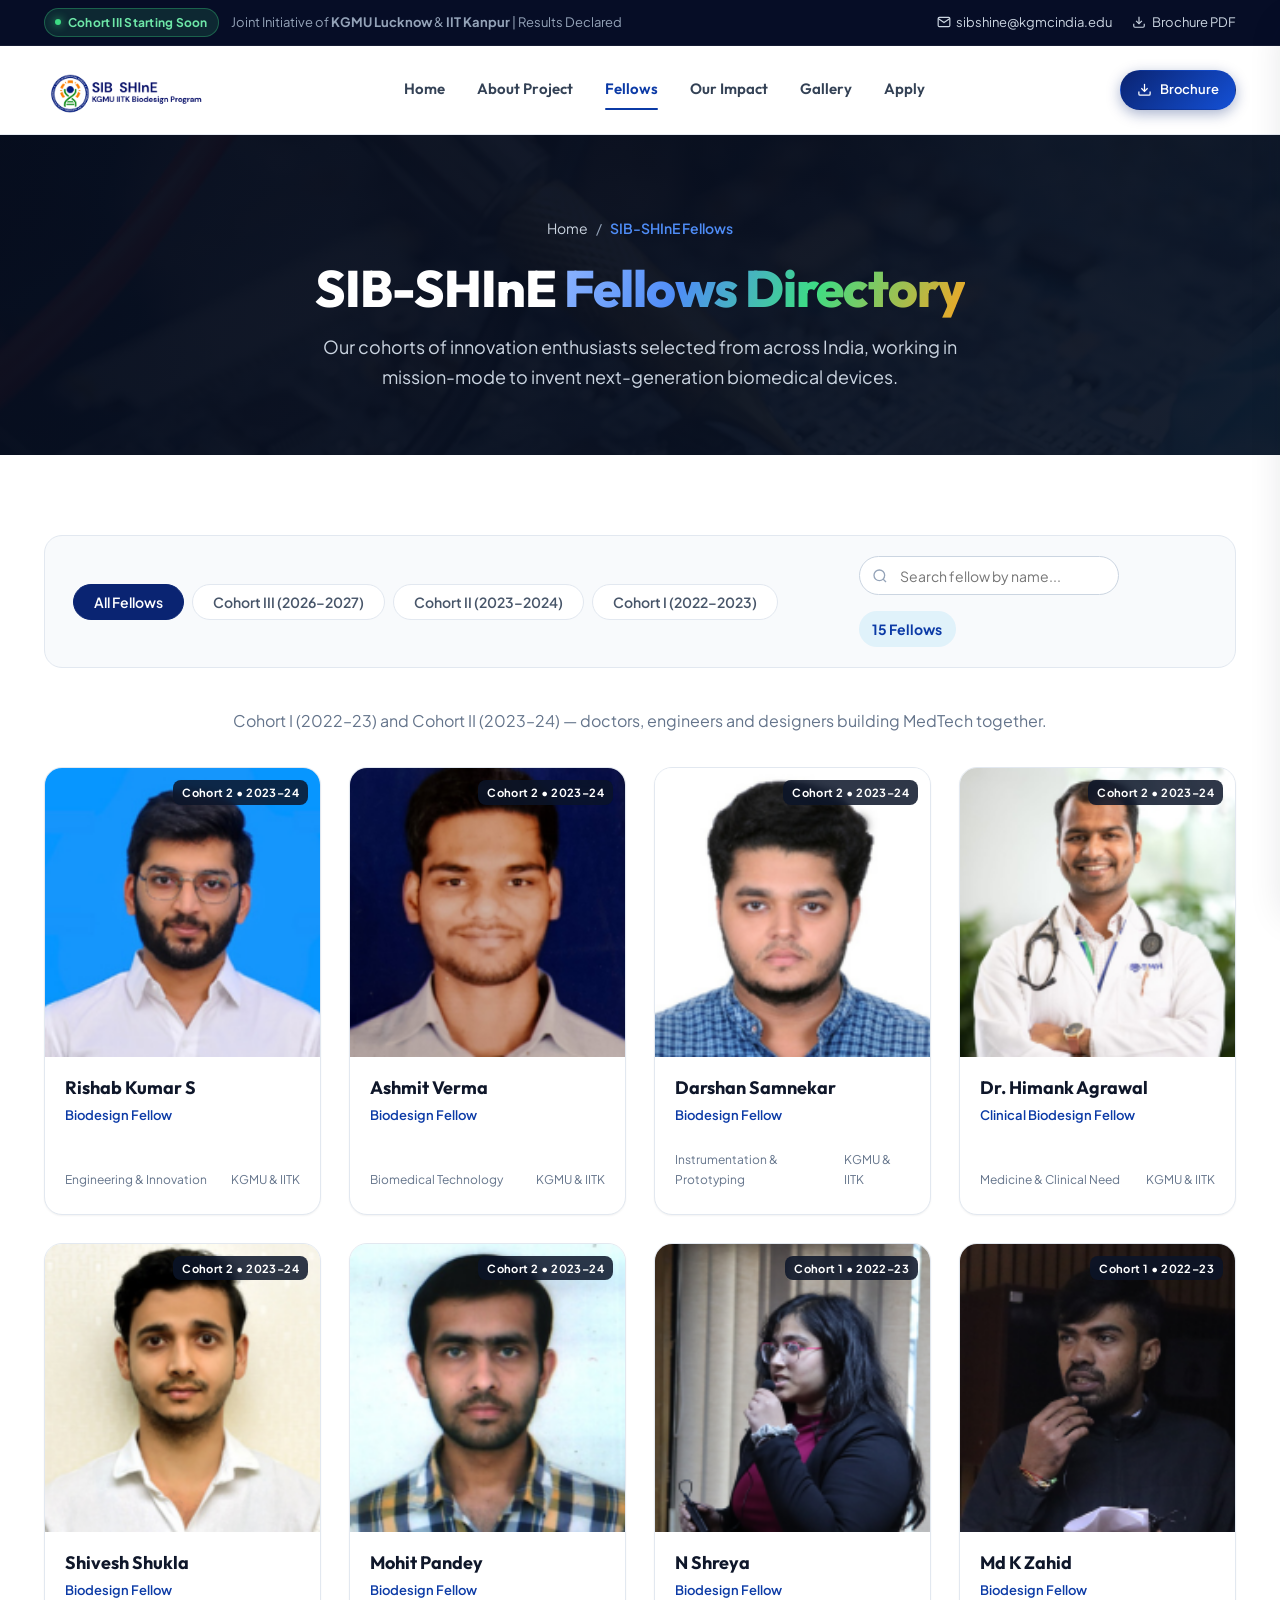
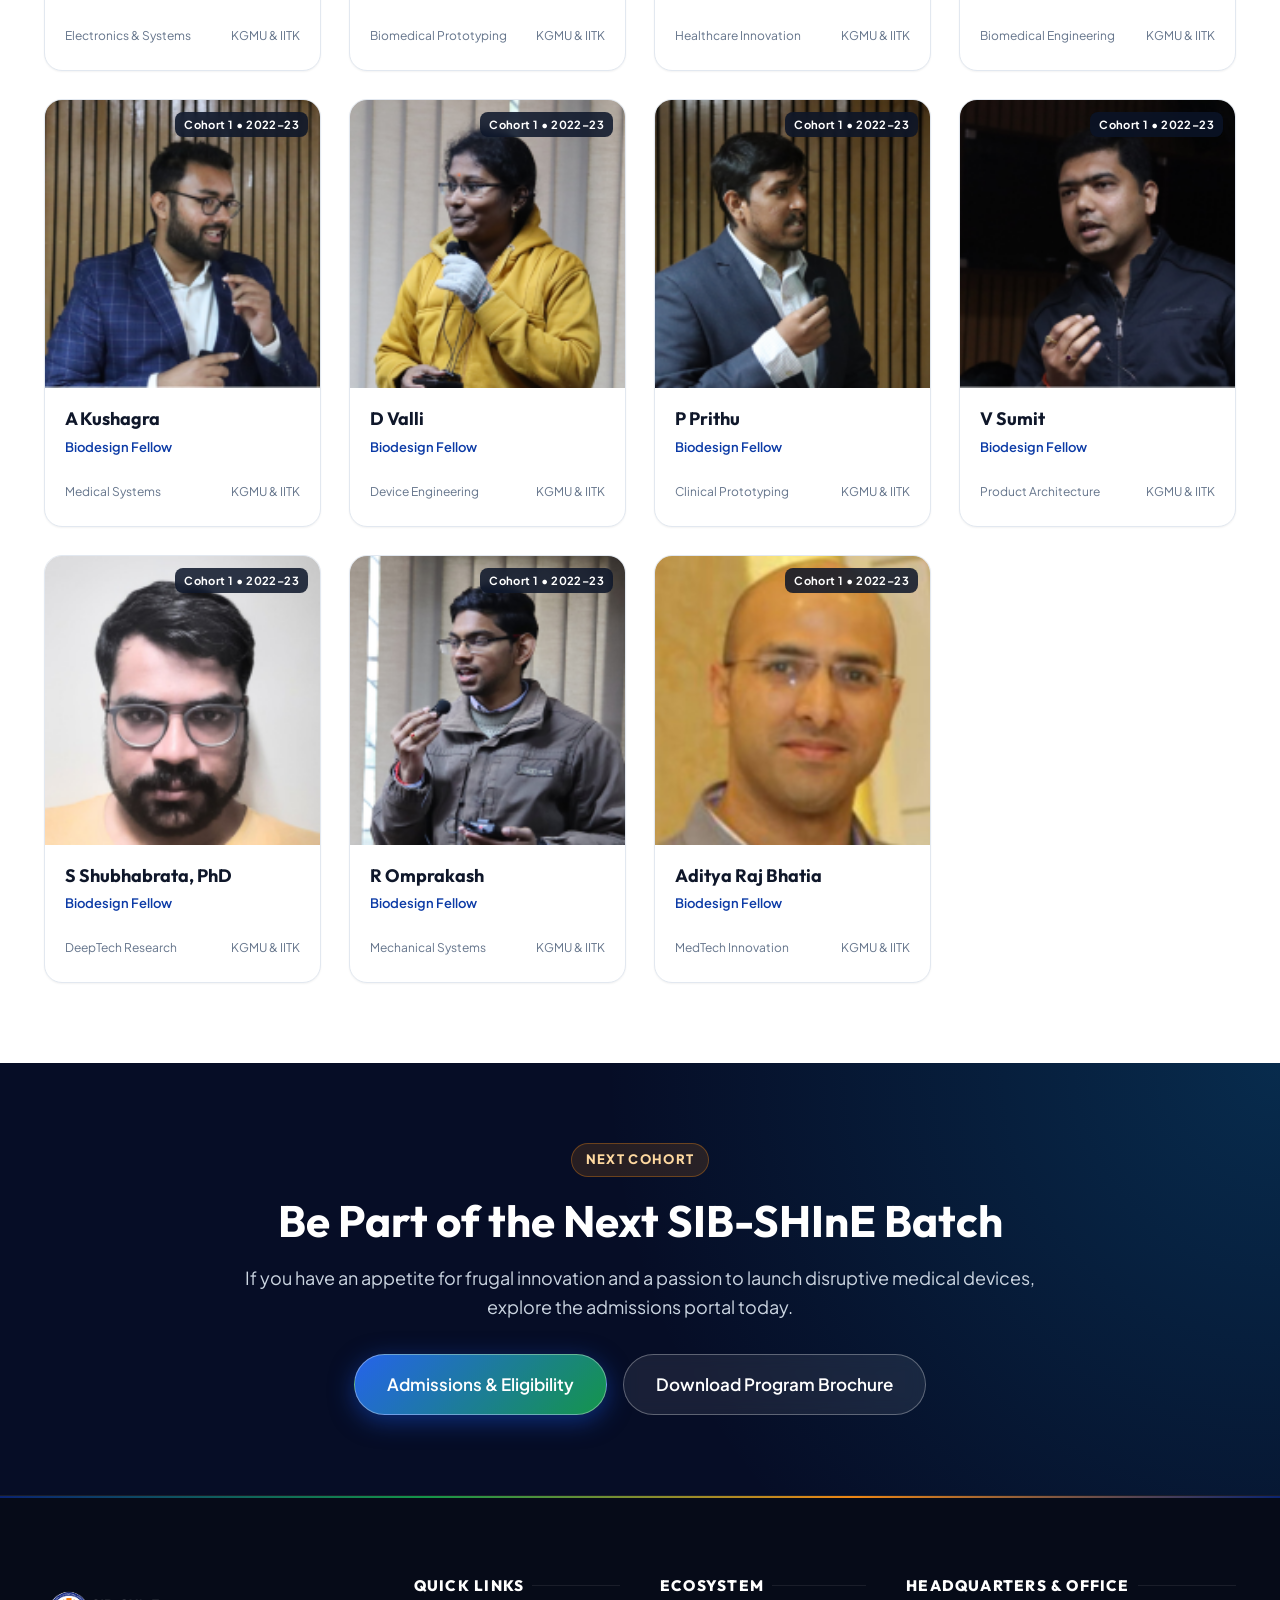
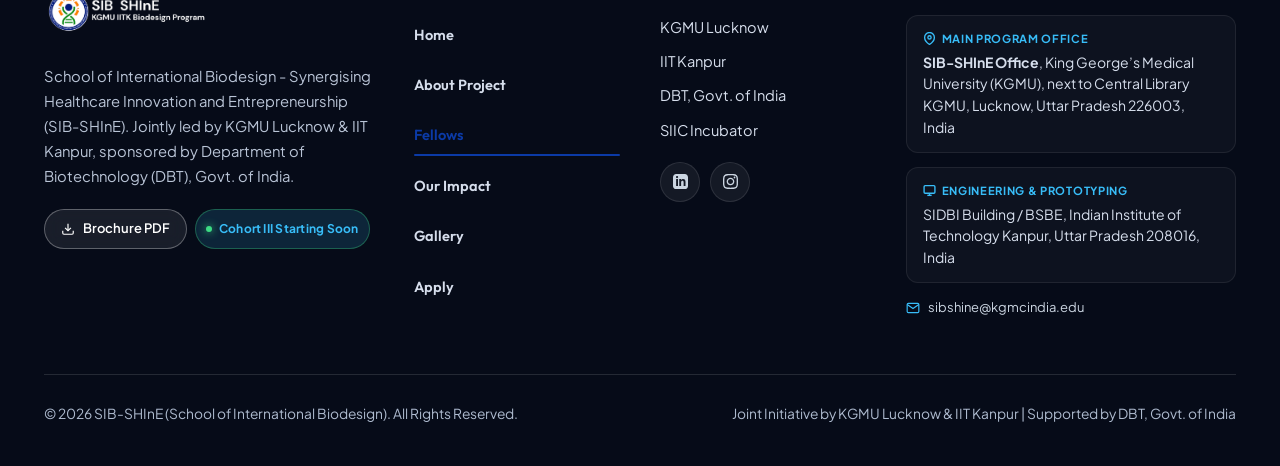
<file: members.html>
<!DOCTYPE html>
<html lang="en">
<head>
  <meta charset="UTF-8">
  <meta http-equiv="X-UA-Compatible" content="IE=edge">
  <meta name="viewport" content="width=device-width, initial-scale=1.0">
  <title>SIB-SHInE Fellows | School of International Biodesign</title>
  <meta name="description" content="Meet the SIB-SHInE Biodesign Fellows from Batch I (2022-23) and Batch II (2023-24) selected from pan-India to invent breakthrough medical devices.">
  <link rel="icon" type="image/png" href="assets/images/siblogo.png">

  <!-- Stylesheets -->
  <link rel="stylesheet" href="assets/css/main.css">
</head>
<body>

  <!-- Top Notification Bar -->
  <div class="top-notice-bar">
    <div class="container top-notice-content">
      <div style="display: flex; align-items: center; gap: 0.75rem;">
        <span class="badge-live"><span class="badge-pulse"></span> Cohort III Starting Soon</span>
        <span>Joint Initiative of <strong>KGMU Lucknow</strong> & <strong>IIT Kanpur</strong> | Results Declared</span>
      </div>
      <div class="top-notice-links">
        <a href="mailto:sibshine@kgmcindia.edu">
          <svg width="14" height="14" viewBox="0 0 24 24" fill="none" stroke="currentColor" stroke-width="2"><path d="M4 4h16c1.1 0 2 .9 2 2v12c0 1.1-.9 2-2 2H4c-1.1 0-2-.9-2-2V6c0-1.1.9-2 2-2z"></path><polyline points="22,6 12,13 2,6"></polyline></svg>
          sibshine@kgmcindia.edu
        </a>
        <a href="assets/pdf/SIB_Brochure_2nd_cohort.pdf" target="_blank" rel="noopener">
          <svg width="14" height="14" viewBox="0 0 24 24" fill="none" stroke="currentColor" stroke-width="2"><path d="M21 15v4a2 2 0 0 1-2 2H5a2 2 0 0 1-2-2v-4"></path><polyline points="7 10 12 15 17 10"></polyline><line x1="12" y1="15" x2="12" y2="3"></line></svg>
          Brochure PDF
        </a>
      </div>
    </div>
  </div>

  <!-- Main Navigation Header -->
  <header class="header-nav">
    <div class="container navbar">
      <a href="index.html" class="nav-brand">
        <img src="assets/images/siblogo.png" alt="SIB-SHInE Logo" class="logo">
      </a>

      <nav class="nav-menu">
        <a href="index.html" class="nav-link">Home</a>
        <a href="about.html" class="nav-link">About Project</a>
        <a href="members.html" class="nav-link active">Fellows</a>
        <a href="our-impact.html" class="nav-link">Our Impact</a>
        <a href="gallery.html" class="nav-link">Gallery</a>
        <a href="apply.html" class="nav-link">Apply</a>
      </nav>

      <div class="nav-actions">
        <a href="assets/pdf/SIB_Brochure_2nd_cohort.pdf" target="_blank" class="btn btn-primary btn-sm btn-pill">
          <svg width="15" height="15" viewBox="0 0 24 24" fill="none" stroke="currentColor" stroke-width="2"><path d="M21 15v4a2 2 0 0 1-2 2H5a2 2 0 0 1-2-2v-4"></path><polyline points="7 10 12 15 17 10"></polyline><line x1="12" y1="15" x2="12" y2="3"></line></svg>
          Brochure
        </a>
      </div>

      <button class="nav-toggle" aria-label="Toggle navigation menu">
        <svg width="24" height="24" viewBox="0 0 24 24" fill="none" stroke="currentColor" stroke-width="2"><line x1="3" y1="12" x2="21" y2="12"></line><line x1="3" y1="6" x2="21" y2="6"></line><line x1="3" y1="18" x2="21" y2="18"></line></svg>
      </button>
    </div>
  </header>

  <!-- Mobile Drawer Menu -->
  <div class="mobile-menu-overlay"></div>
  <aside class="mobile-drawer">
    <div class="mobile-drawer-header">
      <img src="assets/images/siblogo.png" alt="SIB-SHInE" style="height: 38px;">
      <button class="mobile-drawer-close" aria-label="Close menu">&times;</button>
    </div>
    <div class="mobile-nav-links">
      <a href="index.html" class="nav-link">Home</a>
      <a href="about.html" class="nav-link">About Project</a>
      <a href="members.html" class="nav-link active">Fellows</a>
      <a href="our-impact.html" class="nav-link">Our Impact</a>
      <a href="gallery.html" class="nav-link">Gallery</a>
      <a href="apply.html" class="nav-link">Apply</a>
    </div>
    <div style="margin-top: auto; display: flex; flex-direction: column; gap: 0.75rem;">
      <a href="assets/pdf/SIB_Brochure_2nd_cohort.pdf" target="_blank" class="btn btn-primary btn-pill">
        Download Brochure
      </a>
      <a href="apply.html" class="btn btn-secondary btn-pill">
        Check Eligibility
      </a>
    </div>
  </aside>

  <!-- Page Hero Banner -->
  <section class="page-hero" style="background-image: url('assets/images/members/members_banner.webp');">
    <div class="container">
      <div class="breadcrumbs">
        <a href="index.html">Home</a>
        <span>/</span>
        <span class="current">SIB-SHInE Fellows</span>
      </div>
      <h1 class="page-hero-title">SIB-SHInE <span class="gradient-text">Fellows Directory</span></h1>
      <p class="page-hero-subtitle">
        Our cohorts of innovation enthusiasts selected from across India, working in mission-mode to invent next-generation biomedical devices.
      </p>
    </div>
  </section>

  <!-- Fellows Showcase Section -->
  <section class="section">
    <div class="container">

      <!-- Filter and Search Bar -->
      <div class="fellows-filter-bar">
        <div class="filter-pills">
          <button class="filter-pill active" data-filter="all">All Fellows</button>
          <button class="filter-pill" data-filter="cohort3">Cohort III (2026–2027)</button>
          <button class="filter-pill" data-filter="batch23_24">Cohort II (2023–2024)</button>
          <button class="filter-pill" data-filter="batch22_23">Cohort I (2022–2023)</button>
        </div>

        <div style="display: flex; align-items: center; gap: 1rem; flex-wrap: wrap;">
          <div class="search-box">
            <svg width="16" height="16" viewBox="0 0 24 24" fill="none" stroke="currentColor" stroke-width="2"><circle cx="11" cy="11" r="8"></circle><line x1="21" y1="21" x2="16.65" y2="16.65"></line></svg>
            <input type="text" id="fellowSearch" placeholder="Search fellow by name..." aria-label="Search fellows">
          </div>
          <span id="fellowsCount" style="font-size: 0.875rem; font-weight: 700; color: var(--color-blue-600); background: rgba(14, 165, 233, 0.1); padding: 0.4rem 0.85rem; border-radius: var(--radius-full);">
            15 Fellows
          </span>
        </div>
      </div>

      <p style="text-align: center; color: var(--text-slate-500); margin-bottom: 2rem;">Cohort I (2022&ndash;23) and Cohort II (2023&ndash;24) — doctors, engineers and designers building MedTech together.</p>

      <!-- Fellows Card Grid -->
      <div class="fellows-grid" id="fellowsGrid">

        <!-- ================= BATCH 2023-2024 ================= -->
        <!-- 1. Rishab Kumar S -->
        <div class="fellow-card" data-batch="batch23_24">
          <div class="fellow-photo-wrap">
            <img src="assets/images/members/batch23_24/Rishab_Kumar_S.png" alt="Rishab Kumar S - SIB-SHInE Fellow" loading="lazy">
            <span class="fellow-cohort-tag">Cohort 2 • 2023–24</span>
          </div>
          <div class="fellow-info">
            <h3 class="fellow-name">Rishab Kumar S</h3>
            <span class="fellow-role">Biodesign Fellow</span>
            <div class="fellow-meta">
              <span>Engineering & Innovation</span>
              <span>KGMU & IITK</span>
            </div>
          </div>
        </div>

        <!-- 2. Ashmit Verma -->
        <div class="fellow-card" data-batch="batch23_24">
          <div class="fellow-photo-wrap">
            <img src="assets/images/members/batch23_24/Ashmit_Verma.png" alt="Ashmit Verma - SIB-SHInE Fellow" loading="lazy">
            <span class="fellow-cohort-tag">Cohort 2 • 2023–24</span>
          </div>
          <div class="fellow-info">
            <h3 class="fellow-name">Ashmit Verma</h3>
            <span class="fellow-role">Biodesign Fellow</span>
            <div class="fellow-meta">
              <span>Biomedical Technology</span>
              <span>KGMU & IITK</span>
            </div>
          </div>
        </div>

        <!-- 5. Darshan Samnekar -->
        <div class="fellow-card" data-batch="batch23_24">
          <div class="fellow-photo-wrap">
            <img src="assets/images/members/batch23_24/Darshan_Samnekar.png" alt="Darshan Samnekar - SIB-SHInE Fellow" loading="lazy">
            <span class="fellow-cohort-tag">Cohort 2 • 2023–24</span>
          </div>
          <div class="fellow-info">
            <h3 class="fellow-name">Darshan Samnekar</h3>
            <span class="fellow-role">Biodesign Fellow</span>
            <div class="fellow-meta">
              <span>Instrumentation & Prototyping</span>
              <span>KGMU & IITK</span>
            </div>
          </div>
        </div>

        <!-- 6. Dr. Himank Agrawal -->
        <div class="fellow-card" data-batch="batch23_24">
          <div class="fellow-photo-wrap">
            <img src="assets/images/members/batch23_24/Himank_Agrawal.png" alt="Dr. Himank Agrawal - SIB-SHInE Fellow" loading="lazy">
            <span class="fellow-cohort-tag">Cohort 2 • 2023–24</span>
          </div>
          <div class="fellow-info">
            <h3 class="fellow-name">Dr. Himank Agrawal</h3>
            <span class="fellow-role">Clinical Biodesign Fellow</span>
            <div class="fellow-meta">
              <span>Medicine & Clinical Need</span>
              <span>KGMU & IITK</span>
            </div>
          </div>
        </div>

        <!-- 7. Shivesh Shukla -->
        <div class="fellow-card" data-batch="batch23_24">
          <div class="fellow-photo-wrap">
            <img src="assets/images/members/batch23_24/Shivesh_Shukla.png" alt="Shivesh Shukla - SIB-SHInE Fellow" loading="lazy">
            <span class="fellow-cohort-tag">Cohort 2 • 2023–24</span>
          </div>
          <div class="fellow-info">
            <h3 class="fellow-name">Shivesh Shukla</h3>
            <span class="fellow-role">Biodesign Fellow</span>
            <div class="fellow-meta">
              <span>Electronics & Systems</span>
              <span>KGMU & IITK</span>
            </div>
          </div>
        </div>

        <!-- 8. Mohit Pandey -->
        <div class="fellow-card" data-batch="batch23_24">
          <div class="fellow-photo-wrap">
            <img src="assets/images/members/batch23_24/Mohit_Pandey.png" alt="Mohit Pandey - SIB-SHInE Fellow" loading="lazy">
            <span class="fellow-cohort-tag">Cohort 2 • 2023–24</span>
          </div>
          <div class="fellow-info">
            <h3 class="fellow-name">Mohit Pandey</h3>
            <span class="fellow-role">Biodesign Fellow</span>
            <div class="fellow-meta">
              <span>Biomedical Prototyping</span>
              <span>KGMU & IITK</span>
            </div>
          </div>
        </div>

        <!-- ================= BATCH 2022-2023 ================= -->
        <!-- 9. N Shreya -->
        <div class="fellow-card" data-batch="batch22_23">
          <div class="fellow-photo-wrap">
            <img src="assets/images/members/batch22_23/shreya_n.png" alt="N Shreya - SIB-SHInE Fellow" loading="lazy">
            <span class="fellow-cohort-tag">Cohort 1 • 2022–23</span>
          </div>
          <div class="fellow-info">
            <h3 class="fellow-name">N Shreya</h3>
            <span class="fellow-role">Biodesign Fellow</span>
            <div class="fellow-meta">
              <span>Healthcare Innovation</span>
              <span>KGMU & IITK</span>
            </div>
          </div>
        </div>

        <!-- 10. Md K Zahid -->
        <div class="fellow-card" data-batch="batch22_23">
          <div class="fellow-photo-wrap">
            <img src="assets/images/members/batch22_23/zahid_m.png" alt="Md K Zahid - SIB-SHInE Fellow" loading="lazy">
            <span class="fellow-cohort-tag">Cohort 1 • 2022–23</span>
          </div>
          <div class="fellow-info">
            <h3 class="fellow-name">Md K Zahid</h3>
            <span class="fellow-role">Biodesign Fellow</span>
            <div class="fellow-meta">
              <span>Biomedical Engineering</span>
              <span>KGMU & IITK</span>
            </div>
          </div>
        </div>

        <!-- 11. A Kushagra -->
        <div class="fellow-card" data-batch="batch22_23">
          <div class="fellow-photo-wrap">
            <img src="assets/images/members/batch22_23/k_asthana.png" alt="A Kushagra - SIB-SHInE Fellow" loading="lazy">
            <span class="fellow-cohort-tag">Cohort 1 • 2022–23</span>
          </div>
          <div class="fellow-info">
            <h3 class="fellow-name">A Kushagra</h3>
            <span class="fellow-role">Biodesign Fellow</span>
            <div class="fellow-meta">
              <span>Medical Systems</span>
              <span>KGMU & IITK</span>
            </div>
          </div>
        </div>

        <!-- 12. D Valli -->
        <div class="fellow-card" data-batch="batch22_23">
          <div class="fellow-photo-wrap">
            <img src="assets/images/members/batch22_23/valli_d.png" alt="D Valli - SIB-SHInE Fellow" loading="lazy">
            <span class="fellow-cohort-tag">Cohort 1 • 2022–23</span>
          </div>
          <div class="fellow-info">
            <h3 class="fellow-name">D Valli</h3>
            <span class="fellow-role">Biodesign Fellow</span>
            <div class="fellow-meta">
              <span>Device Engineering</span>
              <span>KGMU & IITK</span>
            </div>
          </div>
        </div>

        <!-- 13. P Prithu -->
        <div class="fellow-card" data-batch="batch22_23">
          <div class="fellow-photo-wrap">
            <img src="assets/images/members/batch22_23/prithu_p.png" alt="P Prithu - SIB-SHInE Fellow" loading="lazy">
            <span class="fellow-cohort-tag">Cohort 1 • 2022–23</span>
          </div>
          <div class="fellow-info">
            <h3 class="fellow-name">P Prithu</h3>
            <span class="fellow-role">Biodesign Fellow</span>
            <div class="fellow-meta">
              <span>Clinical Prototyping</span>
              <span>KGMU & IITK</span>
            </div>
          </div>
        </div>

        <!-- 14. V Sumit -->
        <div class="fellow-card" data-batch="batch22_23">
          <div class="fellow-photo-wrap">
            <img src="assets/images/members/batch22_23/v_sumit.png" alt="V Sumit - SIB-SHInE Fellow" loading="lazy">
            <span class="fellow-cohort-tag">Cohort 1 • 2022–23</span>
          </div>
          <div class="fellow-info">
            <h3 class="fellow-name">V Sumit</h3>
            <span class="fellow-role">Biodesign Fellow</span>
            <div class="fellow-meta">
              <span>Product Architecture</span>
              <span>KGMU & IITK</span>
            </div>
          </div>
        </div>

        <!-- 15. S Shubhabrata, PhD -->
        <div class="fellow-card" data-batch="batch22_23">
          <div class="fellow-photo-wrap">
            <img src="assets/images/members/batch22_23/shubhabrata_s.png" alt="S Shubhabrata, PhD - SIB-SHInE Fellow" loading="lazy">
            <span class="fellow-cohort-tag">Cohort 1 • 2022–23</span>
          </div>
          <div class="fellow-info">
            <h3 class="fellow-name">S Shubhabrata, PhD</h3>
            <span class="fellow-role">Biodesign Fellow</span>
            <div class="fellow-meta">
              <span>DeepTech Research</span>
              <span>KGMU & IITK</span>
            </div>
          </div>
        </div>

        <!-- 16. R Omprakash -->
        <div class="fellow-card" data-batch="batch22_23">
          <div class="fellow-photo-wrap">
            <img src="assets/images/members/batch22_23/omprakash_r.png" alt="R Omprakash - SIB-SHInE Fellow" loading="lazy">
            <span class="fellow-cohort-tag">Cohort 1 • 2022–23</span>
          </div>
          <div class="fellow-info">
            <h3 class="fellow-name">R Omprakash</h3>
            <span class="fellow-role">Biodesign Fellow</span>
            <div class="fellow-meta">
              <span>Mechanical Systems</span>
              <span>KGMU & IITK</span>
            </div>
          </div>
        </div>

        <!-- 17. Aditya Raj Bhatia -->
        <div class="fellow-card" data-batch="batch22_23">
          <div class="fellow-photo-wrap">
            <img src="assets/images/members/batch22_23/aditya_b.png" alt="Aditya Raj Bhatia - SIB-SHInE Fellow" loading="lazy">
            <span class="fellow-cohort-tag">Cohort 1 • 2022–23</span>
          </div>
          <div class="fellow-info">
            <h3 class="fellow-name">Aditya Raj Bhatia</h3>
            <span class="fellow-role">Biodesign Fellow</span>
            <div class="fellow-meta">
              <span>MedTech Innovation</span>
              <span>KGMU & IITK</span>
            </div>
          </div>
        </div>

      </div>

      <!-- Cohort III Coming Soon state -->
      <div id="cohort3ComingSoon" class="cohort-coming-soon" style="display: none;">
        <span class="cohort-coming-soon-badge"><span class="badge-pulse"></span> Cohort III • 2026–2027</span>
        <h3 style="font-size: 1.75rem; color: var(--text-slate-900); margin-bottom: 0.75rem;">Coming Soon</h3>
        <p style="color: var(--text-slate-600); font-size: 1rem; line-height: 1.6; max-width: 560px; margin: 0 auto 1.5rem auto;">
          Interviews for Cohort III were completed on 03 September 2026 and results have been declared.
          The Cohort III Fellows directory will be published here shortly after onboarding.
        </p>
        <a href="apply.html" class="btn btn-primary btn-pill">Admissions & Selection Status</a>
      </div>

      <!-- Empty state when search produces no results -->
      <div id="fellowsEmptyState" style="display: none; text-align: center; padding: 4rem 2rem; background: var(--bg-slate-50); border-radius: var(--radius-xl); border: 1.5px dashed var(--border-slate-300); margin-top: 2rem;">
        <svg width="48" height="48" viewBox="0 0 24 24" fill="none" stroke="currentColor" stroke-width="1.5" style="margin: 0 auto 1rem auto; color: var(--text-slate-400);"><circle cx="11" cy="11" r="8"></circle><line x1="21" y1="21" x2="16.65" y2="16.65"></line></svg>
        <h3 style="font-size: 1.25rem; color: var(--text-slate-900); margin-bottom: 0.5rem;">No Fellows Match Your Search</h3>
        <p style="color: var(--text-slate-500); font-size: 0.9375rem;">Try adjusting your keyword or reset the batch filter above.</p>
      </div>

    </div>
  </section>

  <!-- CTA Banner -->
  <section class="section section-dark" style="background-image: radial-gradient(circle at top right, rgba(14, 165, 233, 0.2), transparent 50%);">
    <div class="container" style="text-align: center; max-width: 840px;">
      <span class="section-kicker">Next Cohort</span>
      <h2 style="font-size: clamp(2rem, 3.5vw, 2.75rem); margin-bottom: 1rem; color: #ffffff;">
        Be Part of the Next SIB-SHInE Batch
      </h2>
      <p style="color: #cbd5e1; font-size: 1.125rem; margin-bottom: 2rem; line-height: 1.6;">
        If you have an appetite for frugal innovation and a passion to launch disruptive medical devices, explore the admissions portal today.
      </p>
      <div style="display: flex; gap: 1rem; justify-content: center; flex-wrap: wrap;">
        <a href="apply.html" class="btn btn-primary btn-lg btn-pill">
          Admissions & Eligibility
        </a>
        <a href="assets/pdf/SIB_Brochure_2nd_cohort.pdf" target="_blank" class="btn btn-outline-white btn-lg btn-pill">
          Download Program Brochure
        </a>
      </div>
    </div>
  </section>

  <!-- Institutional Footer -->
  <footer class="footer">
    <div class="container">
      <div class="footer-top">
        <div class="footer-brand">
          <img src="assets/images/SIB SHInEwhite logo.png" alt="SIB-SHInE Logo" class="logo logo-white">
          <p>
            School of International Biodesign - Synergising Healthcare Innovation and Entrepreneurship (SIB-SHInE). Jointly led by KGMU Lucknow & IIT Kanpur, sponsored by Department of Biotechnology (DBT), Govt. of India.
          </p>
          <div style="display: flex; gap: 0.5rem; flex-wrap: wrap;">
            <a href="assets/pdf/SIB_Brochure_2nd_cohort.pdf" target="_blank" class="btn btn-outline-white btn-sm btn-pill">
              <svg width="14" height="14" viewBox="0 0 24 24" fill="none" stroke="currentColor" stroke-width="2"><path d="M21 15v4a2 2 0 0 1-2 2H5a2 2 0 0 1-2-2v-4"></path><polyline points="7 10 12 15 17 10"></polyline><line x1="12" y1="15" x2="12" y2="3"></line></svg>
              Brochure PDF
            </a>
            <span class="badge-live" style="background: rgba(56, 189, 248, 0.15); color: #38bdf8;">
              <span class="badge-pulse"></span> Cohort III Starting Soon
            </span>
          </div>
        </div>

        <div>
          <h4 class="footer-heading">Quick Links</h4>
          <div class="footer-links">
            <a href="index.html" class="nav-link">Home</a>
            <a href="about.html" class="nav-link">About Project</a>
            <a href="members.html" class="nav-link">Fellows</a>
            <a href="our-impact.html" class="nav-link">Our Impact</a>
            <a href="gallery.html" class="nav-link">Gallery</a>
            <a href="apply.html" class="nav-link">Apply</a>
          </div>
        </div>

        <div>
          <h4 class="footer-heading">Ecosystem</h4>
          <div class="footer-links">
            <a href="https://www.kgmu.org" target="_blank" rel="noopener">KGMU Lucknow</a>
            <a href="https://www.iitk.ac.in" target="_blank" rel="noopener">IIT Kanpur</a>
            <a href="https://dbt.gov.in" target="_blank" rel="noopener">DBT, Govt. of India</a>
            <a href="https://siicincubator.com" target="_blank" rel="noopener">SIIC Incubator</a>
          </div>
          <div class="footer-social-group">
            <a href="https://www.linkedin.com/company/sibshine/" target="_blank" rel="noopener" class="social-btn" aria-label="LinkedIn">
              <svg width="15" height="15" viewBox="0 0 24 24" fill="currentColor"><path d="M19 0h-14c-2.761 0-5 2.239-5 5v14c0 2.761 2.239 5 5 5h14c2.762 0 5-2.239 5-5v-14c0-2.761-2.238-5-5-5zm-11 19h-3v-11h3v11zm-1.5-12.268c-.966 0-1.75-.79-1.75-1.764s.784-1.764 1.75-1.764 1.75.79 1.75 1.764-.783 1.764-1.75 1.764zm13.5 12.268h-3v-5.604c0-3.368-4-3.113-4 0v5.604h-3v-11h3v1.765c1.396-2.586 7-2.777 7 2.476v6.759z"/></svg>
            </a>
            <a href="https://www.instagram.com/sibshine_iitk_kgmu/" target="_blank" rel="noopener" class="social-btn" aria-label="Instagram">
              <svg width="15" height="15" viewBox="0 0 24 24" fill="currentColor"><path d="M12 2.163c3.204 0 3.584.012 4.85.07 3.252.148 4.771 1.691 4.919 4.919.058 1.265.069 1.645.069 4.849 0 3.205-.012 3.584-.069 4.849-.149 3.225-1.664 4.771-4.919 4.919-1.266.058-1.644.07-4.85.07-3.204 0-3.584-.012-4.849-.07-3.26-.149-4.771-1.699-4.919-4.92-.058-1.265-.07-1.644-.07-4.849 0-3.204.013-3.583.07-4.849.149-3.227 1.664-4.771 4.919-4.919 1.266-.057 1.645-.069 4.849-.069zm0-2.163c-3.259 0-3.667.014-4.947.072-4.358.2-6.78 2.618-6.98 6.98-.059 1.281-.073 1.689-.073 4.948 0 3.259.014 3.668.072 4.948.2 4.358 2.618 6.78 6.98 6.98 1.281.058 1.689.072 4.948.072 3.259 0 3.668-.014 4.948-.072 4.354-.2 6.782-2.618 6.979-6.98.059-1.28.073-1.689.073-4.948 0-3.259-.014-3.667-.072-4.947-.196-4.354-2.617-6.78-6.979-6.98-1.281-.059-1.69-.073-4.949-.073zm0 5.838c-3.403 0-6.162 2.759-6.162 6.162s2.759 6.163 6.162 6.163 6.162-2.759 6.162-6.163c0-3.403-2.759-6.162-6.162-6.162zm0 10.162c-2.209 0-4-1.79-4-4 0-2.209 1.791-4 4-4s4 1.791 4 4c0 2.21-1.791 4-4 4zm6.406-11.845c-.796 0-1.441.645-1.441 1.44s.645 1.44 1.441 1.44c.795 0 1.439-.645 1.439-1.44s-.644-1.44-1.439-1.44z"/></svg>
            </a>
          </div>
        </div>

        <div>
          <h4 class="footer-heading">Headquarters & Office</h4>
          <div class="footer-contact-box">
            <div class="office-tag">
              <svg width="13" height="13" viewBox="0 0 24 24" fill="none" stroke="currentColor" stroke-width="2.5"><path d="M21 10c0 7-9 13-9 13s-9-6-9-13a9 9 0 0 1 18 0z"></path><circle cx="12" cy="10" r="3"></circle></svg>
              Main Program Office
            </div>
            <p><strong>SIB-SHInE Office</strong>, King George’s Medical University (KGMU), next to Central Library KGMU, Lucknow, Uttar Pradesh 226003, India</p>
          </div>

          <div class="footer-contact-box">
            <div class="office-tag">
              <svg width="13" height="13" viewBox="0 0 24 24" fill="none" stroke="currentColor" stroke-width="2.5"><rect x="2" y="3" width="20" height="14" rx="2" ry="2"></rect><line x1="8" y1="21" x2="16" y2="21"></line><line x1="12" y1="17" x2="12" y2="21"></line></svg>
              Engineering & Prototyping
            </div>
            <p>SIDBI Building / BSBE, Indian Institute of Technology Kanpur, Uttar Pradesh 208016, India</p>
          </div>

          <div style="margin-top: 0.75rem; display: flex; align-items: center; gap: 0.5rem; font-size: 0.8125rem;">
            <svg width="14" height="14" viewBox="0 0 24 24" fill="none" stroke="#38bdf8" stroke-width="2"><path d="M4 4h16c1.1 0 2 .9 2 2v12c0 1.1-.9 2-2 2H4c-1.1 0-2-.9-2-2V6c0-1.1.9-2 2-2z"></path><polyline points="22,6 12,13 2,6"></polyline></svg>
            <a href="mailto:sibshine@kgmcindia.edu" style="color: #cbd5e1; text-decoration: none;">sibshine@kgmcindia.edu</a>
          </div>
        </div>
      </div>

      <div class="footer-bottom">
        <div>
          © 2026 SIB-SHInE (School of International Biodesign). All Rights Reserved.
        </div>
        <div>
          Joint Initiative by KGMU Lucknow & IIT Kanpur | Supported by DBT, Govt. of India
        </div>
      </div>
    </div>
  </footer>

  <!-- Floating Back to Top Button -->
  <button class="back-to-top" aria-label="Scroll to top">
    <svg width="20" height="20" viewBox="0 0 24 24" fill="none" stroke="currentColor" stroke-width="2"><polyline points="18 15 12 9 6 15"></polyline></svg>
  </button>

  <!-- JavaScript Engine -->
  <script src="assets/js/main.js"></script>
</body>
</html>
</file>
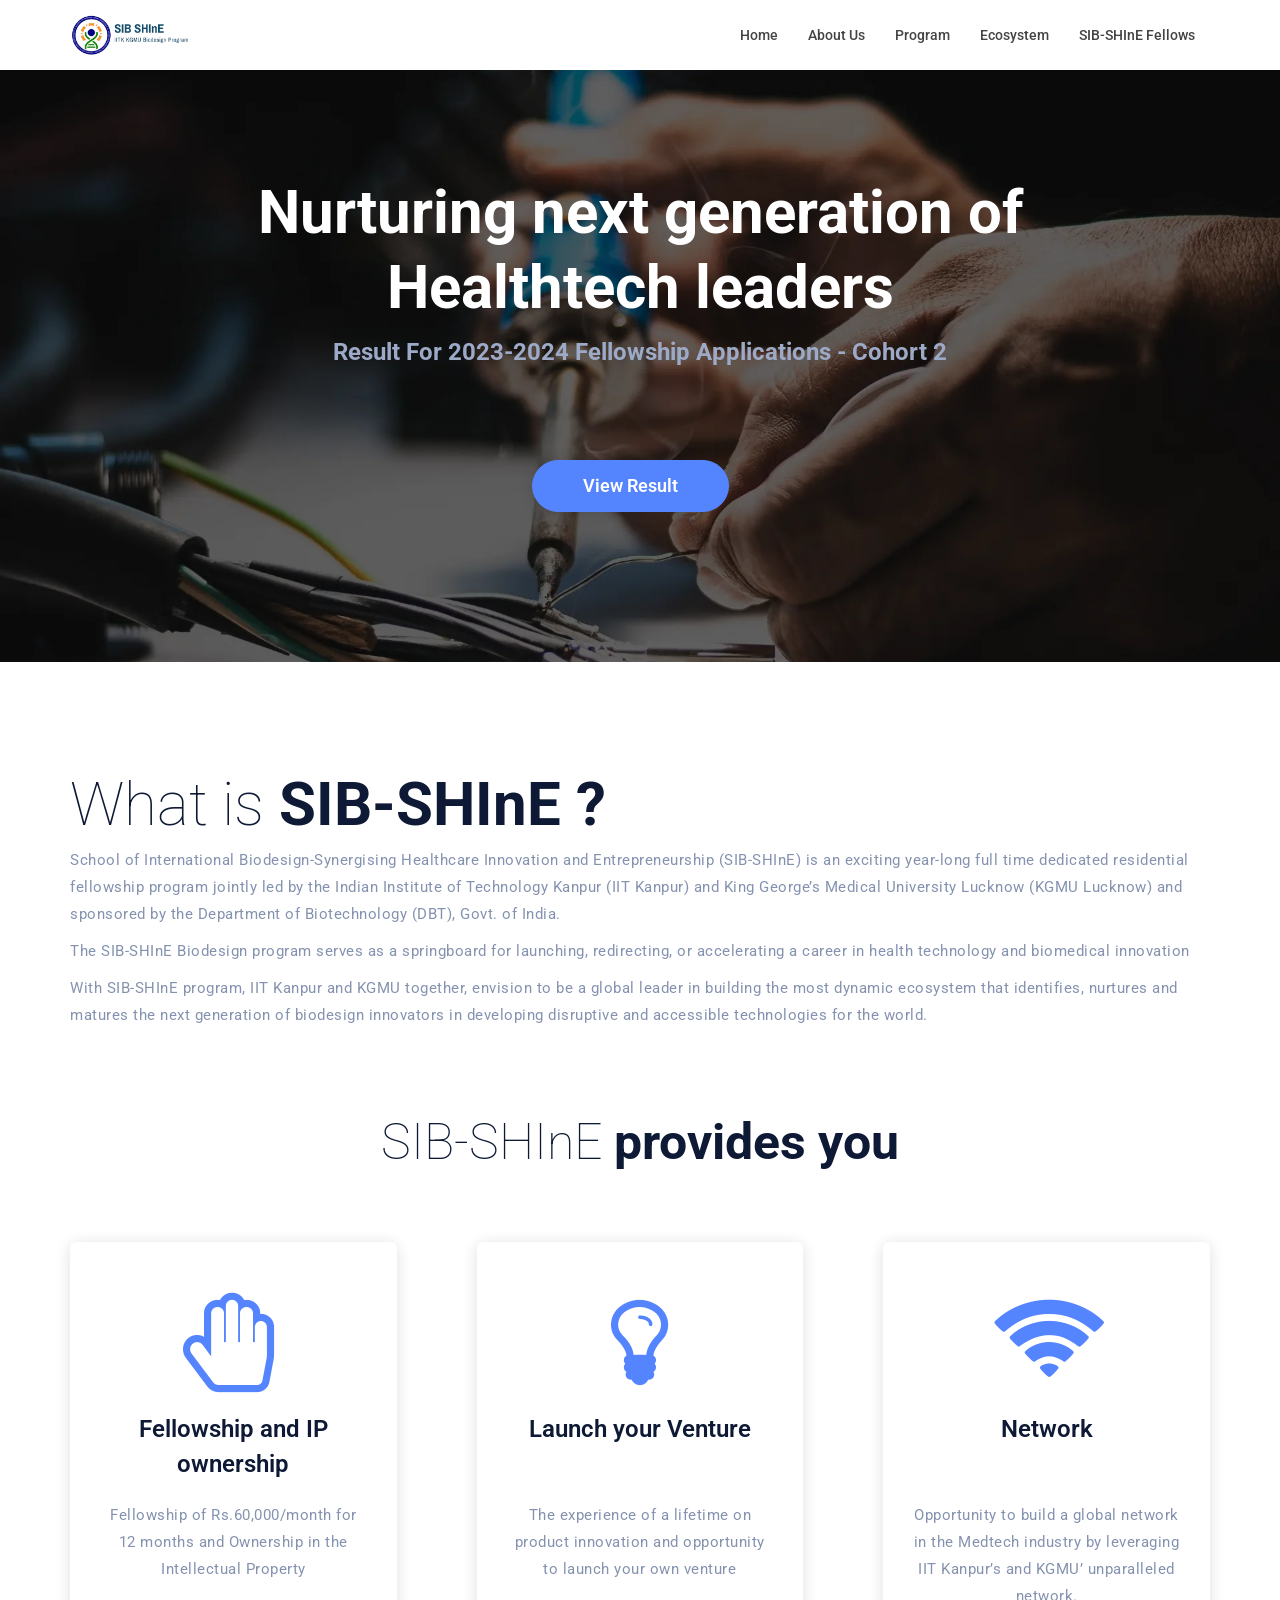
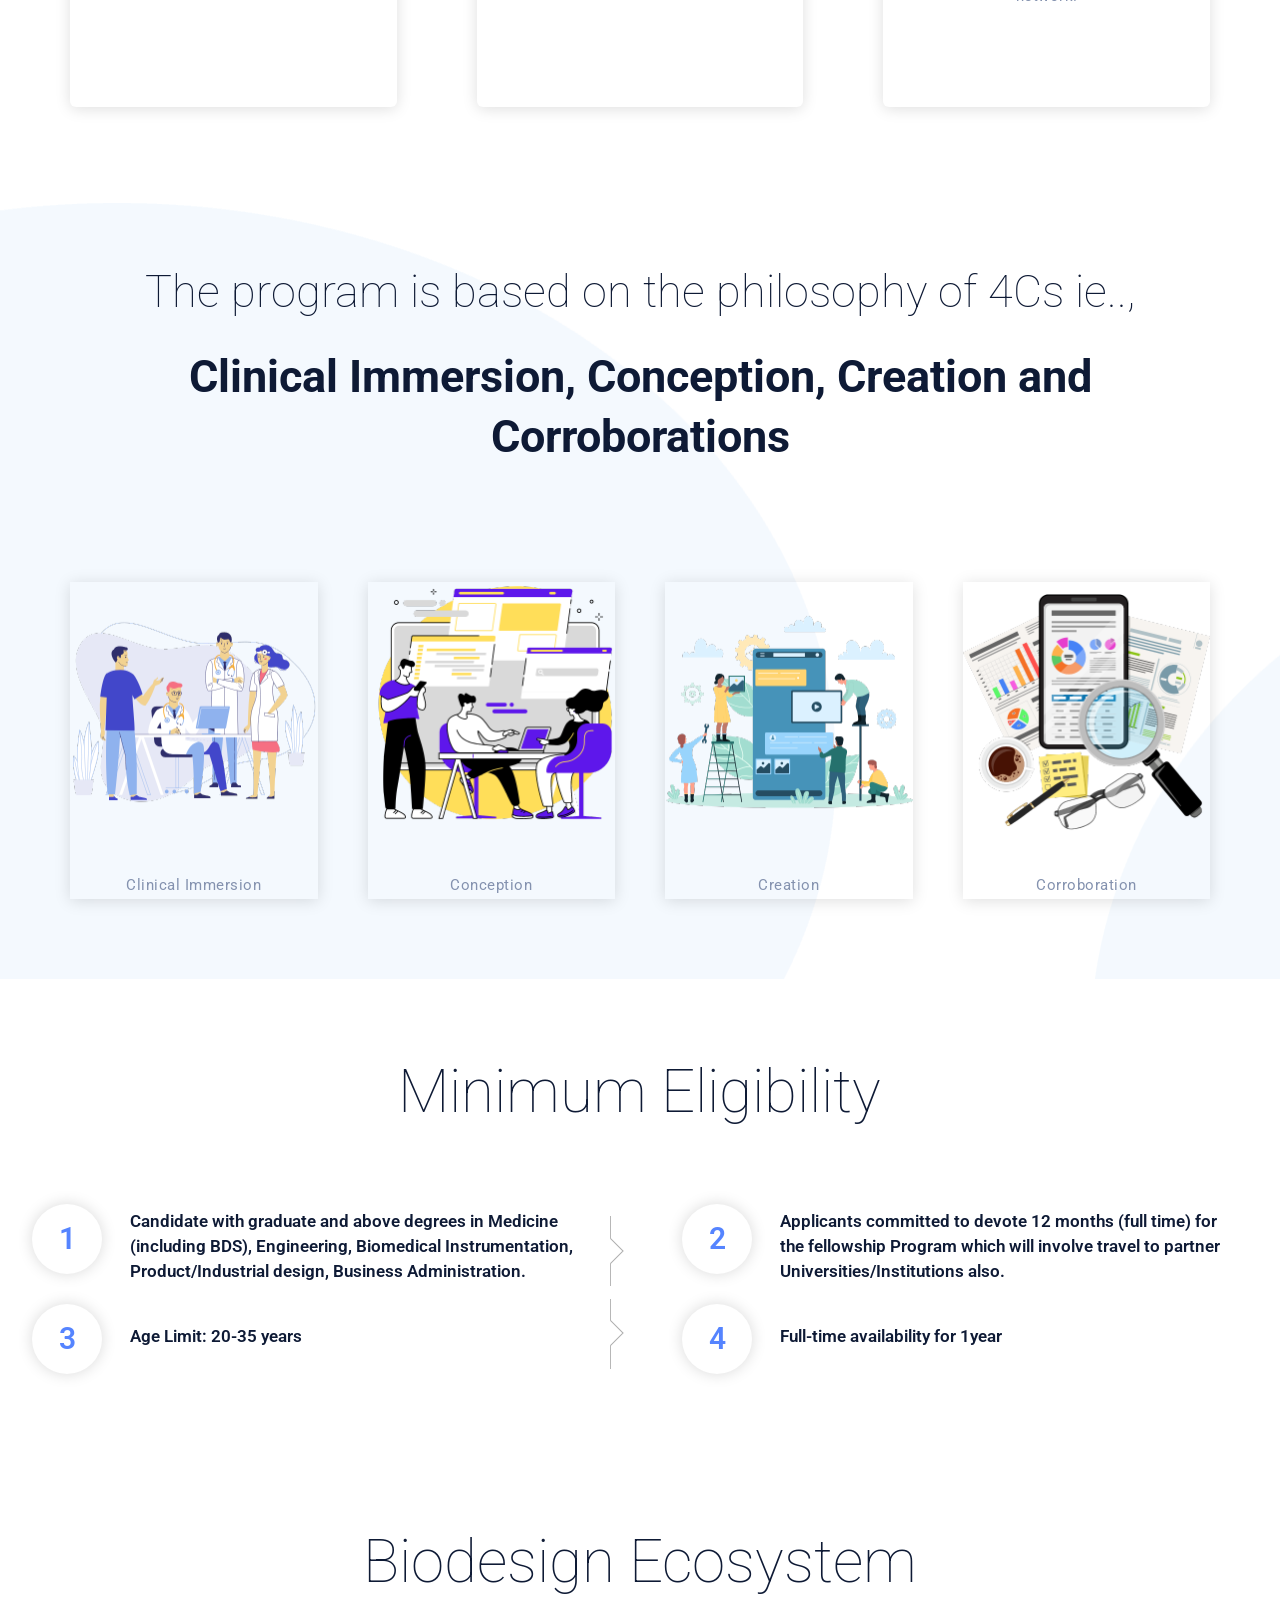
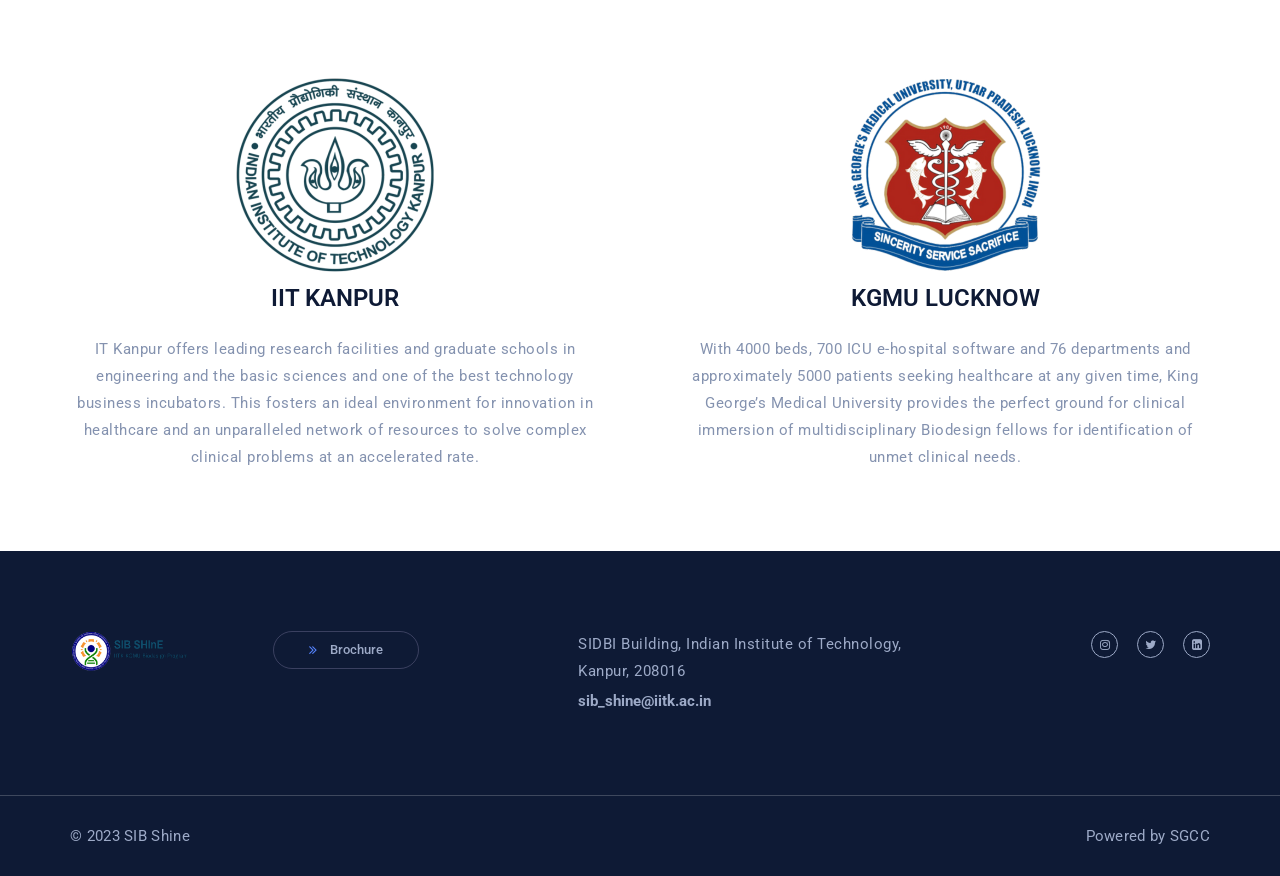
<file: _/assets/images/bg_img/bg-img-3.png_.html>
<!DOCTYPE html>
<html lang="en">


<!-- Mirrored from https://www.sibshine.in/"/assets/images/bg_img/bg-img-3.png" by HTTrack Website Copier/3.x [XR&CO], Wed, 02 Sep 2026 09:03:38 GMT -->
<!-- Added by HTTrack --><meta http-equiv="content-type" content="text/html;charset=UTF-8" /><!-- /Added by HTTrack -->
<head>
    <meta charset="utf-8">
    <meta http-equiv="X-UA-Compatible" content="IE=edge">
    <meta name="viewport" content="width=device-width, initial-scale=1">
    <title>SIB Shine</title>
    <meta name="description" content="Startup Incubation And Innovation Center">
    <link rel="stylesheet" href="../../../../assets/HTWF/scripts/bootstrap/css/bootstrap.css">
    <link rel="stylesheet" href="../../../../assets/HTWF/style.css">
    <link rel="stylesheet" href="../../../../assets/HTWF/css/content-box.css">
    <link rel="stylesheet" href="../../../../assets/HTWF/css/image-box.css">
    <link rel="stylesheet" href="../../../../assets/HTWF/css/animations.css">
    <link rel="stylesheet" href="../../../../assets/HTWF/css/components.css">
    <link rel="stylesheet" href="../../../../assets/HTWF/scripts/flexslider/flexslider.css">
    <link rel="icon" href="../../../../assets/images/sib_shine_fav.png">
    <link rel="stylesheet" href="../../../../assets/HTWF/scripts/magnific-popup.css">
    <link rel="stylesheet" href="../../../../assets/HTWF/scripts/social.stream.css">
    <link rel="stylesheet" href="../../../../assets/HTWF/css/skin.css">
    <link rel="stylesheet" href="../../../../assets/css/custom.css">
    <script src="../../../../assets/HTWF/scripts/jquery.min.js"></script>
    <script src="../../../../assets/HTWF/scripts/script.js"></script>
</head>

<!-- <div id="preloader"></div> -->
<header id="header_nav" class="fixed-top " data-menu-anima="fade-bottom"> <!-- custom-bg1 style="margin-top: 100px;"-->
    <div class="navbar navbar-default mega-menu-fullwidth navbar-fixed-top" role="navigation">
        <div class="navbar navbar-main">
            <div class="container"> <!--custom-container-->
                <div class="navbar-header">
                    <button type="button" class="navbar-toggle">
                        <i class="fa fa-bars"></i>
                    </button>
                    <a class="navbar-brand" href="../../../../index-2.html">
                        <img class="logo-default" src="../../../../assets/images/sib_shine_logo.png" alt="logo" />
                        <img class="logo-retina" src="../../../../assets/images/sib_shine_logo.png" alt="logo" />
                    </a>
                </div>
                <div class="collapse navbar-collapse">
                    <div class="nav navbar-nav navbar-right">
                        <ul class="nav navbar-nav">
                            <li class="dropdown">
                                <a href="../../../../index-2.html" data-toggle="dropdown" role="button">Home</a>
                            </li>
                            <li class="dropdown">
                                <a href="../../../../about_us.html" data-toggle="dropdown" role="button">About Us</a>
                            </li>
                            <li class="dropdown">
                                <a href="../../../../program.html" data-toggle="dropdown" role="button">Program </a>
                            </li>
                            <li class="dropdown">
                                <a href="../../../../ecosystem.html" data-toggle="dropdown">Ecosystem</a>
                            </li>
                            <li class="dropdow">
                                <a href="../../../../members.html" data-toggle="dropdown">SIB-SHInE Fellows</a>
                            </li>
                            <!-- Commented By Rahul - 24/11/23 - Uncomment when applications are open -->
                            <!-- <li class="dropdow">
                                <a href="/apply.php" data-toggle="dropdown">Apply</a>
                            </li> -->
                        </ul>
                    </div>
                </div>
            </div>
        </div>
    </div>
</header>
<body>
    <div class="section-bg-image bg-top" style="background-image:url(../../../../assets/images/home/home_banner.webp)">
        <div class="container content">
            <div class="row">
                <div class="col-md-10 col-center text-center fade-in " data-anima="" data-time="1000"
                    aid="0.32101851581438035"
                    style="position: relative; animation-duration: 1000ms; transition-timing-function: ease; transition-delay: 0ms;">
                    <hr class="space m">
                    <h1 class="white"><b>Nurturing next generation of Healthtech leaders</b> </h1>
                    <h4 class="white"><b>Result For 2023-2024 Fellowship Applications - Cohort 2</b> </h4>
                    <hr class="space">
                    <!-- Modified By Rahul - 24/11/23 - Starts -->
                    <!-- <a href="" class="circle-button btn btn-lg shadow-1">Application closed</a><span class="space"></span> -->
                    <a href="../../../../members.html" class="circle-button btn btn-lg shadow-1">View Result</a><span
                        class="space"></span>
                    <!-- Modified By Rahul - 24/11/23 - Ends -->
                    <hr class="space">
                </div>
            </div>
        </div>
    </div>
    <hr class="space m" />
    <!-- Commented By Rahul - 24/11/23 - Uncomment if needed as per requirement -->
    <!-- <div class="section-empty light-blue-bg">
        <div class="container text-center">
            <p class="text-xl">Applications open till the 30<sup>th</sup> October 2023</p>
        </div>
    </div> -->
    <div class="section-bg-image">
        <div class="container content" style="padding-bottom:0px!important">
            <div class="row">
                <div class="col-md-12">
                    <h1>What is<b> SIB-SHInE <b>?</h1>
                    <p> School of International Biodesign-Synergising Healthcare Innovation and Entrepreneurship
                        (SIB-SHInE) is an exciting year-long full time dedicated residential fellowship program jointly
                        led by the Indian Institute of Technology Kanpur (IIT Kanpur) and King George’s Medical
                        University Lucknow (KGMU Lucknow) and sponsored by the Department of Biotechnology (DBT), Govt.
                        of India. </p>
                    <p>The SIB-SHInE Biodesign program serves as a springboard for launching, redirecting, or
                        accelerating a career in health technology and biomedical innovation</p>
                    <p>With SIB-SHInE program, IIT Kanpur and KGMU together, envision to be a global leader in building
                        the most dynamic ecosystem that identifies, nurtures and matures the next generation of
                        biodesign innovators in developing disruptive and accessible technologies for the world.</p>
                    <!--<a href="#" class="circle-button btn btn-sm btn-border">Read More</a><span class="space"></span>-->
                </div>
            </div>
        </div>
    </div>
    <div class="section-empty text-center">
        <div class="container content">
            <h2>SIB-SHInE <b>provides you</b> </h2>
            <hr class="space">
            <div class="row">
                <div class="col-md-4">
                    <div class="advs-box advs-box-top-icon boxed-inverse shadow-1" data-anima="scale-up"
                        data-trigger="hover">
                        <i class="fa fa-hand-paper-o icon circle anima"></i>
                        <h3 style="min-height:70px">Fellowship and IP ownership</h3>
                        <p style="min-height:160px">
                            Fellowship of Rs.60,000/month for 12 months and Ownership in the Intellectual Property
                        </p>
                    </div>
                </div>
                <div class="col-md-4">
                    <div class="advs-box advs-box-top-icon boxed-inverse shadow-1" data-anima="scale-up"
                        data-trigger="hover">
                        <i class="fa fa-lightbulb-o icon circle anima" aid="0.5851397201863855"
                            style="position: relative; animation-duration: 500ms; transition-timing-function: ease; transition-delay: 0ms;"></i>
                        <h3 style="min-height:70px"> Launch your Venture</h3>
                        <p style="min-height:160px">
                            The experience of a lifetime on product innovation and opportunity to launch your own
                            venture
                        </p>
                    </div>
                </div>
                <div class="col-md-4">
                    <div class="advs-box advs-box-top-icon boxed-inverse shadow-1" data-anima="scale-up"
                        data-trigger="hover">
                        <i class="fa fa-wifi icon circle anima"></i>
                        <h3 style="min-height:70px">Network</h3>
                        <p style="min-height:160px">
                            Opportunity to build a global network in the Medtech industry by leveraging IIT Kanpur’s and
                            KGMU’ unparalleled network.
                        </p>
                    </div>
                </div>
            </div>
        </div>
    </div>

    <div class="section-empty text-center"
        style="background-image:url(../../../../assets/images/bg_img/bg-2.png);background-repeat: no-repeat; ">
        <div class="container content">
            <h1 class="text-xl">The program is based on the philosophy of 4Cs ie..,</h1>
            <h2 class="text-xl"><b>
                    Clinical Immersion, Conception, Creation and Corroborations </b></h2>
            <hr class="space">
            <table class="grid-table grid-table-sm-12 grey_image">
                <tbody>
                    <tr>
                        <td>
                            <div class="advs-box advs-box-top-icon shadow-1 custom-padding1" data-anima="pulse"
                                data-trigger="hover" aid="0.4439195215728704"
                                style="position: relative; animation-duration: 500ms; transition-timing-function: ease; transition-delay: 0ms;">
                                <img class="object-fit-none" src="../../../../assets/images/home/philosophy/clinical_immersion.png"
                                    aid="0.6876134382203383" loading="lazy" decoding="async"
                                    style="animation-duration: 500ms; transition-timing-function: ease; transition-delay: 0ms;">
                                <hr class="space m">
                                <p>
                                    Clinical Immersion
                                </p>
                            </div>
                        </td>
                        <td>
                            <div class="advs-box advs-box-top-icon shadow-1 custom-padding1" data-anima="pulse"
                                data-trigger="hover" aid="0.07202333038552644"
                                style="position: relative; animation-duration: 500ms; transition-timing-function: ease; transition-delay: 0ms;">
                                <img class="object-fit-none" src="../../../../assets/images/home/philosophy/conception.png"
                                    aid="0.6876134382203383" loading="lazy" decoding="async"
                                    style="animation-duration: 500ms; transition-timing-function: ease; transition-delay: 0ms;">
                                <hr class="space m">
                                <p>
                                    Conception
                                </p>
                            </div>
                        </td>
                        <td>
                            <div class="advs-box advs-box-top-icon shadow-1 custom-padding1" data-anima="pulse"
                                data-trigger="hover">
                                <img class="object-fit-none" src="../../../../assets/images/home/philosophy/creation.png"
                                    aid="0.6876134382203383" loading="lazy" decoding="async"
                                    style="animation-duration: 500ms; transition-timing-function: ease; transition-delay: 0ms;">
                                <hr class="space m">
                                <p>
                                    Creation
                                </p>
                            </div>
                        </td>
                        <td>
                            <div class="advs-box advs-box-top-icon shadow-1 custom-padding1" data-anima="pulse"
                                data-trigger="hover" aid="0.972136927320076"
                                style="position: relative; animation-duration: 500ms; transition-timing-function: ease; transition-delay: 0ms;">
                                <img class="object-fit-none" src="../../../../assets/images/home/philosophy/corroboration.png"
                                    loading="lazy" decoding="async" aid="0.6876134382203383"
                                    style="animation-duration: 500ms; transition-timing-function: ease; transition-delay: 0ms;">
                                <hr class="space m">
                                <p>
                                    Corroboration
                                </p>
                            </div>
                        </td>
                    </tr>
                </tbody>
            </table>
        </div>
    </div>

    <div class="section-bg-image bg-top">
        <div class="container content">
            <div class="row">
                <div class="col-md-8 col-center text-center">
                    <h1>Minimum Eligibility</h1>
                </div>
            </div>
            <hr class="space">
            <div class="row box-steps">
                <div class="row">
                    <div class="step-item col-md-6">
                        <span class="step-number">1</span>
                        <h3 class="text-m">
                            Candidate with graduate and above degrees in Medicine (including BDS), Engineering,
                            Biomedical Instrumentation, Product/Industrial design, Business Administration.
                        </h3>
                    </div>
                    <div class="step-item col-md-6">
                        <span class="step-number">2</span>
                        <h3 class="text-m">
                            Applicants committed to devote 12 months (full time) for the fellowship Program which will
                            involve travel to partner Universities/Institutions also.
                        </h3>
                    </div>
                </div>
                <div class="row">
                    <div class="step-item col-md-6">
                        <span class="step-number">3</span>
                        <h3 class="text-m" style="margin-top:20px;">
                            Age Limit: 20-35 years
                        </h3>
                    </div>
                    <div class="step-item col-md-6">
                        <span class="step-number">4</span>
                        <h3 class="text-m" style="margin-top:20px;">
                            Full-time availability for 1year
                        </h3>
                    </div>
                </div>
            </div>

        </div>
    </div>

    <div class="section-bg-image bg-top">
        <div class="container content">
            <div class="row">
                <div class="col-md-8 col-center text-center">
                    <h1>Biodesign Ecosystem</h1>
                </div>
                <hr class="space" />
            </div>
            <div class="row vertical-row text-center">
                <div class="col-md-6 ">
                    <img src="../../../../assets/images/home/biodesign_ecosystem/iitk_logo.png" loading="lazy" decoding="async" />
                    <h4>IIT KANPUR</h4>
                    <p>
                        IT Kanpur offers leading research facilities and graduate schools in engineering and the basic
                        sciences and one of the best technology business incubators. This fosters an ideal environment
                        for innovation in healthcare and an unparalleled network of resources to solve complex clinical
                        problems at an accelerated rate.
                    </p>
                </div>
                <div class="col-md-6">
                    <img src="../../../../assets/images/home/biodesign_ecosystem/kgmu_lucknow_logo.png" loading="lazy"
                        decoding="async" />
                    <h4>KGMU LUCKNOW</h4>
                    <p>
                        With 4000 beds, 700 ICU e-hospital software and 76 departments and approximately 5000 patients
                        seeking healthcare at any given time, King George’s Medical University provides the perfect
                        ground for clinical immersion of multidisciplinary Biodesign fellows for identification of unmet
                        clinical needs.
                    </p>
                </div>
            </div>
        </div>
    </div>
<script type="module" src="https://static.cloudflareinsights.com/beacon.min.js/v3d52b47920f24c319d37e2661827c42b1787588026925" integrity="sha512-d9sL6GJLXn6fInD1+TVXhTcQOsmxeHfmHAvwGDIxp5TO+uo1fiWW7mHomMj4MLRlCsJDTqXzWLHJFFlPCEIj/A==" data-cf-beacon='{"version":"2024.11.0","token":"6db78e6a72464b809c8cc893c8c9fb86","r":1}' crossorigin="anonymous"></script>
</body>
    <i class="scroll-top scroll-top-mobile show fa fa-sort-asc" style="opacity: 1;"></i>
    <footer class="footer-base">
        <div class="content">
            <div class="container">
                <div class="row">
                    <div class="col-md-2 footer-center text-left">
                        <img width="120" src="../../../../assets/images/sib_shine_logo.png" alt="">
                    </div>
                    <div class="col-md-3 footer-center text-left">
                        <a target="_blank" href="../../../../assets/pdf/SIB_Brochure_2nd_cohort.pdf" class="circle-button btn btn-border btn-sm"><i class="fa fa-angle-double-right"></i> Brochure </a>
                    </div>
                    <div class="col-md-4 footer-left text-left">
                        <p>SIDBI Building, Indian Institute of Technology, Kanpur, 208016</p>
                        <div class="tag-row">
                            <span><a href="../../../../cdn-cgi/l/email-protection.html" class="__cf_email__" data-cfemail="e5968c87ba968d8c8b80a58c8c918ecb8486cb8c8b">[email&#160;protected]</a></span>
                            <!--<span>+0000000000</span>-->
                        </div>
                    </div>
                    <div class="col-md-3 footer-left text-right text-left-sm">
                        <div class="btn-group social-group btn-group-icons">
                            <a target="_blank" href="https://www.instagram.com/sibshine_iitk_kgmu/">
                                <i class="fa fa-instagram text-xs circle"></i>
                            </a>
                            <a target="_blank" href="https://twitter.com/i/flow/login" data-social="share-twitter">
                                <i class="fa fa-twitter text-xs circle"></i>
                            </a>
                            <a target="_blank" href="https://www.linkedin.com/in/sib-shine-iitk-kgmu-96b577244/" data-social="share-linkedin">
                                <i class="fa fa-linkedin text-xs circle"></i>
                            </a>
                        </div>
                    </div>
                </div>
            </div>
            <div class="row copy-row">
                <div class="col-md-12 copy-text">
                    © 2023 SIB Shine <span>Powered by SGCC</span>
                </div>
            </div>
        </div>
        <link rel="stylesheet" href="../../../../assets/HTWF/scripts/font-awesome/css/font-awesome.css">
        <link rel="stylesheet" href="../../../../assets/css/fontawesome-free-5.15.4-web/css/fontawesome.min.css">
        <script data-cfasync="false" src="../../../../cdn-cgi/scripts/5c5dd728/cloudflare-static/email-decode.min.js"></script><script async src="../../../../assets/HTWF/scripts/bootstrap/js/bootstrap.min.js"></script>
        <script src="../../../../assets/HTWF/scripts/flexslider/jquery.flexslider-min.js"></script>
        <script src="../../../../assets/HTWF/scripts/imagesloaded.min.js"></script>
        <script src="../../../../assets/HTWF/scripts/parallax.min.js"></script>
        <script async src="../../../../assets/HTWF/scripts/isotope.min.js"></script>
        <script async src="../../../../assets/HTWF/scripts/jquery.progress-counter.js"></script>
        <script async src="../../../../assets/HTWF/scripts/jquery.tab-accordion.js"></script>
        <script async src="../../../../assets/HTWF/scripts/parallax.min.js"></script>
        <script async src="../../../../assets/HTWF/scripts/bootstrap/js/bootstrap.popover.min.js"></script>
        <script async src="../../../../assets/HTWF/scripts/jquery.magnific-popup.min.js"></script>
        <script src="../../../../assets/HTWF/scripts/social.stream.min.js"></script>
        <script src="../../../../assets/HTWF/scripts/jquery.slimscroll.min.js"></script>
        <script src="../../../../assets/HTWF/scripts/smooth.scroll.min.js"></script>
        <script src="../../../../assets/src/js/typer.js"></script>
    </footer>

<!-- Mirrored from https://www.sibshine.in/"/assets/images/bg_img/bg-img-3.png" by HTTrack Website Copier/3.x [XR&CO], Wed, 02 Sep 2026 09:03:38 GMT -->
</html>
</file>
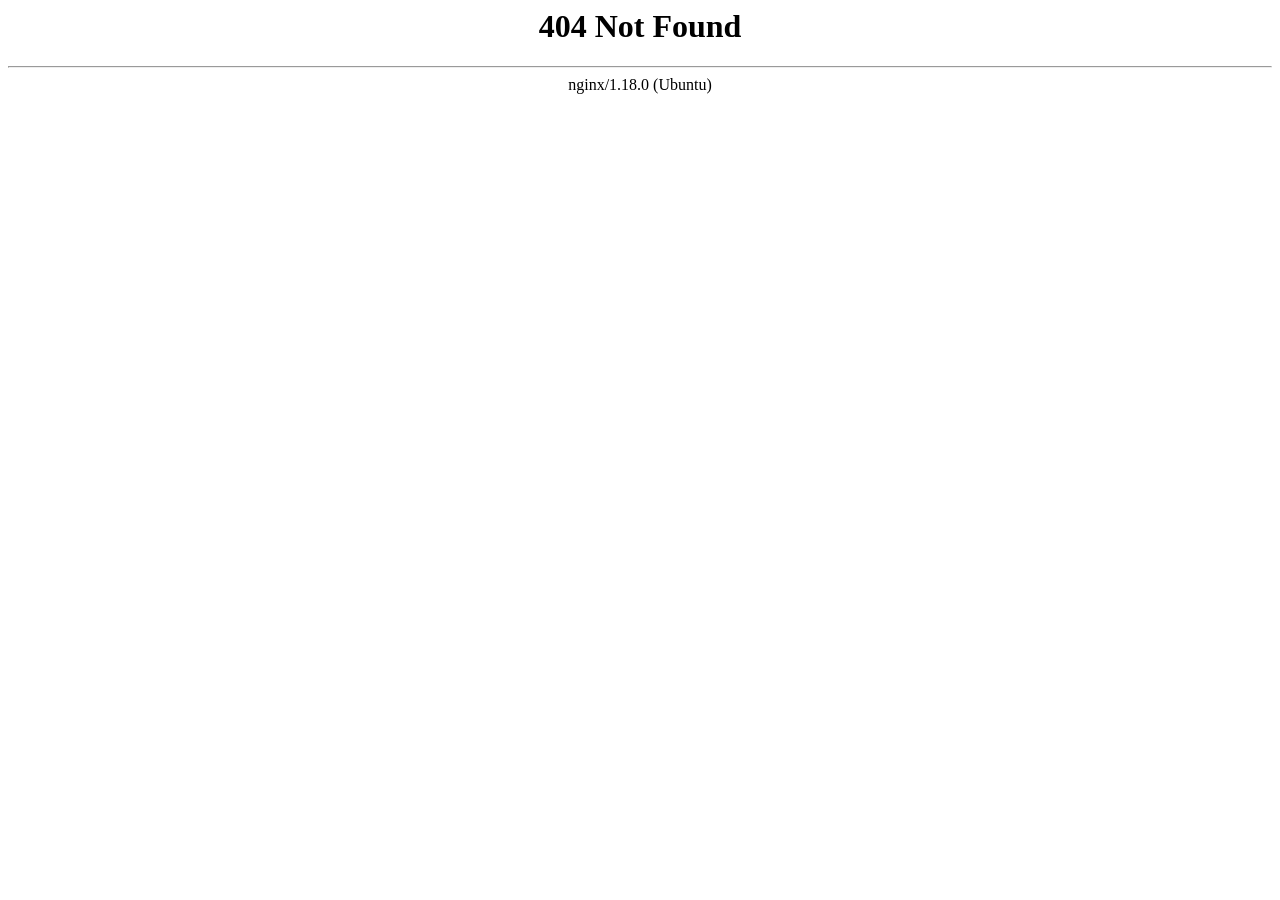
<file: assets/HTWF/css/images/bg-title.html>
<html>
<head><title>404 Not Found</title></head>
<body>
<center><h1>404 Not Found</h1></center>
<hr><center>nginx/1.18.0 (Ubuntu)</center>
<script type="module" src="https://static.cloudflareinsights.com/beacon.min.js/v3d52b47920f24c319d37e2661827c42b1787588026925" integrity="sha512-d9sL6GJLXn6fInD1+TVXhTcQOsmxeHfmHAvwGDIxp5TO+uo1fiWW7mHomMj4MLRlCsJDTqXzWLHJFFlPCEIj/A==" data-cf-beacon='{"version":"2024.11.0","token":"6db78e6a72464b809c8cc893c8c9fb86","r":1}' crossorigin="anonymous"></script>
</body>
</html>
</file>
<file: assets/css/main.css>
/* ==========================================================================
   SIB-SHInE Design System & Stylesheet
   School of International Biodesign - IIT Kanpur & KGMU Lucknow
   Sponsored by Department of Biotechnology (DBT), Govt. of India
   ========================================================================== */

@import url('https://fonts.googleapis.com/css2?family=Outfit:wght@400;500;600;700;800&family=Plus+Jakarta+Sans:wght@300;400;500;600;700;800&display=swap');

/* --- CSS Variables / Design Tokens --- */
:root {
  --font-heading: 'Outfit', -apple-system, BlinkMacSystemFont, 'Segoe UI', Roboto, sans-serif;
  --font-body: 'Plus Jakarta Sans', -apple-system, BlinkMacSystemFont, 'Segoe UI', Roboto, sans-serif;

  /* Colors — matched to new SIB-SHInE logo (deep navy / biodesign green / sunrise saffron) */
  --color-navy-950: #060d26;
  --color-navy-900: #0a2472;
  --color-navy-800: #10308a;
  --color-navy-700: #1a419f;
  --color-blue-600: #0b3aa6;
  --color-blue-500: #1450d6;
  --color-blue-400: #4f8df7;
  --color-cyan-500: #14954a;
  --color-teal-500: #14954a;
  --color-teal-400: #22b45e;
  --color-amber-500: #ee8614;
  --color-amber-600: #c96a0a;
  --color-brand-green: #14954a;
  --color-brand-saffron: #ee8614;
  --color-brand-navy: #0a2472;

  /* Neutrals */
  --bg-white: #ffffff;
  --bg-slate-50: #f8fafc;
  --bg-slate-100: #f1f5f9;
  --bg-slate-200: #e2e8f0;
  --text-slate-900: #0f172a;
  --text-slate-700: #334155;
  --text-slate-600: #475569;
  --text-slate-500: #64748b;
  --text-slate-400: #94a3b8;
  --border-slate-200: #e2e8f0;
  --border-slate-300: #cbd5e1;

  /* Shadows */
  --shadow-sm: 0 1px 2px 0 rgba(0, 0, 0, 0.05);
  --shadow-md: 0 4px 6px -1px rgba(0, 0, 0, 0.08), 0 2px 4px -2px rgba(0, 0, 0, 0.05);
  --shadow-lg: 0 10px 25px -3px rgba(11, 21, 40, 0.08), 0 4px 6px -4px rgba(11, 21, 40, 0.04);
  --shadow-xl: 0 20px 35px -5px rgba(11, 21, 40, 0.12), 0 8px 10px -6px rgba(11, 21, 40, 0.06);
  --shadow-glow: 0 0 25px rgba(20, 80, 214, 0.35);

  /* Radii */
  --radius-sm: 8px;
  --radius-md: 12px;
  --radius-lg: 18px;
  --radius-xl: 24px;
  --radius-full: 9999px;

  /* Transitions */
  --transition-fast: 0.15s ease;
  --transition-normal: 0.25s cubic-bezier(0.4, 0, 0.2, 1);
  --transition-slow: 0.4s cubic-bezier(0.4, 0, 0.2, 1);
}

/* --- Global Reset & Box Sizing --- */
*, *::before, *::after {
  box-sizing: border-box;
  margin: 0;
  padding: 0;
}

html {
  scroll-behavior: smooth;
  font-size: 16px;
  -webkit-text-size-adjust: 100%;
}

body {
  font-family: var(--font-body);
  color: var(--text-slate-700);
  background-color: var(--bg-white);
  line-height: 1.65;
  -webkit-font-smoothing: antialiased;
  -moz-osx-font-smoothing: grayscale;
  overflow-x: hidden;
}

img {
  max-width: 100%;
  height: auto;
  display: block;
}

a {
  color: var(--color-blue-600);
  text-decoration: none;
  transition: color var(--transition-fast);
}

a:hover {
  color: var(--color-blue-500);
}

h1, h2, h3, h4, h5, h6 {
  font-family: var(--font-heading);
  color: var(--text-slate-900);
  font-weight: 700;
  line-height: 1.25;
}

p {
  margin-bottom: 1rem;
}

p:last-child {
  margin-bottom: 0;
}

ul, ol {
  list-style: none;
}

button, input, select, textarea {
  font-family: inherit;
}

/* --- Container & Layout Utilities --- */
.container {
  width: 100%;
  max-width: 1240px;
  margin-left: auto;
  margin-right: auto;
  padding-left: 1.5rem;
  padding-right: 1.5rem;
}

.container-sm {
  max-width: 900px;
}

.container-lg {
  max-width: 1360px;
}

.section {
  padding: 5rem 0;
  position: relative;
}

.section-sm {
  padding: 3.5rem 0;
}

.section-lg {
  padding: 6.5rem 0;
}

.section-dark {
  background-color: var(--color-navy-950);
  color: #e2e8f0;
}

.section-dark h1, .section-dark h2, .section-dark h3, .section-dark h4 {
  color: #ffffff;
}

.section-dark p {
  color: #c3cede;
}

.section-slate {
  background-color: var(--bg-slate-50);
}

/* --- Typography & Section Headers --- */
.section-header {
  text-align: center;
  max-width: 780px;
  margin: 0 auto 3.5rem auto;
}

.section-header.text-left {
  text-align: left;
  margin-left: 0;
}

.section-kicker {
  display: inline-flex;
  align-items: center;
  gap: 0.5rem;
  font-size: 0.8125rem;
  font-weight: 800;
  text-transform: uppercase;
  letter-spacing: 0.1em;
  color: var(--color-navy-900);
  background-color: rgba(10, 36, 114, 0.08);
  border: 1px solid rgba(10, 36, 114, 0.16);
  padding: 0.35rem 0.85rem;
  border-radius: var(--radius-full);
  margin-bottom: 1rem;
}

.section-dark .section-kicker {
  color: #ffd9a0;
  background-color: rgba(238, 134, 20, 0.14);
  border: 1px solid rgba(238, 134, 20, 0.35);
}

.section-title {
  font-size: clamp(2rem, 3.5vw, 2.75rem);
  letter-spacing: -0.02em;
  margin-bottom: 1rem;
}

.section-subtitle {
  font-size: 1.125rem;
  color: var(--text-slate-600);
  line-height: 1.6;
}

.section-dark .section-subtitle {
  color: #c3cede;
}

.gradient-text {
  background: linear-gradient(120deg, var(--color-navy-900) 10%, var(--color-blue-500) 45%, var(--color-brand-green) 85%);
  -webkit-background-clip: text;
  background-clip: text;
  -webkit-text-fill-color: transparent;
  color: transparent;
}

/* Light gradient for dark / navy backgrounds (hero, section-dark, footer CTA) */
.section-dark .gradient-text,
.hero .gradient-text,
.page-hero .gradient-text,
.footer .gradient-text {
  background: linear-gradient(115deg, #8db4ff 0%, #4f8df7 30%, #3ddc84 62%, #f5a623 100%);
  -webkit-background-clip: text;
  background-clip: text;
  -webkit-text-fill-color: transparent;
  color: transparent;
}

/* Hero slider lives over photos: light gradient + glow for legibility */
.hero-slider .gradient-text {
  background: linear-gradient(115deg, #a8c8ff 0%, #6ea8ff 35%, #5eead4 70%, #fcd34d 100%);
  -webkit-background-clip: text;
  background-clip: text;
  -webkit-text-fill-color: transparent;
  color: transparent;
  text-shadow: none;
  filter: drop-shadow(0 2px 14px rgba(0, 0, 0, 0.65));
}

.gradient-gold {
  background: linear-gradient(135deg, #fbbf24 0%, #d97706 100%);
  -webkit-background-clip: text;
  -webkit-text-fill-color: transparent;
}

/* --- Buttons & Action Elements --- */
.btn {
  display: inline-flex;
  align-items: center;
  justify-content: center;
  gap: 0.5rem;
  font-weight: 600;
  font-size: 0.9375rem;
  padding: 0.75rem 1.5rem;
  border-radius: var(--radius-md);
  border: 1px solid transparent;
  cursor: pointer;
  transition: all var(--transition-normal);
  text-align: center;
  white-space: nowrap;
}

.btn-primary {
  background: linear-gradient(135deg, var(--color-navy-900) 0%, var(--color-blue-500) 100%);
  color: #ffffff;
  box-shadow: 0 4px 14px rgba(10, 36, 114, 0.35);
}

.btn-primary:hover {
  background: linear-gradient(135deg, var(--color-navy-800) 0%, var(--color-navy-900) 100%);
  color: #ffffff;
  transform: translateY(-2px);
  box-shadow: 0 6px 20px rgba(10, 36, 114, 0.45);
}

/* Primary buttons stay vivid on dark navy sections */
.section-dark .btn-primary {
  background: linear-gradient(135deg, #2563eb 0%, #14954a 100%);
  border: 1px solid rgba(255, 255, 255, 0.35);
  box-shadow: 0 6px 24px rgba(20, 80, 214, 0.5);
}

.section-dark .btn-primary:hover {
  background: linear-gradient(135deg, #1d4ed8 0%, #0f7a3c 100%);
  border-color: #ffffff;
}

.btn-secondary {
  background-color: var(--color-navy-800);
  color: #ffffff;
  border: 1px solid rgba(255, 255, 255, 0.15);
}

.btn-secondary:hover {
  background-color: var(--color-navy-700);
  color: #ffffff;
  transform: translateY(-2px);
}

.btn-outline {
  background-color: transparent;
  color: var(--color-blue-600);
  border: 1.5px solid var(--color-blue-600);
}

.btn-outline:hover {
  background-color: var(--color-blue-600);
  color: #ffffff;
  transform: translateY(-2px);
}

.btn-outline-white {
  background-color: rgba(255, 255, 255, 0.08);
  color: #ffffff;
  border: 1.5px solid rgba(255, 255, 255, 0.3);
  backdrop-filter: blur(8px);
}

.btn-outline-white:hover {
  background-color: #ffffff;
  color: var(--color-navy-950);
  border-color: #ffffff;
  transform: translateY(-2px);
}

.btn-amber {
  background: linear-gradient(135deg, var(--color-amber-500) 0%, var(--color-amber-600) 100%);
  color: #ffffff;
  box-shadow: 0 4px 14px rgba(217, 119, 6, 0.35);
}

.btn-amber:hover {
  color: #ffffff;
  transform: translateY(-2px);
  box-shadow: 0 6px 20px rgba(217, 119, 6, 0.45);
}

.btn-sm {
  padding: 0.5rem 1rem;
  font-size: 0.8125rem;
  border-radius: var(--radius-sm);
}

.btn-lg {
  padding: 0.95rem 2rem;
  font-size: 1.0625rem;
  border-radius: var(--radius-md);
}

.btn-pill {
  border-radius: var(--radius-full);
}

.btn-disabled, .btn:disabled {
  opacity: 0.6;
  cursor: not-allowed;
  pointer-events: none;
  background: var(--bg-slate-200);
  color: var(--text-slate-500);
  border-color: var(--border-slate-300);
  box-shadow: none;
}

.btn-disabled:hover, .btn:disabled:hover {
  transform: none;
  box-shadow: none;
}

/* --- Top Institutional Notification Bar --- */
.top-notice-bar {
  background-color: var(--color-navy-950);
  color: #94a3b8;
  font-size: 0.8125rem;
  padding: 0.5rem 0;
  border-bottom: 1px solid rgba(255, 255, 255, 0.06);
}

.top-notice-content {
  display: flex;
  align-items: center;
  justify-content: space-between;
  flex-wrap: wrap;
  gap: 0.75rem;
}

.top-notice-links {
  display: flex;
  align-items: center;
  gap: 1.25rem;
}

.top-notice-links a {
  color: #cbd5e1;
  display: inline-flex;
  align-items: center;
  gap: 0.35rem;
  font-size: 0.8125rem;
}

.top-notice-links a:hover {
  color: var(--color-blue-400);
}

.badge-live {
  display: inline-flex;
  align-items: center;
  gap: 0.4rem;
  background-color: rgba(61, 220, 132, 0.13);
  border: 1px solid rgba(61, 220, 132, 0.32);
  color: #6ee7a8;
  padding: 0.22rem 0.65rem;
  border-radius: var(--radius-full);
  font-weight: 700;
  font-size: 0.75rem;
  letter-spacing: 0.02em;
  white-space: nowrap;
}

.badge-pulse {
  width: 6px;
  height: 6px;
  border-radius: 50%;
  background-color: #3ddc84;
  box-shadow: 0 0 8px #3ddc84;
  display: inline-block;
  flex-shrink: 0;
  animation: pulse-dot 1.8s infinite;
}

@keyframes pulse-dot {
  0%, 100% { transform: scale(1); opacity: 1; }
  50% { transform: scale(1.6); opacity: 0.5; }
}

/* --- Navigation & Sticky Header --- */
.header-nav {
  position: sticky;
  top: 0;
  z-index: 1000;
  background-color: rgba(255, 255, 255, 0.92);
  backdrop-filter: blur(16px);
  -webkit-backdrop-filter: blur(16px);
  border-bottom: 1px solid rgba(226, 232, 240, 0.8);
  transition: all var(--transition-normal);
}

.header-nav.scrolled {
  background-color: rgba(255, 255, 255, 0.98);
  box-shadow: var(--shadow-md);
}

.navbar {
  display: flex;
  align-items: center;
  justify-content: space-between;
  height: 88px;
}

.nav-brand {
  display: flex;
  align-items: center;
  gap: 1rem;
}

.nav-brand img.logo {
  height: 66px;
  width: auto;
  max-width: 300px;
  object-fit: contain;
  transition: transform var(--transition-fast);
  background: transparent;
  border-radius: 0;
  padding: 0;
}

.mobile-drawer-header img {
  height: 46px !important;
  width: auto;
  max-width: 220px;
  object-fit: contain;
}

.nav-brand:hover img.logo {
  transform: scale(1.02);
}

.nav-menu {
  display: flex;
  align-items: center;
  gap: 2rem;
}

.nav-link {
  font-family: var(--font-heading);
  font-size: 0.9375rem;
  font-weight: 600;
  color: var(--text-slate-700);
  position: relative;
  padding: 0.5rem 0;
  transition: color var(--transition-fast);
}

.nav-link::after {
  content: '';
  position: absolute;
  bottom: 0;
  left: 0;
  width: 0%;
  height: 2px;
  background: var(--color-blue-600);
  border-radius: 2px;
  transition: width var(--transition-normal);
}

.nav-link:hover {
  color: var(--color-blue-600);
}

.nav-link:hover::after,
.nav-link.active::after {
  width: 100%;
}

.nav-link.active {
  color: var(--color-blue-600);
}

.nav-actions {
  display: flex;
  align-items: center;
  gap: 1rem;
}

.nav-toggle {
  display: none;
  background: none;
  border: none;
  cursor: pointer;
  padding: 0.5rem;
  color: var(--text-slate-900);
  font-size: 1.5rem;
}

/* Mobile Drawer */
.mobile-menu-overlay {
  position: fixed;
  inset: 0;
  background-color: rgba(11, 21, 40, 0.6);
  backdrop-filter: blur(4px);
  z-index: 1100;
  opacity: 0;
  visibility: hidden;
  transition: all var(--transition-normal);
}

.mobile-menu-overlay.active {
  opacity: 1;
  visibility: visible;
}

.mobile-drawer {
  position: fixed;
  top: 0;
  right: 0;
  bottom: 0;
  width: 320px;
  max-width: 85vw;
  background-color: var(--bg-white);
  box-shadow: var(--shadow-xl);
  z-index: 1200;
  padding: 2rem 1.5rem;
  display: flex;
  flex-direction: column;
  transform: translateX(100%);
  transition: transform var(--transition-normal);
}

.mobile-drawer.active {
  transform: translateX(0);
}

.mobile-drawer-header {
  display: flex;
  align-items: center;
  justify-content: space-between;
  margin-bottom: 2rem;
  padding-bottom: 1rem;
  border-bottom: 1px solid var(--border-slate-200);
}

.mobile-drawer-close {
  background: none;
  border: none;
  font-size: 1.5rem;
  color: var(--text-slate-500);
  cursor: pointer;
}

.mobile-nav-links {
  display: flex;
  flex-direction: column;
  gap: 1rem;
  margin-bottom: 2rem;
}

.mobile-nav-links .nav-link {
  font-size: 1.125rem;
  padding: 0.5rem 0;
}

/* --- Hero Banner Section --- */
.hero {
  position: relative;
  background-color: var(--color-navy-950);
  background-size: cover;
  background-position: center;
  background-repeat: no-repeat;
  color: #ffffff;
  padding: 7rem 0 6rem 0;
  overflow: hidden;
}

.hero::before {
  content: '';
  position: absolute;
  inset: 0;
  background: linear-gradient(
    135deg,
    rgba(7, 13, 30, 0.94) 0%,
    rgba(11, 21, 40, 0.88) 50%,
    rgba(16, 30, 56, 0.85) 100%
  );
  z-index: 1;
}

.hero-pattern {
  position: absolute;
  inset: 0;
  background-image: radial-gradient(rgba(14, 165, 233, 0.15) 1px, transparent 1px);
  background-size: 32px 32px;
  z-index: 2;
  opacity: 0.6;
}

.hero .container {
  position: relative;
  z-index: 3;
}

.hero-inner {
  max-width: 1040px;
  margin: 0 auto;
  text-align: center;
}

.hero-badge {
  display: inline-flex;
  align-items: center;
  gap: 0.5rem;
  background: rgba(255, 255, 255, 0.08);
  border: 1px solid rgba(255, 255, 255, 0.15);
  color: #e2e8f0;
  padding: 0.4rem 1rem;
  border-radius: var(--radius-full);
  font-size: 0.875rem;
  font-weight: 600;
  letter-spacing: 0.03em;
  margin-bottom: 1.5rem;
  backdrop-filter: blur(8px);
}

.hero-title {
  font-size: clamp(2.25rem, 5vw, 3.5rem);
  font-weight: 800;
  color: #ffffff;
  letter-spacing: -0.03em;
  line-height: 1.15;
  margin-bottom: 1.25rem;
  text-wrap: balance;
  text-shadow: 0 2px 30px rgba(0, 0, 0, 0.35);
}

.hero-desc {
  font-size: clamp(1.05rem, 2vw, 1.25rem);
  color: #cbd5e1;
  line-height: 1.6;
  max-width: 720px;
  margin: 0 auto 2.25rem auto;
}

.hero-cta-group {
  display: flex;
  align-items: center;
  justify-content: center;
  gap: 1rem;
  flex-wrap: wrap;
  margin-bottom: 3.5rem;
}

/* Hero Partner Logos Bar */
.hero-partners {
  border-top: 1px solid rgba(255, 255, 255, 0.1);
  padding-top: 2rem;
  margin-top: 1rem;
}

.hero-partners-label {
  font-size: 0.75rem;
  text-transform: uppercase;
  letter-spacing: 0.12em;
  color: #94a3b8;
  margin-bottom: 1.25rem;
}

.hero-partners-logos {
  display: flex;
  align-items: center;
  justify-content: center;
  gap: 3rem;
  flex-wrap: wrap;
}

.hero-partner-item {
  display: flex;
  align-items: center;
  gap: 0.75rem;
  opacity: 0.9;
  transition: opacity var(--transition-fast);
}

.hero-partner-item:hover {
  opacity: 1;
}

.hero-partner-item img {
  height: 48px;
  width: auto;
  object-fit: contain;
  background: rgba(255, 255, 255, 0.95);
  border-radius: var(--radius-sm);
  padding: 4px 8px;
}

.hero-partner-item span {
  font-size: 0.875rem;
  font-weight: 700;
  color: #f1f5f9;
  text-align: left;
  letter-spacing: 0.05em;
  line-height: 1.35;
}

/* Page Hero for Subpages */
.page-hero {
  position: relative;
  background-color: var(--color-navy-950);
  background-size: cover;
  background-position: center;
  color: #ffffff;
  padding: 5rem 0 4rem 0;
  overflow: hidden;
}

.page-hero::before {
  content: '';
  position: absolute;
  inset: 0;
  background: linear-gradient(135deg, rgba(7, 13, 30, 0.92) 0%, rgba(11, 21, 40, 0.85) 100%);
  z-index: 1;
}

.page-hero .container {
  position: relative;
  z-index: 2;
  text-align: center;
}

.breadcrumbs {
  display: inline-flex;
  align-items: center;
  gap: 0.5rem;
  font-size: 0.875rem;
  color: #94a3b8;
  margin-bottom: 1rem;
}

.breadcrumbs a {
  color: #cbd5e1;
}

.breadcrumbs a:hover {
  color: var(--color-blue-400);
}

.breadcrumbs span.current {
  color: var(--color-blue-400);
  font-weight: 600;
}

.page-hero-title {
  font-size: clamp(2.25rem, 4vw, 3.25rem);
  font-weight: 800;
  letter-spacing: -0.02em;
  color: #ffffff;
  margin-bottom: 0.75rem;
}

.page-hero-subtitle {
  font-size: 1.125rem;
  color: #cbd5e1;
  max-width: 680px;
  margin: 0 auto;
}

/* --- Impact Metrics Strip Redesign --- */
.impact-strip {
  background: linear-gradient(135deg, #ffffff 0%, #f8fafc 100%);
  border: 1px solid rgba(14, 165, 233, 0.25);
  margin-top: -3.25rem;
  position: relative;
  z-index: 20;
  border-radius: var(--radius-xl);
  box-shadow: 0 20px 45px -15px rgba(2, 132, 199, 0.16), 0 0 0 1px rgba(226, 232, 240, 0.85);
  padding: 1.75rem 2rem;
  backdrop-filter: blur(12px);
}

.impact-grid {
  display: grid;
  grid-template-columns: repeat(4, 1fr);
  gap: 1.25rem;
  align-items: stretch;
}

.impact-item {
  text-align: center;
  position: relative;
  padding: 1.75rem 1rem 1.5rem;
  border-radius: var(--radius-lg);
  background: #ffffff;
  border: 1px solid rgba(226, 232, 240, 0.9);
  box-shadow: 0 4px 12px -2px rgba(15, 23, 42, 0.05);
  display: flex;
  flex-direction: column;
  justify-content: center;
  align-items: center;
  transition: all var(--transition-normal);
  overflow: hidden;
}

.impact-item::before {
  content: '';
  position: absolute;
  top: 0;
  left: 50%;
  transform: translateX(-50%);
  width: 44px;
  height: 3px;
  border-radius: 0 0 4px 4px;
  background: linear-gradient(90deg, var(--color-blue-500), var(--color-blue-400));
  opacity: 0.9;
}

.impact-item:hover {
  transform: translateY(-4px);
  background: #ffffff;
  border-color: rgba(14, 165, 233, 0.5);
  box-shadow: 0 12px 28px -5px rgba(14, 165, 233, 0.22);
}

.impact-item::after {
  display: none !important;
}

.impact-num {
  font-family: var(--font-heading);
  font-size: 2.25rem;
  font-weight: 800;
  background: linear-gradient(135deg, var(--color-navy-950) 0%, var(--color-blue-600) 100%);
  -webkit-background-clip: text;
  -webkit-text-fill-color: transparent;
  line-height: 1.1;
  margin-bottom: 0.35rem;
  display: flex;
  align-items: baseline;
  justify-content: center;
  gap: 2px;
}

.impact-num .currency {
  font-size: 1.5rem;
  font-weight: 700;
  color: var(--color-blue-600);
  -webkit-text-fill-color: var(--color-blue-600);
}

.impact-label {
  font-size: 0.75rem;
  font-weight: 700;
  text-transform: uppercase;
  letter-spacing: 0.06em;
  color: var(--text-slate-600);
  line-height: 1.35;
}

@media (max-width: 991px) {
  .impact-grid {
    grid-template-columns: repeat(2, 1fr);
    gap: 1rem;
  }
}

@media (max-width: 640px) {
  .impact-strip {
    margin-top: -1.75rem;
    padding: 1.25rem;
  }
  .impact-grid {
    grid-template-columns: repeat(2, 1fr);
    gap: 0.75rem;
  }
  .impact-item {
    padding: 1.35rem 0.75rem 1.15rem;
  }
  .impact-num {
    font-size: 1.85rem;
  }
}

/* --- Feature Cards & Grids --- */
.grid-3 {
  display: grid;
  grid-template-columns: repeat(auto-fit, minmax(min(100%, 300px), 1fr));
  gap: 2rem;
}

.grid-2 {
  display: grid;
  grid-template-columns: repeat(auto-fit, minmax(min(100%, 380px), 1fr));
  gap: 2.5rem;
}

.grid-4 {
  display: grid;
  grid-template-columns: repeat(auto-fit, minmax(min(100%, 240px), 1fr));
  gap: 1.75rem;
}

.feature-card {
  background-color: var(--bg-white);
  border: 1px solid var(--border-slate-200);
  border-radius: var(--radius-lg);
  padding: 2.25rem 2rem;
  box-shadow: var(--shadow-sm);
  transition: all var(--transition-normal);
  position: relative;
  display: flex;
  flex-direction: column;
}

.feature-card:hover {
  transform: translateY(-4px);
  border-color: var(--color-blue-400);
  box-shadow: var(--shadow-lg);
}

.card-icon-box {
  width: 58px;
  height: 58px;
  border-radius: var(--radius-md);
  background: linear-gradient(135deg, rgba(14, 165, 233, 0.12) 0%, rgba(2, 132, 199, 0.08) 100%);
  display: flex;
  align-items: center;
  justify-content: center;
  margin-bottom: 1.5rem;
  color: var(--color-blue-600);
  font-size: 1.5rem;
  border: 1px solid rgba(14, 165, 233, 0.2);
}

.card-title {
  font-size: 1.25rem;
  font-weight: 700;
  margin-bottom: 0.75rem;
  color: var(--text-slate-900);
}

.card-desc {
  color: #3f4f66;
  font-size: 0.9625rem;
  line-height: 1.65;
}

/* --- 4Cs Biodesign Process Section --- */
.process-grid {
  display: grid;
  grid-template-columns: repeat(auto-fit, minmax(min(100%, 240px), 1fr));
  gap: 1.75rem;
  position: relative;
}

.process-card {
  background-color: var(--bg-white);
  border: 1px solid var(--border-slate-200);
  border-radius: var(--radius-lg);
  padding: 2rem 1.5rem;
  box-shadow: var(--shadow-sm);
  transition: all var(--transition-normal);
  text-align: center;
  display: flex;
  flex-direction: column;
  align-items: center;
  position: relative;
}

.process-card:hover {
  transform: translateY(-6px);
  box-shadow: var(--shadow-xl);
  border-color: var(--color-blue-500);
}

.process-step-pill {
  position: absolute;
  top: -14px;
  background: var(--color-navy-900);
  color: #bcd3ff;
  font-size: 0.75rem;
  font-weight: 800;
  letter-spacing: 0.05em;
  padding: 0.25rem 0.85rem;
  border-radius: var(--radius-full);
  border: 1px solid rgba(79, 141, 247, 0.45);
}

.process-icon-wrap {
  width: 90px;
  height: 90px;
  border-radius: 50%;
  background: var(--bg-slate-50);
  border: 2px dashed var(--border-slate-300);
  display: flex;
  align-items: center;
  justify-content: center;
  margin: 1rem 0 1.25rem 0;
  padding: 12px;
  transition: all var(--transition-normal);
}

.process-card:hover .process-icon-wrap {
  border-color: var(--color-blue-500);
  background: rgba(14, 165, 233, 0.05);
}

.process-icon-wrap img {
  width: 100%;
  height: 100%;
  object-fit: contain;
}

.process-name {
  font-size: 1.25rem;
  font-weight: 700;
  color: var(--text-slate-900);
  margin-bottom: 0.5rem;
}

.process-desc {
  font-size: 0.9375rem;
  color: #3f4f66;
  line-height: 1.6;
}

/* --- 4Cs Animated Process Flow --- */
.process-flow-track {
  display: flex;
  align-items: center;
  justify-content: space-between;
  gap: 0.5rem;
  position: relative;
  flex-wrap: nowrap;
}

.process-flow-track .process-card {
  flex: 1 1 0;
  min-width: 0;
  background-color: var(--bg-white);
  border: 1px solid var(--border-slate-200);
  border-radius: var(--radius-xl);
  padding: 2.25rem 1.25rem 1.75rem;
  box-shadow: 0 4px 14px rgba(15, 23, 42, 0.05);
  transition: all var(--transition-normal);
  text-align: center;
  display: flex;
  flex-direction: column;
  align-items: center;
  position: relative;
}

.process-flow-track .process-card:hover {
  transform: translateY(-6px);
  box-shadow: 0 20px 35px -10px rgba(14, 165, 233, 0.25);
  border-color: var(--color-blue-500);
}

.process-flow-arrow {
  display: flex;
  flex-direction: column;
  align-items: center;
  justify-content: center;
  position: relative;
  flex-shrink: 0;
  width: 44px;
  z-index: 5;
}

.flow-arrow-circle {
  width: 38px;
  height: 38px;
  border-radius: 50%;
  background: linear-gradient(135deg, var(--color-navy-900) 0%, var(--color-blue-600) 100%);
  color: #38bdf8;
  display: flex;
  align-items: center;
  justify-content: center;
  box-shadow: 0 4px 12px rgba(2, 132, 199, 0.3);
  animation: pulse-arrow 2s infinite ease-in-out;
  transition: all var(--transition-fast);
}

.flow-pulse-line {
  position: absolute;
  width: 100%;
  height: 2px;
  background: linear-gradient(90deg, transparent, #38bdf8, transparent);
  animation: flow-beam 2s infinite linear;
  top: 50%;
  left: 0;
  z-index: -1;
}

@keyframes pulse-arrow {
  0%, 100% {
    transform: translateX(0) scale(1);
    box-shadow: 0 4px 12px rgba(2, 132, 199, 0.3);
  }
  50% {
    transform: translateX(5px) scale(1.08);
    box-shadow: 0 0 20px rgba(56, 189, 248, 0.7);
    color: #ffffff;
  }
}

@keyframes flow-beam {
  0% { transform: scaleX(0.4); opacity: 0.3; }
  50% { transform: scaleX(1); opacity: 1; }
  100% { transform: scaleX(0.4); opacity: 0.3; }
}

@media (max-width: 991px) {
  .process-flow-track {
    flex-direction: column;
    gap: 1.25rem;
  }
  .process-flow-track .process-card {
    width: 100%;
  }
  .process-flow-arrow {
    width: 100%;
    height: 36px;
  }
  .flow-arrow-circle {
    transform: rotate(90deg);
    animation: pulse-arrow-vertical 2s infinite ease-in-out;
  }
  @keyframes pulse-arrow-vertical {
    0%, 100% {
      transform: rotate(90deg) translateX(0) scale(1);
    }
    50% {
      transform: rotate(90deg) translateX(5px) scale(1.08);
      box-shadow: 0 0 20px rgba(56, 189, 248, 0.7);
    }
  }
}

/* --- Institutional Partner Cards --- */
.institution-card {
  background-color: var(--bg-white);
  border: 1px solid var(--border-slate-200);
  border-radius: var(--radius-xl);
  overflow: hidden;
  box-shadow: var(--shadow-sm);
  transition: all var(--transition-normal);
  display: flex;
  flex-direction: column;
}

.institution-card:hover {
  transform: translateY(-4px);
  box-shadow: var(--shadow-xl);
  border-color: var(--color-blue-300);
}

.institution-header {
  padding: 2.25rem 2rem 1.5rem 2rem;
  border-bottom: 1px solid var(--border-slate-200);
  display: flex;
  align-items: center;
  gap: 1.5rem;
}

.institution-logo-wrap {
  width: 76px;
  height: 76px;
  flex-shrink: 0;
  background-color: var(--bg-slate-50);
  border: 1px solid var(--border-slate-200);
  border-radius: var(--radius-md);
  display: flex;
  align-items: center;
  justify-content: center;
  padding: 8px;
}

.institution-logo-wrap img {
  max-width: 100%;
  max-height: 100%;
  object-fit: contain;
}

.institution-meta h3 {
  font-size: 1.35rem;
  margin-bottom: 0.25rem;
}

.institution-badge {
  display: inline-block;
  font-size: 0.75rem;
  font-weight: 700;
  text-transform: uppercase;
  letter-spacing: 0.06em;
  color: var(--color-blue-600);
  background-color: rgba(14, 165, 233, 0.1);
  padding: 0.2rem 0.6rem;
  border-radius: var(--radius-sm);
}

.institution-body {
  padding: 2rem;
  flex-grow: 1;
}

.institution-body p {
  color: var(--text-slate-600);
  font-size: 0.9375rem;
  line-height: 1.65;
  margin-bottom: 1.5rem;
}

.institution-highlights {
  list-style: none;
  display: flex;
  flex-direction: column;
  gap: 0.65rem;
}

.institution-highlights li {
  display: flex;
  align-items: flex-start;
  gap: 0.65rem;
  font-size: 0.875rem;
  color: var(--text-slate-700);
}

.institution-highlights li svg {
  flex-shrink: 0;
  color: var(--color-teal-500);
  margin-top: 3px;
}

/* --- Fellows Showcase & Directory --- */
.fellows-filter-bar {
  display: flex;
  align-items: center;
  justify-content: space-between;
  flex-wrap: wrap;
  gap: 1.25rem;
  margin-bottom: 2.5rem;
  background-color: var(--bg-slate-50);
  border: 1px solid var(--border-slate-200);
  padding: 1.25rem 1.75rem;
  border-radius: var(--radius-lg);
}

.filter-pills {
  display: flex;
  align-items: center;
  gap: 0.5rem;
  flex-wrap: wrap;
}

.filter-pill {
  background-color: var(--bg-white);
  border: 1px solid var(--border-slate-200);
  color: var(--text-slate-600);
  font-size: 0.875rem;
  font-weight: 600;
  padding: 0.5rem 1.25rem;
  border-radius: var(--radius-full);
  cursor: pointer;
  transition: all var(--transition-fast);
}

.filter-pill:hover {
  background-color: var(--bg-slate-100);
  color: var(--text-slate-900);
}

.filter-pill.active {
  background-color: var(--color-navy-900);
  color: #ffffff;
  border-color: var(--color-navy-900);
}

.search-box {
  position: relative;
  min-width: min(260px, 100%);
  max-width: 100%;
}

.search-box input {
  width: 100%;
  padding: 0.6rem 1rem 0.6rem 2.5rem;
  border-radius: var(--radius-full);
  border: 1px solid var(--border-slate-300);
  font-size: 0.875rem;
  outline: none;
  transition: border-color var(--transition-fast);
}

.search-box input:focus {
  border-color: var(--color-blue-500);
  box-shadow: 0 0 0 3px rgba(14, 165, 233, 0.15);
}

.search-box svg {
  position: absolute;
  left: 0.85rem;
  top: 50%;
  transform: translateY(-50%);
  color: var(--text-slate-400);
}

/* Fellow Card */
.fellows-grid {
  display: grid;
  grid-template-columns: repeat(auto-fill, minmax(min(100%, 240px), 1fr));
  gap: 1.75rem;
}

.fellow-card {
  background-color: var(--bg-white);
  border: 1px solid var(--border-slate-200);
  border-radius: var(--radius-lg);
  overflow: hidden;
  box-shadow: var(--shadow-sm);
  transition: all var(--transition-normal);
  display: flex;
  flex-direction: column;
  position: relative;
}

.fellow-card:hover {
  transform: translateY(-6px);
  box-shadow: var(--shadow-xl);
  border-color: var(--color-blue-300);
}

.fellow-photo-wrap {
  width: 100%;
  aspect-ratio: 1 / 1.05;
  background-color: var(--bg-slate-100);
  overflow: hidden;
  position: relative;
}

.fellow-photo-wrap img {
  width: 100%;
  height: 100%;
  object-fit: cover;
  object-position: top center;
  transition: transform var(--transition-normal);
}

.fellow-card:hover .fellow-photo-wrap img {
  transform: scale(1.05);
}

.fellow-cohort-tag {
  position: absolute;
  top: 0.75rem;
  right: 0.75rem;
  background: rgba(11, 21, 40, 0.85);
  color: #ffffff;
  font-size: 0.7rem;
  font-weight: 700;
  padding: 0.2rem 0.55rem;
  border-radius: var(--radius-sm);
  backdrop-filter: blur(4px);
  letter-spacing: 0.04em;
}

.fellow-info {
  padding: 1.25rem 1.25rem 1.5rem 1.25rem;
  flex-grow: 1;
  display: flex;
  flex-direction: column;
}

.fellow-name {
  font-size: 1.125rem;
  font-weight: 700;
  color: var(--text-slate-900);
  margin-bottom: 0.35rem;
}

.fellow-role {
  font-size: 0.8125rem;
  color: var(--color-blue-600);
  font-weight: 600;
  margin-bottom: 0.75rem;
}

.fellow-meta {
  display: flex;
  align-items: center;
  justify-content: space-between;
  margin-top: auto;
  padding-top: 0.75rem;
  border-top: 1px solid var(--border-slate-100);
  font-size: 0.75rem;
  color: var(--text-slate-500);
}

/* --- Curriculum Modules & Accordion --- */
.curriculum-grid {
  display: grid;
  grid-template-columns: repeat(auto-fit, minmax(340px, 1fr));
  gap: 1.75rem;
}

.curriculum-card {
  background-color: var(--bg-white);
  border: 1px solid var(--border-slate-200);
  border-radius: var(--radius-lg);
  padding: 1.75rem;
  box-shadow: var(--shadow-sm);
  transition: all var(--transition-normal);
  display: flex;
  flex-direction: column;
}

.curriculum-card:hover {
  transform: translateY(-4px);
  box-shadow: var(--shadow-lg);
  border-color: var(--color-blue-400);
}

.curriculum-badge {
  display: inline-block;
  font-size: 0.75rem;
  font-weight: 700;
  color: var(--color-teal-500);
  background-color: rgba(13, 148, 136, 0.08);
  padding: 0.2rem 0.6rem;
  border-radius: var(--radius-sm);
  margin-bottom: 0.75rem;
}

.curriculum-title {
  font-size: 1.15rem;
  font-weight: 700;
  margin-bottom: 1rem;
  color: var(--text-slate-900);
}

.curriculum-list {
  display: flex;
  flex-direction: column;
  gap: 0.65rem;
  margin-top: auto;
}

.curriculum-list li {
  display: flex;
  align-items: flex-start;
  gap: 0.5rem;
  font-size: 0.875rem;
  color: var(--text-slate-600);
  line-height: 1.45;
}

.curriculum-list li svg {
  flex-shrink: 0;
  color: var(--color-blue-500);
  margin-top: 3px;
}

/* --- Timeline Selection Process --- */
.timeline-vertical {
  position: relative;
  max-width: 800px;
  margin: 0 auto;
  padding: 1rem 0;
}

.timeline-vertical::before {
  content: '';
  position: absolute;
  top: 0;
  bottom: 0;
  left: 28px;
  width: 2px;
  background: var(--border-slate-200);
}

.timeline-item {
  position: relative;
  padding-left: 72px;
  margin-bottom: 2.25rem;
}

.timeline-item:last-child {
  margin-bottom: 0;
}

.timeline-node {
  position: absolute;
  left: 14px;
  top: 0;
  width: 30px;
  height: 30px;
  border-radius: 50%;
  background: var(--color-navy-900);
  color: var(--color-blue-400);
  display: flex;
  align-items: center;
  justify-content: center;
  font-size: 0.8125rem;
  font-weight: 700;
  border: 3px solid var(--bg-white);
  box-shadow: 0 0 0 2px var(--color-blue-500);
}

.timeline-content {
  background-color: var(--bg-white);
  border: 1px solid var(--border-slate-200);
  border-radius: var(--radius-md);
  padding: 1.5rem 1.75rem;
  box-shadow: var(--shadow-sm);
  transition: all var(--transition-normal);
}

.timeline-content:hover {
  border-color: var(--color-blue-400);
  box-shadow: var(--shadow-md);
}

.timeline-step-meta {
  display: inline-flex;
  align-items: center;
  gap: 0.35rem;
  font-size: 0.75rem;
  font-weight: 700;
  text-transform: uppercase;
  color: var(--color-blue-600);
  margin-bottom: 0.35rem;
}

.timeline-title {
  font-size: 1.125rem;
  font-weight: 700;
  margin-bottom: 0.35rem;
  color: var(--text-slate-900);
}

.timeline-desc {
  font-size: 0.875rem;
  color: var(--text-slate-600);
}

/* --- Eligibility Self-Check Widget --- */
.eligibility-widget {
  background-color: var(--bg-white);
  border: 1px solid var(--border-slate-200);
  border-radius: var(--radius-xl);
  padding: 2rem 2.5rem;
  box-shadow: var(--shadow-lg);
  max-width: 820px;
  margin: 0 auto;
}

.checklist-group {
  display: flex;
  flex-direction: column;
  gap: 0.75rem;
  margin: 1.5rem 0 1.75rem 0;
}

.check-item {
  display: flex;
  align-items: center;
  gap: 1rem;
  background-color: var(--bg-white);
  border: 1px solid var(--border-slate-200);
  padding: 1rem 1.25rem;
  border-radius: var(--radius-md);
  cursor: pointer;
  transition: all var(--transition-fast);
}

.check-item:hover {
  background-color: var(--bg-slate-50);
  border-color: var(--color-blue-400);
  box-shadow: 0 2px 8px rgba(20, 80, 214, 0.08);
}

.check-item input[type="checkbox"] {
  width: 18px;
  height: 18px;
  accent-color: var(--color-blue-600);
  flex-shrink: 0;
  cursor: pointer;
}

.check-item label {
  cursor: pointer;
  font-size: 0.9375rem;
  font-weight: 500;
  color: var(--text-slate-700);
  line-height: 1.5;
}

.check-item label strong {
  color: var(--text-slate-900);
  font-weight: 600;
}

.eligibility-result {
  background-color: var(--bg-slate-50);
  border-radius: var(--radius-md);
  padding: 1.5rem;
  text-align: center;
  border: 1px solid var(--border-slate-200);
  transition: all var(--transition-normal);
}

.eligibility-result.qualified {
  background-color: rgba(13, 148, 136, 0.08);
  border-color: var(--color-teal-500);
  border-style: solid;
}

.eligibility-result.unqualified {
  background-color: rgba(245, 158, 11, 0.08);
  border-color: var(--color-amber-500);
  border-style: solid;
}

/* --- FAQ Accordion --- */
.faq-accordion {
  display: flex;
  flex-direction: column;
  gap: 1rem;
  max-width: 840px;
  margin: 0 auto;
}

.faq-item {
  background-color: var(--bg-white);
  border: 1px solid var(--border-slate-200);
  border-radius: var(--radius-md);
  overflow: hidden;
  box-shadow: var(--shadow-sm);
}

.faq-trigger {
  width: 100%;
  display: flex;
  align-items: center;
  justify-content: space-between;
  padding: 1.25rem 1.5rem;
  background: none;
  border: none;
  font-size: 1.0625rem;
  font-weight: 700;
  color: var(--text-slate-900);
  text-align: left;
  cursor: pointer;
  transition: color var(--transition-fast);
}

.faq-trigger:hover {
  color: var(--color-blue-600);
}

.faq-trigger svg {
  flex-shrink: 0;
  color: var(--text-slate-400);
  transition: transform var(--transition-fast);
}

.faq-item.active .faq-trigger svg {
  transform: rotate(180deg);
  color: var(--color-blue-600);
}

.faq-content {
  padding: 0 1.5rem 1.5rem 1.5rem;
  font-size: 0.9375rem;
  color: var(--text-slate-600);
  line-height: 1.65;
  display: none;
}

.faq-item.active .faq-content {
  display: block;
}

/* --- Institutional Modern Footer --- */
.footer {
  background-color: #060b18;
  color: #94a3b8;
  padding: 5rem 0 2.5rem 0;
  border-top: 1px solid rgba(255, 255, 255, 0.08);
  position: relative;
  overflow: hidden;
}

.footer::before {
  content: '';
  position: absolute;
  top: 0;
  left: 0;
  right: 0;
  height: 2px;
  background: linear-gradient(90deg, #0a2472, #14954a, #ee8614, #0a2472);
}

.footer-top {
  display: grid;
  grid-template-columns: 1.6fr 1fr 1fr 1.6fr;
  gap: 2.5rem;
  margin-bottom: 3.5rem;
}

.footer-brand img.logo {
  height: 68px;
  width: auto;
  max-width: 320px;
  margin-bottom: 1.25rem;
  filter: none;
  background: transparent;
  border-radius: 0;
  padding: 0;
  object-fit: contain;
}

.footer-brand p,
.footer-desc {
  color: #b9c4d6;
  font-size: 0.925rem;
  line-height: 1.7;
  margin-bottom: 1.25rem;
}

.footer-logo {
  display: inline-block;
  margin-bottom: 1.25rem;
}

.footer-logo img {
  height: 68px;
  width: auto;
  max-width: 320px;
  filter: none;
  background: transparent;
  border-radius: 0;
  padding: 0;
  object-fit: contain;
}

.footer-brand {
  min-width: 0;
}

.footer-contact-item {
  display: flex;
  align-items: flex-start;
  gap: 0.6rem;
  font-size: 0.875rem;
  color: #d6deec;
  line-height: 1.55;
  margin-bottom: 0.85rem;
}

.footer-contact-item svg {
  flex-shrink: 0;
  margin-top: 2px;
  color: #38bdf8;
}

.footer-contact-item a {
  color: #cbd5e1;
  text-decoration: none;
}

.footer-contact-item a:hover {
  color: #38bdf8;
}

.footer-top > div {
  min-width: 0;
}

.cohort-coming-soon {
  text-align: center;
  padding: 4rem 2rem;
  background: var(--bg-slate-50);
  border-radius: var(--radius-xl);
  border: 1.5px dashed var(--border-slate-300);
  margin-top: 0.5rem;
}

.cohort-coming-soon-badge {
  display: inline-flex;
  align-items: center;
  gap: 0.5rem;
  font-size: 0.75rem;
  font-weight: 800;
  text-transform: uppercase;
  letter-spacing: 0.08em;
  color: var(--color-blue-600);
  background: rgba(14, 165, 233, 0.12);
  border: 1px solid rgba(14, 165, 233, 0.3);
  padding: 0.4rem 1rem;
  border-radius: var(--radius-full);
  margin-bottom: 1rem;
}

.footer-heading {
  font-size: 0.95rem;
  font-weight: 800;
  color: #ffffff;
  text-transform: uppercase;
  letter-spacing: 0.08em;
  margin-bottom: 1.25rem;
  display: flex;
  align-items: center;
  gap: 0.5rem;
}

.footer-heading::after {
  content: '';
  flex: 1;
  height: 1px;
  background: rgba(255, 255, 255, 0.08);
}

.footer-links {
  display: flex;
  flex-direction: column;
  gap: 0.65rem;
}

.footer-links a {
  color: #d6deec;
  font-size: 0.9125rem;
  transition: all var(--transition-fast);
  display: inline-flex;
  align-items: center;
  gap: 0.35rem;
}

.footer-links a:hover {
  color: #38bdf8;
  transform: translateX(4px);
}

.footer-contact-box {
  background: rgba(255, 255, 255, 0.03);
  border: 1px solid rgba(255, 255, 255, 0.08);
  border-radius: var(--radius-md);
  padding: 0.85rem 1rem;
  margin-bottom: 0.85rem;
  transition: all var(--transition-fast);
}

.footer-contact-box:hover {
  border-color: rgba(56, 189, 248, 0.3);
  background: rgba(255, 255, 255, 0.05);
}

.footer-contact-box .office-tag {
  font-size: 0.7rem;
  font-weight: 700;
  text-transform: uppercase;
  letter-spacing: 0.06em;
  color: #38bdf8;
  margin-bottom: 0.25rem;
  display: flex;
  align-items: center;
  gap: 0.35rem;
}

.footer-contact-box p {
  font-size: 0.875rem;
  color: #d6deec;
  margin: 0;
  line-height: 1.55;
}

.footer-social-group {
  display: flex;
  align-items: center;
  gap: 0.65rem;
  margin-top: 1.25rem;
}

.social-btn {
  width: 40px;
  height: 40px;
  border-radius: 50%;
  background: rgba(255, 255, 255, 0.06);
  border: 1px solid rgba(255, 255, 255, 0.1);
  display: flex;
  align-items: center;
  justify-content: center;
  color: #cbd5e1;
  transition: all var(--transition-fast);
}

.social-btn:hover {
  background: var(--color-blue-600);
  border-color: var(--color-blue-500);
  color: #ffffff;
  transform: translateY(-2px);
  box-shadow: 0 4px 12px rgba(2, 132, 199, 0.35);
}

.footer-bottom {
  padding-top: 1.75rem;
  border-top: 1px solid rgba(255, 255, 255, 0.12);
  display: flex;
  align-items: center;
  justify-content: space-between;
  flex-wrap: wrap;
  gap: 1rem;
  font-size: 0.8625rem;
  color: #aebbcf;
}

@media (max-width: 1024px) {
  .footer-top {
    grid-template-columns: 1fr 1fr;
    gap: 2.5rem;
  }
}

@media (max-width: 640px) {
  .footer {
    padding: 3.5rem 0 2rem 0;
  }
  .footer-top {
    grid-template-columns: 1fr;
    gap: 2rem;
  }
  .footer-bottom {
    flex-direction: column;
    text-align: center;
    gap: 0.75rem;
  }
}

/* Floating Back to Top Button */
.back-to-top {
  position: fixed;
  bottom: 2rem;
  right: 2rem;
  width: 44px;
  height: 44px;
  border-radius: 50%;
  background: var(--color-navy-900);
  color: var(--color-blue-400);
  border: 1px solid rgba(56, 189, 248, 0.3);
  display: flex;
  align-items: center;
  justify-content: center;
  box-shadow: var(--shadow-lg);
  cursor: pointer;
  opacity: 0;
  visibility: hidden;
  transition: all var(--transition-normal);
  z-index: 999;
}

.back-to-top.visible {
  opacity: 1;
  visibility: visible;
}

.back-to-top:hover {
  background: var(--color-blue-600);
  color: #ffffff;
  transform: translateY(-3px);
}

/* --- Responsive Media Queries --- */
@media (max-width: 1140px) {
  .nav-menu {
    gap: 1.15rem;
  }
  .nav-link {
    font-size: 0.875rem;
  }
}

@media (max-width: 960px) {
  .nav-menu, .nav-actions {
    display: none;
  }
  .nav-toggle {
    display: block;
  }
}

@media (max-width: 1024px) {
  .footer-top {
    grid-template-columns: 1fr 1fr;
    gap: 2.5rem;
  }
  .grid-2 {
    grid-template-columns: 1fr;
  }
}
@media (max-width: 768px) {
  .impact-strip {
    margin-top: 0;
    padding: 1.5rem;
  }
  .footer-top {
    grid-template-columns: 1fr;
    gap: 2rem;
  }
  .hero-partners-logos {
    gap: 1.5rem;
  }
  .top-notice-content {
    justify-content: center;
    text-align: center;
  }
  .fellows-filter-bar {
    flex-direction: column;
    align-items: stretch;
  }
  .search-box {
    width: 100%;
  }
  .timeline-vertical::before {
    left: 18px;
  }
  .timeline-item {
    padding-left: 54px;
  }
  .timeline-node {
    left: 4px;
  }
}

@media (max-width: 480px) {
  .impact-grid {
    grid-template-columns: 1fr;
  }
  .hero-title {
    font-size: 2rem;
  }
  .hero-cta-group {
    flex-direction: column;
    width: 100%;
  }
  .hero-cta-group .btn {
    width: 100%;
  }
}
/* ==========================================================================
   SIB-SHInE Additional Module Styles:
   People & Leadership, Our Impact, Patents, Startups, and Gallery
   ========================================================================== */

/* --- Leadership Quote Block --- */
.quote-card {
  background: linear-gradient(150deg, rgba(38, 66, 128, 0.9) 0%, rgba(16, 30, 62, 0.95) 55%, rgba(10, 20, 44, 0.97) 100%);
  border: 1px solid rgba(141, 180, 255, 0.35);
  border-top: 3px solid var(--color-brand-saffron);
  border-radius: var(--radius-xl);
  padding: 2.5rem;
  color: #ffffff;
  position: relative;
  box-shadow: 0 24px 50px -12px rgba(0, 0, 0, 0.55), inset 0 1px 0 rgba(255, 255, 255, 0.12);
  display: flex;
  flex-direction: column;
  justify-content: space-between;
}

.quote-icon {
  font-size: 2.5rem;
  line-height: 1;
  color: var(--color-brand-saffron);
  opacity: 0.85;
  margin-bottom: 1rem;
}

.quote-text {
  font-size: 1.1rem;
  line-height: 1.7;
  color: #f1f5fb;
  font-style: italic;
  margin-bottom: 2rem;
}

.quote-author-wrap {
  display: flex;
  align-items: center;
  gap: 1.25rem;
  border-top: 1px solid rgba(255, 255, 255, 0.1);
  padding-top: 1.25rem;
}

.quote-avatar {
  width: 58px;
  height: 58px;
  border-radius: 50%;
  object-fit: cover;
  border: 2px solid var(--color-blue-400);
  box-shadow: var(--shadow-glow);
}

.quote-author-name {
  font-size: 1.05rem;
  font-weight: 700;
  color: #ffffff;
  margin-bottom: 0.15rem;
}

.quote-author-role {
  font-size: 0.875rem;
  color: #b9c6da;
  line-height: 1.45;
}

/* --- Faculty & Mentors Grid --- */
.mentor-card {
  background-color: var(--bg-white);
  border: 1px solid var(--border-slate-200);
  border-radius: var(--radius-lg);
  padding: 1.75rem 1.25rem;
  text-align: center;
  box-shadow: var(--shadow-sm);
  transition: all var(--transition-normal);
  display: flex;
  flex-direction: column;
  align-items: center;
}

.mentor-card:hover {
  transform: translateY(-6px);
  box-shadow: var(--shadow-xl);
  border-color: var(--color-blue-400);
}

.mentor-photo-wrap {
  width: 110px;
  height: 110px;
  border-radius: 50%;
  overflow: hidden;
  margin-bottom: 1.25rem;
  border: 3px solid var(--bg-slate-100);
  box-shadow: var(--shadow-md);
  position: relative;
  background-color: var(--bg-slate-100);
}

.mentor-photo-wrap img {
  width: 100%;
  height: 100%;
  object-fit: cover;
  transition: transform var(--transition-normal);
}

.mentor-card:hover .mentor-photo-wrap img {
  transform: scale(1.08);
}

.mentor-name {
  font-size: 1.1rem;
  font-weight: 700;
  color: var(--text-slate-900);
  margin-bottom: 0.25rem;
}

.mentor-title {
  font-size: 0.8125rem;
  color: var(--color-blue-600);
  font-weight: 600;
  margin-bottom: 0.5rem;
  line-height: 1.35;
}

.mentor-dept {
  font-size: 0.8125rem;
  color: var(--text-slate-500);
  line-height: 1.4;
  margin-top: auto;
}

/* --- Patent Showcase Cards --- */
.patent-card {
  background-color: var(--bg-white);
  border: 1px solid var(--border-slate-200);
  border-top: 4px solid var(--color-brand-green);
  border-radius: var(--radius-lg);
  overflow: hidden;
  box-shadow: var(--shadow-sm);
  transition: all var(--transition-normal);
  display: flex;
  flex-direction: column;
  padding: 1.75rem 1.6rem;
  gap: 0.6rem;
  height: 100%;
}

.patent-card:hover {
  transform: translateY(-5px);
  box-shadow: var(--shadow-xl);
  border-color: rgba(20, 149, 74, 0.45);
}

/* Venture / spin-off highlight card */
.patent-card-venture {
  border-top-color: var(--color-brand-saffron);
  background: linear-gradient(150deg, #0a2472 0%, #12306e 70%, #0a1c55 100%);
  border: 1px solid rgba(141, 180, 255, 0.35);
  border-top: 4px solid var(--color-brand-saffron);
}

.patent-card-venture .patent-title,
.patent-card-venture .patent-no {
  color: #ffffff;
}

.patent-card-venture .patent-desc {
  color: #c9d5e8;
}

.patent-card-venture strong {
  color: #ffd9a0;
}

.patent-cert-wrap {
  position: relative;
  width: 100%;
  height: 240px;
  background-color: var(--bg-slate-100);
  overflow: hidden;
  border-bottom: 1px solid var(--border-slate-200);
  cursor: pointer;
}

.patent-cert-wrap img {
  width: 100%;
  height: 100%;
  object-fit: cover;
  object-position: top center;
  transition: transform var(--transition-normal);
}

.patent-card:hover .patent-cert-wrap img {
  transform: scale(1.04);
}

.patent-cert-overlay {
  position: absolute;
  inset: 0;
  background: rgba(11, 21, 40, 0.4);
  display: flex;
  align-items: center;
  justify-content: center;
  opacity: 0;
  transition: opacity var(--transition-fast);
  color: #ffffff;
  font-weight: 600;
  font-size: 0.875rem;
  gap: 0.5rem;
}

.patent-cert-wrap:hover .patent-cert-overlay {
  opacity: 1;
}

.patent-info {
  padding: 1.75rem;
  flex-grow: 1;
  display: flex;
  flex-direction: column;
}

.patent-badge-strip {
  display: flex;
  align-items: center;
  justify-content: space-between;
  margin-bottom: 0.75rem;
}

.patent-num-badge {
  font-size: 0.75rem;
  font-weight: 700;
  padding: 0.25rem 0.65rem;
  border-radius: var(--radius-sm);
  letter-spacing: 0.04em;
  background: rgba(13, 148, 136, 0.1);
  color: var(--color-teal-500);
}

.patent-status-badge {
  display: inline-flex;
  align-items: center;
  align-self: flex-start;
  font-size: 0.7rem;
  font-weight: 800;
  text-transform: uppercase;
  letter-spacing: 0.07em;
  padding: 0.3rem 0.75rem;
  border-radius: var(--radius-full);
  margin-bottom: 0.35rem;
  white-space: nowrap;
}

.badge-granted {
  color: #0c6e35;
  background: rgba(20, 149, 74, 0.12);
  border: 1px solid rgba(20, 149, 74, 0.35);
}

.badge-filed {
  color: #9a5205;
  background: rgba(238, 134, 20, 0.12);
  border: 1px solid rgba(238, 134, 20, 0.4);
}

.patent-card-venture .badge-filed {
  color: #ffd9a0;
  background: rgba(238, 134, 20, 0.18);
  border-color: rgba(238, 134, 20, 0.55);
}

.patent-no {
  font-size: 0.8125rem;
  font-weight: 700;
  letter-spacing: 0.03em;
  color: var(--text-slate-500);
}

.patent-desc {
  font-size: 0.925rem;
  line-height: 1.65;
  color: #3f4f66;
  margin: 0;
}

.patent-title {
  font-size: 1.15rem;
  font-weight: 700;
  color: var(--text-slate-900);
  margin-bottom: 0.75rem;
  line-height: 1.4;
}

.patent-inventor {
  font-size: 0.875rem;
  color: var(--text-slate-600);
  margin-top: auto;
  padding-top: 0.75rem;
  border-top: 1px solid var(--border-slate-100);
}

/* --- Startups Showcase --- */
.startup-card {
  background-color: var(--bg-white);
  border: 1px solid var(--border-slate-200);
  border-radius: var(--radius-xl);
  padding: 2rem;
  box-shadow: var(--shadow-sm);
  transition: all var(--transition-normal);
  text-align: center;
  display: flex;
  flex-direction: column;
  align-items: center;
}

.startup-card:hover {
  transform: translateY(-6px);
  box-shadow: var(--shadow-xl);
  border-color: var(--color-blue-400);
}

.startup-logo-box {
  width: 130px;
  height: 90px;
  background-color: var(--bg-slate-50);
  border: 1px solid var(--border-slate-200);
  border-radius: var(--radius-md);
  display: flex;
  align-items: center;
  justify-content: center;
  padding: 12px;
  margin-bottom: 1.25rem;
}

.startup-logo-box img {
  max-width: 100%;
  max-height: 100%;
  object-fit: contain;
}

.startup-name {
  font-size: 1.25rem;
  font-weight: 700;
  color: var(--text-slate-900);
  margin-bottom: 0.35rem;
}

.startup-cohort {
  font-size: 0.75rem;
  font-weight: 700;
  text-transform: uppercase;
  color: var(--color-blue-600);
  background: rgba(14, 165, 233, 0.1);
  padding: 0.2rem 0.65rem;
  border-radius: var(--radius-full);
  margin-bottom: 0.75rem;
}

.startup-desc {
  font-size: 0.875rem;
  color: var(--text-slate-600);
  line-height: 1.5;
}

/* --- Gallery Grid & Lightbox --- */
.gallery-filter-bar {
  display: flex;
  align-items: center;
  justify-content: center;
  flex-wrap: wrap;
  gap: 0.65rem;
  margin-bottom: 3rem;
}

.gallery-grid {
  display: grid;
  grid-template-columns: repeat(auto-fill, minmax(min(100%, 260px), 1fr));
  gap: 1.5rem;
}

.gallery-item {
  position: relative;
  border-radius: var(--radius-lg);
  overflow: hidden;
  box-shadow: var(--shadow-sm);
  background-color: var(--bg-slate-100);
  aspect-ratio: 4 / 3;
  cursor: pointer;
  transition: all var(--transition-normal);
}

.gallery-item img {
  width: 100%;
  height: 100%;
  object-fit: cover;
  transition: transform var(--transition-normal);
}

.gallery-item:hover {
  transform: translateY(-4px);
  box-shadow: var(--shadow-xl);
}

.gallery-item:hover img {
  transform: scale(1.06);
}

.gallery-item-caption {
  position: absolute;
  inset: 0;
  background: linear-gradient(to top, rgba(11, 21, 40, 0.9) 0%, rgba(11, 21, 40, 0.2) 60%, transparent 100%);
  color: #ffffff;
  padding: 1.25rem;
  display: flex;
  flex-direction: column;
  justify-content: flex-end;
  opacity: 0;
  transition: opacity var(--transition-normal);
}

.gallery-item:hover .gallery-item-caption {
  opacity: 1;
}

.gallery-item-title {
  font-size: 0.9375rem;
  font-weight: 700;
  margin-bottom: 0.25rem;
}

.gallery-item-tag {
  font-size: 0.75rem;
  color: var(--color-blue-400);
  text-transform: uppercase;
  letter-spacing: 0.05em;
  font-weight: 600;
}

/* Lightbox Modal */
.lightbox-modal {
  position: fixed;
  inset: 0;
  background-color: rgba(7, 13, 30, 0.95);
  backdrop-filter: blur(12px);
  z-index: 2000;
  display: flex;
  align-items: center;
  justify-content: center;
  padding: 2rem;
  opacity: 0;
  visibility: hidden;
  transition: all var(--transition-normal);
}

.lightbox-modal.active {
  opacity: 1;
  visibility: visible;
}

.lightbox-content {
  position: relative;
  max-width: 90vw;
  max-height: 85vh;
  display: flex;
  flex-direction: column;
  align-items: center;
}

.lightbox-content img {
  max-width: 100%;
  max-height: 80vh;
  object-fit: contain;
  border-radius: var(--radius-md);
  box-shadow: var(--shadow-xl);
}

.lightbox-caption-text {
  color: #cbd5e1;
  font-size: 0.9375rem;
  margin-top: 1rem;
  text-align: center;
}

.lightbox-close {
  position: absolute;
  top: -40px;
  right: 0;
  background: none;
  border: none;
  color: #ffffff;
  font-size: 2rem;
  cursor: pointer;
}

/* ==========================================================================
   Mobile-first responsive layer (consolidated — keep last so it wins)
   ========================================================================== */

/* Never allow sideways scrolling from wide children */
html, body {
  overflow-x: clip;
  max-width: 100%;
}

img, video, iframe {
  max-width: 100%;
}

h1, h2, h3, h4, p, li, a, span {
  overflow-wrap: break-word;
}

/* Tables scroll instead of breaking layout */
.table-scroll {
  overflow-x: auto;
  -webkit-overflow-scrolling: touch;
}

/* --- Tablet and below --- */
@media (max-width: 900px) {
  .grid-4 {
    grid-template-columns: repeat(2, 1fr);
    gap: 1.25rem;
  }
}

@media (max-width: 860px) {
  .grid-2,
  .grid-3 {
    grid-template-columns: 1fr;
    gap: 1.75rem;
  }
}

@media (max-width: 768px) {
  .container {
    padding-left: 1rem;
    padding-right: 1rem;
  }

  .section {
    padding: 3rem 0;
  }

  .section-lg {
    padding: 3.75rem 0;
  }

  .section-sm {
    padding: 2.25rem 0;
  }

  .section-header {
    margin-bottom: 2.25rem;
  }

  .section-title {
    font-size: clamp(1.55rem, 6vw, 2rem);
  }

  .section-subtitle {
    font-size: 1rem;
  }

  /* Header / nav */
  .navbar {
    height: 72px;
  }

  .nav-brand img.logo {
    height: 62px;
    max-width: 248px;
  }

  /* Top notice: badge only, no overflow */
  .top-notice-bar {
    font-size: 0.75rem;
  }

  .top-notice-links {
    display: none;
  }

  .top-notice-content {
    justify-content: center;
    text-align: center;
  }

  /* Hero */
  .hero {
    padding: 3.5rem 0 3rem 0;
  }

  .hero-title {
    font-size: clamp(1.9rem, 8vw, 2.5rem);
    line-height: 1.2;
  }

  .hero-desc {
    font-size: 1rem;
    margin-bottom: 1.75rem;
  }

  .hero-cta-group {
    margin-bottom: 2.25rem;
  }

  .hero-partners-logos {
    gap: 1rem;
  }

  .hero-partner-item img {
    height: 38px;
  }

  /* Subpage heroes */
  .page-hero {
    padding: 3rem 0 2.5rem 0;
  }

  .page-hero-title {
    font-size: clamp(1.7rem, 7vw, 2.25rem);
  }

  .page-hero-subtitle {
    font-size: 0.975rem;
  }

  /* Cards breathe on small screens */
  .feature-card {
    padding: 1.6rem 1.35rem;
  }

  .institution-header {
    padding: 1.6rem 1.35rem 1rem 1.35rem;
  }

  .institution-body {
    padding: 0 1.35rem 1.6rem 1.35rem;
  }

  .quote-card {
    padding: 1.6rem 1.35rem;
  }

  .patent-card {
    padding: 1.4rem 1.25rem;
  }

  .mentor-card {
    padding: 1.4rem 1rem;
  }

  /* Long CTA buttons wrap + stack */
  .btn {
    white-space: normal;
    text-align: center;
    line-height: 1.4;
  }

  .hero-cta-group .btn,
  .section .container > div[style*="justify-content: center"] .btn {
    width: 100%;
  }

  /* Filter pills scroll horizontally */
  .fellows-filter-bar {
    padding: 1rem;
  }

  .filter-pills {
    flex-wrap: nowrap;
    overflow-x: auto;
    -webkit-overflow-scrolling: touch;
    padding-bottom: 0.35rem;
    max-width: 100%;
  }

  .filter-pill {
    flex-shrink: 0;
    min-height: 44px;
  }

  .search-box {
    width: 100%;
  }

  input, select, textarea {
    font-size: 16px;
    max-width: 100%;
  }

  /* Touch targets */
  .nav-link {
    min-height: 44px;
    display: inline-flex;
    align-items: center;
  }

  .back-to-top {
    bottom: 1rem;
    right: 1rem;
    width: 44px;
    height: 44px;
  }

  .lightbox-modal {
    padding: 1rem;
  }
}

/* --- Small phones --- */
@media (max-width: 600px) {
  .grid-4 {
    grid-template-columns: 1fr;
  }

  .fellows-grid {
    grid-template-columns: repeat(2, 1fr);
    gap: 1rem;
  }

  .fellow-name {
    font-size: 0.95rem;
  }

  .gallery-grid {
    grid-template-columns: repeat(2, 1fr);
    gap: 0.85rem;
  }

  .footer-top {
    gap: 1.75rem;
  }
}

/* --- Very small phones --- */
@media (max-width: 380px) {
  .impact-grid {
    gap: 0.6rem;
  }

  .impact-item {
    padding: 1rem 0.5rem;
  }

  .impact-num {
    font-size: 1.5rem;
  }

  .impact-label {
    font-size: 0.66rem;
  }

  .fellows-grid {
    grid-template-columns: 1fr;
  }

  .hero-cta-group .btn {
    font-size: 0.9375rem;
    padding: 0.85rem 1.25rem;
  }
}

/* Touch devices: gallery captions always visible (no hover) */
@media (hover: none) {
  .gallery-item-caption {
    opacity: 1;
    background: linear-gradient(to top, rgba(6, 13, 38, 0.88) 0%, rgba(6, 13, 38, 0.15) 55%, transparent 100%);
  }

  .process-flow-arrow {
    animation: none;
  }
}

/* Respect reduced motion */
@media (prefers-reduced-motion: reduce) {
  *, *::before, *::after {
    animation-duration: 0.01ms !important;
    transition-duration: 0.01ms !important;
  }

  html {
    scroll-behavior: auto;
  }
}

/* ==========================================================================
   4Cs methodology figure (enlarged) + animated HTML/CSS bulb — Draft 02
   ========================================================================== */
.method-fig-grid {
  grid-template-columns: 1.2fr 1fr;
}

.method-fig-card {
  padding: 2rem;
}

.method-fig-img {
  width: 100%;
  max-width: 400px;
  height: auto;
  margin: 0 auto;
}

@media (max-width: 860px) {
  .method-fig-grid {
    grid-template-columns: 1fr;
  }

  .method-fig-card {
    padding: 1.75rem 1.25rem;
  }
}


/* v2 mobile top notice bar — stacked, centered, no squeeze */


/* v2 mobile top notice bar — stacked, centered, no squeeze */
@media (max-width: 768px) {
  .top-notice-bar {
    padding: 0.65rem 0;
    font-size: 0.72rem;
  }

  .top-notice-content {
    flex-direction: column;
    gap: 0.4rem;
  }

  .top-notice-content > div:first-child {
    flex-direction: column !important;
    gap: 0.45rem !important;
    width: 100%;
    text-align: center;
  }

  .top-notice-content > div:first-child > span:last-child {
    line-height: 1.55;
    color: #b9c4d6;
  }

  .badge-live {
    font-size: 0.68rem;
    padding: 0.34rem 0.8rem;
  }
}

/* v2 mobile: genesis photo overlay + home gallery fit */
@media (max-width: 640px) {
  .genesis-overlay {
    padding: 0.9rem 1rem 1rem !important;
    background: linear-gradient(to top, rgba(7, 13, 30, 0.97) 30%, rgba(7, 13, 30, 0.75) 65%, transparent) !important;
  }

  .genesis-kicker {
    font-size: 0.64rem !important;
  }

  .genesis-title {
    font-size: 0.95rem !important;
    line-height: 1.35 !important;
  }

  .genesis-desc {
    display: none !important;
  }

  .home-gallery {
    grid-template-columns: repeat(2, 1fr) !important;
    gap: 0.85rem !important;
    margin-bottom: 1.75rem !important;
  }

  .home-gallery .gallery-item {
    height: auto !important;
    aspect-ratio: 4 / 3.4;
  }

  .home-gallery .gallery-item-caption {
    padding: 0.8rem;
  }

  .home-gallery .gallery-item-title {
    font-size: 0.8rem;
    line-height: 1.3;
  }

  .home-gallery .gallery-item-tag {
    font-size: 0.62rem;
  }
}

/* --- Why SIB-SHInE Story Slider --- */
.why-slider-section {
  position: relative;
  overflow: hidden;
}

.why-slider {
  position: relative;
  margin-top: 0.5rem;
  outline: none;
}

.why-slider:focus-visible {
  outline: 2px solid var(--color-blue-400);
  outline-offset: 6px;
  border-radius: var(--radius-lg);
}

.why-viewport {
  overflow: hidden;
  margin: 0 3.75rem;
  padding: 0.5rem 0.25rem 1.25rem;
  border-radius: var(--radius-lg);
}

.why-track {
  display: flex;
  gap: 1.25rem;
  transition: transform 0.55s cubic-bezier(0.22, 0.8, 0.3, 1);
  will-change: transform;
}

.why-slide {
  flex: 0 0 calc((100% - 3 * 1.25rem) / 4);
  min-width: 0;
}

.why-card {
  position: relative;
  border-radius: var(--radius-lg);
  overflow: hidden;
  border: 1px solid rgba(255, 255, 255, 0.14);
  background: #ffffff;
  box-shadow: 0 12px 30px -8px rgba(0, 0, 0, 0.5);
  transition: transform 0.35s ease, box-shadow 0.35s ease, border-color 0.35s ease;
}

.why-card:hover {
  transform: translateY(-8px);
  border-color: rgba(79, 141, 247, 0.6);
  box-shadow: 0 20px 45px -10px rgba(20, 80, 214, 0.55);
}

.why-card img {
  width: 100%;
  height: auto;
  aspect-ratio: 1070 / 1929;
  object-fit: contain;
  display: block;
  background: #ffffff;
}

.why-nav {
  position: absolute;
  top: 50%;
  transform: translateY(-50%);
  z-index: 5;
  width: 52px;
  height: 52px;
  display: inline-flex;
  align-items: center;
  justify-content: center;
  color: #ffffff;
  background: rgba(255, 255, 255, 0.08);
  border: 1.5px solid rgba(255, 255, 255, 0.28);
  border-radius: 50%;
  cursor: pointer;
  backdrop-filter: blur(8px);
  transition: all 0.25s ease;
}

.why-nav:hover {
  background: linear-gradient(135deg, var(--color-navy-900) 0%, var(--color-blue-500) 100%);
  border-color: rgba(255, 255, 255, 0.6);
  box-shadow: 0 6px 20px rgba(20, 80, 214, 0.5);
  transform: translateY(-50%) scale(1.06);
}

.why-nav:active {
  transform: translateY(-50%) scale(0.96);
}

.why-prev {
  left: 0;
}

.why-next {
  right: 0;
}

.why-controls {
  display: flex;
  align-items: center;
  justify-content: center;
  gap: 1.25rem;
  margin-top: 0.25rem;
}

.why-dots {
  display: flex;
  align-items: center;
  gap: 0.5rem;
}

.why-dot {
  width: 8px;
  height: 8px;
  padding: 0;
  border: 0;
  border-radius: 9999px;
  background: rgba(255, 255, 255, 0.25);
  cursor: pointer;
  transition: all 0.3s ease;
}

.why-dot:hover {
  background: rgba(255, 255, 255, 0.55);
}

.why-dot.active {
  width: 28px;
  background: linear-gradient(90deg, var(--color-blue-400), var(--color-teal-400));
}

.why-counter {
  font-family: var(--font-heading);
  font-weight: 700;
  font-size: 0.875rem;
  letter-spacing: 0.08em;
  color: #cbd5e1;
  min-width: 4.5rem;
  text-align: left;
}

@media (max-width: 1100px) {
  .why-slide {
    flex-basis: calc((100% - 2 * 1.25rem) / 3);
  }
}

@media (max-width: 820px) {
  .why-viewport {
    margin: 0 3rem;
  }

  .why-slide {
    flex-basis: calc((100% - 1.25rem) / 2);
  }

  .why-nav {
    width: 44px;
    height: 44px;
  }
}

@media (max-width: 560px) {
  .why-viewport {
    margin: 0 2.75rem;
  }

  .why-slide {
    flex-basis: 100%;
  }
}

/* --- Homepage Hero Image Slider (index-slider.html) --- */
.hero-slider {
  position: relative;
  min-height: 560px;
  height: calc(100vh - 7rem);
  max-height: 860px;
  overflow: hidden;
  background: var(--color-navy-950);
  color: #ffffff;
  outline: none;
}

.hero-slider:focus-visible {
  outline: 2px solid var(--color-blue-400);
  outline-offset: -2px;
}

.hero-slides,
.hero-slide {
  position: absolute;
  inset: 0;
}

.hero-slide {
  opacity: 0;
  visibility: hidden;
  transition: opacity 1s ease, visibility 0s linear 1s;
}

.hero-slide.is-active {
  opacity: 1;
  visibility: visible;
  transition: opacity 1s ease;
  z-index: 1;
}

.hero-slide-bg {
  position: absolute;
  inset: 0;
  background-size: cover;
  background-position: center 30%;
  background-repeat: no-repeat;
  transform: scale(1.12);
}

.hero-slide.is-active .hero-slide-bg {
  animation: heroZoom 6.5s ease-out forwards;
}

@keyframes heroZoom {
  from { transform: scale(1.12); }
  to { transform: scale(1.02); }
}

.hero-slide-shade {
  position: absolute;
  inset: 0;
  background: linear-gradient(100deg, rgba(6, 13, 38, 0.93) 0%, rgba(6, 13, 38, 0.75) 36%, rgba(6, 13, 38, 0.28) 62%, rgba(6, 13, 38, 0.45) 100%);
}

.hero-slide-shade::after {
  content: '';
  position: absolute;
  left: 0;
  right: 0;
  bottom: 0;
  height: 42%;
  background: linear-gradient(to top, rgba(6, 13, 38, 0.88), transparent);
}

.hero-slide-inner {
  position: relative;
  z-index: 2;
  height: 100%;
  display: flex;
  align-items: center;
  padding-bottom: 7rem;
}

.hero-slide-text {
  max-width: 800px;
}

.hero-slide-kicker {
  display: inline-block;
  font-size: 0.78rem;
  font-weight: 800;
  letter-spacing: 0.14em;
  text-transform: uppercase;
  color: #ffd9a0;
  background: rgba(238, 134, 20, 0.16);
  border: 1px solid rgba(238, 134, 20, 0.45);
  padding: 0.4rem 1rem;
  border-radius: 9999px;
  margin-bottom: 1.1rem;
}

.hero-slide-title {
  font-family: var(--font-heading);
  font-size: clamp(2rem, 4.6vw, 3.4rem);
  font-weight: 800;
  letter-spacing: -0.02em;
  line-height: 1.12;
  color: #ffffff;
  margin-bottom: 1rem;
  text-wrap: balance;
  text-shadow: 0 2px 30px rgba(0, 0, 0, 0.4);
}

.hero-slide-sub {
  font-size: clamp(1rem, 1.8vw, 1.2rem);
  color: #dbe4f0;
  line-height: 1.6;
  max-width: 640px;
  margin: 0;
}

.hero-slide-text > * {
  opacity: 0;
}

.hero-slide.is-active .hero-slide-text > * {
  animation: heroRise 0.8s cubic-bezier(0.22, 0.8, 0.3, 1) forwards;
}

.hero-slide.is-active .hero-slide-text > *:nth-child(2) {
  animation-delay: 0.12s;
}

.hero-slide.is-active .hero-slide-text > *:nth-child(3) {
  animation-delay: 0.24s;
}

.hero-slide.is-active .hero-slide-text > *:nth-child(4) {
  animation-delay: 0.36s;
}

@keyframes heroRise {
  from { opacity: 0; transform: translateY(26px); }
  to { opacity: 1; transform: none; }
}

.hero-slider-ui {
  position: absolute;
  z-index: 3;
  left: 0;
  right: 0;
  bottom: 4.5rem;
}

@media (max-height: 760px) {
  .hero-slide-title {
    font-size: clamp(1.8rem, 4vw, 2.6rem);
  }

  .hero-slide-sub {
    font-size: 1rem;
  }

  .hero-slide-inner {
    padding-bottom: 6.5rem;
  }

  .hero-slider-ui {
    bottom: 4.25rem;
  }
}

@media (min-width: 769px) {
  .hero-slide.is-clean .hero-slide-inner {
    display: none;
  }

  .hero-slide.is-clean .hero-slide-shade {
    background: linear-gradient(to top, rgba(6, 13, 38, 0.5), transparent 30%);
  }

  .hero-slide.is-clean .hero-slide-shade::after {
    height: 26%;
  }
}

.hero-slider-ui-inner {
  display: flex;
  align-items: center;
  justify-content: space-between;
  gap: 1.5rem;
  flex-wrap: wrap;
}

.hero-bar-ctas {
  display: flex;
  align-items: center;
  gap: 1rem;
  flex-wrap: wrap;
  margin-bottom: 0;
}

@media (max-width: 768px) {
  .hero-bar-ctas {
    display: none;
  }
}

@media (min-width: 769px) {
  .hero-slide-text .hero-cta-group {
    display: none;
  }
}

.hero-slider-controls {
  display: flex;
  align-items: center;
  gap: 0.9rem;
  background: rgba(6, 13, 38, 0.45);
  border: 1px solid rgba(255, 255, 255, 0.18);
  border-radius: 9999px;
  padding: 0.5rem 0.9rem;
  backdrop-filter: blur(10px);
}

.hero-arrow {
  width: 48px;
  height: 48px;
  display: inline-flex;
  align-items: center;
  justify-content: center;
  color: #ffffff;
  background: rgba(255, 255, 255, 0.1);
  border: 1.5px solid rgba(255, 255, 255, 0.3);
  border-radius: 50%;
  cursor: pointer;
  backdrop-filter: blur(8px);
  transition: all 0.25s ease;
}

.hero-arrow:hover {
  background: linear-gradient(135deg, var(--color-navy-900) 0%, var(--color-blue-500) 100%);
  border-color: rgba(255, 255, 255, 0.6);
  box-shadow: 0 6px 20px rgba(20, 80, 214, 0.5);
  transform: scale(1.06);
}

.hero-arrow:active {
  transform: scale(0.96);
}

.hero-dots {
  display: flex;
  align-items: center;
  gap: 0.5rem;
}

.hero-dot {
  width: 8px;
  height: 8px;
  padding: 0;
  border: 0;
  border-radius: 9999px;
  background: rgba(255, 255, 255, 0.3);
  cursor: pointer;
  transition: all 0.3s ease;
}

.hero-dot:hover {
  background: rgba(255, 255, 255, 0.6);
}

.hero-dot.is-active {
  width: 28px;
  background: linear-gradient(90deg, var(--color-blue-400), var(--color-teal-400));
}

.hero-counter {
  font-family: var(--font-heading);
  font-weight: 700;
  font-size: 0.875rem;
  letter-spacing: 0.08em;
  color: #cbd5e1;
  min-width: 4rem;
}

.hero-progress {
  position: absolute;
  bottom: 0;
  left: 0;
  right: 0;
  height: 4px;
  background: rgba(255, 255, 255, 0.15);
  z-index: 4;
}

.hero-progress span {
  display: block;
  height: 100%;
  width: 0;
  background: linear-gradient(90deg, var(--color-blue-400), var(--color-teal-400));
}

.hero-progress span.playing {
  animation: heroBar 5s linear forwards;
}

@keyframes heroBar {
  from { width: 0; }
  to { width: 100%; }
}

.hero-static-wrap {
  display: none;
}

@media (max-width: 768px) {
  .hero-slider {
    min-height: 0;
    height: calc(100vw * 1050 / 2240 + 33.5rem);
    max-height: none;
  }

  .hero-slide-bg {
    background-size: contain;
    background-position: center top;
    background-color: var(--color-navy-950);
    animation: none;
    transform: none;
  }

  .hero-slide-shade {
    background: linear-gradient(to top, rgba(6, 13, 38, 0.92) 0%, rgba(6, 13, 38, 0.4) 38%, transparent 58%);
  }

  .hero-slide-inner {
    display: none;
  }

  .hero-static-wrap {
    display: block;
    position: absolute;
    z-index: 2;
    left: 0;
    right: 0;
    top: calc(100vw * 1050 / 2240 + 0.75rem);
    bottom: auto;
  }

  .hero-static-text {
    max-width: 640px;
  }

  .hero-slide-kicker {
    font-size: 0.68rem;
    padding: 0.32rem 0.8rem;
  }

  .hero-slide-title {
    font-size: clamp(1.65rem, 7.5vw, 2.2rem);
    line-height: 1.3;
    margin-bottom: 1.1rem;
  }

  .hero-slide-sub {
    font-size: 0.95rem;
    line-height: 1.75;
  }

  .hero-slide-text .hero-cta-group,
  .hero-static-text .hero-cta-group {
    flex-direction: row;
    align-items: stretch;
    gap: 0.5rem;
    margin-top: 1.5rem;
  }

  .hero-slide-text .hero-cta-group .btn,
  .hero-static-text .hero-cta-group .btn {
    flex: 1 1 0;
    justify-content: center;
    white-space: nowrap;
    padding: 0.65rem 0.25rem;
    font-size: 0.8rem;
  }

  .hero-slider-ui {
    bottom: 4.5rem;
  }

  .hero-slider-ui-inner {
    justify-content: center;
  }

  .hero-slider-controls {
    gap: 0.7rem;
    padding: 0.4rem 0.7rem;
  }

  .hero-arrow {
    width: 42px;
    height: 42px;
  }

}
</file>
<file: assets/HTWF/style.css>
/*
------------------------------------------------------------------
Table of contents

1. Global styles  [Row 126] 
2. Headers \ Menus [Row 427] 
3. Side menus [Row 1611] 
4. Footer [Row 2189] 
5. Titles [Row 2388] 
6. Templates [Row 2790] 
7. Components [Row 2991] 
8. Thypography [Row 4226] 
9. Sections [Row 4556] 
10. Skin white [Row 4806] 
11. Mobile / responsive [Row 4900] 
12. IE < 10 [Row 5803] 
-------------------------------------------------------------------

==============================
GENERAL
==============================
*/

body, .adv-img p, .caption-bottom p, .adv-circle .caption p, .advs-box p, .list-blog p {
    font-family: "Roboto",Helvetica,Arial,sans-serif;
    font-size: 13px;
    line-height: 1.42857143;
    color: #4C4C4C;
}

.text-color, .mi-menu ul li > a:before, .sidebar-nav .panel-item > span:before, i.icon, .block-infos .bd-day {
    color: #6A4D8F;
}

.bg-color {
    background-color: #6A4D8F;
}

#preloader {
    position: fixed;
    top: 0;
    left: 0;
    right: 0;
    bottom: 0;
    background-color: #fff;
    z-index: 99995;
}

    #preloader:after {
        content: '';
        width: 200px;
        height: 200px;
        position: absolute;
        left: 50%;
        top: 50%;
        background-image: url(../images/loader.gif);
        background-repeat: no-repeat;
        background-position: center;
        margin: -100px 0 0 -100px;
        z-index: 999999999999;
    }

.scroll-top-mobile {
    position: fixed;
    background: #fff;
    width: 40px;
    height: 40px;
    z-index: 995;
    right: 10px;
    bottom: 10px;
    text-align: center;
    cursor: pointer;
    padding: 15px 0;
    visibility: hidden;
    opacity: 0;
}

    .scroll-top-mobile.show {
        visibility: visible;
    }

.overflow-visble {
    overflow: visible !important;
}

img {
    max-width: 100%;
}

.form-control:focus {
    border-color: #9C9C9C;
    box-shadow: none;
}

.clear {
    clear: both;
    width: 100%;
}

.bg-cover {
    background-repeat: no-repeat;
    background-position: center center;
    background-size: cover;
}

.opacity-show {
    opacity: 1 !important;
}

a, [data-href] {
    cursor: pointer;
    outline: none;
    transition: all .5s;
}

    a[data-toggle], a[data-anima] {
        display: inline-block;
    }

body .row-1 {
    height: 25px !important;
}

body .row-2 {
    height: 50px !important;
}

body .row-3 {
    height: 75px !important;
}

body .row-4 {
    height: 100px !important;
}

body .row-5 {
    height: 125px !important;
}

body .row-6 {
    height: 150px !important;
}

body .row-7 {
    height: 175px !important;
}

body .row-8 {
    height: 200px !important;
}

body .row-9 {
    height: 225px !important;
}

body .row-10 {
    height: 250px !important;
}

body .row-11 {
    height: 275px !important;
}

body .row-12 {
    height: 300px !important;
}

body .row-13 {
    height: 325px !important;
}

body .row-14 {
    height: 350px !important;
}

body .row-15 {
    height: 375px !important;
}

body .row-16 {
    height: 400px !important;
}

body .row-17 {
    height: 425px !important;
}

body .row-18 {
    height: 450px !important;
}

body .row-19 {
    height: 475px !important;
}

body .row-20 {
    height: 500px !important;
}

body .row-21 {
    height: 750px !important;
}

body .row-22 {
    height: 1000px !important;
}

body .row-23 {
    height: 1250px !important;
}

/* 
==============================
TYPOGRAPHY
==============================


------------------------------
TAG ROW
------------------------------
*/

.tag-row {
    overflow: hidden;
    white-space: nowrap;
    text-overflow: ellipsis;
}

    .tag-row span {
        margin: 0 15px 0 0;
        color: #9C9C9C;
        white-space: nowrap;
        overflow: hidden;
        text-overflow: clip;
        border-right: 1px solid #CCC;
        padding-right: 16px;
    }

    .tag-row a {
        color: #9C9C9C;
    }

    .tag-row span:last-child {
        border-right: 0;
        margin-right: 0;
        padding-right: 0;
        margin-right: 0;
    }

    .tag-row span > span {
        display: block;
        margin: 5px 0;
        padding-right: 25px;
        font-weight: 400;
    }

    .tag-row i {
        padding-right: 10px;
        color: #919191;
    }

    .tag-row.cat {
        text-transform: uppercase;
        margin: 5px 0 10px 0;
    }

    .tag-row .tag-col {
        float: left;
        width: 50%;
        margin: 0;
        padding-right: 5px;
        font-weight: 600;
    }

    .tag-row > div {
        padding: 5px 0;
    }

    .tag-row.icon-row {
        position: relative;
    }

        .tag-row.icon-row span, .tag-row.icon-row-square span, .tag-row.icon-row-circle span {
            border-right: none;
        }

            .tag-row.icon-row span:after {
                position: relative;
                content: "/";
                color: rgba(210, 210, 210, 0.5);
                right: -16px;
            }

            .tag-row.icon-row-square span:after {
                content: "\25AA";
                right: -17px;
                position: relative;
            }

            .tag-row.icon-row-circle span:after {
                content: "\25CF";
                right: -17px;
                position: relative;
                font-size: 10px;
                top: -3px;
            }

    .tag-row span:last-child:after {
        display: none;
    }

/*
------------------------------
QUOTE
------------------------------
*/
p + .block-quote, .block-quote + p {
    margin-top: 25px;
}

.quote-author {
    font-style: italic;
    display: block;
    margin: 15px 0 0 0;
    font-size: 14px;
}

.block-quote.quote-1, .block-quote.quote-2 {
    font-size: 20px;
    font-weight: 300;
    padding-left: 80px;
    position: relative;
    text-align: left;
    line-height: 28px;
}

.block-quote.quote-2 {
    padding-right: 80px;
}

    .block-quote.quote-1:before, .block-quote.quote-2:before {
        content: "\f10e";
        font: normal normal normal 54px/1 FontAwesome;
        position: absolute;
        left: 2px;
        color: #ECECEC;
        right: 0;
        display: inline-block;
        text-align: left;
    }

    .block-quote.quote-2:before {
        content: "\f10d";
    }

    .block-quote.quote-2:after {
        content: "\f10e";
        font: normal normal normal 54px/1 FontAwesome;
        position: absolute;
        right: 13px;
        color: #ECECEC;
        margin-top: -67px;
    }

.block-quote.text-center {
    text-align: center;
}

/* 
------------------------------
SEPARATORS  
------------------------------
*/

hr.space {
    border: none !important;
    clear: both;
    height: 70px;
    margin: 0;
}

    hr.space.l {
        height: 50px;
    }

    hr.space.xs {
        height: 10px;
    }

    hr.space.s {
        height: 20px;
    }

    hr.space.m {
        height: 30px;
    }

span.space {
    width: 10px;
    display: inline-block;
}

hr.text-left {
    margin-left: 0 !important;
    margin-right: auto !important;
}

hr.text-right {
    margin-right: 0 !important;
    margin-left: auto !important;
}

hr.a {
    border-bottom: 1px solid #E0E0E0;
    width: 100%;
    height: 1px;
    max-width: 600px;
}

hr.b {
    border-top: 1px dotted #D4D4D4;
}

hr.c {
    border-top: 1px dashed #C7C7C7;
}

hr.d {
    background-position: center center;
    background: url(images/assets/gradient-line.html) no-repeat center;
    background-size: contain;
    border: none;
    height: 3px;
}

hr.d-dark {
    background-position: center center;
    background: url(images/assets/gradient-line-dark.html) no-repeat center;
    background-size: contain;
    border: none;
    height: 3px;
}

hr.e {
    max-width: 50px;
    width: 50px;
    border-top: 3px solid #5D5D5D;
}

.text-center > hr.e {
    margin: 15px auto;
}

hr.f-top, .hr-f-top {
    background: linear-gradient(to top,rgba(204,204,204,0.15) 0%,rgba(0,0,0,0) 100%);
    height: 18px;
    margin-bottom: 0;
    border-bottom: 1px solid #E4E4E4;
    border-top: none;
}

    hr.f-top.f-dark, .hr-f-top-dark {
        background: linear-gradient(to top,rgba(51,51,51,0.43) 0%,rgba(0,0,0,0) 100%);
    }

hr.f, .hr-f-bottom {
    height: 18px;
    margin-top: 0;
    border-top: 1px solid #E4E4E4;
    background: linear-gradient(to bottom,rgba(204,204,204,0.15) 0%,rgba(0,0,0,0) 100%);
}

    hr.f.f-dark, .hr-f-bottom-dark {
        background: linear-gradient(to bottom,rgba(51,51,51,0.43) 0%,rgba(0,0,0,0) 100%);
    }

.hr-f-top, .hr-f-top-dark, .hr-f-bottom, .hr-f-bottom-dark {
    height: auto;
}

hr.g {
    background: url(images/overlay/dotted.html) repeat;
    height: 18px;
    border: none;
}

hr.h {
    background: url(images/overlay/line-45.html) repeat;
    height: 18px;
    border: none;
}

hr.i {
    background: url(images/overlay/carbonio.html) repeat;
    height: 18px;
    border: none;
}

hr.mini {
    max-width: 200px;
}

hr.micro {
    max-width: 80px;
}

.white hr.h {
    background: url(images/overlay/line-45-white.html) repeat;
}

.white hr.g {
    background: url(images/overlay/dotted-white.html) repeat;
}

.white hr.i {
    background: url(images/overlay/carbonio-white.html) repeat;
}

/*
------------------------------
VARIOUS
------------------------------
*/

h1, .h1, h2, .h2, h3, .h3 {
    margin: 0 0 0 0;
}

.advs-box h3, .advs-box h2 {
    margin: 0 0 10px 0;
}

.dropcap {
    font-size: 50px;
    left: 0;
    line-height: 1;
    margin: 0 20px 10px 0;
    position: relative;
    float: left;
    font-style: normal;
}

.text-bold {
    font-weight: 700;
}

.text-black {
    font-weight: 900 !important;
}

.text-light {
    font-weight: 300;
}

.text-xs {
    font-size: 11px !important;
    line-height: 11px;
}

.text-s {
    font-size: 13px !important;
    line-height: 18px;
}

.text-m {
    font-size: 18px !important;
    line-height: 25px;
}

.text-l {
    font-size: 27px !important;
    line-height: 31px;
}

.text-xl {
    font-size: 50px !important;
    line-height: 50px;
}

.text-xxl {
    font-size: 110px !important;
    line-height: 110px;
}

/* 
==============================
LAYOUT
==============================

------------------------------
GENERIC
------------------------------
*/
.boxed-layout .navbar-fixed-top, .boxed-layout .navbar-fixed-top, .boxed-layout header, .boxed-layout .parallax-mirror, .boxed-layout .content-parallax, .boxed-layout footer,
.boxed-layout [class*="header-"], .boxed-layout #fullpage-main, .boxed-layout .container {
    max-width: 1200px;
    margin: 0 auto;
}

.boxed-layout.side-menu-container .container {
    max-width: 100%;
}

.boxed-layout .parallax-mirror {
    left: 50% !important;
    right: auto !important;
    transform: translateX(-50%) !important;
}

.boxed-layout .content-parallax {
    box-shadow: 0 0 2px rgba(0, 0, 0, 0.22);
}

body.boxed-layout {
    background: #efefef;
}

.boxed-layout .overlay-content .section-empty:not(.section-bg-color) {
    background: #fff !important;
}

.col-center {
    float: none !important;
    margin-left: auto !important;
    margin-right: auto !important;
    clear: both;
}

.fixed-bottom-area {
    position: fixed;
    text-align: center;
    bottom: 0;
    left: 0;
    right: 0;
    width: 100%;
    padding: 25px;
    background-color: rgba(0,0,0,0.42);
}

.box-middle-container {
    padding-top: 0 !important;
    padding-bottom: 0 !important;
}

.row.box-middle {
    margin-left: 0;
    margin-right: 0;
}

.no-margins, .no-margins .content {
    margin: 0 !important;
}

.no-paddings, .no-paddings .content {
    padding: 0 !important;
}

.no-paddings-x {
    padding-left: 0 !important;
    padding-right: 0 !important;
}

.no-paddings-y, .no-paddings-y .content {
    padding-top: 0 !important;
    padding-bottom: 0 !important;
}

@media (min-width:994px) {
    .no-padding-bottom, .no-padding-bottom .content {
        padding-bottom: 0 !important;
    }
}

div > p:last-child {
    margin-bottom: 0;
}

/*
------------------------------
VERTICAL AND PRPORZIONAL ROW
------------------------------
*/
.vertical-row.row, .vertical-row > .row {
    display: flex !important;
    align-items: center;
}

.section-two-blocks > .vertical-row.row {
    align-items: initial;
}

.middle-content, .middle-content > .row, .middle-content > .row > div {
    display: flex !important;
    align-items: center;
    justify-content: center;
    flex-direction: column;
}

    .middle-content.text-left, .middle-content.text-left > .row, .middle-content.text-left > .row > div {
        justify-content: flex-start;
    }

        .middle-content.text-left, .middle-content.text-left > .row, .middle-content.text-left > .row > div {
            align-items: baseline;
        }

.row.vertical-row:not(.box-middle) {
    margin-left: -15px;
    margin-right: -15px;
}

.vertical-row > div {
    padding: 0;
}

.row.vertical-row > div {
    padding-left: 15px;
    padding-right: 15px;
}

.proporzional-row:not(.hc_column_cnt), .proporzional-row > .row {
    display: flex;
}

    .proporzional-row > *:not(.row), .proporzional-row > .row > * {
        flex: 1 1 auto;
    }

    .proporzional-row .flexslider, .proporzional-row .hc_image_slider_cnt, .proporzional-row .flexslider div, .proporzional-row .flexslider .slides, .proporzional-row .img-box,
    .proporzional-row > div > .advs-box, [class*="row-"].grid-item > div, .grid-item > .row > div, .proporzional-row .google-map, .proporzional-row > .row > div > .row,
    .proporzional-row .hc_google_map_cnt, [class*="row-"] .flexslider, [class*="row-"] .flexslider div, [class*="row-"] .flexslider .slides, [class*="row-"] .row,
    [class*="row-"] li .img-box, .proporzional-row .hc_content_box_cnt, .proporzional-row > .row > div > .row > div > .advs-box, .proporzional-row > .row > div > .row > div > .adv-img,
    .proporzional-row > .row > div > .row > .hc_image_box_cnt {
        height: 100%;
        display: block;
    }

.clear-proporzional, .clear-proporzional *:not(hr) {
    height: auto !important;
}

[class*="row-"]:not(.one-row-list) .col-md-12 {
    max-height: 100%;
    overflow: hidden;
}

[class*="row-"]:not(.one-row-list) > .row > [class*="col-md-"], [class*="row-"]:not(.one-row-list) > .row > div > .img-box {
    height: 100%;
}

/*
------------------------------
BOXED AND BOXED INVERSE
------------------------------
*/
@media (min-width:993px) {
    [class*="boxed"].col-md-2:not(.no-margins) {
        width: calc(16.66666667% - 30px);
    }

    [class*="boxed"].col-md-3:not(.no-margins) {
        width: calc(25% - 30px);
    }

    [class*="boxed"].col-md-4:not(.no-margins) {
        width: calc(33.33333333% - 30px);
    }

    [class*="boxed"].col-md-5:not(.no-margins) {
        width: calc(41.66666667% - 30px);
    }

    [class*="boxed"].col-md-6:not(.no-margins) {
        width: calc(50% - 30px);
    }

    [class*="boxed"].col-md-7:not(.no-margins) {
        width: calc(58.33333333% - 30px);
    }

    [class*="boxed"].col-md-8:not(.no-margins) {
        width: calc(66.66666667% - 30px);
    }

    [class*="boxed"].col-md-9:not(.no-margins) {
        width: calc(75% - 30px);
    }

    [class*="boxed"].col-md-10:not(.no-margins) {
        width: calc(83.33333333% - 30px);
    }

    [class*="boxed"].col-md-11:not(.no-margins) {
        width: calc(91.66666667% - 30px);
    }

    [class*="boxed"].col-md-12:not(.no-margins) {
        width: calc(100% - 30px);
    }

    .grid-item > [class*="boxed"], .grid-item > [class*="boxed-inverse"], .maso-item > [class*="boxed"], .maso-item > [class*="boxed-inverse"] {
        width: 100% !important;
    }
}

.base-box.boxed, .base-box.boxed-inverse, .boxed-inverse, [class*="col-md-"].boxed, [class*="col-md-"].boxed-inverse, .grid-box > .grid-item.boxed-inverse, .row.vertical-row > div.boxed-inverse, .row.vertical-row > div.boxed {
    border-style: none !important;
    padding: 25px 25px 25px 25px;
}

[class*="col-md-"].boxed, [class*="col-md-"].boxed-inverse {
    margin: 0 15px;
}

.grid-item > .boxed-inverse, .grid-item > .boxed {
    margin: 0;
    width: 100%;
}

[class*="col-md-"].boxed-inverse, .boxed-inverse, .fixed-area.boxed-inverse {
    background-color: #f5f5f5;
}

.section-bg-color [class*="col-md-"].boxed-inverse, .fixed-area.boxed-inverse {
    background-color: #fff;
}

[class*="col-md-"].boxed {
    background-color: #444;
}

.grid-item.boxed-inverse {
    margin-top: 15px;
    height: calc(100% - 109px);
}


/* 
==============================
HEADER - MENU 
==============================

------------------------------
GLOBAL
------------------------------
*/

header {
    line-height: 1.42857143;
    z-index: 995;
}

    header form.navbar-form {
        margin: 0 0 0 0;
    }

.nav li:hover > ul, .nav li:hover > .mega-menu, .side-menu li:hover .panel, .side-menu li .panel:hover {
    display: block;
}

header .btn-default, header .btn, header .anima-button.circle-button, header .input-group .btn:not(.btn-border) {
    background-color: #FAFAFA;
    color: #797979;
}

    header .btn-default:hover, header .circle-button:hover {
        border-color: #D2D2D2;
        background-color: #e6e6e6;
    }

.navbar-default .navbar-nav > li > a, .mega-menu h5 {
    color: #444;
}

/* padding after nav item 
.nav > li.dropdown > a {
    padding-right: 25px;
}
*/

header .navbar-right > * {
    float: left;
}

    header .navbar-right > *:not(li) {
        padding-right: 15px;
        padding-left: 15px;
    }

header.hamburger-header {
    width: auto;
}

.navbar-brand img {
    transition: all .3s;
    max-height: 100%;
}

.navbar-brand.scroll-show.showed {
    display: table-cell !important;
}

.navbar-brand .logo-retina, .brand .logo-retina, .logo-retina {
    display: none !important;
}

@media (-webkit-min-device-pixel-ratio: 2) and (min-width: 994px), (min-resolution: 192dpi) and (min-width: 994px) {
    .navbar-brand .logo-retina, .brand .logo-retina, .logo-retina {
        display: block !important;
    }

    .navbar-brand .logo-default, .brand .logo-default, .logo-default {
        display: none !important;
    }
}

.navbar-default .navbar-nav > li > a .caret {
    margin-left: 5px;
}


.navbar-right ul ul ul.dropdown-menu {
    left: 100%;
}

.wide-area .container {
    width: 100% !important;
}

header .custom-area {
    padding: 0 15px;
}

header .input-group input, header .btn-default, header .input-group .input-group-btn a {
    border-color: #EAEAEA;
}

    header .input-group input:focus, header .btn-default:focus {
        border-color: #EAEAEA;
    }

.navbar-right img {
    max-height: 41px;
    margin: 5px auto;
}

.input-group button {
    color: #444;
    font-weight: 400;
    font-size: 13px;
}

header .social-group a i.fa {
    padding: 5px 8px;
    margin-top: 3px;
    width: 30px;
    height: 30px;
    line-height: 22px;
    text-align: center;
    color: #505050;
}

.dropdown-menu .fa-ul .divider {
    margin: 10px 0 10px -27px;
    opacity: 1 !important;
    background-color: rgba(138, 138, 138, 0.15) !important;
}

header > .navbar {
    margin-bottom: 0;
    border: none;
    border-bottom: 1px solid #E4E4E4;
    transform: translate3d(0px, 0px, 0px);
}

.navbar-main, .nav.inner {
    background-color: #FFFFFF;
    margin-bottom: 0;
    border: none;
}

    .navbar-main .btn-search {
        margin-top: 7px;
    }

.bg-menu {
    background-repeat: no-repeat;
    background-position: bottom right;
}

.navbar-brand.center {
    text-align: center;
    width: 100%;
    width: calc(100% - 30px);
}

    .navbar-brand.center > img {
        display: inline-block;
    }

.scroll-show, .scroll-hide.hidden {
    display: none !important;
}

    .scroll-show.showed {
        display: block !important;
    }

.full-width-menu {
    border-bottom: 1px solid rgba(0,0,0,0.15);
    background-color: #FFFFFF;
}

    .full-width-menu .nav {
        border: none;
        border-radius: 0;
        margin: 0;
        float: none;
    }

        .full-width-menu .nav.inner > li > a i.caret, .full-width-menu .dropdown-menu li a i.caret, .full-width-menu .nav.inner .dropdown-menu > li > a, .full-width-menu .nav.inner .dropdown-menu > li > a:hover {
            color: #696969 !important;
        }

div.full-width-menu .inner .dropdown-submenu:hover > a:after, div.full-width-menu .inner .dropdown-submenu > a:after {
    border-left-color: #696969 !important;
}



.full-width-menu .dropdown-submenu:hover > a:after {
    border-left-color: inherit !important;
}

.fixed-top {
    height: 52px;
}

.navbar-nav > li:hover > a, .navbar-default .navbar-nav > li > a:hover, .dropdown > li:hover > a, .dropdown-menu ul > li:hover > a, .subline-bar li:hover, .sidebar-nav ul a:hover, .panel-item > span:hover, .sidebar-nav .panel-item > span:hover, .bg-transparent li.active {
    color: #171717;
    background: rgba(199,199,199,0.15);
}

.navbar-brand {
    margin-right: 15px;
}

.search-box-menu {
    display: inline-block;
}

.search-box input[type="text"] {
    width: 100% !important;
    max-width: 1140px;
    margin: auto;
    border-color: #EAEAEA;
    background-color: white;
    display: block;
}

.search-box input[type="submit"] {
    position: absolute;
    right: 0;
    top: 50%;
    width: auto;
}

.search-box {
    position: absolute;
    z-index: 95;
    display: none;
    margin: 60px 0 0 0;
    left: 0;
    right: 0;
}

header .scroll-css .search-box {
    background-color: #fff !important;
}

.navbar-social {
    margin: 7px 0 0 0;
}

    .navbar-social .social-group a {
        margin: 0;
    }

.navbar-big {
    background-color: #FDFDFD;
    border-bottom: 1px solid rgb(228,228,228);
    margin-bottom: 0;
}

    .navbar-big .navbar-nav > .active > a, .navbar-big .navbar-nav > li > a:hover {
        color: #555;
        background-color: #F7F7F7;
    }

.nav.nav-right > li {
    float: right;
}

.hamburger-button {
    color: #636363;
    font-size: 30px;
    padding: 4px 15px;
    display: inline-block;
}

    .hamburger-button i {
        color: #636363;
    }

    .hamburger-button:hover {
        color: #6A4D8F;
    }

    .hamburger-button.active {
        color: #6D6D6D;
        text-shadow: 0 -1px 0 #080808;
    }

.hamburger-header .hamburger-button.active {
    margin-left: 250px;
}

.hamburger-menu {
    visibility: hidden;
    opacity: 0;
}

.container > .hamburger-button {
    padding-left: 0;
    padding-right: 0;
}

.hamburger-button > span {
    font-size: 13px;
    transform: translateY(-7px);
    display: inline-block;
}

/*
------------------------------
TOP SECTION - MINI
------------------------------
*/
.navbar-mini {
    background-color: #f8f8f8;
    color: #7B7B7B;
    font-size: 12px;
    border-bottom: 1px solid rgb(228,228,228);
}

    .navbar-mini .navbar-left span:first-child {
        padding-left: 0;
    }

    .navbar-mini span {
        padding: 0 7px;
    }

        .navbar-mini span i {
            margin-right: 7px;
        }

    .navbar-mini hr {
        width: 1px;
        background-color: #BEBEBE;
        margin: 0 0 -2px 0;
        display: inline-block;
        height: 12px;
        padding: 0;
    }

.minisocial-group {
    float: right;
}

    .minisocial-group i {
        font-size: 15px;
        line-height: 33px !important;
        padding-top: 1px;
        display: block !important;
        float: left;
        color: rgb(183,183,183);
        cursor: pointer;
        border-right: 1px solid #DBDBDB;
        width: 35px;
        text-align: center;
    }

    i.first, .minisocial-group a:first-child i {
        border-left: 1px solid rgb(219,219,219);
    }

.navbar-mini .navbar-left {
    padding-top: 10px;
}

.navbar-mini .form-control {
    border-radius: 0;
    box-shadow: none;
    border-style: none;
    background: rgb(248,248,248);
}

    .navbar-mini .form-control.focus {
        background: rgba(152,152,152,0.11) !important;
    }

.navbar-mini .navbar-form {
    float: right;
    padding: 0 15px 0 0;
    margin: 0;
}

.navbar-mini .input-group-btn, .navbar-mini .input-group .input-group-btn {
    padding: 0;
    border: none;
}

.navbar-mini .input-group-addon i {
    color: #555;
}

.navbar-mini .navbar-form .btn-default {
    border-style: none;
    background: #F7F7F7;
    border-radius: 0;
    border-left: 1px solid rgb(231,231,231);
    border-right: 1px solid #E7E7E7;
    color: #999999;
}

/*
------------------------------
DROPDOWN
------------------------------
*/
.dropdown-submenu {
    position: relative;
}

    .dropdown-submenu > .dropdown-menu {
        top: 0;
        left: 100%;
        margin-top: 0;
        box-shadow: 5px 4px 7px rgba(0,0,0,0.1);
        border-top-left-radius: 0;
        border-bottom-left-radius: 0;
    }

.dropdown-menu > li > a {
    padding: 10px 20px;
}

header .dropdown-submenu > .dropdown-menu {
    top: -1px;
}

.dropdown-submenu:hover > .dropdown-menu {
    display: block;
}

.dropdown-submenu > a:after {
    float: right;
    margin-top: 5px;
    margin-right: -5px;
    transform: rotate(45deg) !important;
}

.dropdown-submenu:hover > a:after {
    border-left-color: #7E7E7E;
}

.dropdown-submenu.pull-left {
    float: none;
}

    .dropdown-submenu.pull-left > .dropdown-menu {
        left: -100%;
        margin-left: 10px;
        -webkit-border-radius: 6px 0 6px 6px;
        -moz-border-radius: 6px 0 6px 6px;
        border-radius: 6px 0 6px 6px;
    }

.dropdown .caret {
    border: none;
    margin-top: -26px;
}

/*
------------------------------
MEGA DROPDOWN
------------------------------
*/
.mega-menu .col, .side-menu .panel .col {
    display: table-cell;
    vertical-align: top;
    min-width: 230px;
    padding: 0 25px;
}

.mega-menu {
    min-width: 250px;
    padding: 25px 5px;
}

    .mega-menu a {
        color: #636363;
        padding-left: 5px;
        display: block;
        white-space: nowrap;
    }

    .mega-menu .fa-ul .fa-li, li.panel-item .fa-li {
        color: #694E94;
    }

    .mega-menu.bg-menu {
        min-width: 400px;
    }

    .mega-menu .nav-tabs li {
        white-space: nowrap;
        margin-bottom: 0 !important;
        border-radius: 0;
    }

    .mega-menu h5 {
        margin-top: 5px;
        min-height: 15px;
    }

    .mega-menu.dropdown-menu {
        overflow: hidden;
    }

.mega-menu-fullwidth > li {
    position: static !important;
}

    .mega-menu-fullwidth > li.dropdown {
        position: relative !important;
    }

        .mega-menu-fullwidth > li.dropdown.mega-dropdown {
            position: static !important;
        }

.mega-menu-fullwidth, .navbar.mega-menu-fullwidth .container, header .navbar-main > .container {
    position: relative;
}

    .mega-menu-fullwidth .mega-dropdown {
        position: static !important;
    }

div.mega-menu-fullwidth .mega-dropdown .mega-menu {
    width: 100%;
    width: calc(100% - 30px);
    margin: 0 15px;
}

.wide-area.navbar.mega-menu-fullwidth .mega-dropdown .mega-menu {
    width: calc(100% - 30px);
}

.mega-menu .fa-ul.no-icons {
    margin-left: 1px;
}

.mega-menu .col > h5:first-child {
    margin-top: 0;
}

/*
------------------------------
TRANSPARENT
------------------------------
*/
.error404 header.menu-transparent.bg-transparent .navbar {
    background: #565656 !important;
}

.bg-transparent li.active, .bg-transparent li:hover {
    background: rgba(199,199,199,0.05);
}

header.menu-transparent.scroll-css .subline-bar {
    background-color: #F9F9F9 !important;
}

header.menu-transparent {
    height: 0 !important;
    position: absolute;
    left: 0;
    right: 0;
    top: 0;
}

.menu-transparent.scroll-css .navbar-nav.subheader-bootstrap .sub {
    color: #848484;
}

.bg-transparent .icon-menu li i {
    color: #F9F9F9 !important;
}

.side-menu-header.bg-transparent .side-menu li a {
    border-top: 1px solid rgba(231,231,231,0.38);
    color: #FFF;
}

.side-menu-header.bg-transparent .side-menu ul {
    background-color: #444;
}

header.menu-transparent.bg-transparent .navbar {
    border: none;
    background: rgba(0, 0, 0, 0.1) !important;
}

header.bg-transparent .navbar-mini .navbar-form .btn-default, header.bg-transparent input, header.bg-transparent .fa, header.bg-transparent button, header.bg-transparent .social-group a i.fa {
    background: none !important;
    background-color: rgba(0,0,0,0) !important;
    border-color: rgba(158,158,158,0.39) !important;
    color: #E4E4E4;
}

header.bg-transparent > .navbar {
    background-color: rgba(0,0,0,0.41) !important;
    border-radius: 0;
}

header.menu-transparent.scroll-css > .navbar {
    background: #FFF !important;
}

.bg-transparent, .bg-transparent .navbar-nav a {
    background-color: rgba(0,0,0,0) !important;
}

    .menu-transparent.bg-transparent .navbar-nav > li > a:hover, .bg-transparent .navbar-nav .active > a, header.menu-transparent .navbar-default {
        background-color: rgba(0,0,0,0) !important;
    }

.menu-transparent:not(.scroll-css) .navbar-nav > li.dropdown:hover {
    border-radius: 0;
}

header.bg-transparent .navbar-default .navbar-nav > li > a, header:not(.scroll-css) .navbar-default .navbar-nav > .active:hover > a {
    transform: translateY(0px);
    transition: transform .3s;
    color: #E4E4E4;
}


/*
------------------------------
MINIMAL DESIGN
------------------------------
*/
.nav.ms-minimal, .nav.ms-minimal li:hover, .navbar-default .navbar-nav.ms-minimal > .open > a, .navbar-default .navbar-nav.ms-minimal > .open > a:hover, .navbar-default.ms-minimal .navbar-nav > .open > a:focus {
    background: none !important;
    border: none !important;
}

    .nav.ms-minimal li a {
        border-bottom: 2px solid rgba(248,248,248,0);
        letter-spacing: .5px;
        font-weight: 600;
    }

    .nav.ms-minimal .dropdown ul li > a {
        border-right: 1px solid rgba(0,0,0,0);
    }

    .nav.ms-minimal .dropdown-menu > li > a:hover {
        background-color: #FDFDFD !important;
    }

    .nav.ms-minimal > li.active > a {
        background: none !important;
        border-bottom-color: #6A4D8F;
    }

    .nav.ms-minimal > li:hover > a {
        background: none;
        border-bottom-color: #6A4D8F;
    }

.ms-minimal ul li > a, .ms-minimal ul ul li > a, .ms-minimal ul li > span {
    border-right: 2px solid rgba(248,248,248,0);
    border-radius: 0;
}

.ms-minimal li.active > a {
    background: none !important;
}

.ms-minimal li:hover > a, .ms-minimal li:hover > span {
    border-right-color: #6A4D8F;
    border-radius: 0 !important;
}

.ms-minimal li:hover {
    background: none;
}

.nav.ms-minimal > li .dropdown-menu {
    border-radius: 0;
    background-color: #FFF;
    border: 1px solid rgba(255,255,255,0);
}


/*
------------------------------
LANGUAGE MENU
------------------------------
*/
header .navbar-right > .lan-menu {
    padding-right: 0;
}

.lan-menu a img {
    margin: -2px 5px 0 0;
}

.lan-menu li a {
    text-transform: uppercase;
    color: #5F5F5F;
}

    .lan-menu li a span {
        padding: 0;
    }

.lan-menu ul.dropdown-menu {
    min-width: 80px;
    width: 100%;
}

.navbar-mini .lan-menu {
    float: right;
    height: 34px;
    width: auto;
}

    .navbar-mini .lan-menu li {
        height: 34px;
    }

        .navbar-mini .lan-menu li a {
            padding: 8px 15px;
        }

    .navbar-mini .lan-menu ul.dropdown-menu {
        padding-top: 0;
    }

.lan-menu ul li a {
    padding: 10px 15px;
}

/*
------------------------------
SHOP MENU
------------------------------
*/
.shop-menu-cnt > i {
    font-size: 18px;
    line-height: 50px;
    cursor: pointer;
}

.shop-menu-cnt:hover .shop-menu {
    display: block;
    visibility: visible;
    opacity: 1;
}

.shop-menu-cnt .shop-menu {
    z-index: 90;
    position: absolute;
    top: 50px;
    right: -16px;
    width: 320px;
    text-align: center;
    background-color: #fff;
    transition: all .4s ease;
    box-shadow: 0 2px 5px rgba(0, 0, 0, 0.3);
    opacity: 0;
    visibility: hidden;
}

.shop-cart li {
    cursor: pointer;
}

    .shop-cart li img {
        width: 65px;
        height: 40px;
        margin: 0;
        float: left;
    }

.shop-cart .cart-item .cart-content {
    padding-left: 100px;
    text-align: left;
}

.shop-menu-cnt .cart-total {
    display: block;
    text-align: left;
    padding: 8px 16px;
    margin: 0;
    overflow: hidden;
    font-size: 14px;
}

.shop-cart {
    list-style: none;
    padding: 0;
    margin: 0;
}

    .shop-cart .cart-item {
        height: 70px;
        padding: 15px;
        transition: all .3s;
    }

        .shop-cart .cart-item:hover {
            background: none;
            padding-left: 20px;
        }

.shop-menu .cart-buttons {
    text-align: left;
    padding: 15px;
}

.shop-menu-cnt .cart-count {
    background-color: #000;
    top: 50%;
    margin-top: -5px;
    right: -11px;
    width: 20px;
    height: 20px;
    display: block;
    position: absolute;
    z-index: 95;
    font-size: 11px;
    line-height: 17px;
    text-align: center;
    border-radius: 50%;
    color: #fff;
    font-weight: 600;
}

.shop-menu-empty .shop-menu, .wc-backward {
    display: none !important;
}

/*
------------------------------
BIG LOGO
------------------------------
*/
.navbar-big-logo .navbar-brand {
    position: relative;
    top: -36px;
    padding: 0;
    margin-left: 0 !important;
    margin-right: 0;
}

.navbar-big-logo.navbar-fixed-top .container.scroll-css .navbar-brand {
    top: 0 !important;
}

.navbar-big-logo .navbar-mini .container {
    padding-left: 197px;
    min-height: 35px;
}

.navbar-big-logo .navbar-brand img {
    max-height: inherit;
}

.navbar-big-logo .navbar-header {
    max-height: 30px;
}

/* 
------------------------------
MIDDLE BOX
------------------------------
*/
.navbar-main.middle-box-menu {
    padding-bottom: 41px;
}

header.scroll-css .middle-box-menu {
    padding-bottom: 0 !important;
}

.box-menu-inner .icon-box i {
    color: #636363;
}

.box-menu-inner {
    position: absolute !important;
    left: 50%;
    margin-left: -585px;
    z-index: 95;
}

    .box-menu-inner > .row {
        background-color: #FBFBFB;
        margin: 0;
        height: 80px;
        padding: 15px 0;
        border: 1px solid #E8E8E8;
    }

    .box-menu-inner .icon-box {
        margin: 0;
    }

/* 
------------------------------
SUBLINE
------------------------------
*/
.subline-bar {
    background-color: #F9F9F9;
    position: absolute;
    width: 100%;
    box-shadow: 0 2px 3px rgba(0,0,0,0.21);
    z-index: 995;
}

    .subline-bar li:hover {
        background: rgba(222,221,221,0.5);
        border-radius: 0;
    }

    .subline-bar ul {
        margin: 0;
        padding: 0;
        display: none;
    }

        .subline-bar ul li {
            float: left;
            list-style: none;
            padding: 5px 15px;
            cursor: pointer;
        }

    .subline-bar a {
        color: #676767;
        font-size: 13px;
        text-decoration: none !important;
    }

header.fixed-top .subline-bar {
    position: fixed;
    margin-top: 85px;
}

header.fixed-top.scroll-css .subline-bar {
    margin-top: 50px;
}

.menu-right .subline-bar ul {
    float: right;
}

/*
------------------------------
SUBTITLE
------------------------------
*/
.navbar-nav.subheader-bootstrap .sub {
    font-size: 11px;
    display: block;
    color: #848484;
    white-space: nowrap;
    overflow: hidden;
    font-weight: 400;
}

.navbar-nav.subheader-bootstrap li {
    text-align: left;
}

.subtitle-header .navbar-main .navbar-form, .subtitle-header .navbar-main .navbar-social {
    padding: 10px 15px;
}

.subtitle-header .lan-menu li a {
    padding-top: 25px;
    padding-bottom: 25px;
}

.subtitle-header .search-box {
    margin: 80px 0 0 0;
}

.subtitle-header .btn-search {
    margin-top: 17px;
}

/*
------------------------------
INNER MENU
------------------------------
*/
.navbar.navbar-inner {
    min-height: inherit;
}

.navbar-inner .navbar-toggle {
    max-width: 100%;
    padding: 5px 10px;
    color: #696969;
    cursor: pointer;
    text-align: left;
}

.nav.inner > li {
    float: left;
}

    .nav.inner > li > a {
        color: #444;
        cursor: pointer;
    }

        .nav.inner > li > a:focus {
            background: none;
        }

.nav.inner li:hover {
    background: none;
}

.nav.inner, .navbar-inner .navbar-toggle {
    margin: 5px 0;
    float: none;
}

    .navbar-inner .navbar-toggle:hover {
        background-color: #EEE;
    }

    .navbar-inner .navbar-toggle span {
        font-size: 13px;
        margin: 0 15px;
        line-height: 28px;
    }

    .navbar-inner .navbar-toggle i {
        font-size: 14px;
        margin-top: 3px;
    }

.navbar-inner .navbar-collapse {
    padding: 0;
}

.navbar-inner .navbar-toggle i:last-child, .navbar-header .hamburger-button {
    float: right;
}

.navbar-inner li > a > i.fa {
    margin-right: 0;
}

.nav.inner > li > a:hover, .nav.inner:not(.ms-rounded) > li.active, .nav.inner.ms-rounded > li.active a {
    background-color: #f5f5f5;
}

.nav.inner.ms-rounded {
    background: none !important;
    border: none;
    margin: -5px 0;
}

    .nav.inner.ms-rounded li a {
        line-height: 10px;
        padding: 10px 15px;
        border: 1px solid #9C9C9C;
        border-radius: 35px;
        margin-right: 10px;
        cursor: pointer;
        font-size: 12px;
        letter-spacing: .5px;
        color: #585858;
        font-weight: 600;
    }

    .nav.inner.ms-rounded.over > li {
        padding-bottom: 15px;
    }

    .nav.inner.ms-rounded .dropdown-menu li, .nav.inner .dropdown-menu li a {
        border: none;
        border-radius: 0;
        margin-right: 0;
    }

        .nav.inner.ms-rounded .dropdown-menu li a {
            padding: 3px 20px;
            line-height: 1.42857143;
        }

    .nav.inner.ms-rounded .dropdown-menu {
        border-radius: 10px;
        padding-top: 8px;
        padding-bottom: 8px;
    }

/*
------------------------------
MIDDLE AND TOP LOGO
------------------------------
*/
.nav-center .scroll-show.showed {
    display: inline-block !important;
}

.navbar-main.navbar-middle li.scroll-show.showed {
    display: inline-block !important;
}

.navbar-main.navbar-middle .collapse > ul.nav {
    text-align: center;
    float: none;
}

.navbar-main.navbar-middle .navbar-header {
    display: none;
}

.navbar-main.navbar-middle ul.nav > li {
    float: none;
    display: inline-block;
}

.navbar-middle .navbar-brand.center {
    height: auto;
    margin: 15px 0;
    display: block;
}

.navbar-middle .navbar-collapse {
    position: relative;
}

.navbar-middle .navbar-right {
    position: absolute;
    right: 0;
    top: 0;
}

header.menu-top-logo:not(.scroll-css) .navbar-main.navbar-middle ul.navbar-nav {
    margin-left: 0 !important;
}

.nav-center, .nav-center ul {
    float: none;
    text-align: center;
}

.nav-center {
    width: 100%;
    max-width: 100%;
}

.nav.nav-center > li {
    float: none;
    display: inline-block;
}

.nav-center .dropdown-menu li {
    display: block;
    text-align: left;
}

/* 
------------------------------
ICON MENU
------------------------------
*/
.icon-menu .navbar-collapse ul.nav > li > a i {
    margin-right: 10px;
    font-size: 40px;
    height: 60px;
    width: 60px;
    line-height: 60px;
    vertical-align: middle;
}

.icon-menu:not(.icon-menu-top) ul.nav > li > a i {
    width: auto;
    margin-right: 10px;
}

.icon-menu .navbar-collapse ul.nav i.onlycover {
    background-size: contain;
    background-repeat: no-repeat;
}

.icon-menu:not(.icon-menu-top) .navbar-collapse ul.nav i.onlycover {
    width: 60px !important;
    display: inline-block;
}

.icon-menu .navbar-collapse ul.nav > a {
    padding: 10px 15px;
}

header .icon-top.nav > li > a i {
    display: block;
    text-align: center;
    font-size: 34px !important;
    padding-bottom: 5px;
    margin: 0 auto !important;
    height: 36px;
    width: 40px !important;
    line-height: 40px;
}

.icon-menu .icon-top > li > a {
    text-align: center;
}


@media (min-width:769px) {
    header.fixed-top.scroll-css .icon-menu .navbar-collapse ul.nav > li > a > i {
        font-size: 25px !important;
        height: 25px;
        line-height: 25px;
        transition: all .3s;
    }

    header.fixed-top.scroll-css .icon-menu:not(.icon-menu-top) .navbar-collapse ul.nav i.onlycover {
        width: 25px !important;
    }
}

.icon-menu .navbar-brand {
    height: 90px;
}

.icon-menu-top .navbar-brand {
    height: 110px;
}

.icon-top > li > .dropdown-toggle > .caret {
    display: none;
}

.icon-menu.icon-menu-top .nav.navbar-right {
    margin-top: 30px;
}

.icon-menu .navbar-main .nav.navbar-right {
    margin-top: 20px;
}

.scroll-css .icon-menu.icon-menu .nav.navbar-right {
    margin-top: 2px;
}

.scroll-css .icon-menu.icon-menu-top .nav.navbar-right {
    margin-top: 12px;
}

header.scroll-css .icon-menu .navbar-brand {
    height: 55px;
    padding: 5px 15px 5px 15px;
    transition: all .3s;
}

header.scroll-css .icon-menu-top .navbar-brand {
    height: 75px;
}

header.scroll-css .icon-top .icon-menu .navbar-brand {
    height: 75px;
}
/* 
------------------------------
SIDE MENU 
------------------------------
*/
.side-menu .panel .col {
    padding: 86px 25px 0 0;
}

    .side-menu .panel .col:last-child {
        padding-right: 0;
    }

.side-menu .col .fa-li {
    line-height: 33px;
}

.side-menu-center {
    top: 50%;
    transform: translateY(-50%);
    position: relative;
}

.side-menu-container, .side-menu-container #fullpage-main, .side-menu-container .footer-parallax {
    padding-left: 250px;
}

    .side-menu-container .fullpage-varrow .arrow {
        padding-left: 250px;
    }

.side-menu .arrow {
    float: right;
    line-height: 1.42857;
    font-weight: 400;
}

.side-menu .glyphicon.arrow:before {
    content: "\e079";
}

.side-menu .active > a > .glyphicon.arrow:before {
    content: "\e114";
}

.side-menu-fixed .scroll-content, .side-menu .scroll-content {
    height: 100%;
    padding-bottom: 5px;
    padding-right: 0;
}

.side-menu-fixed .top-area {
    padding: 15px 0;
}

.side-menu-header.navbar-fixed-top .navbar-header {
    display: block;
}

.side-menu .fa.arrow:before {
    transform: rotate(45deg);
}

.side-menu .active > a > .fa.arrow:before {
    content: "\f107";
}

.side-menu .ion.arrow:before {
    content: "\f3d2";
}

.side-menu .active > a > .ion.arrow:before {
    content: "\f3d0";
}

.side-menu .plus-minus, .side-menu .plus-times {
    float: right;
    line-height: 20px;
    font-weight: 400;
}

.side-menu .fa.plus-times:before {
    content: "\f067";
}

.side-menu .active > a > .fa.plus-times {
    -webkit-transform: rotate(45deg);
    -ms-transform: rotate(45deg);
    transform: rotate(45deg);
}

.side-menu .fa.plus-minus:before {
    content: "\f067";
}

.side-menu .active > a > .fa.plus-minus:before {
    content: "\f068";
}

.side-menu .collapse {
    display: none;
}

    .side-menu .collapse.in, .side-menu li.active > ul {
        display: block;
    }

.side-menu ul {
    background-color: #FBFBFB;
}

    .side-menu ul ul {
        background-color: #F5F5F5;
    }

.side-menu .collapsing {
    position: relative;
    height: 0;
    overflow: hidden;
    -webkit-transition-timing-function: ease;
    transition-timing-function: ease;
    -webkit-transition-duration: .35s;
    transition-duration: .35s;
    -webkit-transition-property: height,visibility;
    transition-property: height,visibility;
}

.mi-menu .sidebar-nav {
    border: 1px solid #E0E0E0;
    height: 100%;
}

.sidebar-nav li ul li a {
    padding-right: 20px !important;
}

header.side-menu-lateral .sidebar-nav li ul li a, .sidebar-nav li.panel-item ul li a {
    padding-right: 20px !important;
}

.side-menu-lateral .slimScrollBar {
    visibility: hidden;
}

.menu-left .sidebar-nav li ul li a {
    padding-right: 0 !important;
    padding-left: 30px !important;
}

.sidebar-nav ul {
    padding: 0;
    margin: 0;
    list-style: none;
}

.sidebar-nav a, .sidebar-nav a:hover, .sidebar-nav a:focus, .sidebar-nav a:active {
    outline: none;
}

ul.side-menu {
    display: block;
    padding: 1px 0;
}

    ul.side-menu li:first-child {
        margin-top: -1px;
    }

.sidebar-nav ul li, .sidebar-nav ul a, .sidebar-nav .panel-item > span {
    display: block;
    cursor: pointer;
}



.sidebar-nav .panel-item ul ul {
    background: none;
}

.mi-menu ul li > a, .sidebar-nav .panel-item > span {
    padding: 10px 20px;
    color: #616161;
}

.side-menu-fixed .mi-menu nav {
    border: none;
    background: none;
    height: auto;
}

.side-menu li.divider {
    height: 1px;
    margin: 5px 0;
    overflow: hidden;
    background-color: #e5e5e5;
}

.mi-menu .sidebar-nav ul li:first-child > a {
    border-top: none;
}

.mi-menu .sidebar-nav ul ul a {
    padding: 10px 30px;
    border-radius: 0;
}

header.side-menu-lateral .mi-menu .sidebar-nav ul ul a, .mi-menu .sidebar-nav li.panel-item ul li a {
    padding: 10px 20px;
}

.sidebar-nav ul ul a:hover, .sidebar-nav ul ul a:active {
    background-color: rgba(0,0,0,0.03);
}

.sidebar-nav-item {
    padding-left: 5px;
}

.post-template-default .sidebar-cnt, .page-template-default .sidebar-cnt, .footer-parallax-container .comments-cnt, .footer-parallax-container .footer-parallax-container {
    background-color: #fff;
}

.sidebar-cnt .comments-cnt > .container {
    width: 100%;
}

.side-menu ul a {
    border-color: #DADADA;
    font-weight: 400;
}

.side-menu ul ul a {
    border-color: #E4E4E4;
}

.side-menu-fixed {
    width: 250px;
    height: 100%;
    position: fixed;
    top: 0;
    left: 0;
    z-index: 99995;
    background-color: #FFFFFF;
    border-right: 1px solid #e7e7e7;
    box-shadow: 1px 0 2px rgba(0,0,0,0.05);
}

    .side-menu-fixed .brand {
        text-align: center;
        display: block;
        padding: 25px 5px;
    }

    .side-menu-fixed .bottom-area {
        position: absolute;
        bottom: 20px;
        padding: 20px 0;
        width: 100%;
        text-align: center;
    }

    .side-menu-fixed .social-group {
        margin: 15px;
        display: block;
    }

        .side-menu-fixed .social-group a {
            display: inline-block;
        }

    .side-menu-fixed .bottom-area p {
        margin: 5px;
        color: #7B7B7B;
        font-size: 12px;
    }

    .side-menu-fixed .panel {
        min-width: 250px;
        height: 100% !important;
        position: fixed;
        top: 0;
        bottom: 0;
        margin-left: -1px;
        left: 250px;
        background-color: #FBFBFB;
        border-left: 1px solid #E7E7E7;
        border-right: 1px solid #E7E7E7;
        box-shadow: 5px 2px 10px rgba(0,0,0,0.06);
        padding: 25px;
        z-index: 90;
    }

.panel-item .panel .fa-ul {
    display: block;
    position: static;
    padding-left: 27px;
}

    .panel-item .panel .fa-ul li a {
        padding: 0;
        padding: 6px 2px;
    }

.side-menu-fixed .panel ul, .sidebar-nav .panel ul li.active {
    background: none !important;
}

.side-menu-fixed .panel > ul.collapse {
    display: block;
    margin-left: -25px;
    margin-right: -25px;
}

navbar-fixed-top .side-menu-fixed .brand {
    display: none;
}

*[data-menu-anima] .panel-item .panel ul {
    opacity: 1;
}

.side-menu-header > .navbar {
    display: none;
}

    .side-menu-header > .navbar.navbar-fixed-top {
        display: block;
    }

.sm {
    padding-left: 250px;
}

.side-menu .active {
    background-color: #FBFBFB;
    font-weight: 600;
}

.side-menu ul .active {
    background-color: rgba(243,243,243,0.8);
}

    .side-menu ul .active > a {
        font-weight: 600;
    }

*[data-spy="scroll"] .side-menu li.active > ul, .scroll-spy-menu li.active > ul {
    height: auto !important;
}

.slimScrollBar-menu .slimScrollBar {
    opacity: 0 !important;
}

.sidebar-nav.scroll-content, .sidebar.scroll-content {
    padding-right: 0;
}

@media (min-width:993px) {
    .side-menu-lateral .side-menu li:hover > ul {
        display: block !important;
        height: auto !important;
        z-index: 1000;
        visibility: visible;
        box-shadow: 4px 2px 5px rgba(0,0,0,0.07);
        border: 1px solid #DEDEDE;
    }

    .side-menu-lateral .side-menu li {
        position: relative;
        font-weight: 400;
    }

    .side-menu-lateral .side-menu > li:not(.panel-item) ul {
        position: absolute;
        left: 100%;
        top: 0;
        min-width: 200px;
        display: none;
        border: 1px solid #F1F1F1;
        height: initial !important;
    }

    .side-menu-lateral li:hover > ul, .side-menu-lateral .side-menu > li:not(.panel-item):hover > ul, .side-menu-lateral .side-menu > li:not(.panel-item) > ul > li:hover > ul {
        display: block;
    }

    .side-menu-lateral .panel > ul {
        position: static;
    }

    .side-menu-lateral .panel-item .panel ul ul {
        background: none;
        border: none !important;
        box-shadow: none !important;
    }

    .side-menu-lateral .slimScrollDiv, .side-menu-lateral .mi-menu nav {
        overflow: visible !important;
    }

    .navbar-header .hamburger-button, .side-menu-header .navbar-header .navbar-brand {
        display: none;
    }
}

.side-menu.ms-simple li:hover {
    opacity: 0.7;
}

.side-menu.ms-simple li a {
    border: none;
    font-size: 12px;
    letter-spacing: 1px;
    font-weight: 600;
    text-transform: uppercase;
    background: none !important;
}

.side-menu.ms-simple {
    padding: 0;
}

.side-menu i {
    width: 25px;
    color: #616161;
}

.side-menu li.open ul {
    display: block;
}

/* 
==============================
FOOTER 
==============================
*/

.footer-parallax-container .header-title:after {
    background: none;
}

footer {
    background-color: #F5F5F5;
    position: relative;
    z-index: 1;
    margin-top: 0 !important;
}

    footer h4, footer h5, footer h6 {
        margin-top: 0;
    }

.footer-base hr {
    margin-left: 0;
}

.footer-bg {
    height: 330px;
    padding: 15px 0;
    background-position: center top;
}

    .footer-bg .footer-center {
        border: none;
        margin-top: 0;
    }

footer .container {
    padding: 35px 15px;
}

.footer-bg .copy-row .copy-text {
    letter-spacing: 1px;
}

.footer-1 {
    text-align: justify;
}

footer .social-group i {
    color: #4C4C4C;
}

.copy-row .col-md-12 {
    text-align: center;
}

.footer-list a {
    display: block;
    border-bottom: 1px solid rgba(117,117,117,0.1);
    color: #464646;
    padding-bottom: 5px;
    margin-bottom: 5px;
}

.copy-row hr {
    margin: 10px 15px 15px 15px;
}

.copy-row .copy-text {
    font-size: 12px;
    line-height: 20px;
}

.copy-row .nav {
    float: right;
    display: block;
    width: inherit;
    margin: 0 -15px 0 0;
}

.footer-minimal .container {
    text-align: center;
}

footer .social-group a {
    margin: 0 5px;
    display: inline-block;
}

footer .social-group {
    float: none;
    margin-bottom: 15px;
}

.footer-left {
    text-align: left;
}

.footer-right {
    text-align: right;
}

.footer-center {
    text-align: center;
}

footer .content {
    overflow: hidden;
}

footer.footer-parallax .content {
    margin-top: 0;
}

footer.footer-center .content {
    border-top: 1px solid #E2E2E2;
    background-color: white;
}

.footer-center .footer-main {
    margin: 20px;
    font-size: 13px;
}

.footer-center .copy-row {
    margin-top: 15px;
    color: #757575;
    padding: 10px;
}

.footer-minimal .copy-row {
    padding: 10px;
}

.footer-center .footer-title {
    color: #4C4C4C;
    margin-bottom: 20px;
    font-weight: 600;
}

.footer-parallax {
    position: fixed;
    bottom: 0;
    left: 0;
    right: 0;
    z-index: -121;
    height: 320px;
    padding-top: 20px;
    opacity: 0;
}

    .footer-parallax .container {
        padding-top: 30px;
    }

.footer-parallax-container {
    min-height: 500px;
    position: relative;
    z-index: 1;
    box-shadow: 0 0 30px -5px rgba(58,58,58,0.72);
    margin-bottom: 290px;
}

.overlay-content .footer-parallax {
    position: static;
}

.footer-parallax .copy-text {
    float: none;
}

/* 
==============================
BACKGROUND PATTERNS
==============================
*/
.bg-overlay {
    background-repeat: repeat;
    width: 100%;
    height: 100%;
}

    .bg-overlay.video {
        position: absolute;
        top: 0;
        bottom: 0;
        z-index: 3;
        background-color: rgba(0,0,0,0.25);
    }

    .bg-overlay.dotted {
        background-image: url(images/overlay/dotted.html);
    }

    .bg-overlay.line-45 {
        background-image: url(images/overlay/line-45.html);
    }

    .bg-overlay.carbonio {
        background-image: url(images/overlay/carbonio.html);
    }

    .bg-overlay.tile {
        background-image: url(images/overlay/tile.html);
    }

    .bg-overlay.points {
        background-image: url(images/overlay/points.html);
    }

    .bg-overlay.transparent-dark {
        background-color: rgba(0,0,0,0.51);
    }

    .bg-overlay.transparent-light {
        background-color: rgba(255,255,255,0.7);
    }

    .bg-overlay.squares {
        background-image: url(images/overlay/squares.html);
    }

    .bg-overlay.tv {
        background-image: url(images/overlay/tv.html);
        opacity: .1;
    }

.overlay-container, .bg-gradient-container {
    position: relative;
    overflow: hidden;
}

    .overlay-container .bg-overlay, .background-page > .bg-overlay, .bg-gradient-container .bg-gradient {
        position: absolute;
        top: 0;
        bottom: 0;
        z-index: 1;
        transform: translate3d(0,0,0);
    }

.overlay-content {
    position: relative;
    z-index: 9;
}
/* 
==============================
TEMPLATES
==============================

------------------------------
BACKGROUND IMAGE 
------------------------------
*/
.background-page {
    left: 0;
    top: 0;
    bottom: 0;
    right: 0;
    height: 100%;
    width: 100%;
    z-index: 0;
    position: fixed;
    overflow: hidden;
    background-size: cover;
    background-position: center center;
}

    .background-page .flexslider {
        background-color: rgba(0,0,0,0) !important;
        height: 100%;
        margin: 0;
        z-index: 0;
    }

        .background-page .flexslider .slides > li, .background-page .flexslider .slides, .full-screen-size .layer-parallax, .full-screen-title .layer-parallax, .full-screen-title .videobox {
            height: 100% !important;
        }

    .background-page iframe {
        border-style: none;
    }

iframe {
    border: none;
}

.background-page video {
    width: 100%;
    bottom: 0;
    top: 0;
}

/*
==============================
TITLES
==============================

------------------------------
GLOBAL
------------------------------
*/
.title .title-content h1, .title .title-content .breadcrumb {
    margin-top: 0;
    text-transform: inherit;
}

.header-title:after {
    content: '';
    position: absolute;
    right: 0;
    top: 0;
    bottom: 0;
    z-index: -120;
    left: 0;
    height: 100%;
}

.header-title, .header-animation {
    text-align: center;
    height: 350px;
    background-position: center center;
    background-size: cover;
    overflow: hidden;
    position: relative;
}

.menu-transparent + .header-title {
    height: 420px;
}

    .menu-transparent + .header-title .title-base {
        padding-top: 50px;
    }

@media (max-width: 1650px) {
    .parallax-side-cnt .parallax-slider {
        width: auto !important;
        height: auto !important;
        left: 50% !important;
        transform: translate3d(0px, 0px, 0px) translateX(-50%) !important;
    }
}

.header-title .breadcrumb.b, .header-slider .breadcrumb.b, .header-video .breadcrumb.b, .header-animation .breadcrumb.b {
    text-align: center;
    margin-top: 40px;
    margin-bottom: 0;
}

    .header-title .breadcrumb.b a, .header-video .breadcrumb.b a, .header-video .breadcrumb.b a, .header-animation .breadcrumb.b a, .header-slider .breadcrumb.b a {
        color: #585858;
    }

.header-title.white .breadcrumb a, .header-video.white .breadcrumb a, .header-video.white .breadcrumb a, .header-base.white .breadcrumb a,
.header-animation.white .breadcrumb a, .header-slider.white .breadcrumb a, .menu-transparent .navbar-nav.subheader-bootstrap .sub {
    color: #E4E4E4;
}

.header-title.full-screen-title {
    position: relative;
    padding-top: 0;
}

.header-slider .overlaybox, .header-video .overlaybox, .section-bg-video .overlaybox, .section-slider .overlaybox {
    position: absolute;
    z-index: 95;
    width: 100%;
    top: 0;
    text-align: center;
}

.header-slider, .header-video, .header-title {
    overflow: hidden;
    position: relative;
}

.full-screen-title .overlaybox {
    top: 50% !important;
    position: absolute;
    width: 100%;
    z-index: 9;
}

/*
------------------------------
BASE
------------------------------
*/
.header-base {
    min-height: 150px;
    padding-top: 20px;
    padding-bottom: 40px;
    margin-top: 0;
    background-color: #6F6F6F;
    border-bottom: 1px solid #E6E6E6;
}

    .header-base:not(.bg-cover) {
        background-color: #353535;
        color: #fff;
    }

        .header-base:not(.bg-cover) p {
            color: rgba(255, 255, 255, 0.85);
        }

    .header-base h1, .header-base.header-bar h1 {
        margin-top: 20px;
    }

    .header-base .bar {
        height: 35px;
    }

    .header-base.header-bar {
        padding-top: 0;
    }

        .header-base.header-bar h2 {
            color: #828282;
        }

div.header-base.header-bar .breadcrumb.b a {
    color: #828282;
}

.header-base hr {
    width: 100%;
    position: relative;
}

.header-base .breadcrumb {
    margin-top: 20px;
}

/*
------------------------------
IMAGE
------------------------------
*/
@keyframes ken-burn-in {
    0% {
        transform: scale(1.2);
    }

    100% {
        transform: scale(1);
    }
}

.parallax-mirror.ken-burn img {
    animation: ken-burn-in 13s;
    transform-origin: bottom left;
    transform: scale(1.2);
}

.parallax-mirror.ken-burn-center img {
    animation: ken-burn-in 10s;
    transform: scale(1.2);
}

.parallax-mirror.ken-burn-out img {
    transform-origin: bottom left;
    transform: scale(1.1) !important;
    transition: transform 10s;
}

.header-parallax {
    z-index: 2;
    height: 350px;
}

.layer-parallax {
    left: 0;
    top: 0;
    overflow: hidden;
    margin: 0;
    padding: 0;
    height: 500px;
    width: 100%;
    z-index: -1;
    position: fixed !important;
}

.header-parallax img {
    width: 100%;
}

.full-screen-title.header-parallax {
    padding-top: 0;
    z-index: 0;
}

/*
------------------------------
SLIDER
------------------------------
*/
.header-slider .flex-control-nav {
    bottom: 10px;
    z-index: 95;
}



.header-slider .flex-control-paging li a {
    background: rgba(171,171,171,0.5);
}

    .header-slider .flex-control-paging li a.flex-active {
        background: rgba(181,181,181,0.9);
    }

/*
------------------------------
VIDEO
------------------------------
*/
.header-video .layer-parallax {
    height: 600px;
}

.header-video {
    height: 350px;
    overflow: hidden;
}

.videobox {
    position: absolute;
    height: 350px;
    overflow: hidden;
    width: 100%;
    z-index: 1;
}

    .videobox .mobile-poster {
        display: none;
        height: 180px;
        background-size: cover;
        background-repeat: no-repeat;
        background-position: center center;
    }

    .videobox video {
        width: 100%;
    }

    .videobox iframe {
        width: 200%;
        margin-left: -50%;
        margin-top: -15%;
        height: 200%;
        position: absolute;
        left: 0;
    }

*::--webkit-media-controls-play-button, *::-webkit-media-controls-start-playback-button, *::-webkit-media-controls-panel {
    display: none !important;
    -webkit-appearance: none;
}

.header-video .overlaybox {
    overflow: hidden;
}

/*
------------------------------
ANIMATION
------------------------------
*/
.header-animation:not(.section-bg-animation) .title-base {
    margin-top: 100px;
}

.header-animation .anima-layer {
    position: absolute;
    top: auto;
    left: 0;
    width: 100%;
    min-width: 900px;
    min-height: 612px;
    overflow: hidden;
    z-index: 3;
}

[data-parallax].header-animation .anima-layer {
    top: 0;
}

.header-animation .clouds-1 {
    background: rgba(0,0,0,0) url(images/assets/clouds_1.html) 100px 30px repeat-x;
}

.header-animation .clouds-2 {
    background: rgba(0,0,0,0) url(images/assets/clouds_2.html) 200px 220px repeat-x;
}

.header-animation .fog-1 {
    background: rgba(0,0,0,0) url(images/assets/fog_1.html) 200px 30px repeat-x;
}

.header-animation .fog-2 {
    background: rgba(0,0,0,0) url(images/assets/fog_1.html) 200px 160px repeat-x;
}

.header-animation .fog-3 {
    background: rgba(0,0,0,0) url(images/assets/fog_2.html) 0 0 repeat-x;
}

.header-animation .overlay {
    position: absolute;
    left: 50%;
    z-index: 5;
}

    .header-animation .overlay.bottom {
        bottom: 0;
    }

.header-animation .container {
    position: relative;
    z-index: 9;
}

.header-animation.header-parallax .layer-parallax {
    background-size: cover;
    background-position: center center;
}

.header-animation {
    position: relative;
    height: 500px;
}


/*
==============================
PAGINATION
==============================
*/

.porfolio-bar a {
    color: #3D3D3D;
}

    .porfolio-bar a i {
        font-size: 20px;
        margin-top: -5px;
    }

.portfolio-details.fixed-area.active {
    padding: 25px 15px;
}

.portfolio-details h3 {
    margin-top: 0;
}

.dropdown-submenu > a:after, body .flex-direction-nav a:before, body .flex-direction-nav a.flex-next:before, .side-menu .fa.arrow:before, .dropdown .caret:before, .comment-reply-link:after,
.pagination > li > a i:before, .porfolio-bar .icon-box i:before, .fullpage-arrow i:before, .fullpage-varrow i:before, .mfp-arrow:before, li > a > .plus-times:before, .scroll-top-mobile:before {
    border-top-width: 2px;
    border-top-style: solid;
    border-right-width: 2px;
    border-right-style: solid;
    content: "" !important;
    display: inline-block;
    margin-left: .3em;
    position: relative;
    pointer-events: none;
    width: 6px;
    height: 6px;
    transition: right .15s;
    border-color: rgba(93, 93, 93, 0.5);
}

.white .fullpage-arrow i:before, .white .fullpage-varrow i:before, .white .mfp-arrow:before, .white li > a > .plus-times:before {
    border-color: rgba(255, 255, 255, 0.5);
}

.caret:before, .dropdown-submenu > a:after, .comment-reply-link:after {
    transform: rotate(135deg);
}

li > a > .plus-times:before {
    transform: rotate(45deg);
}

.pagination > li > a i:before {
    transform: rotate(45deg);
    top: -1px;
}

.pagination > li.first > a i:before, .pagination > li.prev > a i:before {
    transform: rotate(225deg);
}

.pagination > li.page a {
    border-radius: 0;
}

.porfolio-bar > div:first-child .icon-box i:before {
    transform: rotate(225deg);
    top: -2px;
}

.porfolio-bar > div:last-child .icon-box {
    float: right;
}

    .porfolio-bar > div:last-child .icon-box i:before {
        transform: rotate(45deg);
        top: -2px;
    }

.scroll-top-mobile:before {
    top: -5px;
    left: -4px;
    transform: scale(1.5) rotate(-45deg) !important;
}

.pagination .next i, .pagination-sm .last i, .pagination i[class*="right"] {
    margin-left: 7px;
}

.pagination .prev a i, .pagination .first a i, .pagination i[class*="left"] {
    margin-right: 7px;
}

.hide-first-last .first, .hide-first-last .last {
    display: none;
}

.pagination > li > a {
    color: #585858;
    border: 1px solid #9C9C9C;
}

.pagination > li.disabled > a {
    border: 1px solid #9C9C9C;
    color: #969696;
}

    .pagination > li.disabled > a:hover {
        border: 1px solid #9C9C9C;
    }

.pagination > li > a:hover, .pagination > li > a:focus {
    border-color: #9C9C9C;
    color: #585858;
}

.list-nav .pagination {
    margin: 0 auto;
}

.pagination-inner {
    clear: both;
}

/*
==============================
CONTAINERS
==============================

------------------------------
COLLAPSE
------------------------------
*/
[data-height].collapse-box .panel:after {
    content: '';
    position: absolute;
    height: 60px;
    right: 0;
    left: 0;
    bottom: 0;
    width: 100%;
    box-sizing: border-box;
    background: linear-gradient(to bottom,rgba(255,255,255,0) 0%,rgba(255,255,255,1) 100%);
    filter: progid:DXImageTransform.Microsoft.gradient( startColorstr='#00ffffff',endColorstr='#ffffff',GradientType=0 );
}

[data-height].collapse-box .panel.no-gradient:after {
    background: none;
}

/* 
------------------------------
FIXED AREA
------------------------------
*/

.fixed-area {
    z-index: 27;
}

[class*="col-md"].fixed-area.active {
    margin-left: 0;
    margin-right: 0;
}

.fixed-area > .row > *:not([class*=boxed]) {
    margin: 0 15px;
}

/* 
------------------------------
SCROLL BOX
------------------------------
*/
.scroll-box {
    overflow: hidden;
}

.slimScrollDiv .scroll-box {
    padding-right: 20px;
}

.slimScrollBar {
}

.scroll-content {
    padding-right: 25px;
}

    .scroll-content > .col-md-12 {
        margin-left: -15px;
        margin-right: -15px;
        width: calc(100% + 30px);
    }

    .scroll-content.gradient-bottom:after {
        content: "";
        position: absolute;
        right: 10px;
        left: 0;
        bottom: 0;
        background: linear-gradient(to top,rgba(37,37,37,0.73) 0%,rgba(0,0,0,0) 100%);
        height: 18px;
        margin-bottom: 0;
        border-top: none;
    }

    .scroll-content.gradient-light:after {
        background: linear-gradient(to top,rgba(255,255,255,0.59) 0%,rgba(0,0,0,0) 100%);
    }

    .scroll-content:after {
        content: "";
        position: absolute;
        height: 50px;
        bottom: 0;
        left: 0;
        right: 0;
        width: 100%;
        background: linear-gradient(to top, rgb(255, 255, 255) 0%,rgba(0,0,0,0) 100%);
    }

.scroll-pos-bottom.scroll-content:after, header .scroll-content:after {
    display: none;
}

.boxed-inverse .scroll-content:after, .section-bg-color .scroll-content:after, .well.scroll-content:after {
    background: linear-gradient(to top, rgb(245, 245, 245) 0%,rgba(0,0,0,0) 100%);
}

/* 
------------------------------
GRID & MASONRY LIST
------------------------------
*/
.grid-box, .maso-box {
    margin: -5px;
    width: 100%;
    width: calc(100% + 10px);
}

    .grid-box.no-margins.row {
        margin: 0;
        width: 100%;
    }

    .grid-box .img-box:not(.thumbnail) > span, .grid-box .img-box-adv > span {
        height: auto;
    }

    .grid-box.no-margins > .grid-item, .no-margins > .grid-item {
        padding: 0;
    }

    .grid-box > .grid-item {
        padding: 5px;
    }

    .grid-box .pagination-sm {
        margin: 15px 5px;
    }

.grid-item .advs-box .img-box, .grid-item .adv-img-down-text .img-box {
    height: auto;
}

.grid-item .img-box:not([class*="row-"]), .grid-item .box, .grid-item .base-box {
    height: 100%;
}

.grid-item p {
    height: auto;
}

.grid-item > div {
    padding-left: 0;
    padding-right: 0;
}

.grid-item > a, .maso-item > a {
    display: block;
}

.menu-outer ul.nav {
    position: absolute;
    top: -85px;
    text-align: right;
    width: 100%;
}

    .menu-outer ul.nav li {
        float: none;
        display: inline-block;
    }

.load-more-maso.btn i, .load-more-grid.btn i {
    margin-right: 0;
}


.album-title {
    padding: 5px 0;
    display: none;
    font-weight: 600;
    font-size: 17px;
    text-transform: uppercase;
}

    .album-title .btn {
        margin-left: 15px;
    }

        .album-title .btn .fa {
            margin: 0 10px 0 0;
        }

.album-box.col-md-2 .album-img {
    height: 75px;
}

.album-box.col-md-6 .album-img {
    height: 200px;
}

.album-box {
    padding: 15px;
}

.album-item > div {
    padding-left: 0;
    padding-right: 0;
}

.grid-list .list-nav {
    text-align: center;
    margin-top: 20px;
}

.maso-list, .grid-list {
    position: relative;
}

.album-item .maso-list .navbar-inner {
    margin-top: 25px;
}

.maso-list .navbar-inner {
    margin-bottom: 5px;
}

.maso-box > .maso-item {
    padding: 5px;
    visibility: hidden;
    max-width: 100%;
    height: auto;
}

.maso-item > * {
    opacity: 0;
}

.maso-mask .maso-item > a, .maso-custom .maso-item > * {
    opacity: 1;
}

.maso-mask .maso-item, .maso-custom .maso-box > .maso-item {
    visibility: visible;
}

.maso-box.no-margins .maso-item, .no-margins .maso-item {
    padding: 0;
}

.maso-item .img-box {
    position: relative;
    width: 100%;
}

.maso-item > .img-box {
    display: block;
}

.maso-item .img-box:not([class*="row-"]) {
    height: 100%;
}

.maso-box.bottom-endline {
    overflow: hidden;
    visibility: hidden;
}

.maso-box.no-margins.row {
    margin: 0;
}

.maso-box .clear {
    float: left;
}

.maso-layout .maso-item:nth-child(3n+0) .img-box {
    height: 550px;
    max-height: 550px;
}

.maso-layout .maso-item:nth-child(2n+0) .img-box {
    height: 350px;
    max-height: 350px;
}

.maso-layout .maso-item:nth-child(4n+0) .img-box {
    height: 250px;
    max-height: 250px;
}

.maso-layout .maso-item:nth-child(1) .img-box {
    height: 450px;
    max-height: 450px;
}

.nav.inner.ms-rounded .maso-order {
    padding: 5px 15px;
    margin-right: 0;
    border-radius: 35px;
    color: #585858;
    line-height: 20px;
}

.maso-order i {
    margin-right: 2px;
}

.maso-order:hover {
    background-color: #EEE;
    cursor: pointer;
}

.maso-list .list-nav {
    text-align: center;
    margin-top: 20px;
    margin-bottom: 10px;
}

/*
==============================
COMPONENTS
==============================

------------------------------
GOOGLE MAP
------------------------------
*/
.google-map {
    background: rgba(0,0,0,0.1);
    height: 350px;
}

/*
------------------------------
SOCIAL
------------------------------
*/
.social-group i {
    font-size: 17px;
    display: block !important;
    float: left;
    color: #525252;
    cursor: pointer;
    font-weight: 400 !important;
}

    .social-group i.circle, .social-button i.circle {
        color: #585858;
        background: none;
        border: 1px solid #828282;
        margin-right: 2.5px;
        margin-left: 2.5px;
    }

.social-group a {
    display: inline-block;
}

.social-group-button {
    display: inline-block;
    position: relative;
}

    .social-group-button .social-group i {
        opacity: 0;
        width: 25px;
        height: 25px;
        font-size: 12px;
        padding: 8px 0;
        line-height: 9px !important;
        transition: none;
    }

    .social-group-button .social-group {
        display: none;
        position: absolute;
        margin-left: 57px;
        z-index: 25;
        top: 50%;
        margin-top: -13px;
        width: 250px;
        text-align: left;
    }

    .social-group-button.bottom-icons .social-group {
        margin: 30px -125px;
        left: 50%;
        text-align: center;
    }

    .social-group-button .social-button {
        cursor: pointer;
        position: relative;
    }

    .social-group-button.social-line .social-group {
        width: 47px;
        left: 50%;
        margin-left: -23.5px;
        margin-top: 35px;
        background-color: white;
        box-shadow: 0px 2px 5px rgba(0, 0, 0, 0.42);
        border-radius: 20px;
        padding: 12px 7px 6px 8px;
        display: none;
    }

        .social-group-button.social-line .social-group a {
            display: block;
            height: 30px;
        }

.social-line .social-group i.circle {
    border-color: #828282 !important;
    color: #585858 !important;
}

    .social-line .social-group i.circle:hover {
        border-color: #FFF !important;
        color: #FFF !important;
    }

.social-group a:first-child {
    margin-left: 0;
}

.social-group a:last-child {
    margin-right: 0;
}

.social-group a i {
    padding: 10px 12px;
    width: 52px;
    text-align: center;
    font-weight: 400 !important;
}

.social-group i:hover, .minisocial-group i:hover {
    background: rgba(31,31,31,0.05);
}

.social-group .fa:hover {
    color: white;
    background-color: #505050;
    border-radius: 2px;
}

.social-group .circle.fa:hover {
    border-radius: 50%;
    border: 1px solid rgba(255,255,255,0);
}

.social-group .fa-facebook {
    padding: 10px 14px;
}

.social-group .fa-twitter {
    padding: 10px 11px;
}

.social-group [class*="facebook"]:hover, .social-colors [class*="facebook"] {
    background-color: #3B5998;
}

.social-group [class*="twitter"]:hover, .social-colors [class*="twitter"] {
    background-color: #3B8ACA;
}

.social-group [class*="google"]:hover, .social-colors [class*="google"] {
    background-color: #d7473d;
}

.social-group [class*="linkedin"]:hover, .social-colors [class*="linkedin"] {
    background-color: #0077B5;
}

.social-group [class*="youtube"]:hover, .social-colors [class*="youtube"] {
    background-color: #cc181e;
}

.social-group [class*="instagram"]:hover, .social-colors [class*="instagram"] {
    background-color: #464646;
}

.social-colors i:hover {
    opacity: .8;
}

.social-colors i {
    color: #fff;
}

/*
------------------------------
COUNTDOWN
------------------------------
*/
.countdown .countdown-text {
    margin-right: 5px;
}

.countdown {
    margin: 0 -10px;
}

/*
------------------------------
TABLE
------------------------------
*/
.table .table {
    background-color: rgba(0,0,0,0);
}

.text-center th {
    text-align: center;
}

.grid-table {
    width: 100%;
    width: calc(100% + 50px);
    table-layout: fixed;
    text-align: center;
    margin: 0 -25px;
}

    .grid-table td {
        padding: 25px;
    }

    .grid-table:not(full-border-table) tr:first-child td {
        padding-top: 0;
    }

    .grid-table:not(full-border-table) tr:last-child td {
        padding-bottom: 0;
    }

    .grid-table td > div {
        padding-left: 0;
        padding-right: 0;
    }

        .grid-table td > div > .row > .col-md-12 {
            float: none;
        }

    .grid-table.full-border-table {
        border: 1px solid #D2D2D2;
    }

.border-table td {
    border: 1px solid #D2D2D2;
}

.border-table tr:first-child td {
    border-top: none;
}

.border-table tr:last-child td {
    border-bottom: none;
}

.border-table tr td:first-child {
    border-left: none;
}

.border-table tr td:last-child {
    border-right: none;
}

/*
------------------------------
VARIOUS
------------------------------
*/
div .hc_space_cnt {
    padding: 0 0 0 0;
    clear: both;
}

.breadcrumb.b {
    background-color: rgba(0,0,0,0);
    padding: 0;
    text-align: right;
}

.tagbox span, .tagbox a, .tagcloud a {
    padding: 5px 15px;
    background-color: #484848;
    color: white !important;
    margin: 0 8px 8px 0;
    white-space: nowrap;
    float: left;
    border-radius: 3px;
    cursor: pointer;
}

    .tagbox span:hover {
        opacity: 0.7;
    }

.screen-reader-text {
    display: none;
}

/*
------------------------------
STEPS
------------------------------
*/
.box-steps .step-item {
    padding: 0 50px;
}

    .box-steps .step-item:after {
        content: '\f061';
        font-family: 'FontAwesome';
        position: absolute;
        top: 50%;
        right: 5px;
        margin-top: -12.5px;
        font-size: 25px;
        opacity: .5;
    }

    .box-steps .step-item > h3 {
        font-weight: 300;
    }

.box-steps .step-number {
    position: absolute;
    left: 15px;
    font-size: 40px;
    line-height: 40px;
    opacity: .3;
}

.box-steps .step-item:last-child:after {
    display: none;
}


/*
==============================
LISTS
==============================

------------------------------
ICON LIST
------------------------------
*/

.icon-list.vertical-icon-list .list-item {
    display: block;
    margin-bottom: 10px;
}

.icon-list .list-item label {
    padding: 0 10px;
    cursor: text;
}

.icon-list.text-bold .list-item label {
    font-weight: 600;
}

.icon-list .list-item {
    display: inline-block;
    margin-right: 10px;
    border-radius: 3px;
}

.icon-list.text-right .list-item {
    margin-left: 10px;
    margin-right: 0;
}

.icon-list.text-center .list-item {
    margin-left: 10px;
}

.icon-list .list-item i, .icon-list .list-item label, .icon-box-top-bottom label {
    display: table-cell;
    vertical-align: middle;
    font-weight: 400;
    line-height: normal;
}

.icon-list.icon-list-top-bottom .list-item, .icon-box-top-bottom {
    text-align: center;
    margin-right: 0;
}

.icon-list.icon-list-top-bottom label {
    display: block;
}

.icon-list.icon-list-top-bottom .list-item i {
    display: inline-block;
    margin: 5px 0;
}

.icon-list.text-right {
    margin-left: -10px;
}

.icon-list.text-left {
    margin-right: -10px;
}

/*
------------------------------
TEXT LIST
------------------------------
*/
.list-items .list-item {
    padding: 10px 0;
    border-bottom: 1px dashed #E6E6E6;
    transition: padding .3s;
}

    .list-items .list-item:hover {
        padding-left: 5px;
        background-color: rgba(115,115,115,0.02);
    }

    .list-items .list-item:last-child {
        border-bottom: none;
        padding-bottom: 0;
    }

    .list-items .list-item h3 {
        font-size: 16px;
        line-height: 20px;
        font-weight: 600;
        margin: 0;
        overflow: hidden;
        text-overflow: ellipsis;
    }

    .list-items .list-item p {
        line-height: 25px;
        color: #797979;
        font-size: 13px;
        margin: 0;
    }

    .list-items .list-item span {
        text-align: right;
        display: block;
        font-size: 20px;
        white-space: nowrap;
        font-weight: 600;
        color: #696969;
    }

.list-item-img {
    position: relative;
}

    .list-item-img .col-md-9 {
        padding: 10px 0 10px 110px;
    }

    .list-item-img .col-md-3 {
        padding-top: 10px;
    }

    .list-item-img .icon {
        position: absolute;
        width: 80px;
        left: 14px;
        height: 80px;
        top: 50%;
        margin-top: -40px;
    }

.list-items .list-item.list-item-img {
    border-bottom: none;
}

.list-item-img:after {
    content: '';
    position: absolute;
    width: 85%;
    width: calc(100% - 95px);
    margin-left: 95px;
    margin-top: 9px;
    height: 1px;
    border-bottom: 1px solid #E6E6E6;
}

.list-items .list-item-img:last-child:after {
    display: none;
}

.list-items-justified .list-item {
    position: relative;
}

    .list-items-justified .list-item h3 {
        float: left;
        width: 30%;
        padding-right: 15px;
    }

.list-items-justified .col-md-9, .list-items-justified .col-md-10 {
    width: 100%;
    display: flex;
}

.list-items-justified .col-md-3, .list-items-justified .col-md-2 {
    position: absolute;
    left: 0;
    bottom: 12px;
    padding: 0;
}

    .list-items-justified .col-md-3 span, .list-items-justified .col-md-2 span {
        text-align: left;
    }

.list-items-justified .list-item p {
    float: right;
    width: 70%;
}

ul.list-texts {
    padding-left: 0;
}

    ul.list-texts li {
        list-style-type: none;
        padding: 3px 0;
    }

        ul.list-texts li b {
            padding-right: 5px;
        }

.list-texts-justified li {
    text-align: right;
    position: relative;
}

    .list-texts-justified li:after {
        content: '';
        width: 100%;
        position: absolute;
        left: 0;
        top: 19px;
        border-bottom: 1px dotted #bbb;
        z-index: 1;
    }

    .list-texts-justified li b {
        text-align: left;
        float: left;
        background: white;
        position: relative;
        z-index: 2;
    }

    .list-texts-justified li span {
        background: white;
        padding-left: 6px;
        position: relative;
        display: inline-block;
        z-index: 2;
    }

/*
------------------------------
COMMENTS LIST
------------------------------
*/
.comment-list img {
    margin-top: 5px;
    margin-left: 15px;
    padding: 0;
    border-radius: 50%;
    width: 32px;
    height: 32px;
}

.comment-list .name {
    font-weight: 800;
    margin-top: 2px;
}

    .comment-list .name span {
        font-weight: 300;
        padding-left: 10px;
        color: #A5A5A5;
        font-size: 12px;
    }

.comment-list .msg {
    font-size: 13px;
    color: #7B7B7B;
}

.comment-list .item {
    padding-top: 15px;
}

    .comment-list .item.sub {
        padding-left: 72px;
        padding-bottom: 10px;
    }

.comment-list .sub.first .line {
    height: 50px;
    margin-top: -19px;
}

.comment-respond {
    padding-bottom: 80px;
}

.comment-list .reply a {
    opacity: .5;
}

.comment-list .reply:hover a, #cancel-comment-reply-link:hover {
    opacity: 1;
}

#comments .next.page-numbers {
    margin-left: 15px;
}

#comments .prev.page-numbers {
    margin-right: 15px;
}

#cancel-comment-reply-link {
    margin-left: 15px;
    opacity: .5;
}

.comment-reply-link > span {
    display: none;
}

.comment-reply-link:after {
    top: -2px;
}

.bg-gray, .section-bg-color .list-texts-justified li b, .section-bg-color .list-texts-justified li span {
    background-color: #f7f7f7;
}

/*
==============================
ICONS
==============================

------------------------------
GENERAL
------------------------------
*/
ul.fa-ul {
    margin-bottom: 0;
}

.fa-ul > li, ul.no-icons li {
    line-height: 200%;
}

    .fa-ul > li a {
        color: #585858;
    }

.fa-ul .fa-li {
    line-height: 180%;
    text-align: left;
}

.fa-ul i.square, .fa-ul i.circle {
    margin-bottom: 5px;
}

.fa-ul.text-right {
    margin-left: 0;
    margin-right: 2.14285714em;
}

    .fa-ul.text-right .fa-li {
        left: inherit;
        right: -2.14285714em;
        padding-left: 0;
        text-align: right;
    }

.fa-ul.text-center > li {
    display: inline-block;
    margin: 0 20%;
}

.fa-ul li > b {
    margin-right: 5px;
}

.ul-squares {
    list-style-type: square !important;
}

.ul-decimal {
    list-style-type: decimal !important;
}

    .ul-decimal.no-margins, .ul-squares.no-margins, .ul-dots.no-margins {
        margin-left: 18px !important;
        padding-left: 0;
    }

i.circle {
    padding: 20px;
    background-color: #585858;
    color: white;
    text-align: center;
    display: inline-block;
}

    i.circle.onlycover, i.circle.cover {
        background-color: rgba(0,0,0,0) !important;
    }

i.onlycover {
    display: inline-block;
}

i.square {
    padding: 20px;
    color: #FFF;
    background-color: #585858;
    border-radius: 2px;
    text-align: center;
    display: inline-block;
}

i.cover, i.onlycover {
    background-size: cover;
    background-position: center center;
    background-color: transparent !important;
    border: none;
}

    i.onlycover:before {
        visibility: hidden;
    }

.text-xs.circle, .text-xs.square {
    width: 27px;
    height: 27px;
    padding: 0;
    line-height: 27px;
}

.text-s.circle, .text-s.square {
    width: 43px;
    height: 43px;
    padding: 0;
    line-height: 43px;
}

.text-m.circle, .text-m.square {
    width: 58px;
    height: 58px;
    padding: 0;
    line-height: 58px;
}

.text-l.circle, .text-l.square {
    width: 66px;
    height: 66px;
    padding: 0;
    line-height: 66px;
}

.text-xl.circle, .text-xl.square {
    width: 92px;
    height: 92px;
    padding: 0;
    line-height: 92px;
    font-size: 35px !important;
}

i.text-xl.circle, i.text-xl.square {
    line-height: 92px !important;
}
/*
------------------------------
ICON BOX
------------------------------
*/

.icon-box {
    display: table;
}

    .icon-box.icon-box-top-bottom {
        display: block;
    }

        .icon-box.icon-box-top-bottom .icon-box-cell > i {
            float: none;
            margin: 7px 0 7px 0;
            display: inline-block;
        }

.icon-box-top-bottom.text-left .icon-box-cell {
    text-align: left;
}

.text-center .icon-box {
    margin-left: auto;
    margin-right: auto;
}

.text-left .icon-box {
    margin: 1px 0 0 0;
}

.icon-box label {
    font-weight: 400;
    display: table-cell;
    vertical-align: middle;
    padding-left: 15px;
    position: relative;
}

.icon-box.icon-box-right label {
    padding-left: 0;
    padding-right: 15px;
}

.icon-box-top-bottom label {
    display: block;
    padding: 0;
}

.icon-box-cell label {
    display: block;
    margin: 0;
}

.icon-box-cell {
    display: table-cell;
    vertical-align: middle;
}

    .icon-box-cell p {
        padding: 5px 0 0 15px;
        margin: 0;
    }

.icon-box-right .icon-box-cell label {
    padding-left: 0;
    padding-right: 15px;
    text-align: right;
}

.icon-box-right .icon-box-cell p {
    padding-left: 0;
    padding-right: 15px;
    text-align: right;
}

.icon-box-top-bottom .icon-box-cell {
    display: block;
    text-align: center;
}

    .icon-box-top-bottom .icon-box-cell label {
        padding: 0;
    }

    .icon-box-top-bottom .icon-box-cell p {
        padding: 0;
    }

.icon-box.text-light label {
    font-weight: 300;
}


/* 
============================== 
BUTTONS 
============================== 
*/
.btn {
    background-color: #f5f5f5;
}

    .btn:hover {
        background-color: #ececec;
    }

    .btn-default i, .btn i, .btn-text i {
        color: #585858;
        margin-right: 10px;
    }

.input-group .input-group-btn a {
    border: 1px solid #9c9c9c;
}

*[data-social] i, .btn-group-icons i {
    margin: 0 3px;
}

.social-group {
    margin: 0 -3px;
}

.dropdown.btn-group .active > a {
    color: #262626;
    background-color: #f5f5f5;
}

.btn-default.btn-primary i {
    color: white;
}

.btn.ico i {
    margin-right: 10px;
}

.btn-text {
    border-bottom: 1px dotted rgba(0,0,0,0.3);
    display: inline-table;
}

    .btn-text:hover {
        color: #7D7D7D;
    }

.anima-button {
    position: relative;
    overflow: hidden;
    display: inline-block;
    transition: padding-left .3s;
}

.circle-button {
    padding: 5px 15px;
    border-radius: 20px;
    border: 1px solid #9C9C9C;
    display: inline-block;
}

.anima-button i {
    position: absolute;
    top: 50%;
    height: 20px;
    line-height: 20px;
    margin-top: -10px;
    margin-left: -50%;
    font-size: 100%;
}

.anima-button.btn-xs i {
    margin-top: -9px;
}

.anima-button:hover {
    padding-left: 30px;
    transition: padding-left .3s;
}

.anima-button.circle-button:hover {
    padding-left: 33px;
}

.anima-button.btn-lg:hover, .anima-button.btn-lg.circle-button:hover {
    padding-left: 43px;
}

.anima-button.btn:hover i, .anima-button.circle-button:hover i {
    margin-left: -20px;
}

.anima-button:hover i {
    margin-left: -25px;
    transition: all .3s;
}

.anima-button.btn-lg:hover i, .anima-button.btn-lg.circle-button:hover i {
    margin-left: -30px;
}

.btn-primary:hover i {
    color: white;
}

.button-cnt {
    display: inline-block;
}

.circle-button.btn-primary:hover {
    background-color: #6A4D8F;
    color: #FFF;
    border-color: #6A4D8F;
}

.circle-button.btn-primary {
    color: #FFF !important;
    border: none;
}

.btn-primary.circle-button:hover {
    background-color: #3070a7 !important;
}

.navbar-main .circle-button {
    margin-top: 12px;
}

.btn-border, .white .btn-border {
    border: 1px solid #9C9C9C;
    background: none !important;
    background-color: rgba(255, 255, 255, 0.00) !important;
}

/*
==============================
IMAGE BOX
==============================
*/

.abs-image {
    position: absolute;
    max-width: none;
}

.row > div:first-child:not(.hc_image_cnt) > .abs-image, .row > div:first-child > .row > .hc_image_cnt > .abs-image {
    right: 0;
}

.row > div:last-child:not(.hc_image_cnt) > .abs-image, .row > div:last-child > .row > .hc_image_cnt > .abs-image {
    left: 0;
}

[href='#'].img-box:not(.adv-circle):hover img, [href=''].img-box:not(.adv-circle):hover img, .img-box:not([href]):hover img {
    opacity: 1 !important;
}

[href='#'].img-box:not(.adv-circle):before, [href=''].img-box:not(.adv-circle):before, .img-box:not([href]):before {
    display: none;
}

.img-box {
    display: inline-block;
    overflow: hidden;
    max-width: 100%;
    outline: none !important;
    position: relative;
    text-align: left;
}

    .img-box.thumbnail .caption {
        background-color: #FFF;
    }

    .img-box.adv-img:hover {
        background-color: transparent;
    }

    .img-box:before {
        content: "";
        position: absolute;
        right: 0;
        top: 0;
        left: 0;
        bottom: 0;
        background: #000000;
        z-index: 0;
        transition: opacity 0s;
        -webkit-transition-delay: .3s;
        transition-delay: .3s;
        opacity: 0;
    }

    .gallery > a span, .img-box > span, .img-box-adv > span {
        display: block;
        overflow: hidden;
        height: 100%;
    }

    .img-box.circle:before {
        border-radius: 50%;
        opacity: 0;
        transform: scale(0.995);
    }

    .img-box.circle.thumbnail:before {
        margin: 4px;
    }

    .img-box:hover:before {
        right: 0;
        top: 0;
        left: 0;
        bottom: 0;
        opacity: 1;
        transition: none;
        -webkit-transform: translateZ(0);
    }

.png-over .img-box img {
    opacity: .8 !important;
    margin: auto;
    height: auto !important;
}

.png-over .img-box:hover img {
    opacity: 1 !important;
}

.png-over .img-box:before, .png-over.img-box:before {
    display: none !important;
}

.png-over li a {
    text-align: center;
}

.png-over li img {
    width: auto !important;
}

.img-box.thumbnail:before {
    margin: 4px;
}

.img-box img {
    z-index: 2;
    position: relative;
    -webkit-transform: translateZ(0);
}

.img-box:hover img {
    opacity: 0.8 !important;
    transition: opacity .3s;
}

.img-box.adv-circle:hover img {
    opacity: 0.6 !important;
}

.img-box.caption-out > span {
    height: 80%;
}

    .img-box.caption-out > span.caption {
        height: 20%;
    }

.img-box.circle img {
    margin: 0 !important;
}

.img-box > i, .img-box span > i, .img-box .caption > i {
    position: absolute !important;
    margin: 15px;
    font-size: 20px;
    color: #FFF;
    text-shadow: 0 2px 2px rgba(0,0,0,0.5);
    z-index: 11;
    transform: translate3d(0,0,0);
}

.img-box.i-bottom i {
    bottom: 0;
}

.img-box.i-bottom-right i {
    bottom: 0;
    right: 0;
}

.img-box.i-top-right > i {
    right: 15px;
}

.img-box.i-top-right.inner > span > i {
    right: 0;
}

.img-box.i-bottom-right.inner > span > i {
    bottom: 0;
    right: 0;
}

.img-box.i-center i {
    left: 0;
    margin: -28px 0 0 50%;
    top: 50%;
    line-height: 50px;
}

.img-box.i-center {
    position: relative;
}

    .img-box.i-center i::before {
        margin-left: -10.5px;
    }

.grayscale img {
    filter: url("data:image/svg+xml;utf8,<;svg xmlns=\'http://www.w3.org/2000/svg\'>;<;filter id=\'grayscale\'>;<;feColorMatrix type=\'matrix\' values=\'0.3333 0.3333 0.3333 0 0 0.3333 0.3333 0.3333 0 0 0.3333 0.3333 0.3333 0 0 0 0 0 1 0\'/>;<;/filter>;<;/svg>;#grayscale");
    filter: gray;
    -webkit-filter: grayscale(100%);
}

.grayscale:hover img {
    filter: url("data:image/svg+xml;utf8,<;svg xmlns=\'http://www.w3.org/2000/svg\'>;<;filter id=\'grayscale\'>;<;feColorMatrix type=\'matrix\' values=\'1 0 0 0 0,0 1 0 0 0,0 0 1 0 0,0 0 0 1 0\'/>;<;/filter>;<;/svg>;#grayscale");
    -webkit-filter: grayscale(0%);
}

*[data-anima].img-box.i-center i {
    padding: 0;
}

*[data-anima="fadeRight"].img-box i, *[data-anima="fadeLeft"].img-box i {
    padding: 0 15px;
}

.img-box .caption {
    font-size: 11px;
    line-height: 14px;
    letter-spacing: .2px;
    font-weight: bold;
    text-align: center;
    padding: 7px 7px 0 7px;
    color: #676767;
    background-color: #FFF;
    z-index: 9;
    position: relative;
}

.img-box.inner, .img-box.inner span {
    position: relative;
}

.img-box.anima-scale-up, .img-box.anima-scale-up-2x, .img-box.anima-scale-rotate, .img-box.show-scale {
    opacity: 1 !important;
}

.img-box.inner.circle .caption {
    padding: 0 20%;
    background: none;
    bottom: 25px;
    height: 45px;
    white-space: normal;
    text-shadow: 0 1px 2px rgba(0,0,0,0.34);
}

.img-box.inner .caption {
    position: absolute;
    z-index: 9;
    margin-top: -47px;
    width: 100%;
    left: 0;
    height: 47px;
    line-height: 14px;
    overflow: hidden;
    background: url("images/assets/bg-gradient.html") repeat-x top center;
    background-color: transparent !important;
    color: white;
    text-shadow: 0 0 3px rgba(0,0,0,0.5);
    transform: translate3d(0,0,0);
}

span.caption-box {
    overflow: visible !important;
    display: block;
}

.circle, .circle img {
    border-radius: 50%;
    position: relative;
    backface-visibility: hidden;
    transform: scale(1);
}

.caption.caption-out {
    display: block;
    text-align: center;
    font-size: 11px;
    line-height: 14px;
    letter-spacing: .2px;
    font-weight: bold;
    margin-top: 10px;
    color: #676767;
}

.thumb-xs .img-box, .thumb-xs figure {
    height: 79px;
}

.thumb-s .img-box, .thumb-s figure {
    height: 127px;
}

.thumb-m .img-box, .thumb-m figure {
    height: 168px;
}

.thumb-l .img-box, .thumb-l figure {
    height: 357px;
}

.thumb-xl .img-box, .thumb-l figure {
    height: 500px;
}

/* 
============================== 
TITLES 
============================== 

------------------------------
GLOBAL
------------------------------
*/
.header-video, .section-slide, .header-title:after {
    background-color: #1D1D1D;
    background-size: 10px;
}

/* 
------------------------------
TITLE BASE
------------------------------
*/
.title-base {
    text-align: center;
    position: relative;
}

    .title-base.title-small {
        margin: 0 0 35px 0;
    }

        .title-base.title-small p {
            font-size: 13px;
            margin-top: 15px;
        }

        .title-base.title-small h2 {
            margin: 0 0 15px 0 !important;
        }

        .title-base.title-small hr {
            margin-bottom: 0;
            padding-bottom: 0;
        }

    .title-base.text-right .scroll-top {
        right: auto;
        left: 0;
    }

    .title-base hr {
        width: 50px;
        height: 3px;
        background-color: #694D94;
        border: none;
        margin-top: 0;
    }

    .title-base h1 b, .title-base p b {
        font-style: italic;
    }

.header-title.white .title-base hr, .header-slider.white .title-base hr, .header-video.white .title-base hr, .header-animation.white .title-base hr {
    background-color: #694D94;
}

.title-base h1, .title-icon h2, .title-icon h1, .title-base.title-small h2 {
    font-size: 25px;
    font-weight: 600;
    margin-top: 40px;
    margin-bottom: 10px;
}

header .title-base h1, header div.title-base p, .header-base .breadcrumb.b a, .header-base .breadcrumb li {
    color: #FFF;
}

.title-base p, div.title-icon p {
    font-size: 15px;
    margin-top: 20px;
    color: #8c8c8c;
}

.title-base.text-left hr {
    margin: 0 auto 20px 0;
    left: 0;
}

.title-base.text-right hr {
    margin: 0 0 20px auto;
    right: 0;
}

.title-base .scroll-top, .title-modern .scroll-top {
    background-color: #3E3E3E;
    color: #FFF;
    width: 22px;
    height: 19px;
    border-radius: 3px;
    text-align: center;
    font-size: 18px;
    position: absolute;
    right: 0;
    top: 45px;
    cursor: pointer;
}

    .title-base .scroll-top:hover, .title-modern .scroll-top:hover {
        background-color: #585858;
    }
/* 
------------------------------
TITLE MODERN
------------------------------
*/
.title-modern {
    position: relative;
    margin-bottom: 15px;
}

    .title-modern .scroll-top {
        top: 30px;
    }

    .title-modern h1, .title-modern h2, .title-modern h3 {
        padding: 5px 0;
        margin: -1px;
        display: inline-block;
        border-bottom: 1px solid #6A4D8F;
        white-space: nowrap;
        padding-bottom: 10px;
    }

    .title-modern p {
        margin: 5px 0;
        font-size: 13px;
        line-height: 1.42857143;
    }

    .title-modern hr {
        margin: 0 0 15px 0;
        border-top: 1px solid #C1C1C1;
    }

    .title-modern.st-icon hr {
        margin-right: 45px;
    }

.title-modern-2 hr {
    max-width: 700px;
    margin: 0 auto 13px auto !important;
}
/* 
------------------------------
TITLE ICON
------------------------------
*/
.title-icon {
    text-align: center;
}

    .title-icon h2 {
        z-index: 2;
        position: relative;
    }

    .title-icon p {
        font-weight: 300;
        font-style: italic;
        display: block;
        margin: 1% 0;
        font-size: 14px;
        padding: 0;
        z-index: 2;
        position: relative;
    }

    .title-icon i {
        font-size: 35px;
        width: 100%;
        background-image: url(images/assets/dotted-line.html);
        color: #BDBDBD;
        margin-bottom: 5px;
        background-position: center center;
    }

.title-icon-bg {
    padding-top: 25px;
    padding-bottom: 30px;
}

.title-icon.title-icon-bg h2 i {
    margin-top: -80px;
    font-size: 170px;
}

.title-icon.title-icon-bg i {
    background: none;
    left: 0;
    margin-top: -142px;
    position: absolute;
    z-index: 0;
    font-size: 200px;
    width: 100%;
    color: rgba(150,150,150,0.18) !important;
    padding-right: 0;
}

/*
==============================
SECTIONS
==============================

------------------------------
EMPTY - IMAGE - VIDEO - SLIDER
------------------------------
*/

.container .container {
    padding-left: 0;
    padding-right: 0;
    width:1500px;
}

.container.content, .section-empty > .content, .section-bg-image > .content, .section-bg-video > .content, .section-bg-animation > .content, .section-slider > .content {
    padding-top: 25px;
    padding-bottom: 25px;
}

div.content {
    padding-left: 15px;
    padding-right: 15px;
}

    div.content > *:first-child {
        margin-top: 0;
    }

.section-empty, .footer-parallax-container.bg-color, .footer-parallax-container > .content {
    background-color: #FFF;
    position: relative;
    z-index: 3;
    overflow: hidden;
}

.section-bg-color {
    overflow: hidden;
    position: relative;
    z-index: 3;
}

.overlay-content .section-empty:not(.section-bg-color), .overlay-content.header-video, .overlay-content .section-slide, .overlay-content .header-title:after {
    background: none !important;
}

.section-bg-image {
    background-position: center center;
    background-size: cover;
    background-repeat: no-repeat;
    overflow: hidden;
}

.section-bg-video {
    overflow: hidden;
    position: relative;
    overflow: hidden;
}

.section-custom {
    background-color: #FFF;
}

.section-bg-video .videobox {
    height: 130%;
}

.section-bg-video .bg-overlay {
    position: absolute;
    z-index: 2;
}

.section-bg-animation {
    text-align: left;
    padding: 0;
    overflow: hidden;
    height: 100%;
}

    .section-bg-animation .anima-layer {
        bottom: -55px;
    }

    .section-bg-animation img.overlay {
        opacity: 1 !important;
    }

    .section-bg-image.box-middle-container .container, .section-bg-video.box-middle-container .container, .section-slider.box-middle-container .container, .section-bg-animation.box-middle-container .container, .section-empty.box-middle-container .container {
        padding-top: 0 !important;
        padding-bottom: 0 !important;
    }

[class*="section-"] > div > .row:first-child > div > *:first-child, [class*="section-"] > div > *:first-child, [class*="section-"] > *:first-child {
    margin-top: 0;
}

[class*="section-"] > div > .row:last-child > div > *:last-child, [class*="section-"] > div > *:last-child, [class*="section-"] > *:last-child {
    margin-bottom: 0;
}

.section-bg-animation .container, .section-slider .container {
    opacity: 1 !important;
}

.section-bg-animation .container {
    margin-top: 0 !important;
}

.section-bg-color, .section-two-blocks > .row > div:last-child {
    background-color: #f7f7f7;
}

/*
------------------------------
SECTION TWO BLOCKS
------------------------------
*/
.section-two-blocks {
    overflow: hidden;
}

    .section-two-blocks > .row > div:last-child .content > div {
        padding: 0;
    }

    .section-two-blocks > .row > div:first-child > div {
        padding-right: 0;
        padding-left: 0;
    }

    .section-two-blocks .content {
        padding: 25px;
        width: 570px;
    }

    .section-two-blocks > .row > .col-md-5 .content {
        width: 410px;
    }

    .section-two-blocks > .row > .col-md-6:last-child .content, .section-two-blocks > .row > .col-md-5 .content {
        padding-right: 0;
        padding-left: 50px;
    }

    .section-two-blocks.blocks-right > .row > .col-md-5 .content, .section-two-blocks.blocks-right > .row > .col-md-6:last-child .content {
        padding-left: 0;
        padding-right: 50px;
    }

    .section-two-blocks > .row > .col-md-7 .content {
        width: 665px;
    }

    .section-two-blocks .row > div > a.img-box {
        height: 100%;
        width: 100%;
    }

        .section-two-blocks .row > div > a.img-box img {
            max-width: 100%;
            width: 100%;
            margin-left: 0 !important;
        }

@media (min-width:994px) {
    .section-two-blocks .row > div > a.img-box img {
        right: 0;
        position: absolute;
    }

    .section-two-blocks.blocks-right .row > div > a.img-box img {
        right: auto;
        left: 0;
    }
}

.section-two-blocks > .row > .col-md-5, .section-two-blocks > .row > .col-md-6, .section-two-blocks > .row > .col-md-7 {
    padding: 0;
}

.section-two-blocks.blocks-right > .row > .col-md-5, .section-two-blocks.blocks-right > .row > .col-md-5 .content, .section-two-blocks.blocks-right > .row > .col-md-6, .section-two-blocks.blocks-right > .row > .col-md-6 .content, .section-two-blocks.blocks-right > .row > .col-md-7, .section-two-blocks.blocks-right > .row > .col-md-7 .content {
    float: right;
}

.section-two-blocks > .row > .col-md-5, .section-two-blocks > .row > .col-md-6, .section-two-blocks > .row > .col-md-7, .section-two-blocks > .row {
    position: relative;
    height: 100%;
    overflow: hidden;
}

@media (min-width:768px) {
    .section-two-blocks > .row {
        display: flex;
    }

    .section-two-blocks.blocks-right > .row {
        flex-direction: row-reverse;
    }

    .section-two-blocks.full-width-section .content {
        width: 100%;
        padding-right: 40px !important;
    }

    .section-two-blocks.full-width-section.blocks-right .content {
        padding-left: 40px !important;
        padding-right: 25px !important;
    }
}

.section-two-blocks.blocks-right .vertical-row {
    flex-direction: row-reverse;
}

.section-two-blocks .row {
    min-width: 100%;
}

.section-two-blocks .blocks-video iframe {
    position: relative;
    height: 130%;
    width: 130%;
    left: -12%;
    top: -12%;
}

.section-two-blocks .blocks-video *[data-video-youtube] {
    position: relative;
    height: 100%;
}

.section-two-blocks .blocks-video video {
    width: 100%;
}

.section-two-blocks .row > [class*="col-"] {
    height: auto;
}

.section-two-blocks.blocks-multi .row > [class*="col-"] {
    padding: 0;
}

.section-two-blocks > .row > .col-md-6 > .google-map {
    height: 100%;
    min-height: 300px;
}


.section-two-blocks .content > *:last-child {
    margin-bottom: 0;
}

.two-blocks-container {
    background: #fff;
    margin-top: 25px;
    margin-bottom: 25px;
}

    .two-blocks-container > .row {
        max-width: 1140px;
        min-width: 0;
        margin: auto;
    }

        .two-blocks-container > .row .content, .two-blocks-container.section-two-blocks > .row > .col-md-6:last-child .content {
            padding-right: 50px;
            padding-left: 50px;
        }

.block-text {
    text-align: center;
    padding: 25px !important;
}

.block-inner {
    border: 2px solid #5A5A5A;
    padding: 25px;
    height: 100%;
}

/*
------------------------------
SECTION MAP
------------------------------
*/
.section-map {
    position: relative;
    overflow: hidden;
}

    .section-map .google-map {
        position: relative;
        height: 100%;
        width: 100%;
        margin: 0;
    }

    .section-map .overlaybox {
        position: absolute;
        z-index: 95;
        width: 100%;
        top: 0;
    }

    .section-map .overlaybox-inner > *:last-child {
        margin-bottom: 0 !important;
    }

    .section-map .overlaybox.overlaybox-top {
        margin-bottom: 150px;
    }

    .section-map .overlaybox-top .overlaybox-inner {
        margin-top: 25px;
    }

    .section-map .overlaybox-bottom .overlaybox-inner {
        margin-bottom: 25px;
    }

    .section-map .overlaybox.overlaybox-bottom {
        bottom: 0;
        top: auto;
        margin-top: 150px;
    }

    .section-map .overlaybox-inner > .row > * {
        padding: 0 15px;
    }

.overlaybox-inner .col-md-12 {
    max-height: none !important;
}

.overlaybox-side, .overlaybox-side .content, .overlaybox-side .row {
    height: 1px;
    padding: 0 !important;
}

    .overlaybox-side.overlaybox-right .overlaybox-inner {
        margin-left: 0;
        float: right;
    }

    .overlaybox-side.overlaybox-center .overlaybox-inner {
        float: none;
        display: inline-block;
    }

    .overlaybox-side.overlaybox-center, .overlaybox-side.overlaybox-center .row {
        text-align: center;
    }

    .overlaybox-side .overlaybox-inner {
        padding: 25px;
        background-color: white;
        box-shadow: 0 2px 2px rgba(0,0,0,0.08);
        border-radius: 3px;
        margin: 0 25px;
        width: calc(50% - 25px);
    }

/*
==============================
WHITE
==============================
*/
.border-table.white td {
    border: 1px solid white;
}

.white .countdown span, .white .fa-ul > li a, .white .icon-list .list-item i, .white .icon-box-cell label:not(.counter), .white .title-icon h2, .white h1, .white .h1, .white h2, .white .h2, .white h3, .white .h3, .white h4, .white h5, .white h6, .white i, .white .advs-box .icon, .white .advs-box h2, .white .advs-box h3 {
    color: #FAFAFA;
}

.bg-white, .bg-white.section-two-blocks > .row > div:last-child {
    background-color: #FFF !important;
}

.white.menu-transparent .collapse {
    background-color: #FFF;
}

.white .title-base hr {
    background-color: #FAFAFA;
}

.white .slimScrollBar {
    background-color: rgba(250,250,250,0.51) !important;
}

.white .white .btn.btn-border:hover, .white .pagination li > a i:before, .white.nav-inner .flex-control-paging li a {
    border-color: #fff !important;
}

.btn-sm .caret:before, .btn-xs .caret:before, .btn-lg .caret:before {
    border-color: #fff;
}

.white .advs-box h4, .white .navbar-nav > .active > a, .white .navbar-nav > .active > a:hover, .white .navbar-nav > .active > a:focus, .white .navbar-nav > .open > a, .white .navbar-nav > .open > a:hover, .white .navbar-nav > .open > a:focus, .white .navbar-nav > li > a:focus, .white, .white ul li, .white p, .white .breadcrumb > .active, .white .navbar-nav > li > a, .white .navbar-nav > li > a:hover, .white .dropdown-menu > li > a, .white .niche-box-testimonails h5, .white .title-base h1, .white .title-base h2, .white .title-base h3, .white ul.list-texts li b {
    color: #FAFAFA !important;
}

    .white .dropdown-menu {
        background-color: #3D3D3D;
    }

        .white .dropdown-menu > li > a:hover, .white .dropdown-menu > li > a:focus, .white a {
            color: #E2E2E2;
        }

    .white .navbar .navbar-mini {
        color: #B8B8B8;
        background-color: #444;
        border-bottom-color: #3D3D3D;
    }

    .white .navbar .navbar-main {
        background-color: #444444;
        border-bottom: 1px solid #353535;
    }

    .white header div.scroll-css, header.white div.scroll-css {
        background-color: rgb(68,68,68) !important;
    }

    .white .navbar-mini .navbar-form .btn-default {
        background: #3E3E3E;
        border-left: 1px solid #3E3E3E;
    }

    .white .navbar-mini .form-control {
        background: #444444;
    }

    .white .minisocial-group i {
        color: rgb(183,183,183);
        border-right: 1px solid #3D3D3D;
    }

    .white i.first {
        border-left: 1px solid #3D3D3D;
    }

    .white .navbar.inside {
        border: 1px solid #3D3D3D;
    }

    .white.circle-button i, .white .circle-button i, .white .navbar-toggle > span, .white .navbar-toggle i {
        color: white;
    }

    .white.btn, .white .btn, .white .navbar-inner .navbar-toggle {
        color: white;
        border-color: #FFF;
        background: none;
    }

ul.pagination.white > li > a, .pagination > .disabled > span, .pagination.white > .disabled > a, .pagination.white > .disabled > a:hover {
    background: none;
    color: #FFF;
    border-color: #FFF;
}

    ul.pagination.white > li > a:hover, .white.circle-button:hover, .white .circle-button:hover {
        background-color: rgba(0,0,0,0.2);
    }

.pagination.white > .active > a, .pagination.white > .active > a:hover {
    background-color: #FFFFFF;
    border-color: #FFFFFF;
    color: #404040;
}

/*
==============================
WORDPRESS
==============================
*/

.hc_title_tag_cnt > *, .hc_subtitle_cnt h2 {
    margin: 0 0 10px 0;
}

.widget #searchsubmit {
    padding: 0 9px;
    color: #fff;
    font-weight: 700;
    background-color: #656565 !important;
    border: none;
    border-radius: 2px;
}

.widget #searchform input[type='text'] {
    background: #fbfbfb;
    border: 1px solid #e8e8e8;
}

.widget .tagbox {
    padding: 15px 0;
}

.widget > div:first-child > p:first-child {
    margin-top: 0;
    padding-top: 0;
}

.widget input[type="search"] {
    border: 1px solid #a9a9a9;
}

.hc-post-preview-button {
    display: none;
}

.post-template-default .content > img, .textwidget a > img {
    height: auto;
}

.sidebar-content .section-item .content.container {
    width: auto;
}

.sidebar-content > .row > [class*="col-md"]:first-child > .section-item > .content {
    padding-top: 0;
}

.sidebar-content.content > .row > div > .section-item:last-child > .content {
    padding-bottom: 0;
}

.list-blog > ul > li {
    position: relative;
    display: block;
    padding: 10px 0px;
    border-bottom: 1px solid #DCDCDC;
    transition: all .3s;
    list-style: none;
}

.list-blog > ul > li:last-child {
    border-bottom: none;
}

.list-blog > ul {
    padding: 0;
}

.list-blog .post-date {
    font-size: 11px;
    opacity: .5;
}

.list-blog a {
    color: inherit;
}

.list-blog h5 {
    margin-top: 10px;
    font-weight: 600;
}

.list-group-item .col-md-3, .list-group-item .col-md-4 {
    width: initial;
}

.latest-post-list h5 {
    margin-top: 0;
    font-size: 13px;
    line-height: 17px;
}

.latest-post-list .img-box img {
    height: 55px;
    width: 55px;
    min-width: 55px;
}

.latest-post-list .col-md-8 {
    padding-left: 0;
}

.list-group .list-group-item:last-child {
    border-bottom: none;
}

.search-results .advs-box {
    width: 100%;
}

    .search-results .advs-box p {
        margin: 0;
    }

.aligncenter {
    text-align: center;
    display: block;
    margin-right: auto;
    margin-left: auto;
}

    .aligncenter img {
        margin: 5px auto;
    }

img.alignleft {
    display: inline;
    float: left;
    margin: 0.4211em 1.6842em 1.6842em 0;
}

img.alignright {
    display: inline;
    float: right;
    margin: 0.4211em 0 1.6842em 1.6842em;
}

.container > .wp-post-image {
    margin-bottom: 15px;
}

.wp-caption-text {
    opacity: .8;
    margin-bottom: 10px !important;
}

    .wp-caption-text a {
        font-weight: 900;
    }

.alignleft {
    display: inline;
    float: left;
}

.alignright {
    display: inline;
    float: right;
}

.wp-caption.alignleft, .wp-caption.alignright, .wp-caption.aligncenter {
    margin-bottom: 1.2632em;
}

.blockquote.alignright, .wp-caption.alignright, img.alignright {
    margin: 0.4211em 0 1.6842em 1.6842em;
}

.wp-caption {
    margin-bottom: 1.6em;
    max-width: 100%;
}

    .wp-caption img[class*="wp-image-"] {
        display: block;
        margin: 0;
    }

    blockquote.alignleft, .wp-caption.alignleft, img.alignleft {
        margin: 0.4211em 1.6842em 1.6842em 0;
    }

.default-wp-footer {
    border-top: 1px solid #dedede;
}

.widget .searchform > div {
    display: flex;
}

.searchform .screen-reader-text {
    display: none;
}

.searchform input[type="text"] {
    width: 100%;
    margin-right: 15px;
}

#wp-calendar {
    table-layout: fixed;
    border-radius: 2px;
    background: #f3f3f3;
    padding: 5px;
    width: 100%;
    outline: none !important;
    border: 1px solid #dcdcdc;
}

    #wp-calendar caption {
        text-align: center;
        background: #f3f3f3;
        border: 1px solid #dcdcdc;
        border-bottom: none;
        font-weight: 600;
    }

    #wp-calendar td, #wp-calendar th {
        text-align: center;
        padding-top: 10px;
        border: none;
    }

    #wp-calendar #prev {
        text-align: left;
        padding-left: 12px;
        font-weight: 600;
        padding-bottom: 10px;
    }

    #wp-calendar #next {
        text-align: right;
        padding-right: 12px;
        font-weight: 600;
        padding-bottom: 10px;
    }

.widget .list-group {
    clear: both;
    margin-bottom: 15px;
}

.widget .tagcloud {
    margin: -5px;
}

    .widget .tagcloud a {
        float: none;
        display: inline-block;
        margin: 4px;
    }

.list-blog ul {
    padding: 0;
}

    .list-blog ul li {
        list-style: none;
    }

    .list-blog ul ul.children {
        padding-left: 10px;
        position: relative;
        margin-bottom: 5px;
    }

        .list-blog ul ul.children:before {
            content: '';
            position: absolute;
            width: 1px;
            height: 100%;
            left: 0;
            top: 5px;
            background-color: #efefef;
        }

.list-blog > ul > li.cat-item {
    border: none;
    padding: 3px 0;
}

.default-box.sticky-post {
    box-shadow: 0 0 5px rgba(0, 0, 0, 0.22);
    padding: 30px;
    background: #fdfdfd;
}

.default-box .btn:after {
    display: none;
}

div:not(.hc_column_cnt) > table:not(.grid-table) {
    margin-bottom: 15px;
}

    div:not(.hc_column_cnt) > table:not(.grid-table) th, div:not(.hc_column_cnt) > table:not(.grid-table) td {
        padding: 5px 15px;
    }

div:not(.hc_column_cnt) > table:not(.table) tr:first-child > th {
    padding-left: 0;
}

dl dd {
    margin-bottom: 15px;
}

.sidebar-content > .row > div > .container {
    width: 100%;
}

.list-blog .screen-reader-text {
    display: none;
}

.list-blog select {
    max-width: 100%;
}

.list-blog input, .list-blog select {
    background: #f7f7f7;
    border-radius: 3px;
    padding: 5px;
}

    .list-blog input[type="submit"] {
        border-radius: 2px;
        border: 1px solid #cecece;
        background: #f7f7f7;
        padding: 5px;
    }

footer.entry-meta {
    display: none;
}

.post-password-form {
    background: #f5f5f5;
    padding: 30px;
    border-radius: 2px;
    border: 1px solid #dedede;
    text-align: center;
    margin-bottom: 30px;
}

    .post-password-form input[type="submit"] {
        border: none;
        height: 28px;
        padding: 0 15px;
        border-radius: 3px;
    }

    .post-password-form input[type="password"] {
        border-radius: 3px;
        border: 1px solid #d4d4d4;
    }

.hc-classic table, .hc-classic table td, .hc-classic table th, .hc_wp_editor_cnt table, .hc_wp_editor_cnt table td, .hc_wp_editor_cnt table th {
    border: 1px solid #808080;
    padding: 15px !important;
}

.hc-classic .featured-image img {
    margin-bottom: 70px;
    border-radius: 6px;
}

.hc-classic .info-box {
    padding: 20px;
    border-radius: 6px;
    margin-top: 50px;
    background: #f1f1f1;
    box-shadow: 0 0 1px rgba(0, 0, 0, 0.37);
    clear: both;
}

    .hc-classic .info-box i {
        margin-right: 10px;
        transform: translateY(2px);
        display: inline-block;
    }

    .hc-classic .info-box > span {
        display: inline-block;
        margin-right: 30px;
    }

.hc-classic .info-cat a {
    margin-right: 10px;
}

.hc-classic .container p a {
    text-decoration: underline;
}

.hc-classic .container .info-box a {
    text-decoration: none;
}

body.hc-classic .header-base:not(.bg-cover) h1 {
    font-size: 25px;
    margin-left: -2px;
    margin-bottom: 0;
}

body.hc-classic .header-base {
    min-height: 115px;
}

.hc-classic .content img {
    height: auto;
}

footer.default-wp-footer {
    border-top: 1px solid #dedede;
    background: #f1f1f1;
    font-size: 13px;
}

    footer.default-wp-footer .container {
        padding: 19px 15px 15px 15px;
    }

.wysiwyg-editor p {
    margin: 0 0 15px 0;
    min-height: 15px;
}

.wysiwyg-editor > ul, .wysiwyg-editor > ol {
    margin-bottom: 15px;
    margin-top: 15px;
}

.wysiwyg-editor ol, .wysiwyg-editor ul {
    white-space: normal;
}

    .wysiwyg-editor ul > br, .wysiwyg-editor ol > br, ul > br {
        display: none;
    }

.search-page-box form {
    padding: 0 0 70px 0;
}

    .search-page-box form .input-group {
        width: 100%;
        display: flex;
    }

/*
==============================
WOOCOMMERCE
==============================
*/
.woocommerce .product span.onsale {
    width: 50px;
    height: 50px;
    line-height: 50px;
}

.archive.woocommerce .page-title, div.ppt {
    display: none !important;
}

.widget .product_list_widget li img {
    max-width: 50px;
    height: auto;
}

.woocommerce ul.products li.product .onsale {
    right: 15px;
    top: 15px;
    width: 50px;
    height: 50px;
    line-height: 45px;
    background: #000;
}

.woocommerce ul.products li.product .price {
    color: #000;
}

/*
==============================
MOBILE - RESPONSIVE
==============================
*/

.visible-xs.hidden-sm {
    display: block !important;
}

button.navbar-toggle {
    padding: 3px !important;
    border: none;
}

.navbar-toggle > i {
    font-size: 25px;
    margin: 2px 5px 0 5px;
    line-height: 23px;
    color: #4C4C4C;
}

.side-menu li.active > ul {
    display: none;
    height: auto !important;
}

.side-menu li.active.open > ul {
    display: block;
}

.navbar-toggle > span {
    display: inline-block;
    font-size: 14px;
    font-weight: 600;
    letter-spacing: 1px;
    color: #585858;
    margin: 5px 5px 0 5px;
    float: right;
}

.navbar-default form {
    border: none;
}

@media (max-width:1500px) {
    .side-menu-container .container {
        width: 100%;
    }
}

@media (min-width: 993px) and (max-width: 1199px) {
    .section-two-blocks div.content {
        width: 460px;
    }

    div.box-menu-inner {
        margin-left: -485px;
    }
}

@media (max-width: 992px) {
    [class*="col-md"] {
        padding-top: 5px;
        padding-bottom: 5px;
    }

    .scroll-top-mobile {
        visibility: visible;
    }

    a.img-box {
        margin: 0;
    }

    .background-page video, .background-page iframe, .text-center a + span.space {
        display: none;
    }

    .mega-tabs .nav-tabs li {
        float: none;
    }

    .full-screen-title {
        height: 100% !important;
    }

    .middle-content > .row, .middle-content > .row > div {
        flex-direction: row;
        flex-wrap: wrap;
    }

    .section-two-blocks > div > [class*="col-md"] {
        padding-top: 0;
        padding-bottom: 0;
    }

    .section-map .overlaybox-inner {
        width: 100%;
    }

    .section-two-blocks div.content {
        width: 100%;
    }

    .text-xxl {
        font-size: 45px !important;
        line-height: 50px;
    }

    .text-xl {
        font-size: 35px !important;
    }

    .no-paddings > .content > div {
        margin-left: -15px;
        margin-right: -15px;
    }

    [class*="col-md"].fixed-area.active {
        margin-left: 15px;
        margin-right: 15px;
    }

    .scroll-content.scroll-mobile-disabled {
        padding-right: 0 !important;
    }

    footer .fa-ul > li, .title-base.text-right, .list-items .list-item span {
        text-align: center;
    }

    .maso-item, .grid-item {
        overflow: visible !important;
    }

    .maso-list, .grid-list, body [class*="row-"] {
        height: auto !important;
    }

    [class*="row-"].google-map {
        min-height: 300px;
    }

    .call-action-box .row {
        display: block;
        width: 100%;
        text-align: center;
        margin: 0 !important;
    }

    .header-title .breadcrumb.b, .header-slider .breadcrumb.b, .header-video .breadcrumb.b, .header-animation .breadcrumb.b {
        display: none;
    }

    /*
------------------------------
SECTIONS - RESPONSIVE
------------------------------
*/
    .section-item, .section-empty, .section-bg-image, .section-item, .section-empty, .section-bg-image, .header-title, .header-animation, .header-video {
        width: 100%;
    }

    header .custom-area {
        text-align: center;
        width: 100%;
    }

    .overlaybox-side, .overlaybox-side .content, .overlaybox-side .row, .section-map {
        height: auto;
    }

    .section-map {
        height: auto !important;
    }

        .section-map .overlaybox {
            position: static;
        }

        .section-map .google-map {
            min-height: 250px;
        }

    .overlaybox-side .overlaybox-inner {
        margin: 0 !important;
        box-shadow: none;
        border: none;
    }

    .overlaybox > .content > .row > .col-md-6:not(.overlaybox-inner) {
        display: none;
    }

    .section-bg-video .videobox {
        position: absolute;
    }

    .section-two-blocks .blocks-video iframe {
        height: 100%;
        width: 100%;
        left: 0;
        top: 0;
    }

    .section-two-blocks > .row > div:first-child > div {
        padding: 0;
    }

    /*
------------------------------
MENU - RESPONSIVE
------------------------------
*/
    .navbar-header {
        background-color: #FFF;
    }

    .bg-transparent .navbar-header {
        background-color: rgba(61, 61, 61, 0.00);
    }

    .dropdown-submenu .dropdown-menu a {
        padding-left: 40px;
    }

    .navbar-main.middle-box-menu {
        padding-bottom: 0 !important;
    }

    header .navbar-nav {
        margin-top: 0;
    }

    .one-page-menu .hamburger-button.active {
        right: 0;
        position: fixed;
        background: #FFF;
        box-shadow: 0 2px 1px rgba(0,0,0,0.2);
    }

    .dropdown .dropdown-menu {
        display: none;
    }

    div.box-menu-inner {
        display: none !important;
    }

    .dropdown.open .dropdown-menu {
        display: block;
        margin: 0 !important;
        width: 100% !important;
    }

    .side-menu li {
        overflow: hidden;
    }

    .fa-ul > li {
        overflow: visible;
        text-align: left;
    }

    .fa-ul.text-right > li {
        text-align: right;
    }

    .nav li:hover > ul, .nav li:hover > .mega-menu, .side-menu li:hover .panel, .side-menu li .panel:hover {
        display: none;
    }

    .mega-menu.bg-menu {
        min-width: 5px;
    }

    .nav li.open > .mega-menu, .side-menu li.open .panel, .side-menu li .panel.open {
        display: block;
    }

    .navbar-fixed-top, .navbar-fixed-bottom {
        position: static !important;
        margin-top: 0 !important;
    }

        .navbar-fixed-top .navbar-collapse, .navbar-fixed-bottom .navbar-collapse {
            max-height: inherit;
            box-shadow: 0 3px 5px rgba(0,0,0,0.13);
        }

    .search-box {
        display: block;
        position: relative;
        width: 100% !important;
        margin: 0;
        box-shadow: none;
        background: none;
        border: none;
        padding: 0;
    }

    .btn-search {
        display: none;
    }

    .search-box-menu {
        display: block;
    }

    .social-group, .navbar-social {
        text-align: center;
    }

        .social-group a {
            display: inline-block;
        }

    .navbar-left {
        width: 100%;
        float: none;
        margin: 0;
        padding: 0;
        border: none;
        text-align: center;
    }

    .lan-menu {
        text-align: center;
        margin: 0 -15px;
        padding: 0 !important;
        display: block;
    }

    .dropdown-submenu ul {
        display: block;
    }

    .dropdown-submenu .dropdown-toggle:after {
        display: none;
    }

    .bg-menu {
        background: none !important;
    }

    .navbar-big-logo .navbar-mini .container {
        padding-left: 0 !important;
    }

    .navbar-big-logo .navbar-header {
        text-align: center;
        max-height: 100%;
        padding-bottom: 15px;
    }

        .navbar-big-logo .navbar-header button {
            float: none;
            width: 100%;
            margin: 10px;
        }

    .navbar-big-logo .navbar-brand {
        position: static;
        display: block;
        float: left;
        max-width: 100%;
        width: 100%;
        height: inherit;
        text-align: center;
    }

        .navbar-big-logo .navbar-brand img {
            margin: 0 auto;
        }

    .subline-bar {
        position: static;
    }

        .subline-bar ul {
            margin: 0 -15px;
        }

            .subline-bar ul li {
                width: 33.33%;
                margin: 5px 0;
            }

    header.fixed-top .subline-bar {
        position: static;
        margin-top: 0 !important;
    }

    .navbar-main.navbar-middle .navbar-header {
        display: block;
    }

    .navbar-main.navbar-middle ul.nav > li {
        text-align: left;
        display: block;
    }

        .navbar-main.navbar-middle ul.nav > li.logo-item, .navbar-middle ul.nav > .scroll-hide {
            display: none !important;
        }

    .navbar-main.navbar-middle ul.nav {
        margin: 7.5px -15px !important;
    }

    .navbar-middle .navbar-right {
        position: static;
    }

    .navbar-main.navbar-middle .navbar-right ul.lan-menu.nav {
        margin-left: 0 !important;
        padding-left: 0 !important;
    }

    .navbar-middle .navbar-right .lan-menu ul li a {
        text-align: left;
    }

    header.menu-top-logo:not(.scroll-css) .navbar-main.navbar-middle ul.navbar-nav {
        margin-left: -15px !important;
    }

    .box-menu-inner {
        position: static !important;
        margin: 10px 0 0 0;
    }

        .box-menu-inner > .row {
            height: inherit;
        }

        .box-menu-inner .icon-box-cell i {
            width: 50px;
            font-size: 25px !important;
        }

        .box-menu-inner [class*="col-"] {
            margin-bottom: 15px;
        }

            .box-menu-inner [class*="col-"]:last-child {
                margin-bottom: 0;
            }

    .icon-menu .navbar-brand img {
        margin-top: 0;
    }

    .icon-menu .icon-top > li > a {
        text-align: center;
    }

    .icon-menu .navbar-toggle {
        margin-top: 29px;
    }

    .icon-menu-top .navbar-toggle {
        margin-top: 37px;
    }

    header .navbar-right > * {
        float: none;
        padding: 0 !important;
    }

    header .navbar-right .navbar-social, header .navbar-right .social-group {
        width: 100%;
        margin: 0;
        text-align: center;
    }

    .nav.inner.ms-rounded.over > li {
        padding-bottom: 0;
    }

    footer .container {
        padding: 35px 0 15px 0;
    }

    .menu-outer ul.nav {
        position: relative;
        top: 0;
        text-align: left;
    }

    .shop-menu-cnt .shop-menu {
        position: static;
        width: auto;
        display: none;
    }

    .shop-menu-cnt:hover .shop-menu {
        display: block;
    }

    .navbar-mini .nav {
        text-align: center;
        margin: 0;
        padding: 5px 0;
    }

    .navbar-mini .navbar-left, .navbar-mini .minisocial-group {
        display: none;
    }

    .navbar-mini .container {
        padding: 0;
    }

    .navbar-mini .navbar-right {
        padding: 0;
    }

    .navbar-mini .navbar-form {
        padding: 0;
        float: none;
    }

    .minisocial-group {
        float: none;
        width: 100%;
        text-align: center;
        border-top: 1px solid #E4E4E4;
    }

        .minisocial-group i {
            float: none;
            display: inline-block !important;
        }

    .navbar-mini .lan-menu li a {
        padding: 7px 15px;
    }

    div.navbar-nav {
        margin: 0 0 0 0;
    }

    .nav.ms-minimal > li.active > a, .nav.ms-minimal > li:hover > a {
        border-bottom: none;
    }

    .side-menu-fixed {
        visibility: hidden;
        opacity: 0;
    }

        .side-menu-fixed .brand {
            display: none;
        }

    .navbar-form {
        margin: 0;
    }

    .side-menu-fixed .panel > ul.collapse {
        margin-left: 0;
        margin-right: 0;
    }

    .side-menu-fixed .panel {
        position: static;
        box-shadow: none;
        padding: 0;
    }

        .side-menu-fixed .panel ul {
            margin-top: 0 !important;
        }

    .panel-item .panel ul ul {
        background: none;
    }

    .side-menu-header .navbar-header, .side-menu-header > .navbar {
        display: block;
    }

    .navbar-right .hamburger-button {
        display: none;
    }

    .side-menu-header.over .slimScrollDiv, .side-menu-header.over .mi-menu nav {
        overflow: hidden !important;
    }

    .side-menu-container .container {
        width: 100%;
    }

    .side-menu-container, .side-menu-container #fullpage-main {
        padding-left: 0;
    }

    .navbar-brand {
        margin-top: 0 !important;
        margin-right: 5px;
        max-width: 80%;
        height: auto;
        padding-left: 15px;
    }

    .navbar-toggle {
        max-width: 20%;
    }

    .lan-menu ul li a {
        text-align: center;
    }

    .navbar-mini .lan-menu.navbar-nav .open .dropdown-menu {
        background-color: #FDFDFD;
        position: absolute;
        margin-top: -5px;
        box-shadow: 0 2px 2px rgba(0,0,0,0.21);
    }

    .dropdown-menu {
        padding-bottom: 5px;
    }

    .navbar-left .social-group {
        width: 100%;
    }

    .mega-menu {
        padding-top: 0;
        padding-left: 10px;
    }

        .mega-menu .col, .side-menu .panel .col {
            padding: 0 10px;
            display: block;
            min-width: 100%;
        }

            .mega-menu .col > h5:first-child {
                margin-top: 15px;
            }

    .side-menu-header .navbar-right {
        display: none;
    }

    .side-menu .mega-item .panel {
        padding: 0 8px;
    }

    .nav.inner > li {
        display: block;
        float: none;
    }

    .navbar-inner .navbar-collapse li {
        text-align: left;
        margin: 0;
    }

    .full-width-menu .nav {
        margin-left: -15px;
        margin-right: -15px;
        width: inherit;
        max-width: inherit;
    }

    .full-width-menu .inner ul {
        position: relative !important;
    }

        .full-width-menu .inner ul a {
            text-align: center;
        }

    .nav.inner.ms-rounded li a, .nav.inner.ms-rounded .maso-order {
        margin: 5px 0;
    }

    .nav.ms-minimal li a {
        padding: 10px 15px;
    }

    /*
------------------------------
TITLE - RESPONSIVE
------------------------------
*/
    .videobox video {
        margin-top: 0 !important;
        background-color: #000;
    }

    .title-base .scroll-top, .title-modern .scroll-top {
        position: static;
        margin-top: 15px;
    }

    .videobox, .header-video {
        height: 350px;
        position: relative;
        overflow: hidden;
    }

        .header-video .overlaybox {
            margin-top: 15px;
        }

        .videobox .mobile-poster {
            display: block;
            height: 100%;
        }

        .videobox iframe, .videobox *[data-video-youtube] {
            display: none;
        }

    .title-base h1 {
        font-size: 20px;
        margin-top: 25px;
    }

    .title-base p, .title-icon p {
        font-size: 13px;
    }

    .title-base hr {
        display: none;
    }

    .header-base {
        height: auto;
        padding-bottom: 35px;
    }

        .header-base .breadcrumb, .header-bootstrap .breadcrumb {
            text-align: center;
            float: none;
        }

        .header-base .breadcrumb {
            margin-top: 5px;
        }

    .header-bootstrap .vertical-row {
        display: flex;
    }

        .header-bootstrap .vertical-row > div {
            text-align: left !important;
        }

    .title-modern h1, .title-modern h2, .title-modern h3 {
        white-space: normal;
    }

    .title-modern-2 h1, .title-modern-2 h2, .title-modern-2 h3 {
        padding-right: 0;
    }

    .header-title .container, .header-video .container, .header-animation .container, .header-slider .container {
        margin-top: 0 !important;
        opacity: 1 !important;
    }

    .header-title, .header-video, .header-animation, .header-slider {
        height: 150px !important;
    }

    .section-bg-animation {
        height: 100% !important;
    }

    .porfolio-bar .col-md-2 {
        width: 40%;
        float: left;
    }

    .porfolio-bar .col-md-8 {
        width: 20%;
        float: left;
    }

    /*
------------------------------
COMPONENTS - RESPONSIVE
------------------------------
*/
    .icon-box-cell {
        text-align: left;
    }

    .fixed-area {
        position: relative !important;
        left: 0 !important;
        top: 0 !important;
    }

    .vertical-row {
        display: block !important;
    }

        .vertical-row > .row {
            display: block !important;
            margin: 0 -15px;
            width: auto;
        }

        .vertical-row.row {
            display: block !important;
            width: auto;
            margin-bottom: 0 !important;
        }

        .vertical-row .button-cnt:not([class*=]) {
            text-align: center !important;
        }


        .vertical-row > div, .row.vertical-row > div {
            padding-top: 10px;
            padding-bottom: 10px;
        }

            .vertical-row > div.col-md-8 {
                text-align: left;
            }

    .proporzional-row .google-map {
        height: 350px;
    }

    .scroll-hide {
        display: block !important;
        opacity: 1 !important;
    }

    .tag-row.icon-row span {
        margin: 0;
    }

        .tag-row.icon-row span:after {
            top: -2px;
            right: -10px;
        }

    .list-items .list-item .row {
        display: flex;
    }

    .list-items .list-item .col-md-9 {
        width: 75%;
        min-width: 75%;
    }

    .list-item-img .icon {
        display: none;
    }

    .list-item-img:after {
        margin-left: 0;
        width: 100%;
    }

    .list-items.list-items-justified .list-item .col-md-9 {
        width: 100%;
    }

    .section-item.no-paddings .col-md-12 {
        padding-top: 0;
        padding-bottom: 0;
    }

    iframe.video-box {
        height: auto !important;
        min-height: 250px;
    }

    .collapse-box.text-center-xs > .text-left {
        text-align: center !important;
    }

    .col-md-12 > div > .maso-box.row, .col-md-12 > div > .grid-box.row {
        width: auto !important;
    }

    .fa-ul.text-center-sm > li {
        display: inline-block;
        margin: 0 20%;
        white-space: nowrap;
    }

    .ul-dots.text-center-sm, .ul-square.text-center-sm, .ul-decimal.text-center-sm {
        display: inline-block;
    }

        .ul-dots.text-center-sm li, .ul-square.text-center-sm li, .ul-decimal.text-center-sm li {
            text-align: left !important;
        }

    /*
------------------------------
VARIOUS
------------------------------
*/
    hr.space {
        height: 35px;
    }

        hr.space.xs {
            height: 8px;
        }

        hr.space.s {
            height: 10px;
        }

        hr.space.m {
            height: 20px;
        }

    hr.e {
        float: none !important;
        margin-left: auto !important;
        margin-right: auto;
    }

    .hidden-sm {
        display: none !important;
    }

    .latest-post-list .col-md-8 {
        padding-left: 15px;
    }

    .text-center .icon-box {
        margin-left: 0;
    }

    .album-title .btn {
        margin: 10px 0;
    }

    .pagination {
        margin-left: 1px;
    }

        .pagination > li.first, .pagination > li.last {
            display: none;
        }

        .pagination > li.prev a {
            border-bottom-left-radius: 2px;
            border-top-left-radius: 2px;
        }

        .pagination > li.next a {
            border-bottom-right-radius: 2px;
            border-top-right-radius: 2px;
        }


    .list-items .list-item .col-md-10 {
        width: 70%;
        float: left;
    }

    .list-items .list-item .col-md-2 {
        width: 30%;
        float: left;
    }

    table.table, table.table tbody, table.table thead, table.table tr, table.table td, table.table tr, table.table th {
        display: block;
        width: 100%;
        border-bottom-width: 1px !important;
    }

    table.table {
        border: none;
    }

        table.table thead th:first-child {
            border-top: 1px solid #DDD !important;
        }

        table.table thead th:last-child {
            border-bottom: 2px solid #DDD !important;
        }

    table.bootgrid-table {
        border: 1px solid #ddd;
    }

    .actionBar > div {
        margin-bottom: 5px !important;
    }

    table.bootgrid-table tr > th, table.bootgrid-table tr > td {
        border-top: 0 !important;
    }

    footer, .footer-left, .footer-right {
        text-align: center;
    }

        footer hr {
            margin-left: auto !important;
            margin-right: auto !important;
        }

    .footer-bg {
        height: inherit;
    }

    footer {
        height: auto !important;
    }

    .footer-parallax-container {
        margin-bottom: 0 !important;
    }

    footer .fa-ul > li i {
        margin-left: -25px;
        left: inherit;
    }

    .footer-parallax {
        position: static;
        opacity: 1 !important;
        padding: 0 !important;
    }

    .section-map .overlaybox.overlaybox-top {
        margin-top: 0 !important;
        margin-bottom: 0;
    }

    .col-md-6, .col-md-3:not(.widget), .col-md-9, footer .col-md-4 .col-md-6 {
        width: 50%;
        float: left;
    }

    .row > div.widget {
        float: left;
    }

    .col-md-4, .col-md-2 {
        width: 33%;
        float: left;
    }

    .col-md-8 {
        width: 66%;
        float: left;
    }

    footer .content > div > .row > [class*="col-md"], .col-md-4 [class*="col-md"], .sidebar-content > .row > .col-md-9, .woocommerce-cnt > .section-empty > .content > .row > .col-md-9 {
        width: 100%;
        float: none;
    }

    div [class*="boxed"].col-md-12 {
        width: auto !important;
    }


    .col-sm-12 {
        width: 100% !important;
    }

    .col-sm-6 {
        width: 50% !important;
        float: left !important;
    }

    .col-sm-4 {
        width: 33.33% !important;
        float: left !important;
    }

    .col-sm-12 + .col-sm-12 {
        margin-top: 35px !important;
    }

    [class*="boxed"].col-sm-12, [class*="boxed"].col-md-4.col-sm-12.boxed-inverse, [class*="boxed"].col-sm-12.col-md-4.boxed {
        width: calc(100% - 30px) !important;
    }

    [class*="col-md-"].boxed-inverse.col-sm-6, [class*="col-md-"].boxed.col-sm-6, .col-md-6.boxed-inverse:not([class*="col-sm-"]), .col-md-6.boxed:not([class*="col-sm-"]) {
        width: 50% !important;
        width: calc(50% - 30px) !important;
        float: left;
    }

    [class*="col-md-"].boxed-inverse, [class*="col-md-"].boxed, .col-md-6.col-sm-12.boxed-inverse, .col-md-6.col-sm-12.boxed {
        max-width: 100%;
        width: calc(100% - 30px) !important;
        margin: 5px 15px;
    }

    .col-md-4.boxed-inverse:not([class*="col-sm-"]), .col-md-4.boxed:not([class*="col-sm-"]) {
        width: calc(33.3333% - 30px) !important;
    }

    .col-md-8.boxed-inverse:not([class*="col-sm-"]) {
        width: calc(66.6666% - 30px) !important;
    }

    .section-two-blocks .row > div > a.img-box {
        display: block;
    }

    .proporzional-row, .proporzional-row > .row {
        display: block !important;
    }

    div:not(.hc_column_cnt) > table th {
        padding: 8px;
    }

    .icon-list.text-right {
        margin-left: 0;
    }

    .text-center-sm, .text-center-sm th, .text-center-sm.hc_social_share_buttons_cnt > .text-left, .text-center-sm .hc_social_share_buttons_cnt > .text-left {
        text-align: center !important;
    }

    .text-left-sm {
        text-align: left !important;
    }

    .text-right-sm {
        text-align: right !important;
    }

    .text-center-sm .icon-box {
        margin: 10px auto;
    }

    .visible-xs, .button-cnt.visible-xs > .btn {
        display: none !important;
    }

    .visible-sm, .button-cnt.visible-sm > .btn, .hidden-xs {
        display: block !important;
    }

    a.hidden-xs {
        display: inline-block !important;
    }

    .visible-xs.hidden-sm {
        display: none !important;
    }

    .height-full-sm {
        height: 100% !important;
    }

    footer .tag-row span, footer .tag-row {
        white-space: normal;
    }

    .icon-box-top-bottom.text-left.text-center-sm .icon-box-cell {
        text-align: center;
    }

    .grid-table.grid-table-sm-12 td {
        width: 100%;
        display: block;
    }

    .no-paddings .hc_pt_grid_list_cnt {
        padding: 0 !important;
    }

    .text-xs-sm {
        font-size: 11px !important;
        line-height: 11px;
    }

    .text-s-sm {
        font-size: 13px !important;
        line-height: 18px;
    }

    .text-m-sm {
        font-size: 18px !important;
        line-height: 25px;
    }

    a + .space + a {
        margin-top: 10px;
    }
}
/*
==============================
MOBILE - EXTRA SMALL SCREENS
==============================
*/
@media (max-width: 767px) {
    .col-md-6, .col-md-3, .col-md-3:not(.widget), .col-md-4, .col-md-2, .col-md-9, .col-md-8, .col-md-7, .col-md-1, .col-md-5, footer [class*="col-md"], .col-md-4 [class*="col-md"] {
        width: 100%;
        float: none;
    }

    .col-sm-6, .col-sm-4 {
        width: 100% !important;
        float: none !important;
    }

    .col-xs-12, [class*="col-md-"].boxed-inverse, [class*="col-md-"].boxed, .col-md-6.boxed-inverse:not([class*="col-sm-"]), .col-md-6.boxed:not([class*="col-sm-"]),
    .col-md-4.boxed-inverse:not([class*="col-sm-"]), .col-md-4.boxed:not([class*="col-sm-"]), [class*="col-md-"].boxed-inverse.col-sm-6, [class*="col-md-"].boxed.col-sm-6,
    .col-md-6.boxed-inverse:not([class*="col-sm-"]), .col-md-6.boxed:not([class*="col-sm-"]), .col-md-8.boxed:not([class*="col-sm-"]), .col-md-8.boxed:not([class*="col-sm-"]), .col-md-8.boxed-inverse:not([class*="col-sm-"]) {
        width: 100% !important;
        width: calc(100% - 30px) !important;
    }

    .grid-table {
        display: block;
    }

        .grid-table tr, .grid-table tbody, .grid-table td {
            width: 100%;
            float: none;
            border: none !important;
        }

        .grid-table td {
            width: 50%;
            float: left;
        }

        .grid-table.grid-table-xs-12 td {
            width: 100%;
        }

    .fa-ul.text-center-xs > li {
        display: inline-block;
        margin: 0 20%;
        white-space: nowrap;
    }

    .icon-box-top-bottom.text-left.text-center-xs .icon-box-cell {
        text-align: center;
    }

    .icon-box-top-bottom.text-left-xs .icon-box-cell {
        text-align: left;
    }

    .hidden-xs, a.hidden-xs {
        display: none !important;
    }

    .visible-xs.hidden-sm {
        display: block !important;
    }

    .visible-xs {
        display: block !important;
    }

    .section-two-blocks {
        height: auto !important;
        overflow: hidden;
    }

        .section-two-blocks .row {
            width: auto;
        }

        .section-two-blocks:not(.two-blocks-container) .row > [class*="col-"] {
            padding: 0 15px;
        }

    .two-blocks-container:not(.two-blocks-container) .row > [class*="col-"] {
        padding: 0 0;
    }

    .section-two-blocks .content, .section-two-blocks .col-md-5 .content {
        padding: 15px !important;
        width: auto !important;
        margin-bottom: 15px;
    }

    .title-base.text-left {
        text-align: center !important;
    }

    .vertical-row > div, .row.vertical-row > div {
        text-align: center;
    }

    .text-center-xs, .text-center-xs th, .text-center-xs.hc_social_share_buttons_cnt > .text-left, .text-center-xs .hc_social_share_buttons_cnt > .text-left {
        text-align: center !important;
    }

    .text-left-xs {
        text-align: left !important;
    }

    .pull-none-xs {
        float: none !important;
    }

    .no-bg-xs {
        background: none !important;
        background-image: none !important;
    }

    .height-full-xs {
        height: 100% !important;
    }

    .icon-list .list-item, .icon-list.text-right .list-item {
        margin: 0 0 10px 0;
        padding-left: 0;
        display: block;
    }

    .ul-dots.text-center-xs, .ul-square.text-center-xs, .ul-decimal.text-center-xs {
        display: inline-block;
    }

        .ul-dots.text-center-xs li, .ul-square.text-center-xs li, .ul-decimal.text-center-xs li {
            text-align: left !important;
        }

    .text-xs-xs {
        font-size: 11px !important;
        line-height: 11px;
    }

    .text-s-xs {
        font-size: 13px !important;
        line-height: 18px;
    }

    .text-m-xs {
        font-size: 18px !important;
        line-height: 25px;
    }

    .fa-ul.text-center-sm > li {
        white-space: normal;
    }
}

/*
==============================
INTERNET EXPLORER < 10
==============================
*/
html.iex .side-menu ul ul {
    display: block;
}

html.iex .side-menu.over ul ul {
    display: none;
}

html.iex .img-box img {
    margin-top: 0 !important;
}

html.iex .footer-parallax {
    z-index: 0;
}
</file>
<file: assets/HTWF/css/content-box.css>
/*
==============================
CONTENT BOXES
==============================
*/
.advs-box a.btn, .advs-box a.anima-button, .advs-box a.btn-text {
    margin-top: 15px;
}

.base-box {
    text-align: center;
}

    .base-box .subtitle .sub {
        text-align: center;
        text-transform: initial;
    }

    .base-box p {
        margin-bottom: 25px;
    }

    .base-box .img-box {
        height: 135px;
        margin-bottom: 15px;
        width: 100%;
    }

    .base-box.boxed, .advs-box.boxed, .base-box.boxed-inverse, .advs-box.boxed-inverse {
        background-color: #FDFDFD;
        border: 1px solid #F1F1F1;
        padding: 25px;
        border: none;
    }

.section-bg-color .boxed-inverse, .section-bg-color .advs-box.boxed-inverse {
    background-color: #FFF;
}

.advs-box .tag-row, .base-box .tag-row {
    margin: 10px 0;
    white-space: nowrap;
    text-overflow: ellipsis;
}

.advs-box .img-box img, .base-box .img-box img {
    width: 100%;
    z-index: 1;
}


.advs-box .advs-box-content p {
    margin: 0 auto 0 auto;
    padding: 0;
}
.advs-box .advs-box-content .btn,.advs-box .advs-box-content .btn-text {
    margin-top: 15px;
}
.advs-box.text-left p {
    margin-left: 0;
    text-align: left;
}
.advs-box .social-group-button:not(.social-line) .social-group {
    margin-left: 30px;
}

.advs-box iframe {
    width: 100%;
    border: none;
    height: 200px;
    display: block;
}

.advs-box-side .icon.circle, .advs-box-side .icon.square {
    max-width: 90px;
    max-height: 90px;
    width: 90px;
    height: 90px;
    text-align: center;
    font-size: 50px;
    text-align: center;
    color: #FFF;
}

.caption-bottom > a {
    margin-top: 5px;
}

.box-extra-value {
    padding-bottom: 10px;
    margin: 0 !important;
}

.extra-content {
    padding: 4px 10px 2px 10px;
    font-size: 14px;
    color: #fff;
    font-weight: 600;
    margin: 10px 0 17px 0;
    display: inline-block;
    background-color: #404040;
}
/*
==============================
POST
==============================
*/

.niche-box-post .block-infos {
    position: absolute;
    z-index: 12;
}

.advs-box-top-icon-img.niche-box-post {
    padding-top: 0 !important;
    text-align: left;
    margin-top: 0 !important;
    border: none;
}

    .advs-box-top-icon-img.niche-box-post hr {
        margin: 10px 0 0;
    }

    .advs-box-top-icon-img.niche-box-post .advs-box-content p {
        text-align: left;
        max-width: 100%;
    }

.advs-box-top-icon-img.boxed .img-box.thumbnail, .advs-box-top-icon-img.boxed-inverse .img-box.thumbnail {
    border: 1px solid #FBFBFB;
    padding: 0;
    border-radius: 0;
    margin-bottom: 0;
}

.niche-box-post h2 {
    min-height: 35px;
    margin-top: 35px;
}

.niche-box-post.boxed h2, .niche-box-post.boxed-inverse h2 {
    margin-top: 5px;
}

/*
==============================
BLOG BOX
==============================
*/
.niche-box-blog p.excerpt, .advs-box-side-img p {
    margin: 20px 0;
    text-align: left;
}
.niche-box-blog .block-top {
    display: table;
    table-layout: fixed;
    width: 100%;
    width: calc(100% + 35px);
    text-align: left;
}

.niche-box-blog {
    text-align: left;
}

    .niche-box-blog .img-box, .niche-box-blog iframe, .niche-box-blog .flexslider {
        display: block;
        margin-top: 25px;
        max-height: 400px;
    }


        .niche-box-blog .flexslider .slides li {
            max-height: 400px;
        }

    .niche-box-blog .tag-row, .niche-box-post .tag-row {
        margin-left: 1px;
        font-size: 13px;
        line-height: 22px;
        font-weight: 400;
        text-align: left;
    }

.block-infos {
    display: table-cell;
    text-align: center;
    vertical-align: top;
    width: 100px;
    position: relative;
    color: white;
    padding-right: 25px;
    margin-bottom: 25px;
}

    .block-infos .block-data {
        background-color: #FFFFFF;
        border: 1px solid #9C9C9C;
        border-bottom: none;
    }

    .block-infos p.bd-day {
        font-size: 26px;
        line-height: 20px;
        padding: 10px 0 9px 0;
        margin: 0;
        color: #585858;
    }

    .block-infos .bd-month {
        text-transform: uppercase;
        font-size: 10px;
        line-height: 13px;
        padding-bottom: 5px;
        margin-bottom: 0;
        color: #6D6D6D;
    }

.niche-box-blog .block-title {
    display: table-cell;
    padding: 0 25px;
    width: 100%;
}

.niche-box-blog .block-top .block-title {
    padding-left: 0;
    overflow: hidden;
    text-overflow: ellipsis;
}

.niche-box-blog .block-title h2 {
    margin: 0;
}


.block-infos .block-comment {
    display: block;
    background-color: #585858;
    color: white;
    padding: 10px 5px;
    font-weight: 600;
}

.one-row-list .niche-box-blog .img-box, .one-row-list .niche-box-blog ul.slides li, .one-row-list .niche-box-blog iframe {
    height: 350px;
}
/*
==============================
TESTIMONIALS
==============================
*/
.niche-box-testimonails h5, .advs-box.niche-box-testimonails p {
    margin: 25px auto;
}

body .advs-box-top-icon.niche-box-testimonails {
    padding-top: 0 !important;
    margin-top: 0 !important;
}

.niche-box-testimonails-cloud p {
    position: relative;
    background: #FBFBFB;
    border-radius: 6px;
    padding: 25px;
    margin-bottom: 15px;
}

.section-bg-color .niche-box-testimonails-cloud p {
    background: #FFF;
}

    .section-bg-color .niche-box-testimonails-cloud p:after {
        border: 20px solid #FFF;
        border-top-color: rgba(0, 0, 0, 0.00);
        border-bottom-color: rgba(0, 0, 0, 0.00);
        border-left-color: rgba(0, 0, 0, 0.00);
    }

.white .niche-box-testimonails-cloud p {
    color: #757575 !important;
}

.niche-box-testimonails-cloud p a {
    color: #929292;
}

.niche-box-testimonails-cloud p:after {
    position: absolute;
    bottom: -18px;
    left: 30px;
    content: '';
    display: block;
    border: 20px solid #FBFBFB;
    border-top-width: 2px;
    border-top-color: rgba(0, 0, 0, 0);
    border-bottom-color: rgba(0, 0, 0, 0);
    border-left-color: rgba(0, 0, 0, 0);
}

.niche-box-testimonails-cloud .name-box {
    padding-left: 70px;
    text-align: left;
    display: flex;
    justify-content: flex-start;
}

    .niche-box-testimonails-cloud .name-box .subtitle {
        display: inline-block;
        padding: 0 0 0 15px;
        text-align: left;
    }

        .niche-box-testimonails-cloud .name-box .subtitle .subtxt {
            display: block;
            color: #B5B5B5;
            font-size: 12px;
            margin: 5px 0;
        }

.name-box i {
    box-shadow: 1px 1px 0px rgba(0, 0, 0, 0.08);
}

.niche-box-testimonails .subtxt {
    margin-left: 15px;
}
/*
==============================
TEAMS
==============================
*/
.niche-box-team {
    position: relative;
    padding-bottom: 143px;
    overflow: hidden;
}

    .niche-box-team .img-box:before {
        display: none;
    }

    .niche-box-team:hover .content-box {
        height: auto;
        margin-top: -96px;
        transition: margin-top .3s;
        margin-bottom: 0;
    }

    .niche-box-team .img-box {
        display: block;
        background-color: transparent;
        opacity: 1 !important;
    }

        .niche-box-team .img-box img {
            opacity: 1 !important;
        }

    .niche-box-team .content-box {
        text-align: center;
        padding: 15px 0;
        border-top: 1px solid #E6E6E6;
        height: 143px;
        overflow: hidden;
        background-color: #FFF;
        position: absolute;
        transition: margin-top .3s;
        margin-top: 0;
        z-index: 9;
        right: 0;
        left: 0;
    }

.section-bg-color .niche-box-team .content-box {
    background-color: #f7f7f7;
}

.white .niche-box-team .content-box {
    background: linear-gradient(to bottom,rgba(0, 0, 0, 0.43) 50%,rgba(0,0,0,0) 80%);
}

.niche-box-team .content-box .social-group {
    margin: 0;
}

    .niche-box-team .content-box .social-group i {
        padding: 15px;
        font-size: 17px;
        width: 47px;
    }

.niche-box-team .content-box h2 {
    font-size: 17px;
    line-height: 18px;
    margin-top: 0;
}

.niche-box-team .content-box h4 {
    font-size: 11px;
    color: #A0A0A0;
}

.niche-box-team .content-box hr {
    border-color: #EFEFEF;
}

.niche-box-team p {
    margin: 15px;
    max-height: 54px;
}


/*
==============================
SIDE
==============================
*/
.advs-box-side, .advs-box-side-img {
    text-align: left;
}

    .advs-box-side > .row {
        display: flex;
    }

        .advs-box-side > .row > .col-md-4 {
            min-width: 90px;
            overflow: hidden;
        }

    .advs-box-side .img-box {
        height: 100% !important;
        display: block;
    }

    .advs-box-side .icon.text-xl {
        font-size: 150px;
        margin-top: 10px;
    }

    .advs-box-side hr {
        width: 30%;
        left: 0;
        margin: 15px 0;
        border-top: 1px solid #969696;
    }

    .advs-box-side .subtitle, .advs-box-side-img h2 {
        text-align: left;
        font-size: 25px;
    }

        .advs-box-side-img h2 a {
            color: #5A5A5A;
            font-size: 21px;
        }

    .advs-box-side-img p {
        margin: 10px 0;
    }

.advs-box.advs-box-side p {
    text-align: left;
    margin-left: 0;
}

.advs-box video {
    max-width: 100%;
}

.advs-box-side-img > .row {
    display: flex;
    flex-grow: 1;
}

.advs-box-side-img .img-box {
    display: table-row;
    position: absolute;
    width: 100%;
    width: calc(100% - 30px);
    height: 100%;
}
/*
==============================
SIDE IMAGE
==============================
*/
.advs-box-side-img h2 {
    margin-top: 0;
}

.advs-box-side-img hr {
    width: 50px;
    background-color: #5A5A5A;
    height: 3px;
    margin: 10px 0 5px 0;
    display: inline-block;
}


.advs-box-side-img .bg-cover {
    height: 212px;
    margin: 0;
}

.advs-box-side-img.boxed, .advs-box-side-img.boxed-inverse {
    padding: 0 15px 0 0;
}


.advs-box-side-img .col-md-8 > .anima-button {
    font-weight: 600;
}

.advs-box-side-img .col-md-8 {
    overflow: hidden;
}

.advs-box-side-img .col-md-4 img {
    padding-right: 0;
}

.advs-box-side-img.boxed .col-md-8, .advs-box-side-img.boxed-inverse .col-md-8 {
    padding-top: 15px;
    padding-bottom: 15px;
}

.advs-box-side-img .img-box, .advs-box-side-img ul.slides li, .advs-box-side-img iframe, .advs-box-side-img .col-md-4 {
    overflow: hidden;
}

.advs-box-side-img.boxed .img-box, .advs-box-side-img.boxed ul.slides li, .advs-box-side-img.boxed iframe,
.advs-box-side-img.boxed-inverse .img-box, .advs-box-side-img.boxed-inverse ul.slides li, .advs-box-side-img.boxed-inverse iframe {
    height: 100%;
}

.advs-box-side-img .flexslider {
    margin-top: 0;
}
/*
==============================
TOP IMAGE
==============================
*/
.advs-box-top-icon {
    padding-top: 45px !important;
    text-align: center;
    margin-top: 45px !important;
    position: relative;
}
body div.advs-box-top-icon.no-icon {
     margin-top: 0 !important;
}
.advs-box-top-icon-img {
    text-align: center;
}

.flexslider .advs-box-top-icon {
    margin-top: 49px !important;
}

.advs-box-top-icon h3 {
    margin-top: 15px;
}

.advs-box-top-icon p, .advs-box-top-icon-img p, .advs-box-side p, .advs-box-content p, .advs-box-top-icon p, .advs-box-top-icon-img p, .advs-box-side p, .advs-box-side-icon p {
    text-align: center;
    margin-bottom: 0;
    margin: auto;
}

.advs-box-top-icon a {
    margin-top: 15px;
}

.advs-box-top-icon .icon {
    font-size: 35px;
    line-height: 46px;
    margin: -90px 0 0 -45px;
    position: absolute;
    text-align: center;
    box-sizing: initial;
    left: 50%;
    width: 45px;
    height: 45px;
    padding: 20px;
}

.advs-box-top-icon .icon.circle,.advs-box-top-icon .icon.square {
      color: #FFFFFF;
}
.advs-box-top-icon.boxed .icon, .advs-box-top-icon.boxed-inverse .icon {
    box-shadow: 0 3px 7px rgba(0, 0, 0, 0.17);
}

.advs-box-top-icon .subtitle hr, .advs-box-top-icon-img .subtitle hr {
    width: 50%;
    margin-top: 15px;
}

.advs-box-top-icon .subtitle {
    font-weight: 600;
    text-transform: uppercase;
    margin-top: 15px;
}

.advs-box-top-icon-img .icon {
    z-index: 9;
    position: absolute;
    left: 10px;
    top: 10px;
    font-size: 25px;
}

.advs-box-top-icon-img, .advs-box-multiple {
    padding-top: 0;
    position: relative;
    overflow: visible;
    margin-top: 0;
    margin-bottom: 5px;
}

    .advs-box-top-icon-img .img-box, .advs-box-multiple .img-box, .advs-box-top-icon-img .flexslider .slides > li, .advs-box-multiple .flexslider {
        z-index: 1;
        max-height: 350px;
        max-width: 100%;
        display: block;
    }

    .advs-box-top-icon-img .flexslider {
        margin-top: 0;
    }

        .advs-box-top-icon-img .flexslider .flex-viewport {
            overflow: hidden;
        }

    .advs-box-top-icon-img.boxed, .advs-box-top-icon-img.boxed-inverse {
        padding: 0 !important;
        border: none;
    }

        .advs-box-top-icon-img.boxed .advs-box-content, .advs-box-top-icon-img.boxed-inverse .advs-box-content {
            padding: 15px;
            border: 1px solid #ECECEC;
            border-top: none;
        }

.one-row-list .advs-box-top-icon-img iframe, .one-row-list .advs-box-top-icon-img img-box, .one-row-list .advs-box-top-icon-img ul.slides li, .one-row-list .advs-box-top-icon-img .flexslider {
    height: 350px;
    overflow: hidden;
}

.columns-list .advs-box-top-icon-img iframe, .columns-list .advs-box-top-icon-img .img-box, .columns-list .advs-box-top-icon-img ul.slides li, .columns-list .advs-box-top-icon-img .flexslider {
    height: 144px;
}
/*
==============================
TOP ICON
==============================
*/
.advs-box-side-icon {
    display: table;
    text-align: left;
    width: 100%;
}

    .advs-box-side-icon .icon-box {
        display: table-cell;
        vertical-align: middle;
        padding-right: 45px;
    }

    .advs-box-side-icon .icon:not(.onlycover) {
        padding-left: 0;
    }

    .advs-box-side-icon.boxed .icon-box {
        padding-right: 20px;
    }

    .advs-box-side-icon .icon-box i {
        font-size: 65px;
        line-height: 72px;
        text-align: center;
        box-sizing: initial;
        width: 65px;
        height: 65px;
    }

    .advs-box-side-icon p {
        text-align: left;
        margin-left: 0;
    }

    .advs-box-side-icon .caption-box a {
        margin-top: 15px;
    }

.advs-box-top-icon-img .advs-box-content {
    padding-top: 10px;
}

/*
==============================
MULTIPLE
==============================
*/

.advs-box.advs-box-multiple.boxed-inverse, .advs-box.advs-box-multiple.boxed {
    padding: 0 !important;
}

.advs-box-multiple a.img-box {
    display: block;
}

.advs-box-multiple .advs-box-content {
    padding: 15px 15px 25px 15px;
    text-align: left;
}

.advs-box-multiple div.circle {
    position: absolute;
    width: 90px;
    height: 90px;
    right: 10px;
    margin-top: -45px;
    border: 3px solid #FBFBFB;
    background-color: #424242;
    text-align: center;
    padding: 13px;
    font-size: 35px;
    color: white;
    line-height: 40px;
    z-index: 9;
}

.advs-box-multiple div i {
    color: white;
}

.advs-box-multiple div.circle span {
    display: block;
    font-size: 12px;
    line-height: 7px;
    color: #EFEFEF;
}

.advs-box-multiple .subtitle {
    margin-bottom: 25px;
}

.advs-box-multiple p {
    text-align: left;
    margin-top: 15px;
    max-width: 100%;
}
    .advs-box-multiple p + a {
        margin-top: 15px;
    }
.advs-box-multiple h3 {
    padding-right: 100px;
}

.advs-box-multiple .circle > i {
    line-height: 62px;
    height: 58px;
    width: 58px;
    padding: 0;
}

    .advs-box-multiple .circle > i.onlycover {
        margin-top: 6px;
        height: 50px;
        width: 50px;
    }
/*
==============================
HORIZONTAL
==============================
*/
.advs-box-horizontal .col-md-6 p {
    text-align: justify;
}

.advs-box-horizontal .col-md-2 a {
    display: block;
    margin-top: 47%;
}

/*
==============================
CONTAINER - FLIP BOX
==============================
*/

.boxc-flip {
    position: relative;
    margin: 0 auto 10px auto;
    height: 260px;
    z-index: 1;
    perspective: 1000;
}

    .boxc-flip .cont {
        width: 100%;
        height: 100%;
        transform-style: preserve-3d;
        transition: all .3s linear;
    }

    .boxc-flip:hover .cont {
        transform: rotateY(180deg);
    }

    .boxc-flip.vertical:hover .cont {
        transform: rotateX(180deg);
    }

    .boxc-flip:hover .front {
        opacity: 0;
        transition: opacity .3s ease-in-out;
    }

    .boxc-flip .front, .boxc-flip .back {
        position: absolute;
        width: 100%;
        height: 100%;
        backface-visibility: hidden;
        transition: opacity .3s ease-in-out;
    }

    .boxc-flip .back {
        display: block;
        transform: rotateY(180deg);
        box-sizing: border-box;
        padding: 10px;
        text-align: center;
    }

    .boxc-flip.vertical .back {
        transform: rotateX(180deg);
    }
/*
==============================
PRICING TABLE
==============================
*/
.pricing-table .list-group-item {
    text-align: center;
    color: #717171;
}

.pricing-table h3 {
    color: #3C3C3C;
    margin: 5px;
}

.pricing-table .pricing-price {
    font-size: 45px;
    line-height: 45px;
    padding-top: 20px;
    padding-bottom: 20px;
    background-color: #FFFFFF;
    color: #3C3C3C;
    font-weight: 900;
    border-top-right-radius: 2px;
    border-top-left-radius: 2px;
}

    .pricing-table .pricing-price span {
        font-size: 12px;
        line-height: 15px;
        font-weight: 400;
        color: #A2A2A2;
    }

.pricing-table .pricing-name {
    background-color: #FFFFFF !important;
}

.pricing-table .list-group-item:nth-child(even) {
    background-color: rgb(249, 249, 249);
}

.pricing-table-big {
    margin: -15px;
    box-shadow: 0 2px 7px rgba(0, 0, 0, 0.13);
    border-radius: 4px;
    zoom: 1.1;
}

.pricing-table {
    transition: all .3s;
    border: 1px solid rgb(220, 220, 220);
    border-radius: 2px;
    background: #FFF;
}

    .pricing-table:hover {
        transform: translateY(10px);
    }

/*
==============================
CALL TO ACTION BOX
==============================
*/
.call-action-box {
    padding: 25px;
    border: 1px solid #EAEAEA;
    background-color: #5F5F5F;
    width: 100%;
    overflow: hidden;
}

    .call-action-box > .row {
        margin: 0 -30px;
        flex-grow: 1;
    }

    .call-action-box i.action-icon {
        font-size: 45px;
    }

    .call-action-box p {
        margin: 0;
        font-size: 17px;
        text-align: left;
    }

    .call-action-box.full-width .vertical-row {
        margin: 0 -15px;
    }

    .call-action-box [class*="col-"]:last-child {
        text-align: right !important;
    }

    .call-action-box .container.content {
        padding-top: 0;
        padding-bottom: 0;
    }

div.call-action-box a, div.call-action-box a.btn {
    white-space: nowrap;
    background-color: rgba(0, 0, 0, 0.1);
    margin: 0;
}

@media (max-width:992px) {
    .call-action-box.full-width .vertical-row > .row {
        display: block;
        width: 100%;
    }

    .call-action-box p {
        text-align: justify;
        margin-bottom: 15px !important;
    }
}

/*
==============================
LISTS
==============================
*/


.one-row-list .advs-box-top-icon-img .img-box {
    height: 350px;
}

.columns-list .grid-item, .columns-list .maso-item {
    padding: 10px;
}

.columns-list .advs-box h2 {
    font-size: 18px;
    min-height: 35px;
}

.columns-list {
    margin: -5px !important;
}

    .columns-list .niche-box-post .tag-row, .columns-list .niche-box-blog .tag-row {
        font-size: 13px;
        font-weight: 400;
    }

.grid-list .flex-direction-nav, .maso-list .flex-direction-nav {
    line-height: 57px;
}

.blog-list .advs-box-top-icon-img.boxed, .blog-list .advs-box-top-icon-img.boxed-inverse {
    margin-top: 0;
    margin-bottom: 5px;
}

.advs-box-top-icon-img .block-data {
    border: 1px solid #DEDEDE;
}

.blog-list .advs-box-top-icon-img .subtitle {
    min-height: 57px;
}

.blog-list.grid-box > .grid-item {
    padding: 15px;
}

.grid-box .grid-item .advs-box, .maso-box .maso-item .advs-box {
    margin-bottom: 0;
}


/*
==============================
MOBILE - PHONE - Extra small devices
==============================
*/
@media (max-width: 992px) {
    .advs-box-side-icon .icon-box, .advs-box-side-icon .caption-box {
        display: block;
        text-align: center;
        padding-right: 0 !important;
    }

    .advs-box-side, .advs-box-side-icon p, .advs-box.advs-box-side p {
        text-align: center;
    }

        .advs-box-side hr {
            margin: 15px auto;
        }

    .advs-box-side-img.boxed, .advs-box-side-img.boxed-inverse, .advs-box-side-icon.boxed .icon-box {
        padding: 0;
    }

        .advs-box-side-img.boxed .col-md-8, .advs-box-side-img.boxed-inverse .col-md-8 {
            padding: 15px 30px;
        }

    .one-row-list .advs-box-top-icon-img .img-box, .one-row-list .niche-box-blog .img-box, .one-row-list .niche-box-blog ul.slides li, .one-row-list .niche-box-blog iframe {
        height: auto;
    }

    .social-group-button .social-group {
        display: block;
        width: 47px;
        left: -43px;
        margin-top: 35px;
        background-color: white;
        box-shadow: 0px 2px 5px rgba(0, 0, 0, 0.42);
        border-radius: 20px;
        padding: 12px 7px 6px 8px;
        display: none;
    }

        .social-group-button .social-group a {
            display: block;
            height: 30px;
        }

    .social-group-button.bottom-icons .social-group {
        margin: 30px -23px;
    }

    .tag-row span {
        white-space: normal;
    }

    .list-group-item .col-md-3 {
        width: 33.3%;
        float: left;
    }

    .list-group-item .col-md-8 {
        width: 66.6%;
        float: left;
    }

    .pricing-table-big {
        zoom: 1;
        margin: 0;
        margin-bottom: 20px;
    }

    .niche-box-team .content-box {
        height: 100px;
    }

    .latest-post-list .col-md-4 {
        width: 33.3%;
        float: left;
    }

    .latest-post-list .col-md-8 {
        width: 66.6%;
        float: left;
    }


    .maso-list .list-nav {
        margin-bottom: 15px;
    }

    .call-action-box {
        text-align: center;
    }

        .call-action-box [class*="col-"]:last-child {
            text-align: center;
            float: right;
        }

    .advs-box [class*="col-md-"] {
        padding-top: 0;
        padding-bottom: 0;
    }

    .advs-box-side-img .img-box {
        display: block;
        position: static;
        width: 100%;
    }

    .advs-box-side-img > .row {
        display: block;
    }

    .advs-box-side-img.boxed-inverse .col-md-8 {
        padding: 15px 30px;
        width: 100%;
    }
}


/*
==============================
INTERNET EXPLORER < 10
==============================
*/
html.iex .advs-box-top-icon .icon, html.iex .advs-box-top-icon-img .icon {
    width: 85px;
    height: 85px;
}

html.iex .advs-box-side-icon .icon-box i {
    width: 105px;
    height: 105px;
}

html.iex .pricing-table-big {
    margin: 0;
    zoom: 0;
}
</file>
<file: assets/HTWF/css/image-box.css>
/*
==============================
ADVANCED IMAGE BOX
==============================
*/

.adv-img {
    position: relative;
    display: block;
    background: none;
}

    .adv-img.text-left h2, .adv-img.text-left h3, .adv-img.text-left p {
        text-align: left;
    }

div.adv-img p, .caption-bottom p, a.adv-circle .caption p {
    color: #F5F5F5;
    font-weight: 400;
    height: initial;
}

div.caption-bottom p {
    color: #929292;
}

.adv-img:before {
    display: none !important;
}

.img-box.adv-img img {
    opacity: 1 !important;
}

.adv-img a:focus {
    outline: none;
}

.adv-img .img-box {
    display: block;
    max-width: 100%;
}

.adv-img .caption {
    position: absolute;
    z-index: 9;
    overflow: hidden;
    color: #FFF;
    cursor: pointer;
    transform: translate3d(0,0,0);
}

.adv-img > i, .adv-img span > i {
    margin: 15px;
    z-index: 10;
}

.adv-img .sub i {
    opacity: 1 !important;
    position: static !important;
    font-size: 14px !important;
    margin: 0 5px 0 0 !important;
    color: white;
}

.adv-img h2, .adv-circle h2, .caption-bottom h2 {
    margin: 0;
    font-size: 19px;
    line-height: 25px;
    font-weight: 600;
}

.caption-bottom {
    text-align: center;
    line-height: 28px;
    padding: 15px;
}

.adv-img-down-text .caption-bottom p {
    margin-bottom: 5px;
}

.adv-img-down-text .img-box:before {
    background: rgba(255, 255, 255, 0.00);
}

.adv-img .white.circle-button:hover, .adv-img .white .circle-button:hover {
    background-color: rgba(19, 19, 19, 0.49);
}

.adv-img-down-text.boxed-inverse, .adv-img-down-text.boxed {
    padding: 0 !important;
}

.section-bg-color .boxed-inverse {
    background-color: #FFF;
}

/* 
============================== 
HALF CONTENT & SIDE CONTENT & FULL CONTENT
============================== 
*/

.img-box.adv-img-half-content .caption, .img-box.adv-img-side-content .caption {
    position: absolute;
    bottom: 0;
    right: 0;
    left: 0;
    padding: 25px 15px;
    background-color: rgba(4, 4, 4, 0.7);
    background: linear-gradient(to top, rgba(0, 0, 0, 0.7) 0%,rgba(0, 0, 0, 0) 100%);
    transform: translate3d(0,0,0);
}

.img-box.adv-img-side-content .caption {
    background: linear-gradient(to right, rgba(0, 0, 0, 0.7) 0%,rgba(0, 0, 0, 0) 100%);
}

.adv-img-side-content .caption {
    top: 0;
    height: 100%;
    width: 70%;
    text-align: left;
    font-size: 11px;
}

.adv-img-half-content, .adv-img-half-content .caption {
    height: auto !important;
}

    .adv-img-half-content i.main-icon, .adv-img-side-content i.main-icon {
        color: #585858;
    }

    .adv-img-half-content .caption.caption-top {
        top: 0;
        bottom: auto;
    }

.adv-img-side-content .caption.caption-right {
    right: 0;
    left: auto;
}

.adv-img-half-content p, .adv-img-side-content p {
    margin: 15px 0 0 0;
}

.adv-img-full-content .caption {
    text-align: center;
    margin: auto;
    width: 100%;
    position: absolute;
    top: 0;
    left: 0;
    bottom: 0;
    right: 0;
    display: table;
    height: 100%;
    padding: 15%;
    background: none !important;
}

.adv-img-full-content .caption-bg {
    background-color: rgba(0, 0, 0, 0.7);
    position: absolute;
    top: 0;
    left: 0;
    bottom: 0;
    right: 0;
    z-index: 9;
}

.adv-img .img-box img {
    width: 100%;
}

.adv-img-full-content img + h2 {
    margin-top: 10px;
}

.adv-img-full-content p.sub {
    margin-top: 10px;
}

.adv-img-full-content i.main-icon {
    margin: 0 0 15px 0;
    width: 100%;
    text-align: center;
    position: static !important;
    color: white;
    font-size: 50px;
}

/* 
============================== 
BUTTONS CONTENT
============================== 
*/

.adv-img-button-content h2 {
    margin-bottom: 15px;
}

.adv-img-button-content .caption i {
    position: static !important;
    background-color: rgb(255, 255, 255);
    color: #3C3C3C;
    margin: 10px;
}

    .adv-img-button-content .caption i:hover {
        opacity: .8 !important;
    }

.adv-img-button-content > .img-box:before {
    opacity: 0;
    transition-delay: 0s;
    transition: opacity .3s;
}

.adv-img-button-content.show > .img-box:before, .adv-img-button-content:hover > .img-box:before {
    opacity: 0.6 !important;
    z-index: 9;
}


/* 
============================== 
DOWN TEXT
============================== 
*/

.adv-img-down-text .caption:hover {
    opacity: 1;
}

.adv-img-down-text .caption {
    opacity: 0;
    height: 100%;
    text-align: center;
    top: 0;
    position: absolute;
    width: 100%;
    background-color: rgba(0, 0, 0, 0.3);
    transition: opacity .5s;
}

.adv-img-down-text h2 a {
    color: #3E3E3E;
    padding-bottom: 10px;
    display: inline-block;
}

/* 
============================== 
CLASSIC BOX
============================== 
*/
.adv-img-classic-box .caption {
    top: 0;
    bottom: 0;
    position: absolute;
    width: 120%;
    width: calc(100% + 14px);
    height: 100%;
    background-color: rgba(0, 0, 0, 0.3);
    background: linear-gradient(to top, rgba(0, 0, 0, 0.7) 0%,rgba(0, 0, 0, 0) 100%) !important;
    transform: translate3d(0,0,0);
    padding: 0;
}

.adv-img-classic-box .caption-inner {
    bottom: 0;
    position: absolute;
    padding: 20px 15px;
    text-align: left;
    overflow: hidden;
    max-height: 85px;
    transition: max-height .8s;
    max-width: 100%;
}

    .adv-img-classic-box .caption-inner h2 {
        white-space: nowrap;
        overflow: hidden;
        text-overflow: ellipsis;
        margin-bottom: 2px;
    }

.adv-img-classic-box:hover .caption-inner {
    max-height: 500px;
}

.adv-img-classic-box .caption-inner p.sub-text {
    height: 20px;
    overflow: hidden;
    text-overflow: ellipsis;
    margin-bottom: 20px;
    color: #E8E8E8;
}

.adv-img-classic-box .caption-inner p.big-text {
    height: 53px;
    overflow: hidden;
    text-overflow: ellipsis;
    margin-bottom: 10px;
}

.adv-img-classic-box .caption a {
    margin-bottom: 5px;
    margin-top: 10px;
}

.adv-img-classic-box a.img-box:before, .adv-img-full-content a.img-box:before {
    display: none;
}

.adv-img-classic-box .img-box {
    height: 100%;
}
/*
==============================
CIRCLE ADVANCED IMAGE BOX
==============================
*/

.adv-circle-center.show,
.adv-circle-center-2.show {
    transition: none;
}

.img-box.adv-circle.show img {
    opacity: 0.5;
}

.circle.show i, .circle.show .caption, .img-box.adv-circle.show:before {
    opacity: 1 !important;
}

.img-box.adv-circle-center.show:hover img, .img-box.adv-circle-center-2.show:hover img {
    opacity: 0.3 !important;
}

.adv-circle .caption p {
    margin: 10px 0 0;
}

.adv-circle .caption {
    position: absolute;
    z-index: 9;
    overflow: hidden;
    color: #FFF;
    background: none;
    transform: translate3d(0,0,0);
}

.adv-circle i {
    margin: 15px;
    z-index: 10;
}

.adv-circle .sub i {
    opacity: 1 !important;
    position: static !important;
    font-size: 14px !important;
    margin: 0 5px 0 0 !important;
}

.adv-circle h2 {
    font-size: 20px;
    font-weight: 600;
    margin: 0;
    text-transform: uppercase;
    color: #FFFFFF;
}

.adv-circle.adv-circle-center-2 .caption, .adv-img-button-content .caption {
    margin: auto;
    position: absolute;
    top: 0;
    left: 0;
    bottom: 0;
    right: 0;
    display: table;
    height: 100%;
    width: 100%;
    padding: 15%;
    background: none;
}

    .adv-img-button-content .caption .inner {
        display: table-cell;
        vertical-align: middle;
        position: relative;
        height: 100%;
    }

    .adv-circle.adv-circle-center-2 .caption .inner, .adv-img-full-content .caption .inner {
        display: flex;
        align-items: center;
        justify-content: center;
        flex-direction: column;
        position: relative;
        height: 100%;
    }

/* 
============================== 
EASY
============================== 
*/
.adv-circle.adv-circle-center i {
    left: 0;
    right: 0;
    top: 25%;
    font-size: 35px;
    text-align: center;
    color: #FFFFFF;
}

    .adv-circle.adv-circle-center i.circle, .adv-circle.adv-circle-center i.square {
        left: 50%;
        right: auto;
        margin-left: -45px;
        top: 10px;
    }

.adv-circle.adv-circle-center .caption {
    top: 50%;
    padding: 0 7%;
    width: 100%;
    color: #585858;
    margin-top: -10px;
}


/* 
============================== 
HALF
============================== 
*/
.adv-circle.adv-circle-half i, .adv-circle.adv-circle-bottom i {
    left: 0;
    right: 0;
    top: 50%;
    font-size: 35px;
    margin: -18.5px 0 0 0;
    text-align: center;
    color: white;
    text-shadow: 0px 1px 3px rgba(0, 0, 0, 0.5);
}

.adv-circle.img-box.i-center i::before {
    margin-left: 0;
}

.adv-circle-half:before, .adv-circle-bottom:before, .adv-circle-bg:before {
    display: none !important;
}

.img-box.adv-circle.adv-circle-half img, .img-box.adv-circle.adv-circle-bottom img, .img-box.adv-circle.adv-circle-bg img {
    opacity: 1 !important;
}

.img-box.adv-circle.adv-circle-half.show:hover img, .img-box.adv-circle-bottom.show:hover img, .img-box.adv-circle-bg.show:hover img {
    transform: scale(1.2);
}

.adv-circle.adv-circle-half .caption, .adv-circle.adv-circle-bottom .caption {
    top: 50%;
    padding: 10% 20%;
    width: 100%;
    height: 50%;
    background-color: rgba(0, 0, 0, 0.5);
    border-radius: 0 0 1000px 1000px;
}

    .adv-circle.adv-circle-half .caption p {
        margin: 10px 0 0;
    }

.adv-circle.adv-circle-bottom .caption {
    background-color: transparent;
    padding: 20%;
}

    .adv-circle.adv-circle-bottom .caption:before {
        content: '';
        background-color: rgba(0, 0, 0, 0.5);
        width: 100%;
        position: absolute;
        height: 100%;
        left: 0;
        z-index: -1;
    }

    .adv-circle.adv-circle-bottom .caption h2 {
        padding-top: 5%;
    }

    .adv-circle.adv-circle-bottom .caption p {
        margin-bottom: 2px;
    }

/* 
============================== 
BORDER
============================== 
*/
.adv-circle.adv-circle-bg i {
    left: 50%;
    top: 18%;
    font-size: 35px;
    margin-left: -18.5px;
}

.adv-circle.adv-circle-bg .caption {
    top: 4%;
    left: 4%;
    right: 4%;
    bottom: 4%;
    background-color: rgba(0, 0, 0, 0.5);
    border-radius: 50%;
    padding: 40% 15%;
}

/* 
============================== 
SIDE
============================== 
*/
.adv-circle.adv-circle-center-2 i {
    display: none;
}

.adv-circle.adv-circle-center-2 .sub i {
    display: inline-block;
}

.adv-circle.adv-circle-center-2 .caption p {
    text-align: right;
    margin-top: 5%;
    border-right: 3px solid #F7F7F7;
    padding-right: 10px;
}

.adv-circle.adv-circle-center-2 .caption h2 {
    text-align: right;
}
/* 
============================== 
MOBILE
============================== 
*/

@media (max-width:994px) {
    .img-box.adv-img-side-content .caption {
        position: static;
    }

    .adv-img-side-content > .img-box {
        position: absolute;
        height: 100%;
        z-index: 0;
    }

        .adv-img-side-content > .img-box img {
            min-height: 100%;
        }
}
</file>
<file: assets/HTWF/css/animations.css>
/*
==============================
BASE
==============================
*/

*[data-anima-out] .anima {
    opacity: 0;
}

.img-box img {
    transition: all .3s, margin-top 1ms, width 1ms, max-width 1ms, margin-left 1ms !important;
    outline: 1px solid transparent;
    animation: all .3s !important;
    position: relative;
}
/*
==============================
rotate 90
==============================
*/
@keyframes rotate-90 {
    0% {
        transform: rotate(0);
    }

    100% {
        transform: rotate(90deg);
    }
}

.rotate-90 {
    animation: rotate-90 .5s;
    transform: rotate(90deg);
    opacity: 1 !important;
}
/*
==============================
rotate 20
==============================
*/
@keyframes rotate-20 {
    0% {
        transform: rotate(0);
    }

    100% {
        transform: rotate(20deg);
    }
}

.rotate-20 {
    animation: rotate-20 .5s;
    transform: rotate(20deg) !important;
    opacity: 1 !important;
}
/*
==============================
SCALE UP
==============================
*/
@keyframes scale-up {
    0% {
        transform: scale(1);
    }

    100% {
        transform: scale(1.2);
    }
}

.scale-up, .img-scale-up:hover img {
    animation: scale-up .5s;
    transform: scale(1.2) !important;
    opacity: 1;
}
/*
==============================
SCALE UP 2X
==============================
*/
@keyframes scale-up-2x {
    0% {
        transform: scale(1);
    }

    100% {
        transform: scale(2);
    }
}

.scale-up-2x, .img-scale-up-2x:hover img {
    animation: scale-up-2x .5s;
    transform: scale(2);
    opacity: 1 !important;
}
/*
==============================
SCALE ROTATE
==============================
*/
@keyframes scale-rotate {
    0% {
        transform: scale(1) rotate(0);
    }

    100% {
        transform: scale(1.2) rotate(4deg);
    }
}

.scale-rotate, .img-scale-up:hover img {
    transform: scale(1.2) rotate(4deg);
    animation: scale-rotate .5s;
    opacity: 1;
}
/*
==============================
CIRCULAR ROTATION
==============================
*/
@keyframes spinAround {
    from {
        transform: rotate(0deg);
    }

    to {
        transform: rotate(360deg);
    }
}

.circular-rotation {
    animation: spinAround 2s linear infinite;
    opacity: 1 !important;
}

/*
==============================
FADE
==============================
*/
@keyframes fadein {
    0% {
        opacity: 0;
    }

    100% {
        opacity: 1;
    }
}

.fade-in {
    animation: fadein .5s;
    opacity: 1 !important;
}
/*
==============================
FADE LEFT
==============================
*/
@keyframes fadeleft {
    0% {
        opacity: 0;
        transform: translateX(-100px);
    }

    100% {
        opacity: 1;
        transform: translateX(0);
    }
}

.fade-left {
    animation: fadeleft .5s;
    opacity: 1 !important;
}
/*
==============================
FADE RIGHT
==============================
*/
@keyframes faderight {
    0% {
        opacity: 0;
        transform: translateX(100px);
    }

    100% {
        opacity: 1;
        transform: translateX(0);
    }
}

.fade-right {
    animation: faderight .5s;
    opacity: 1 !important;
}
/*
==============================
FADE TOP
==============================
*/
@keyframes fadetop {
    0% {
        opacity: 0;
        transform: translateY(-100px);
    }

    100% {
        opacity: 1;
        transform: translateY(0);
    }
}

.fade-top {
    animation: fadetop .5s;
    opacity: 1 !important;
}
/*
==============================
FADE BOTTOM
==============================
*/
@keyframes fadebottom {
    0% {
        opacity: 0;
        transform: translateY(100px);
    }

    100% {
        opacity: 1;
        transform: translateY(0);
    }
}

.fade-bottom {
    animation: fadebottom .5s;
    opacity: 1 !important;
}
/*
==============================
SHOW SCALE
==============================
*/
@keyframes show-scale {
    0% {
        opacity: 0;
        transform: scale(0);
    }

    100% {
        opacity: 1;
        transform: scale(1);
    }
}

.show-scale {
    animation: show-scale .5s;
    opacity: 1 !important;
}

/*
==============================
SLDIE RIGHT LEFT
==============================
*/
@keyframes fromRightToLeft {
    0% {
        opacity: 1;
        transform: translate(0);
    }

    25% {
        opacity: 0;
        transform: translate(+100%);
    }

    50% {
        transform: translate(-100%);
    }

    100% {
        opacity: 1;
        transform: translate(0);
    }
}

.slide-right-left {
    animation: fromRightToLeft 0.5s forwards;
    opacity: 1 !important;
}

/*
==============================
SLIDE TOP BOTTOM
==============================
*/
@keyframes fromTopToBottom {
    0% {
        opacity: 1;
        transform: translate(0,0);
    }

    25% {
        opacity: 0;
        transform: translate(0,+100%);
    }

    50% {
        transform: translate(0,-100%);
    }

    100% {
        opacity: 1;
        transform: translate(0,0);
    }
}

.slide-top-bottom {
    animation: fromTopToBottom 0.5s forwards;
    opacity: 1 !important;
}

/*
==============================
PULSE
==============================
*/

@keyframes pulse {
    25% {
        opacity: .8;
        transform: scale(1.1);
    }

    75% {
        opacity: 1;
        transform: scale(0.9);
    }
}

.pulse, .pulse-fast, .img-pulse:hover img, .img-pulse-fast:hover img {
    animation-name: pulse;
    animation-timing-function: linear;
    opacity: 1 !important;
}

.pulse, .img-pulse:hover img {
    animation-duration: 1s;
    animation-iteration-count: 2;
}

.pulse-fast, .img-pulse-fast:hover img {
    animation-duration: .5s;
    animation-iteration-count: 1;
}
/*
==============================
PULSE HORIZONTAL
==============================
*/

@keyframes pulse-horizontal {
    16.65% {
        transform: translateX(8px);
    }

    33.3% {
        opacity: 1;
        transform: translateX(-6px);
    }

    49.95% {
        transform: translateX(4px);
    }

    66.6% {
        transform: translateX(-2px);
    }

    83.25% {
        transform: translateX(1px);
    }

    100% {
        transform: translateX(0);
    }
}

.pulse-horizontal, .img-pulse-horizontal:hover img {
    animation-name: pulse-horizontal;
    animation-duration: 1s;
    animation-timing-function: ease-in-out;
    animation-iteration-count: 1;
    opacity: 1 !important;
}
/*
==============================
PULSE VERTICAL
==============================
*/

@keyframes pulse-vertical {
    16.65% {
        transform: translateY(8px);
    }

    33.3% {
        opacity: 1;
        transform: translateY(-6px);
    }

    49.95% {
        transform: translateY(4px);
    }

    66.6% {
        transform: translateY(-2px);
    }

    83.25% {
        transform: translateY(1px);
    }

    100% {
        transform: translateY(0);
    }
}

.pulse-vertical, .img-pulse-vertical:hover img {
    animation-name: pulse-vertical;
    animation-duration: 1s;
    animation-timing-function: ease-in-out;
    animation-iteration-count: 1;
    opacity: 1 !important;
}


/*
==============================
GRAPHICS ANIMATIONS - GLOBAL SETTINGS
==============================
*/

.ganimation-pulse:after, .ganimation-explode:after {
    pointer-events: none;
    position: absolute;
    width: 100%;
    height: 100%;
    content: '';
    box-sizing: content-box;
}

/*
============================== 
GANIMATION - PULSE
==============================
*/
@keyframes ganimation-pulse {
    0% {
        opacity: 1;
        transform: scale(1);
    }

    100% {
        transform: scale(2);
        opacity: 0;
    }
}

.ganimation-pulse:after {
    top: 0;
    left: 0;
    bottom: 0;
    right: 0;
    position: absolute;
    content: '';
    width: 100%;
    height: 100%;
    z-index: -1;
    background: rgba(90, 90, 90, 0.4);
    animation-name: ganimation-pulse;
    animation-duration: .3s;
    border-radius: 3px;
    opacity: 0;
}

.circle.ganimation-pulse, .circle.ganimation-explode {
    overflow: visible;
}

    .circle.ganimation-pulse:after, .circle.ganimation-explode:after {
        border-radius: 50%;
        overflow: visible;
    }

/*
============================== 
GANIMATION - EXPLODE
==============================
*/
@keyframes sonarEffect {
    0% {
        opacity: 0.3;
    }

    40% {
        opacity: 0.5;
        box-shadow: 0 0 20px 20px rgba(197, 197, 197, 0.2);
    }

    100% {
        box-shadow: 0 0 20px 20px rgba(197, 197, 197, 0.2);
        transform: scale(1.5);
        opacity: 0;
    }
}

.ganimation-explode {
    transition: transform ease-out 0.1s, background 0.2s;
    -webkit-transform: scale(0.93);
    -moz-transform: scale(0.93);
    -ms-transform: scale(0.93);
    transform: scale(0.93);
}

    .ganimation-explode:after {
        top: 0;
        left: 0;
        padding: 0;
        z-index: -1;
        border-radius: 3px;
        opacity: 0;
        -webkit-transform: scale(0.9);
        -moz-transform: scale(0.9);
        -ms-transform: scale(0.9);
        transform: scale(0.9);
        -webkit-animation: sonarEffect .3s ease-out 75ms;
        -moz-animation: sonarEffect .3s ease-out 75ms;
        animation: sonarEffect .3s ease-out 75ms;
        background-color: rgba(197, 197, 197, 0.2);
    }


/*
==============================
GANIMATION - GLASS
==============================
*/
@keyframes glass {
    0% {
        transform: scale3d(1.9,1.4,1) rotate3d(0,0,1,45deg) translate3d(0,-100%,0);
        opacity: 1;
    }

    100% {
        transform: scale3d(1.9,1.4,1) rotate3d(0,0,1,45deg) translate3d(0,100%,0);
        opacity: 1;
    }
}

.ganimation-glass {
    overflow: hidden;
}

    .ganimation-glass::before {
        position: absolute;
        top: 0;
        left: 0;
        width: 100%;
        height: 100%;
        background: rgba(155, 155, 155, 0.31);
        content: '';
        animation-name: glass;
        animation-duration: .4s;
        opacity: 0;
        z-index: 1;
    }
    
[data-anima] {
    -webkit-animation-timing-function: ease-out;
    animation-timing-function: ease-out;
}
</file>
<file: assets/HTWF/css/components.css>
/*
==============================
COLLAPSE & ACCORDION
============================== 
*/

.collapse-box .panel, .accordion-list .panel {
    padding: 0;
    display: none;
    overflow: hidden;
    margin: 5px 0;
    position: relative;
}

.accordion-list .list-group-item {
    padding: 0;
    border: none;
    border-top: 1px solid #DADADA;
    border-radius: 0;
    margin-bottom: 0px;
    text-align: left;
}

    .accordion-list .list-group-item:last-child {
        border-bottom: 1px solid #DADADA;
    }

    .accordion-list .list-group-item > a {
        padding: 10px 15px;
        display: block;
    }

        .accordion-list .list-group-item > a i {
            margin-right: 15px;
            color: #337ab7;
        }

        .accordion-list .list-group-item > a:hover {
            color: #555;
            background-color: #FBFBFB;
        }

    .accordion-list .list-group-item > .panel > .inner {
        padding: 10px 15px;
    }
/*
==============================
TABS
==============================
*/
.tab-box > .panel, .tab-box > .panel-box > .panel {
    padding: 15px;
    border: 1px solid #DDD;
    border-top-style: none;
    display: none;
    border-radius: 0px 0px 4px 4px;
}

.nav-pills.nav-center > li {
    margin: 0;
}

.tab-box.inverse .panel {
    border-top-style: solid;
    border-bottom-style: none;
    border-radius: 4px 4px 0px 0px;
}

.tab-box.inverse .nav-tabs a {
    border-bottom-color: rgba(255, 255, 255, 0);
    border-radius: 0;
}

.tab-box.left .nav-tabs > li > a:hover, .tab-box.right .nav-tabs > li > a:hover {
    border-bottom: 1px solid #FDFDFD;
}

.tab-box.right .nav-tabs > li.active > a {
    margin-left: 0px;
}

.tab-box .nav-tabs.nav-justified a {
    margin-right: 0px;
}

.tab-box.inverse .nav-tabs li.active a {
    border-bottom-color: #DDD;
    border-top: 1px solid #FFF;
    margin-right: 0px;
}

.tab-box.inverse .nav-tabs li.active {
    background-color: #FFF;
}

.tab-box .nav-tabs li.active {
    background-color: #FFF;
    z-index: 1;
}

.tab-box.inverse .nav-tabs {
    border-bottom: 0;
    border-top: 1px solid #DDD;
}

.tab-box.pills > .panel, .tab-box.pills > .panel-box .panel {
    padding: 25px 0 0 0;
    border: none;
}

.tab-box .panel.active {
    display: block;
}

.tab-box .panel > *:first-child, .tab-box .panel > .row > div > *:first-child {
    margin-top: 0;
}

.tab-box .panel > *:last-child, .tab-box .panel > .row > div > *:last-child {
    margin-bottom: 0;
}

.tab-box.gray .panel.active {
    background-color: #f5f5f5;
}

.tab-box .panel > .col-md-12:not([class*=boxed]) {
    margin-left: -15px;
    margin-right: -15px;
    width: calc(100% + 30px);
}

.tab-box .panel > [class*=boxed].col-md-12 {
    margin-left: 0;
    margin-right: 0;
    width: 100%;
}

.tab-box .panel > .row > *:not([class*=boxed]) {
    margin: 0;
    padding: 0 15px;
}

.tab-box .panel > .row > img {
    padding: 0 0;
    margin: 0 15px;
}

/*
==============================
TAB VERTICAL
==============================
*/

.tab-box.left .nav-tabs, .tab-box.right .nav-tabs {
    border-bottom: none;
    padding: 0;
}

.tab-box.left .nav-tabs {
    border-right: 1px solid #ddd;
}

.tab-box.right .nav-tabs {
    border-left: 1px solid #ddd;
}

    .tab-box.left .nav-tabs > li, .tab-box.right .nav-tabs > li {
        float: none;
        margin-bottom: 0px;
    }

.tab-box.left .nav-tabs > li {
    margin-right: -1px;
}

.tab-box.right .nav-tabs > li {
    margin-left: -1px;
}

.tab-box.left .nav-tabs > li.active > a,
.tab-box.left .nav-tabs > li.active > a:hover,
.tab-box.left .nav-tabs > li.active > a:focus {
    border-bottom-color: #ddd;
    border-right-color: transparent;
}

.tab-box.right .nav-tabs > li.active > a,
.tab-box.right .nav-tabs > li.active > a:hover,
.tab-box.right .nav-tabs > li.active > a:focus {
    border-bottom: 1px solid #ddd;
    border-left-color: transparent;
}

.tab-box.left .nav-tabs > li > a {
    border-radius: 2px 0 0 2px;
    display: block;
    overflow: hidden;
    text-overflow: ellipsis;
}

.tab-box.right .nav-tabs > li > a {
    border-radius: 0 2px 2px 0;
}

.tab-box.left .panel-box, .tab-box.right .panel-box {
    padding: 0;
    overflow: hidden;
}

.tab-box.left:not(.pills) .panel-box {
    border-left: 1px solid #ddd;
    margin-left: -1px;
}

.tab-box.right:not(.pills) .panel-box {
    border-right: 1px solid #ddd;
    margin-right: -1px;
}

.tab-box.left .panel-box .panel {
    border: 1px solid #DDD;
    border-left-style: none;
    border-radius: 0px 4px 4px 0px;
}

.tab-box.right .panel-box .panel {
    border: 1px solid #DDD;
    border-right-style: none;
    border-radius: 4px 0 0 4px;
}

.tab-box.left .nav-pills li, .tab-box.right .nav-pills li {
    float: none;
    margin-bottom: 2px;
    display: block;
}

.nav.nav-pills {
    padding-right: 0;
    text-align: center;
}

.tab-box.left.pills .panel, .tab-box.right.pills .panel {
    padding: 0 15px;
    border: none;
}

.tab-box.left.pills .nav-pills > li + li, .tab-box.right.pills .nav-pills > li + li {
    margin-left: 0;
}

.mega-tabs .dropdown-menu {
    padding: 0;
    overflow: hidden;
}

.mega-tabs .nav-tabs {
    border: none;
    background: #fbfbfb;
}

.mega-tabs .tab-box .nav-tabs > li > a {
    border: none;
    padding: 15px 30px;
    border-top: none !important;
    border-radius: 0;
    margin-right: 0;
}

.mega-tabs .tab-box .panel.active {
    border: none;
    margin: 0 -10px 10px -10px;
}
/*
==============================
PROGRESS - COUNTER
==============================
*/
.progress-circle .inner-circle {
    width: 100%;
    text-align: center;
    height: 150px;
    margin-top: -75px;
    position: absolute;
    left: 0;
    top: 50%;
    display: none;
}

.progress-circle {
    position: relative;
    text-align: center;
}

    .progress-circle .inner-circle .counter-circle {
        font-size: 15px;
        z-index: 9;
        position: relative;
    }

    .progress-circle .inner-circle .inner-center {
        display: table-cell;
        vertical-align: middle;
        padding: 0 22%;
    }

    .progress-circle .inner-circle i.bg {
        vertical-align: middle;
        height: 100%;
        top: 0;
        bottom: 0;
        right: 0;
        margin: 0;
        display: table;
    }

        .progress-circle .inner-circle i.bg:before {
            display: table-cell;
            vertical-align: middle;
        }

    .progress-circle .inner-circle div.circle {
        width: 100px;
        display: inline-block;
        height: 100px;
        text-align: center;
        padding-top: 39px;
    }

    .progress-circle .inner-circle .main {
        font-size: 13px;
    }
    .col-md-3 .progress-label {
        margin-top: 0;
    }
.countdown .countdown-values {
    font-weight: 600;
}

.countdown .countdown-label {
    font-weight: 400;
    padding: 0 10px;
}

.countdown > div {
    display: inline-block;
    text-align: center;
}
/*
==============================
TIMELINE
==============================
*/
.timeline {
    list-style: none;
    padding: 20px 0 20px;
    position: relative;
}

    .timeline:before {
        top: 0;
        bottom: 0;
        position: absolute;
        content: " ";
        width: 1px;
        background-color: #CECECE;
        left: 50%;
        margin-left: -1.5px;
    }

    .timeline > li {
        margin-bottom: 20px;
        position: relative;
    }

        .timeline > li:before,
        .timeline > li:after {
            content: " ";
            display: table;
        }

        .timeline > li:after {
            clear: both;
        }

        .timeline > li:before,
        .timeline > li:after {
            content: " ";
            display: table;
        }

        .timeline > li:after {
            clear: both;
        }

        .timeline > li > .timeline-panel {
            width: 50%;
            float: left;
            border: 1px solid #D2D2D2;
            background: #FFF;
            border-radius: 2px;
            padding: 20px;
            text-align: left;
            position: relative;
        }

        .timeline > li.timeline-inverted + li:not(.timeline-inverted),
        .timeline > li:not(.timeline-inverted) + li.timeline-inverted {
            margin-top: -10px;
        }

        .timeline > li:not(.timeline-inverted) {
            padding-right: 90px;
        }

        .timeline > li.timeline-inverted {
            padding-left: 90px;
        }

        .timeline > li > .timeline-panel:before {
            position: absolute;
            top: 26px;
            right: -16px;
            display: inline-block;
            border-top: 15px solid transparent;
            border-left: 15px solid #BDBDBD;
            border-right: 0 solid #BDBDBD;
            border-bottom: 15px solid transparent;
            content: " ";
        }

        .timeline > li > .timeline-panel:after {
            position: absolute;
            top: 26px;
            right: -15px;
            display: inline-block;
            border-top: 15px solid transparent;
            border-left: 15px solid #fff;
            border-right: 0 solid #fff;
            border-bottom: 15px solid transparent;
            content: " ";
        }

.section-bg-color .timeline > li > .timeline-panel:after {
    border-left: 15px solid #f7f7f7;
    border-right: 0 solid #f7f7f7;
}

.timeline > li > .timeline-badge {
    width: 20px;
    height: 20px;
    line-height: 50px;
    position: absolute;
    top: 32px;
    left: 50%;
    margin-left: -11px;
    background-color: #D2D2D2;
    z-index: 9;
    border-radius: 50%;
    border: 5px solid #FFFFFF;
}

.timeline > li > .timeline-label h4 {
    margin: 0px;
    font-size: 25px;
}

.timeline > li > .timeline-label p {
    margin: 0;
    opacity: .8;
}

.timeline > li > .timeline-label {
    height: 65px;
    position: absolute;
    top: 32px;
    left: 50%;
    margin: -25px 0 0 25px;
    padding: 10px 15px;
    text-align: left;
    z-index: 9;
    border-radius: 4px;
    transition: all linear 0.3s;
}

.timeline > li.timeline-inverted > .timeline-label {
    top: 32px;
    left: 50%;
    margin-left: -325px;
    white-space: nowrap;
    text-align: right;
    width: 300px;
}

.timeline > li.timeline-inverted > .timeline-panel {
    float: right;
}

    .timeline > li.timeline-inverted > .timeline-panel:before {
        border-left-width: 0;
        border-right-width: 15px;
        left: -15px;
        right: auto;
    }

    .timeline > li.timeline-inverted > .timeline-panel:after {
        border-left-width: 0;
        border-right-width: 15px;
        left: -14px;
        right: auto;
    }

.timeline-title {
    margin-top: 0;
}

.timeline-body > p,
.timeline-body > ul {
    margin-bottom: 0;
    text-align: left;
}

    .timeline-body > p + p {
        margin-top: 5px;
    }

.timeline > li:hover > .timeline-label {
    transform: translateX(10px);
}

.timeline > li.timeline-inverted:hover > .timeline-label {
    transform: translateX(-10px);
}

.timeline > li:hover > .timeline-badge {
    border: 3px solid #FFF;
    transition: all .3s;
}

.timeline small {
    margin-bottom: 10px;
    display: block;
}

/*
==============================
MOBILE - PHONE - Extra small devices
==============================
*/
@media (max-width: 992px) {

    .mega-tabs .tab-box .nav-tabs > li > a {
        padding-left: 15px;
    }

    .nav-tabs > li {
        float: none;
        border: 1px solid #DDD;
    }

    header .nav-tabs > li {
        border: none;
    }

    header .mega-tabs .nav-tabs {
        background: none;
    }

    header .mega-tabs .tab-box .nav-tabs > li > a {
        padding: 15px;
        text-align: left;
    }

    .nav.nav-center > li {
        display: block;
        margin: 0;
        border-bottom: none;
    }

    .nav-tabs > li.active {
        border: none;
        top: 0 !important;
        border-radius: 0 !important;
    }

        .nav-tabs > li.active a, .tab-box.inverse .nav-tabs li.active > a {
            border-radius: 0 0 0 0 !important;
            border-bottom: 0;
            border-top-color: #DDDDDD !important;
        }

        .nav-tabs > li.active > a {
            background-color: #f5f5f5;
        }

    .nav-tabs li.active:last-child a {
        border: 1px solid #ddd;
    }

    header .nav-tabs li.active:last-child a {
        border: none !important;
    }

    .tab-box.left .nav-tabs > li.active > a, .tab-box.left .nav-tabs > li.active > a:hover, .tab-box.left .nav-tabs > li.active > a:focus,
    .tab-box.right .nav-tabs > li.active > a, .tab-box.right .nav-tabs > li.active > a:hover, .tab-box.right .nav-tabs > li.active > a:focus {
        border: none;
        border-bottom: none !important;
    }

    .tab-box.left .nav-tabs > li, .tab-box.right .nav-tabs > li {
        border: none;
        margin: 0;
        border-bottom: 1px solid #ddd;
    }

    .tab-box.left .nav-tabs, .tab-box.right .nav-tabs {
        border: 1px solid #ddd;
        border-bottom: none;
        height: auto !important;
    }

    .tab-box.left:not(.pills) .panel-box .panel, .tab-box.right:not(.pills) .panel-box .panel {
        border: 1px solid #DDD;
        border-left-style: solid;
        border-radius: 2px;
    }

    .tab-box.inverse .nav-tabs li:first-child {
        border-top: none !important;
    }

    .tab-box.left .nav-tabs > li:last-child {
        border-bottom: none !important;
    }

    .tab-box.right .nav-tabs {
        border-top: none !important;
    }

    .tab-box.left .panel-box .panel {
        border-top-left-radius: 0;
        border-top-right-radius: 0;
    }

    .tab-box.right .panel-box .panel {
        border-bottom-left-radius: 0;
        border-bottom-right-radius: 0;
    }

    .nav-tabs.nav-justified > li > a {
        margin-bottom: 0;
    }

    .tab-box .nav-tabs.nav-center li.active {
        margin-right: 0;
        bottom: 0;
    }

    .tab-box .nav-tabs.nav-center li:last-child a {
        border-bottom: none !important;
    }

    .tab-box.inverse .nav-tabs.nav-center li:last-child a {
        border-bottom: 1px solid #DDD !important;
    }

    .nav-justified-v li > a {
        line-height: inherit !important;
        height: auto !important;
    }

    .tab-box.left.pills .panel, .tab-box.right.pills .panel {
        padding: 15px;
    }

    .nav-pills {
        height: auto !important;
    }

        .nav-pills > li > a {
            padding: 8px;
        }

    .timeline > li > .timeline-panel {
        width: 100%;
        background: white;
    }

    .timeline > li > .timeline-label {
        position: relative;
        height: 100%;
        margin: 45px 0;
        padding: 0;
        left: 0;
    }

    .timeline > li.timeline-inverted > .timeline-label {
        top: 32px;
        left: auto;
        right: 0;
        margin-left: 0;
        width: auto;
    }
}
/*
==============================
MOBILE - TABLET - Small devices
==============================
*/
@media (min-width: 769px) and (max-width: 992px) {
}
/*
==============================
MOBILE - SMALL DESKTOP - Medium devices
==============================
*/
@media (min-width: 992px) and (max-width: 1200px) {
}
</file>
<file: assets/HTWF/scripts/social.stream.css>
/*
* ===========================
* FACEBOOK - FEEDS 
* ===========================
*/
.social-feed-fb.carousel {
    min-height:100px;
}
.social-feed-fb .facebook-loading {
    width: 16px;
    height: 16px;
    margin: -8px 0 0 -8px;
    background: url('../images/assets/loader.html') no-repeat 50% 50%;
    position: absolute;
    top: 100px;
    left: 50%;
}

.social-feed-fb li {
    min-height: 52px;
    padding: 0 10px 10px 72px;
    display: none;
    position: relative;
    list-style-type: none;
        text-align: left;
}

.social-feed-fb .flex-control-paging li {
    display: inline-block;
    padding: 0;
}

.social-feed-fb ul.slides > li {
    padding: 0;
    height: 100% !important;
}

.fb-container {
    padding-left: 72px;
    text-align: left;
}

.social-feed-fb .slides .fb-container img {
    margin-left: 0 !important;
    width: 100% !important;
    max-width: 100% !important;
}

.social-feed-fb ul.slides > li > .comment-list {
    display: none;
}

.social-feed-fb li .meta-header .avatar {
    width: 50px;
    height: 50px;
    position: absolute;
    top: 0;
    left: 0;
    border-radius: 3px;
    overflow: hidden;
}

.social-feed-fb.flexslider li .meta-header .avatar {
    top: 3px;
}

.social-feed-fb .flex-control-nav li {
    z-index: 9995;
    min-height: inherit;
}

.social-feed-fb .flex-direction-nav li.flex-nav-prev, .social-feed-fb .flex-direction-nav li.flex-nav-next {
    min-height: 0;
    padding: 0;
    display: list-item;
    position: static;
}

.social-feed-fb ul.slides > li > .meta-header .avatar {
    top: 0;
}

.social-feed-fb li .meta-header .author {
    font-weight: bold;
}

.social-feed-fb li .meta-header .date {
    font-size: 11px;
    margin-bottom: 10px;
}

.social-feed-fb li .message {
    margin-bottom: 16px;
}

.social-feed-fb li .story {
    font-style: italic;
    color: #666;
    margin-bottom: 16px;
}

.social-feed-fb li .media {
    color: #8a8a8a;
    margin: 10px 0;
}

    .social-feed-fb li .media .image {
        margin-right: 10px;
        float: left;
        position: relative;
        transform: translate3d(0,0,0);
    }

.social-feed-fb li.type-video .media .image:after {
    width: 44px;
    height: 44px;
    margin-top: -22px;
    margin-left: -22px;
    position: absolute;
    top: 50%;
    left: 50%;
    content: " ";
    pointer-events: none;
}

.social-feed-fb li .media .media-meta {
    float: left;
    display: table;
}

    .social-feed-fb li .media .media-meta .name {
        font-weight: bold;
    }

    .social-feed-fb li .media .media-meta .caption {
        font-style: italic;
    }

.social-feed-fb li .meta-footer {
    font-size: 11px;
    line-height: 16px;
    color: #a1a1a1;
    clear: both;
}

    .social-feed-fb li .meta-footer .seperator {
        padding: 0 4px;
    }

.social-feed-fb li ul.like-list {
    margin-top: 10px;
    display: none;
}

    .social-feed-fb li ul.like-list li.like {
        font-size: 11px;
        line-height: 16px;
        margin-top: 2px;
        border-top: none;
        background: #e0e0e0;
        display: block;
    }

        .social-feed-fb li ul.like-list li.like:first-child {
            margin-top: 0;
        }

.social-feed-fb li ul.comment-list {
    margin-top: 10px;
    border-top: 1px solid #EAEAEA;
    padding-left: 0;
}

    .social-feed-fb li ul.comment-list li.comment {
        font-size: 11px;
        line-height: 16px;
        margin-top: 2px;
        border-top: none;
        display: block;
    }

        .social-feed-fb li ul.comment-list li.comment:first-child {
            margin-top: 0;
        }

        .social-feed-fb li ul.comment-list li.comment .meta-header .author {
        }

        .social-feed-fb li ul.comment-list li.comment .meta-header .date {
        }

        .social-feed-fb li ul.comment-list li.comment .message {
            margin-bottom: 0;
        }

        .social-feed-fb li ul.comment-list li.comment .date {
            font-size: 9px;
            line-height: 16px;
            color: #a1a1a1;
        }

    .social-feed-fb li ul.comment-list li.read_more {
        min-height: 1px;
        font-size: 9px;
        line-height: 16px;
        color: #a1a1a1;
        padding: 0 10px 0 72px;
        margin: 5px 0 -5px 0;
        border-top: none;
        display: block;
    }

        .social-feed-fb li ul.comment-list li.read_more a {
            color: #a1a1a1;
        }

.social-feed-fb.no-comments ul.comment-list {
    display: none;
}

.social-feed-fb.flexslider {
    opacity: 0;
}


/*
* ===========================
* TWITTER - FEEDS 
* ===========================
*/
.social-feed-tw ul > li > div > a {
    position: absolute;
    overflow: hidden;
    top: 6px;
}
.social-feed-tw.carousel {
    min-height:100px;
}
.social-feed-tw ul {
    padding: 0;
}

.social-feed-tw ul > li > div > a > img {
    max-width: 100% !important;
    width: 100% !important;
    margin-left: 0 !important;
    border-radius: 3px;
}

.social-feed-tw ul:not(.flex-direction-nav) > li {
    list-style-type: none;
    margin-bottom: 0;
    position: relative;
    text-align: left;
}

.social-feed-tw ul li > a {
    position: absolute;
    border-radius: 3px;
    overflow: hidden;
}

.social-feed-tw .tweets_txt {
    padding-left: 67px;
    min-height: 60px;
}

.social-feed-tw .tweets_time {
    font-size: 11px;
    display: block;
}

.social-feed-tw.flexslider .tweets_txt {
    padding-left: 60px;
    padding-right: 30px;
}
.social-feed-tw .tweets_txt span {
    opacity: .8;
    display: block;
    font-size: 11px;
}

/* GLOBAL CSS */
.social-feed-fb li .media .image img, .social-feed-tw .tweets_media {
    max-width: 100% !important;
    height: auto;
    padding: 3px;
    border: 1px solid #DDD;
    border-radius: 6px;
    display: block;
    width: inherit !important;
}

    .social-feed-fb li .media .image img:hover, .social-feed-tw .tweets_media:hover {
        border-color: #337ab7;
    }
</file>
<file: assets/HTWF/css/skin.css>
/*
-------------------------------------------------------------------
Signflow CSS Design
-------------------------------------------------------------------

Table of contents

1. Colors  [Row 30] 
2. Custom classes [Row 226] 
3. Layout and typography [Row 427] 
4. Headers and menu [Row 524] 
5. Titles [Row 724] 
6. Footer [Row 809] 
7. Components [Row 860] 
8. Containers [Row 1526] 
9. Mobile / responsive [Row 1701] 

-------------------------------------------------------------------

*/

@import url('https://fonts.googleapis.com/css?family=Roboto:100,300,400,500,700,900');


/*
-------------------------------------------------------------------
COLORS
-------------------------------------------------------------------
*/
.extra-content, .nav:not(.ms-rounded) li > a:before, .boxed.advs-box-top-icon-img .advs-box-content, [class*="col-md-"].boxed, .header-base .breadcrumb,
.advs-box-side-img hr, .mi-menu .sidebar-nav, .advs-box-top-icon-img.niche-box-post:after, .accordion-list .list-group-item:before, [class*=header-] .title-base h1:before, .title-base h2:before,
.woocommerce .product span.onsale, .circle-button, .btn.circle-button, .btn, .header-bootstrap, .header-title hr, .advs-box.boxed, i.circle, .intro-box:after, .intro-box:before,
.advs-box-side-img hr, .call-action-box, .title-base hr, .nav.inner.ms-mini, .header-title.white .title-base hr, .header-animation.white .title-base hr,
.title-base .scroll-top, .title-modern .scroll-top, i.square, .progress-bar, .tagbox span, .niche-box-post .block-infos .block-data {
    background-color: #5584ff;
}

.navbar-inner .nav.ms-minimal li a:before, .header-base.white, .advs-box-multiple.boxed .advs-box-content, .section-two-blocks.bg-color > .row > div:last-child, .list-items .list-item span {
    background-color: #5584ff !important;
}

.btn:not(.btn-border):hover, .btn-primary:focus, .boxed .btn, .btn-primary.focus, .side-menu .active, .boxed.white .btn,
.white.circle-button:hover, .woocommerce #respond input#submit.alt:hover, .woocommerce a.button.alt:hover, .woocommerce button.button.alt:hover,
.woocommerce input.button.alt:hover, .white .title-base.yellow-bar hr, .img-box.i-center i.fa-play, .white.call-action-box .btn {
    background-color: #3e6be0 !important;
}

i.icon, .fullpage-menu .active i, .navbar-default .navbar-toggle:hover i, .navbar-default .navbar-toggle:focus i, header .side-menu .active > a,
.adv-img-button-content .caption i, .icon-menu ul.nav > li.active > a i, .icon-menu ul.nav > li:hover > a i, .active .maso-order i, .btn.btn-border i, .advs-box-top-icon:not(.boxed) i.icon,
.datepicker-panel > ul > li.picked, .pricing-table .list-group-item:before, .btn-text i, .dropdown-menu ul > li:hover > a,
.advs-box-content h2:hover a, .pricing-table .pricing-price span, .datepicker-panel > ul > li.picked:hover, footer h4, .box-menu-inner .icon-box i,
.caption-bottom p, .mi-menu li .fa, .fullpage-arrow.arrow-circle .arrow i, .accordion-list .list-group-item > a i, .mega-menu .fa-ul .fa-li,
.adv-circle.adv-circle-center i, .mi-menu a > .fa, .box-steps .step-item:after, .box-steps .step-number, h6, li.panel-item .fa-li, .icon-menu .navbar-collapse ul.nav i,
.side-menu i, .side-menu ul a i, .bs-menu li:hover > a, .bs-menu li.active > a, .hamburger-button:hover, .img-box.adv-circle i, .advs-box-side .icon, .advs-box-side-icon i,
.title-icon i, i, .fullpage-menu.white li.active a i, .timeline > li > .timeline-label h4, .anima-button i, .advs-box-multiple div i,
.footer-center .footer-title, .accordion-list .list-group-item > a.active, footer a:hover, .block-quote.quote-1:before, .text-muted .block-quote.quote-2:before, .breadcrumb > li + li:before, div .extra-content, .navbar-default .navbar-nav > .active > a {
    color: #5584ff;
}

@media (max-width: 994px) {
    .navbar-nav .open .dropdown-menu > li > a[href="#"] {
        color: #5584ff !important;
    }
}

.footer-minimal .footer-title, .advs-box-top-icon.boxed .btn, .advs-box-top-icon.boxed .circle-button, .sidebar-nav ul a:hover, header .mi-menu .sidebar-nav ul a:hover,
.woocommerce div.product p.price, .woocommerce div.product span.price, .white .text-color, .accordion-list .list-group-item > a:hover, .boxed .circle-button:hover i, .dropdown-menu > li > a:hover,
.pagination > .active > a, .pagination > li:not(.disabled):hover > a, .boxed .circle-button, header .btn-search:hover, .advs-box h2 a:hover, .nav.ms-minimal > li.active > a,
header.scroll-css .navbar-default .navbar-nav > .active > a, header.menu-transparent.scroll-css .navbar-default .navbar-nav > li:hover > a, header.menu-transparent.scroll-css .navbar-default .navbar-nav > .active > a, header .navbar-default .navbar-nav > li:hover > a {
    color: #5584ff !important;
}

.btn-border:hover, .btn.btn-border:hover, .btn.circle-button.btn-border:hover, .tag-row i {
    color: #3e6be0;
}

    .btn-border:hover i, .white .btn i {
        color: #3e6be0 !important;
    }

.btn-color.btn-border, .nav-pills > li.active > a, .nav-pills > li.active > a:hover, .nav-pills > li.active > a:focus, .pagination > li:not(.disabled):hover > a i:before {
    border-color: #5584ff !important;
    color: #5584ff !important;
}

.nav.inner.ms-rounded > li > a:hover, .nav.inner.ms-rounded > li.active a, .white .btn:hover, .white .btn, .white .btn:hover {
    background-color: #5584ff !important;
    border-color: #5584ff !important;
}

    .circle-button, .btn-default, .white .btn:not(.btn-border), .btn-border, .bg-transparent .navbar-nav > li.active > a .caret:before, .bg-transparent .navbar-nav > li:hover > a .caret:before,
    .white .btn-text, .scroll-top-mobile:hover:before, .tab-box.left:not(.pills) .panel-box, .tab-box.right:not(.pills) .panel-box, .tab-box.right .nav-tabs {
        border-color: #5584ff;
    }

.boxed.advs-box-multiple .advs-box-content, .niche-box-post, .extra-content, .quote-author, .border-color, .border-color.boxed-border.boxed-border.white, .timeline > li > .timeline-badge,
body div.boxed-border.border-yellow {
    border-color: #5584ff !important;
}

.datepicker-top-left, .datepicker-top-right {
    border-top-color: #5584ff;
}

    .datepicker-top-left:before, .datepicker-top-right:before {
        border-bottom-color: #5584ff;
    }

.text-color {
    color: #3e6be0;
}

.circle-button:hover, .btn:hover {
    border-color: #3e6be0 !important;
}

.btn-text, html .advs-box .btn-text:after, .btn-color.btn-border:hover {
    color: #3e6be0;
    border-color: #3e6be0;
}

body, .adv-img p, .caption-bottom p, .adv-circle .caption p, .advs-box p, .pricing-table .list-group-item, a, .list-items .list-item p, .tab-box .nav-tabs > li > a span, div.caption-bottom p,
.header-base:not(.white) p, .title-base p, div.title-icon p {
    color: #8492af;
}

.img-box.inner .caption {
    color: #8492af !important;
}

header.menu-transparent .navbar-default .navbar-nav > .active > a, header.menu-transparent .navbar-default .navbar-nav > li:hover > a, .white .advs-box h4, .white .navbar-nav > .active > a, .white .navbar-nav > .active > a:hover,
.white .navbar-nav > .active > a:focus, .white .navbar-nav > .open > a, .white .navbar-nav > .open > a:hover, .white .navbar-nav > .open > a:focus, .white .navbar-nav > li > a:focus,
.white, .white ul li, .white p, .white .breadcrumb > .active, .white .navbar-nav > li > a, .white .navbar-nav > li > a:hover, .white .dropdown-menu > li > a, footer, footer p, footer li, footer a, footer span, footer .social-group i.circle,
.white .niche-box-testimonails h5, .white ul.list-texts li b, .pricing-table .pricing-price span:last-child, footer .social-group i {
    color: #9daac7 !important;
}


    .white .accordion-list .list-group-item > a:before, footer .social-group i.circle, .table > tbody > tr > th, .table > tbody > tr > td, .table > thead > tr > th {
        border-color: #9daac7 !important;
    }

.social-group i.circle, .social-button i.circle, .nav.inner.ms-rounded li a {
    border-color: #9daac7;
}

header.menu-transparent .nav .caret:before, footer .tag-row span {
    border-color: #8492af;
}

.btn-border {
    border-color: rgba(142,136,175,0.35);
}

.section-bg-color, .bg-color-2, header.bg-color-2 .navbar-main, .navbar-mini, .header-base:not(.bg-cover), [class*="col-md-"].boxed-inverse, .boxed-inverse, .fixed-area.boxed-inverse, .form-box .form-control, .form-inline, .tab-box .nav-tabs > li.active > a,
.tab-box .nav-tabs > li:hover > a, .table-striped > tbody > tr:nth-of-type(odd), .section-two-blocks > .row > div:last-child, .advs-box.boxed-inverse:not(.shadow-1), .header-base {
    background-color: #f4f9fe;
}

.block-quote.quote-2:after {
    color: #e2e8ee;
}

btn-border, .btn.btn-border, .btn.circle-button.btn-border, h1, h2, .box-pin h3, .pricing-table h3, .pricing-table .list-group-item.pricing-price, .pricing-table .list-group-item.pricing-price span,
.niche-box-testimonails-cloud .name-box .subtitle, .icon-box label, .advs-box-multiple div.circle, .box-steps .step-item > h3, .adv-img-down-text h2 a, .counter-box-simple.text-color span + span,
.list-items .list-item h3, tab-box .nav-tabs > li.active > a, .counter-circle, ul.list-texts li b, .nav.ms-minimal li a, .nav.inner.ms-rounded li a, .text-color-2, .list-blog p, .tag-row span, .tag-row a,
.niche-box-post h2 a, .list-blog h5, .block-title a, .block-infos p.bd-day, .comment-list .name, .countdown .countdown-values, .niche-box-testimonails h5, .author a, .maso-order i, .panel-default > .panel-heading {
    color: #0e1a35;
}

.advs-box h3, .advs-box h2, h4, .breadcrumb > li:before {
    color: #0e1a35 !important;
}

footer, .flex-control-paging li a:hover, .bg-color {
    background-color: #0e1a35 !important;
}

.flex-control-paging li a.flex-active, .header-slider .flex-control-paging li a.flex-active, .input-group-btn .btn, .btn.btn-primary:hover {
    border-color: #0e1a35;
    background-color: #0e1a35;
}

.flex-control-paging li a, .header-slider .flex-control-paging li a, body div .flexslider .flex-direction-nav a, div.flexslider .flex-direction-nav li a:before {
    border-color: #0e1a35;
}

.white.btn, .white .btn, .white .tag-row a, .header-bootstrap i.icon, .white .tag-row i, .white .advs-box-content h2 a, .white.advs-box-side-img h2 a, .advs-box-side-icon.boxed .icon-box i,
.circle-button, .white .pagination > li.disabled > a, .white .pagination > li > a, .social-colors i, .btn.circle-button, .btn, .btn i, .circle-button, .btn.circle-button, .btn:hover,
.btn:hover i, .btn.focus, .input-group button, .adv-img h2 {
    color: #fff;
}

    .nav.inner.ms-rounded > li > a:hover, .white .btn-text:hover, .header-base.white .breadcrumb.b a, .mi-menu .sidebar-nav ul a:hover, .white .btn.btn-border:hover, .white.advs-box-top-icon h3,
    .nav.inner:not(.ms-rounded) > li.active, .nav.inner.ms-rounded > li.active a, .nav.inner.ms-rounded li:hover i, .ms-rounded .active .maso-order i, .white .btn.circle-button.btn-border,
    .boxed .btn-text, .advs-box.white h3, h1.white, .white .form-control, .boxed.white p, .white .btn i, .call-action-box p, .white h4, .adv-img-classic-box.white p {
        color: #fff !important;
    }

.section-bg-image .advs-box.boxed-inverse, .white .flex-control-paging li a:hover, .adv-img-down-text.boxed-inverse:hover, .advs-box-multiple div.circle, .list-blog input, .list-blog select,
.section-bg-image [class*="col-md-"].boxed-inverse, [class*="shadow-"].boxed-inverse, .sidebar-nav ul ul, .base-box.boxed, .base-box.boxed-inverse, .advs-box.boxed-inverse, .section-bg-color .form-box .form-control,
.boxed-inverse:not(.shadow-1) .form-box, .boxed-inverse:not(.shadow-1) .form-box .form-control, .section-two-blocks .form-box .form-control, .section-bg-color .advs-box.boxed-inverse {
    background-color: #fff;
}

header .side-menu .active, .white.btn:not(.btn-border), .white:not([class*="header-"]) .title-base hr, .bg-white, .white .flex-control-paging li a:hover {
    background-color: #fff !important;
}

.white .flex-control-paging li a.flex-active, .white.btn {
    border-color: #fff;
    background-color: #fff !important;
}

    .white .pagination li > a i:before, .boxed-border.white, .boxed-border.boxed-border.white, .btn.white:hover, .btn.white, .boxed .btn-text,
    .white .flex-control-paging li:hover, body .white .flex-direction-nav a:hover:before, body .white .flex-direction-nav a:hover,
    .white .btn:hover .caret:before, .white .accordion-list .list-group-item:hover > a:before, .white .btn.btn-border {
        border-color: #fff !important;
    }

.white form .form-control {
    border-color: #fff !important;
    color: #fff !important;
}

.bg-color.white p {
    color: rgba(255, 255, 255, 0.7) !important;
}

.white.form-inline {
    background-color: rgba(255,255,255,0.15);
}

    .navbar-default .navbar-nav > .active > a, .dropdown-menu > li > a:hover, .dropdown-menu > li > a:focus, .navbar-nav > li:hover > a, .nav.inner > li, header .input-group-btn .btn, header .input-group-btn .btn:hover,
    .navbar-default .navbar-nav > li > a:hover, .dropdown-menu ul > li:hover > a, .navbar-main .btn-search:hover, .accordion-list .list-group-item > a:hover, .nav.inner, .bg-transparent li.active, .bg-transparent li:hover,
    .white.btn.btn-border, .white .btn.btn-border, .pagination > li > a:hover, .pagination > li > span:hover, .pagination > li > a:focus, .pagination > li > span:focus, a.list-group-item:hover,
    .navbar-default .navbar-toggle:hover, .navbar-default .navbar-toggle:focus, header.menu-transparent.bg-transparent .navbar, .section-two-blocks.bg-color, .white.form-inline .form-control {
        background: none !important;
    }

header .input-group-btn .btn, header > .navbar {
    border: none !important;
}

.white ::-webkit-input-placeholder {
    color: #fff;
}

.white ::-moz-placeholder {
    color: #fff;
}

.white :-ms-input-placeholder {
    color: #fff;
}

.white :-moz-placeholder {
    color: #fff;
}

/*
-------------------------------------------------------------------
CUSTOM CLASSES
-------------------------------------------------------------------
*/

.shadow-1, .adv-img-down-text.shadow-1 .img-box, .two-blocks-container.shadow-1 > .row, .section-bg-color .advs-box.boxed-inverse, .section-bg-color .adv-img.boxed-inverse {
    box-shadow: 0 2px 15px rgba(0, 0, 0, 0.13) !important;
}

.adv-img-down-text.shadow-1, .two-blocks-container.shadow-1 {
    box-shadow: none !important;
    margin: 8px;
}

    .adv-img-down-text.shadow-1 .img-box {
        margin: 8px;
    }

@media (min-width: 993px) {
    .video-overlay {
        margin-top: -70px;
        position: relative;
        background-position: top center;
        overflow: visible;
        z-index: 8;
    }

        .video-overlay > .content {
            padding-bottom: 55px !important;
        }

    .width-80 {
        max-width: 80%;
        margin: auto;
    }

        .width-80.text-left {
            margin-left: 0;
        }

    .margin-top-90, .section-two-blocks.margin-top-90 {
        margin-top: 90px;
    }

    .margin-negative-200 {
        margin-top: -200px !important;
    }

    .margin-negative-50 {
        margin-top: -50px !important;
    }

    .max-250 {
        max-width: 250px;
    }


    .section-middle-img, .two-blocks-container.shadow-1 {
        overflow: visible;
    }

        .section-middle-img > .content > .middle-img {
            position: relative;
            z-index: 9;
        }

            .section-middle-img > .content > .middle-img > img {
                position: absolute;
                z-index: 9;
                left: 50%;
                transform: translate3d(-50%, -10px, 0);
            }

        .section-middle-img > .content {
            padding-bottom: 554px !important;
        }

        .section-middle-img + .section-empty {
            padding-top: 130px;
        }
}


@keyframes pulse-infinite {
    0% {
        transform: scale(1);
    }

    50% {
        transform: scale(1.07);
    }

    100% {
        transform: scale(1);
    }
}

.pulse-infinite {
    animation: pulse-infinite 2s infinite;
}


@keyframes pulse-circle {
    0% {
        box-shadow: 0 0 0 0 rgba(204,169,44, 0.4);
    }

    70% {
        box-shadow: 0 0 0 10px rgba(204,169,44, 0);
    }

    100% {
        box-shadow: 0 0 0 0 rgba(204,169,44, 0);
    }
}

.section-pins {
    position: relative;
}

    .section-pins > img {
        max-width: 75%;
        position: relative;
        z-index: 1;
    }

    .section-pins .box-pin {
        position: absolute;
        z-index: 9;
        text-align: left;
        max-width: 250px;
        top: 40px;
    }

.box-pin h3 {
    font-weight: 600;
    font-size: 24px;
    margin-bottom: 35px;
}

.box-pin:before {
    content: "";
    background-image: url(images/line-2.html);
    background-position: right center;
    background-repeat: no-repeat;
    position: absolute;
    width: 600px;
    height: 50px;
    top: 23px;
}

.box-pin.box-pin-right {
    top: 270px;
    right: 0;
    text-align: right;
}

    .box-pin.box-pin-right:before {
        background-image: url(images/line-1.html);
        background-position: left center;
        right: 0;
    }

.bg-top {
    background-position: top center;
}

.bg-bottom {
    background-position: bottom center;
}

.img-box.i-center i.fa-play {
    width: 60px;
    height: 60px;
    text-align: center;
    line-height: 60px;
    text-shadow: none;
    left: -30px;
    margin-top: -30px;
    border-radius: 50%;
    box-shadow: 0 0 0 rgba(204,169,44, 0.4);
    animation: pulse 2s infinite;
}

    .img-box.i-center i.fa-play::before {
        margin: 24px !important;
        font-size: 24px;
    }

.no-padding-top > .content {
    padding-top: 0 !important;
}

    .no-padding-top > .content > .row > div > .shadow-1, .no-padding-top > .content > .row > .shadow-1 {
        margin-top: 8px;
    }

.border-1000 {
    border-radius: 1000px;
}

.section-empty.border-bottom > .container:after, .section-bg-image.border-bottom > .container:after {
    content: "";
    width: 100%;
    border-bottom: 1px solid #e2e2e2;
}




/*
-------------------------------------------------------------------
LAYOUT & TYPOGRAPHY
-------------------------------------------------------------------
*/
body, p {
    font-size: 15px;
    line-height: 27px;
    font-weight: 400;
}

span.space {
    width: 20px;
}

.img-box:not(.circle), .img-box:not(.circle) > span, .img-box:not(.circle) img, .img-box:before, .navbar-nav > li .dropdown-menu, .advs-box.boxed, .advs-box.boxed-inverse, .google-map, .advs-box-multiple, .social-group a i:not(.circle) {
    border-radius: 6px !important;
}

.png-over .img-box img, .section-two-blocks .col-md-6 > .img-box, .section-two-blocks .col-md-6 > .img-box img, .section-two-blocks .google-map {
    border-radius: 0 !important;
}

.img-box.circle {
    border-radius: 50% !important;
}

h1, .h1 {
    font-weight: 100;
}

.text-normal, .timeline > li > .timeline-label p, .form-box p, h2, h3, h4, h5, h6, .h2, .h3, .h4, .h5, .h6 {
    font-weight: 400;
}

.text-bold, .collapse-button b, #comments h4, #comments h5, .nav-pills > li > a, ul.list-texts li b, .timeline-title, .timeline-label h4, .list-blog h5 {
    font-weight: 500 !important;
}

.btn {
    font-weight: 600;
}

.anima-button:hover {
    padding-left: 57px;
}

.anima-button.btn:hover i, .anima-button.circle-button:hover i {
    margin-left: -27px;
}

.text-xs {
    font-size: 12px !important;
    line-height: 16px;
}

.text-s {
    line-height: 20px;
}

.text-m {
    font-size: 17px !important;
}

.text-l {
    line-height: 38px;
}

h1 {
    font-size: 60px;
    line-height: 75px;
    transform: translateY(-5px);
}

.text-xl {
    font-size: 45px !important;
    line-height: 60px;
}

.text-light {
    font-weight: 100;
}

hr {
    border-top: 1px solid #d6d6d6;
}

@media (min-width: 993px) {
    .section-two-blocks .content {
        padding-left: 50px;
    }

    .container.content, .section-empty > .content, .section-bg-image > .content, .section-bg-video > .content, .section-bg-animation > .content, .section-slider > .content, .section-two-blocks .content {
        padding-top: 80px;
        padding-bottom: 80px;
    }

    .base-box.boxed, .base-box.boxed-inverse, .boxed-inverse, [class*="col-md-"].boxed, [class*="col-md-"].boxed-inverse, .grid-box > .grid-item.boxed-inverse, .row.vertical-row > div.boxed-inverse, .row.vertical-row > div.boxed {
        padding: 50px;
        border-radius: 6px;
    }

        [class*="col-md-"].boxed.small-padding, [class*="col-md-"].boxed-inverse.small-padding {
            padding: 25px;
        }

    .col-xs-1, .col-sm-1, .col-md-1, .col-lg-1, .col-xs-2, .col-sm-2, .col-md-2, .col-lg-2, .col-xs-3, .col-sm-3, .col-md-3, .col-lg-3, .col-xs-4, .col-sm-4, .col-md-4, .col-lg-4, .col-xs-5, .col-sm-5, .col-md-5, .col-lg-5, .col-xs-6, .col-sm-6, .col-md-6, .col-lg-6, .col-xs-7, .col-sm-7, .col-md-7, .col-lg-7, .col-xs-8, .col-sm-8, .col-md-8, .col-lg-8, .col-xs-9, .col-sm-9, .col-md-9, .col-lg-9, .col-xs-10, .col-sm-10, .col-md-10, .col-lg-10, .col-xs-11, .col-sm-11, .col-md-11, .col-lg-11, .col-xs-12, .col-sm-12, .col-md-12, .col-lg-12 {
        padding: 0 40px;
    }

    .row.vertical-row > div, .section-map .overlaybox-inner > .row > * {
        padding-left: 40px;
        padding-right: 40px;
    }

    .row, .row.vertical-row:not(.box-middle) {
        margin-left: -40px;
        margin-right: -40px;
    }

    [class*="col-md-"].boxed, [class*="col-md-"].boxed-inverse {
        margin: 0 40px;
    }

    body > div[class*=section-]:last-of-type > .content {
        padding-bottom: 160px;
    }

    .section-two-blocks + footer {
        margin-top: 160px !important;
    }

    [class*="boxed"].col-md-8:not(.no-margins) {
        width: calc(66.66666667% - 80px);
    }

    [class*="boxed"].col-md-6:not(.no-margins) {
        width: calc(50% - 80px);
    }

    [class*="boxed"].col-md-4:not(.no-margins) {
        width: calc(33.33333333% - 80px);
    }

    [class*="boxed"].col-md-3:not(.no-margins) {
        width: calc(25% - 80px);
    }

    [class*="boxed"].col-md-5:not(.no-margins) {
        width: calc(41.66666667% - 80px);
    }
}

h2, .h2 {
    font-size: 50px;
    line-height: 60px;
    font-weight: 100;
}

h3, .h3 {
    font-size: 36px;
    line-height: 40px;
}

    h1 + p, h3 + p, h4 + p, h1 + h2, h1 + h3, p + .btn {
        margin-top: 20px;
    }

p {
    margin-bottom: 3px;
    letter-spacing: .5px;
}

    p + p, h2 + h2 {
        margin-top: 10px;
    }

    p + .btn-text {
        margin-top: 5px;
    }

h2 + p {
    margin-top: 35px;
}

h4, .h4 {
    line-height: 35px;
}

h1.text-m, h2.text-m, h3.text-m {
    line-height: 25px !important;
}

.quote-author {
    font-style: normal;
    font-weight: 400;
    padding-left: 15px;
    border-left: 4px solid #7d7d7d;
}

.section-bg-color hr {
    border-color: #b3b3b3;
}

.scroll-top-mobile {
    border-radius: 50%;
    box-shadow: 0 1px 2px rgba(0, 0, 0, 0.17);
    color: #b5b5b5;
    width: 35px;
    height: 35px;
    bottom: 15px;
    right: 15px;
}

/*
-------------------------------------------------------------------
HEADER AND MENUS
-------------------------------------------------------------------
*/

.navbar-inner:not(.ms-rounded) li.active > a:before, .navbar-inner:not(.ms-rounded) li:hover > a:before {
    width: 100%;
}

.navbar-inner:not(.ms-rounded) li {
    position: relative;
}

.nav.inner.ms-rounded.over > li {
    padding-bottom: 50px;
}

.navbar-inner:not(.ms-rounded) li > a:before {
    content: '';
    position: absolute;
    left: 0px;
    bottom: 0px;
    width: 0%;
    height: 1px;
    transition: all 0.35s ease-out;
    -webkit-transition: all 0.35s ease-out;
}

.navbar-brand {
    height: 70px;
}

.nav .caret:before {
    border-color: #7d7d7d;
}

.navbar-nav > li > a {
    padding-top: 25px;
    padding-bottom: 25px;
    font-weight: 500;
    font-size: 14px;
}

.navbar-nav > li .dropdown-menu {
    border: none;
    margin-top: -11px;
    padding: 10px 0;
    box-shadow: 0 5px 20px rgba(0, 0, 0, 0.33);
}

header.scroll-css .navbar-nav > li > .dropdown-menu {
    margin-top: -11px;
}

.dropdown-submenu:hover > .dropdown-menu {
    box-shadow: 1px 4px 10px rgba(0, 0, 0, 0.2);
    margin-top: -9px;
}

.side-menu-lateral .dropdown-submenu:hover > .dropdown-menu {
    margin-top: 0;
}

.side-menu-fixed .brand {
    padding: 25px 15px;
}

.navbar-main .btn-search {
    opacity: .5;
    font-size: 19px;
    line-height: 19px;
    margin-top: 17px;
    border: none;
    background: none;
}

.subtitle-header .navbar-right {
    margin-top: 10px;
}

.icon-menu .navbar-main .nav.navbar-right {
    margin-top: 33px;
}

.search-box {
    margin: 85px 0 0 0;
}

.navbar-big-logo .navbar-main .navbar-header:after {
    display: none;
}

.nav.ms-minimal > li > a {
    border-bottom: none;
    font-weight: 500;
}

.nav.maso-filters {
    margin-bottom: 30px;
}

    .nav.maso-filters a {
        padding-top: 0;
    }

.inner.ms-minimal li a {
    padding-top: 0;
}

.mega-menu a {
    height: 32px;
    margin-bottom: 7px;
    padding-left: 0;
    font-weight: 400;
    font-size: 14px;
}

.mega-menu .nav-tabs > li > a {
    padding: 15px 30px !important;
    height: 50px;
}


.mega-menu h5 {
    margin-bottom: 21px;
    font-weight: 600;
}

.mega-tabs .nav-tabs {
    background: #fff;
    border-bottom: 1px solid #e8e8e8;
}

    .mega-tabs .nav-tabs li a:before {
        bottom: -1px;
    }

.mega-tabs .tab-box {
    margin: 15px 15px 20px 15px;
}

    .mega-tabs .nav-tabs, .mega-tabs .tab-box .nav-tabs > li.active > a {
        background-color: #fff;
    }

    .mega-tabs .tab-box .nav-tabs > li > a {
        padding: 10px 15px !important;
    }

.mega-menu .tab-box > .panel {
    padding: 5px 0 0 0;
}

.navbar-main .navbar-form .form-control {
    border: none;
    border-bottom: 1px solid #e6e6e6;
}

.navbar-main .navbar-form .btn-search {
    font-size: 13px;
    margin-top: 0;
    border-bottom: 1px solid #e6e6e6;
    background: #f5f5f5;
}

header .navbar-main form.navbar-form {
    margin-top: 18px;
    padding: 0;
}

header .side-menu > li > a {
    font-weight: 500;
}


header .mi-menu ul li > a, header .sidebar-nav .panel-item > span {
    padding: 10px 15px;
}

/*
-------------------------------------------------------------------
TITLES
-------------------------------------------------------------------
*/


[class*=header-] .title-base {
    text-align: left;
}

    [class*=header-] .title-base h1, .title-base h2, [class*=header-] .title-icon h2, [class*=header-] .title-icon h1, [class*=header-] .title-base.title-small h2 {
        font-size: 50px;
        font-weight: 500;
        margin-top: 5px;
        position: relative;
    }

    [class*=header-] .title-base p {
        max-width: 500px;
    }

[class*=header-] + [class*=section-] > .content {
    padding-top: 160px;
}

.header-base {
    border-bottom: none;
}

    .header-base .title-base {
        display: block;
    }

        .header-base .title-base h1 {
            font-size: 36px;
            line-height: 50px;
            position: relative;
            padding-top: 60px;
        }

div.title-base p {
    max-width: 500px;
    margin-top: 50px;
}

.title-base hr {
    display: none;
}

.header-base .breadcrumb.b a, .header-base .breadcrumb li {
    font-size: 13px;
}

.header-base .breadcrumb {
    margin-top: 65px;
    display: inline-block;
    float: right;
    padding: 3px 15px;
    border-radius: 30px;
}

.header-base .title-base p {
    max-width: 80%;
    padding-bottom: 50px;
}

.title-base h1:before, .title-base h2:before {
    content: '';
    position: absolute;
    height: 5px;
    width: 150px;
    bottom: -20px;
}

.title-base h1:before, .title-base h2:before, .title-base.title-small h2:before {
    left: 50%;
    margin-left: -75px;
}

.title-base.text-left h1:before, .title-base.text-left h2:before, .title-base.text-left.title-small h2:before, [class*="header-"] .title-base h1:before, [class*="header-"] .title-base h2:before {
    left: 0;
    margin-left: 0;
}

.title-base p, .title-base.title-small p {
    text-align: center;
    margin-left: auto;
    margin-right: auto;
}

.title-base.text-left hr, .title-base.text-left hr, .title-base hr {
    opacity: 1;
}

.title-base.title-small p {
    margin-top: 50px;
}

.title-base p {
    margin-top: 0;
}

.title-base.text-left p, [class*="header-"] .title-base p {
    text-align: left;
    margin-left: 0;
}

.title-base.text-left p {
    margin-left: 1px;
    margin-bottom: 3px;
}

.title-base + .accordion-list > .list-group-item:first-child {
    border-top: none;
}

div[class*=header-]:not(.full-screen-title):not(.header-base) {
    max-width:1600px; /*1140px; c1 */
    width:1600px;
    margin: auto;
    margin-top: 80px;
    border-radius: 6px;
    height: 410px;
}

[class*=header-][data-parallax]:not(.full-screen-title):not(.header-base) {
    background-image: url(images/bg-title.html);
    background-position: top center;
    background-size: cover;
    border-radius: 0;
    padding-top: 80px;
    height: 490px;
    margin-top: 0;
}

[class*=header-]:not(.header-base):not(.full-screen-title) .container {
    width: auto;
    padding: 0 80px 0 80px;
}

[class*=header-][data-parallax] .container {
    transform: translateY(-40px);
}

[class*=header-]:not(.white):after {
    background-color: #fff;
}

div.section-bg-animation {
    height: auto;
}

.section-bg-animation > .container {
    transform: none !important;
}

.videobox, .header-slider .flexslider .slides {
    height: 410px;
}

.header-video:not(.full-screen-title) .layer-parallax, .header-slider:not(.full-screen-title) .layer-parallax {
    max-width: 1140px;
    left: 50%;
    transform: translateX(-50%);
}

.header-parallax.header-video:not(.full-screen-title) {
    transform: translateY(80px);
    margin-top: 0;
    margin-bottom: 80px;
}

.header-parallax:not(.full-screen-title) .flex-control-nav {
    top: 375px;
}

/*
-------------------------------------------------------------------
FOOTER
-------------------------------------------------------------------
*/


footer p, footer a, footer li {
    font-weight: 400;
}

footer a {
    line-height: 25px;
}

footer h3 {
    font-weight: 500;
    font-size: 16px;
    margin-bottom: 22px;
}

footer .container {
    padding: 80px 15px;
}

footer:not(.footer-minimal) .copy-row {
    border-top: 1px solid rgba(255, 255, 255, 0.2);
}

footer .copy-row .copy-text {
    max-width: 1170px;
    text-align: left;
    font-size: 15px;
    padding: 30px 15px;
    margin: auto;
    font-weight: 400;
    letter-spacing: .3px;
    float: none;
}

    footer .copy-row .copy-text > span {
        display: inline-block;
        float: right;
    }

footer .fa-ul .fa-li {
    font-weight: 600;
}

footer ul {
    padding-left: 16px;
}

footer .social-group {
    margin-bottom: 0;
}

footer.footer-minimal .copy-row .copy-text {
    text-align: center;
}

.scroll-top-mobile:before {
    top: -6px;
    left: -2px;
}
/*
-------------------------------------------------------------------
COMPONENTS
-------------------------------------------------------------------
*/
.img-box.inner {
    overflow: visible;
}

.img-box.inner, .slides > li > a.img-box.inner {
    width: auto;
    margin-left: 150px;
    margin-right: 1px;
}

    .img-box.inner .caption-box {
        height: 0;
    }

    .img-box.inner .caption {
        width: 60%;
        max-width: 360px;
        min-width: 100px;
        background: none;
        background-color: #fff !important;
        text-shadow: none;
        color: #000;
        font-size: 15px;
        line-height: 20px;
        font-weight: 300;
        left: -135px;
        bottom: 50px;
        padding: 30px;
        height: auto;
        border-radius: 6px;
        text-align: left;
        box-shadow: 0 0 15px rgba(0, 0, 0, 0.18);
    }

    .img-box.inner.circle .caption {
        padding: 30px;
        height: auto;
        text-shadow: none;
    }

span.caption-box {
    text-align: center;
    line-height: 19px;
}

.img-box:not(.adv-img) .caption {
    transform: translateY(1px);
    display: block;
}

.caption-bottom {
    padding: 25px;
}

.accordion-list {
    margin-top: 3px !important;
}

    .accordion-list .list-group-item {
        border: none;
        box-shadow: 0 1px 5px rgba(0, 0, 0, 0.15);
        border-radius: 6px;
        margin-bottom: 10px;
    }

        .accordion-list .list-group-item > a {
            font-weight: 500;
            padding-left: 40px;
        }

            .accordion-list .list-group-item > a:before, .advs-box .btn-text:after, .box-steps .step-item:after {
                -webkit-transform: rotate(45deg);
                -ms-transform: rotate(45deg);
                transform: rotate(45deg);
                margin-left: -21px;
                top: 19px;
                position: absolute;
                border-top-width: 2px;
                border-top-style: solid;
                border-right-width: 2px;
                border-right-style: solid;
                content: "";
                width: 6px;
                height: 6px;
                transition: all .15s;
                border-color: rgba(93, 93, 93, 0.5);
            }

        .accordion-list .list-group-item > .panel > .inner {
            padding: 0px 15px 10px 20px;
        }

        .accordion-list .list-group-item > a.active:before {
            -webkit-transform: rotate(135deg);
            -ms-transform: rotate(135deg);
            transform: rotate(135deg);
        }

.btn {
    transition: all .6s;
}

.btn-lg, .btn-group-lg > .btn {
    padding: 13px 50px;
    font-size: 18px;
    border-radius: 30px;
}

.btn-sm {
    padding: 8px 35px;
    font-weight: 500;
    font-size: 13px;
}

    .btn-sm i {
        font-size: 14px;
        transform: translateY(1px);
        display: inline-block;
    }

.btn-xs {
    font-size: 11px;
    line-height: 18px;
    padding-top: 2px;
    padding-bottom: 0;
}

    .btn-xs.btn-border {
        border-width: 1px;
    }

.load-more-maso.btn i, .load-more-grid.btn i {
    font-size: 11px;
    margin-left: 5px;
    transform: translateY(0px);
}

.btn-text {
    border-bottom-style: solid;
}

.btn.white:hover, .white .btn:hover {
    opacity: .8;
}

.progress-circle .inner-circle .counter-circle {
    font-size: 19px;
    font-weight: 600;
}

.progress-circle .inner-circle .main {
    line-height: 27px;
    font-weight: 600;
}

.counter-box-simple span + span {
    margin-left: 15px;
}

.inner-circle hr {
    display: none;
}

.inner-circle p {
    margin-top: 0;
}

.inner-circle h2 + p {
    font-size: 13px;
    line-height: 22px;
}

.table:not(.grid-table) th {
    font-weight: 500;
}

table.table:not(.grid-table) > tbody > tr > td, table.table:not(.grid-table) > tbody > tr > th {
    font-size: 13px;
    padding: 15px;
}

.form-inline {
    border-radius: 30px;
    overflow: hidden;
}

    .form-inline .btn {
        border-radius: 30px;
        padding: 0 30px;
    }

.form-box.form-inline .form-control {
    border: none;
}

.form-box .form-control {
    border: none;
    border-radius: 0;
    padding: 0 20px;
    border-radius: 6px;
}

.form-box:not(.form-inline) .form-control:focus {
    box-shadow: inset 0 0 100px rgba(0, 0, 0, 0.05);
}

.form-box textarea.form-control {
    padding: 20px;
}

.boxed-inverse:not(.shadow-1) .form-box .form-control {
    box-shadow: none;
}

.comment-list .name {
    font-weight: 500;
}

.comment-list img {
    border-radius: 50%;
    box-shadow: 0 0 15px rgba(0, 0, 0, 0.2);
    width: 50px;
    height: 50px;
}

.comment-list .item {
    margin: 0 -15px;
}

.advs-box-top-icon-img.boxed .advs-box-content, .advs-box-top-icon-img.boxed-inverse .advs-box-content {
    padding: 30px;
    border: none;
}

.section-bg-color .advs-box.boxed, .section-bg-color .advs-box.boxed-inverse, .section-bg-color .adv-img-down-text.boxed-inverse, .section-bg-color .niche-box-testimonails-cloud p {
    border: 0 solid #eee;
}

.adv-img-full-content h2 {
    line-height: 19px;
}

.adv-img-full-content p {
    padding-top: 15px;
}

.advs-box {
    overflow: hidden;
}

    .advs-box p {
        font-size: 15px;
        line-height: 27px;
    }

    .advs-box h3, .advs-box h2, h4, .box-steps .step-item > h3 {
        margin-top: 5px;
        margin-bottom: 20px;
        font-weight: 600;
        font-size: 24px;
        line-height: 35px;
    }

    .advs-box a.btn, .advs-box a.anima-button, .advs-box a.btn-text {
        margin-top: 25px;
    }

    .advs-box .btn-text {
        border: none;
        font-weight: 400;
        position: relative;
    }

        .advs-box .btn-text:after {
            margin-left: 7px;
            top: 9px;
            right: -13px;
        }

.advs-box-top-icon-img .img-box {
    margin: 1px;
}

.img-box.adv-img-half-content .caption, .img-box.adv-img-side-content .caption {
    padding: 30px 20px;
}

.adv-img-side-content .btn, .adv-img-side-content .btn-text {
    margin-top: 10px;
}

div.adv-img p {
    font-weight: 400;
    margin-top: 5px;
}

.niche-box-post .text-m {
    font-size: 23px !important;
    line-height: 30px;
}

.niche-box-post h2 {
    margin-top: 5px;
    margin-bottom: 18px;
}

.niche-box-post .block-infos {
    width: 250px;
    text-align: left;
    margin-left: 25px;
}

    .niche-box-post .block-infos .block-data {
        display: block;
        float: left;
        height: 30px;
        border: none;
        border-radius: 23px;
        padding: 0 5px;
        margin-top: 23px;
    }

.block-infos .block-comment {
    display: none;
}

.niche-box-post .block-infos p.bd-day {
    display: inline-block;
    padding: 5px 0px 5px 10px;
    font-size: 13px;
    font-weight: 500;
    color: #fff;
}

.niche-box-post .block-infos .bd-month {
    display: inline-block;
    font-size: 13px;
    font-weight: 500;
    padding-right: 9px;
    color: #fff;
}

.niche-box-post .img-box {
    margin: 0;
}


.niche-box-post .tag-row {
    margin-bottom: 15px;
}

.niche-box-blog p.excerpt {
    font-size: 14px;
}

.niche-box-blog .block-infos {
    position: relative;
    padding: 0;
    width: 100px;
}

.niche-box-blog .block-data {
    border: none;
    border-radius: 6px;
    box-shadow: 0 0 8px rgba(0, 0, 0, 0.31);
    padding: 15px;
    margin: 5px;
}

.niche-box-blog .bd-day {
    font-weight: 600;
}

.niche-box-blog .bd-month {
    font-weight: 500;
    font-size: 11px;
}

.niche-box-blog a.btn, .niche-box-blog a.btn-text {
    margin-top: 0;
}

.niche-box-blog .block-top .block-title {
    padding-left: 30px;
}

.niche-box-blog h2 {
    font-size: 30px;
}

.advs-box-side-img.boxed .col-md-8, .advs-box-side-img.boxed-inverse .col-md-8 {
    padding-top: 30px;
    padding-bottom: 35px;
}

.extra-content {
    font-weight: 500;
    font-size: 13px;
    text-transform: uppercase;
    background: none;
    border-left: none;
    color: #585858;
    border-top: 1px solid #7a7a7a;
    padding-left: 0;
    padding-right: 0;
}

.adv-img-down-text h2 {
    line-height: 20px;
}

    .adv-img-down-text h2 a {
        padding-bottom: 10px;
        padding-top: 5px;
    }

.adv-img-down-text .caption-bottom p {
    margin-top: 0;
}

.adv-img-down-text.boxed-inverse .caption-bottom {
    border: 1px solid #e4e4e4;
    border-top: none;
}

.section-bg-color .adv-img-down-text.boxed-inverse .caption-bottom {
    border: none;
}

.flexslider .niche-box-testimonails-cloud {
    margin: 15px;
}

.niche-box-testimonails-cloud {
    overflow: visible;
}

    .niche-box-testimonails-cloud p {
        text-align: left;
        background: #fff;
        box-shadow: 0 0 15px rgba(0, 0, 0, 0.12);
    }

        .niche-box-testimonails-cloud p:after {
            display: none;
        }

    .niche-box-testimonails-cloud .name-box .subtitle {
        padding-top: 16px;
        font-weight: 500;
        font-size: 16px;
    }

.niche-box-testimonails h5 {
    font-weight: 600;
}

    .niche-box-testimonails h5 span {
        display: block;
        margin-top: 10px;
        font-weight: 400;
    }

.adv-img-classic-box .caption {
    background: linear-gradient(to top, rgba(0, 0, 0, 0.7) 0%,rgba(0, 0, 0, 0) 60%) !important;
    transform: translate3d(0,0,0);
}

.adv-img-classic-box > .img-box {
    background: #000;
}

.adv-img-classic-box:hover .img-box img {
    opacity: .5 !important;
}

.adv-img-classic-box .caption-inner h2 {
    margin-bottom: 0px;
    line-height: 20px;
}

.adv-img-classic-box .caption-inner p {
    font-weight: 400;
}

.adv-img-classic-box .caption-inner {
    padding: 20px 30px;
}

.advs-box-top-icon {
    overflow: visible;
    position: relative;
    padding-top: 0 !important;
}

    .advs-box-top-icon h3 {
        margin-top: 15px;
    }

    .advs-box-top-icon.boxed-inverse, .advs-box-side-icon.boxed-inverse, .advs-box-top-icon.boxed, .advs-box-side-icon.boxed {
        margin-top: 0 !important;
        padding: 45px 30px !important;
    }

.flexslider .advs-box-top-icon {
    margin-top: 8px !important;
}

.advs-box-top-icon .icon {
    position: relative;
    left: auto;
    margin: 0;
    box-shadow: none !important;
    font-size: 100px;
    line-height: 110px;
    height: 110px;
    width: 110px;
    padding: 0;
    background: none;
}

    .advs-box-top-icon .icon.text-xl {
        font-size: 80px !important;
        height: 95px;
    }

.advs-box-top-icon.text-left .icon {
    text-align: left;
    left: 0;
    margin-left: 0;
}

.advs-box-top-icon.text-left.boxed .icon, .advs-box-top-icon.text-left.boxed-inverse .icon {
    left: 13px;
    text-align: center;
}

.advs-box-top-icon-img .advs-box-content {
    padding-top: 30px;
}

.list-items .list-item {
    padding: 20px 0;
    border-bottom-color: rgba(0,0,0,.2);
}

    .list-items .list-item:first-child {
        padding-top: 0;
    }

    .list-items .list-item h3 {
        font-weight: 600;
        font-size: 18px;
        margin-bottom: 10px;
    }

    .list-items .list-item:hover {
        background: none;
    }

    .list-items .list-item span {
        font-size: 13px;
        color: rgb(255, 255, 255);
        background-color: rgb(0, 0, 0);
        text-align: center;
        border-radius: 30px;
    }

    .list-items .list-item p {
        line-height: 19px;
        padding-top: 5px;
    }

.list-group-item.active, .list-group-item.active:hover, .list-group-item.active:focus {
    font-weight: 500;
    font-size: 15px;
}

.list-group-item .col-md-3, .list-group-item .col-md-4 {
    padding: 0 15px;
}

.list-group-item .row {
    margin: 0 -15px;
}

ul li .fa-li.fa-square {
    font-size: 10px;
    margin-top: 3px;
    margin-left: -8px;
}

.icon-box-cell i.text-xl {
    width: 55px;
}

.icon-box.icon-box-top-bottom .icon-box-cell > i {
    margin: 0px 0 15px 0;
}

.icon-box-top-bottom .icon-box-cell label {
    margin-bottom: 10px;
}

.icon-box label {
    font-weight: 600;
    padding-bottom: 5px;
}

.icon-box:not(.icon-box-top-bottom) .icon-box-cell * {
    margin-top: 0;
    margin-bottom: 0;
    padding-bottom: 0;
    padding-top: 0;
}

.advs-box-multiple .circle > i {
    line-height: 65px;
    height: 65px;
    width: 65px;
}


.advs-box-multiple .advs-box-content {
    padding: 30px;
}

.advs-box-multiple div.circle {
    font-size: 34px;
    right: 20px;
    line-height: 44px;
    border: none;
    box-shadow: 0 0 15px rgba(0, 0, 0, 0.17);
}

    .advs-box-multiple div.circle span {
        line-height: 16px;
        color: #717171;
        font-weight: 400;
    }

.section-bg-color .advs-box-multiple.boxed-inverse .advs-box-content {
    border: none;
}

.progress {
    overflow: visible;
    height: 3px;
    background-color: #e8e8e8;
}

.progress-bar {
    box-shadow: none !important;
    color: #30353b;
    height: 3px;
}

    .progress-bar > span {
        padding: 2px 0 2px 5px;
        width: 60px;
        transform: translateY(-31px);
        border-radius: 3px;
        display: block;
        white-space: nowrap;
        font-weight: 500;
        letter-spacing: 1px;
        float: right;
        font-size: 12px;
        background: #2d2d2d;
        color: #fff;
        text-align: center;
    }

.pricing-table {
    overflow: hidden;
    box-shadow: 0 0 50px rgba(0, 0, 0, 0.1);
    border: none;
    position: relative;
    border-radius: 6px;
}

    .pricing-table .list-group-item {
        padding: 5px 35px 5px 60px;
        text-align: left;
        border-bottom: none;
        font-size: 16px;
        position: relative;
    }

    .pricing-table .pricing-price:before, .pricing-table .pricing-name:before, .pricing-table .pricing-btn:before {
        display: none;
    }

    .pricing-table .pricing-btn {
        padding: 5px 35px;
    }

    .pricing-table .list-group-item:before {
        content: "\f00c";
        font: normal normal normal 14px/1 FontAwesome;
        position: absolute;
        left: 35px;
        top: 11px;
    }

    .pricing-table .pricing-price.list-group-item {
        font-weight: 600;
        font-size: 72px;
        line-height: 72px;
        padding: 100px 35px 30px 35px;
    }

    .pricing-table .list-group-item:nth-child(even) {
        background-color: #fff;
    }

    .pricing-table h3 {
        font-weight: 400;
        font-size: 24px;
        line-height: 36px;
        text-transform: uppercase;
    }

    .pricing-table .btn {
        margin-top: 30px;
        padding: 10px 25px;
        margin-bottom: 40px;
    }

    .pricing-table .pricing-price span {
        font-size: 24px;
        display: inline-block;
    }

        .pricing-table .pricing-price span:first-child {
            font-weight: 600;
            font-size: 40px;
            transform: translate3d(-2px,-2px,0);
        }

    .pricing-table .pricing-name {
        position: absolute;
        right: 0;
        left: 0;
        top: 35px;
        padding: 0px 28px;
    }

.pricing-table-big, [class*="section-"] > div > .row:first-child > div > .pricing-table-big {
    margin: -15px 0 0 0;
}

.niche-box-team .content-box hr {
    display: none;
}

.niche-box-team .content-box h2 {
    margin-top: 15px;
    margin-bottom: 0;
}

.niche-box-team .content-box h4 {
    font-size: 14px;
    font-weight: 300;
}

.advs-box-side-icon h3 {
    margin-top: 0;
}

    .advs-box-side-icon h3.text-m {
        margin-bottom: 7px;
        font-size: 22px !important;
    }

.advs-box-side-icon .icon-box i.text-xl {
    line-height: 49px;
    width: 80px;
}

.advs-box-side-icon .icon-box i {
    font-size: 65px;
    line-height: 75px;
    text-align: left;
    width: 95px;
    margin-left: 1px;
    height: 65px;
}

.advs-box-side-icon .icon-box {
    padding-right: 0;
    vertical-align: top;
}

    .advs-box-side-icon .icon-box + .caption-box {
        position: relative;
    }


.advs-box-side h3 {
    margin-top: 0;
}

.advs-box-side hr {
    display: none;
}

[class*="boxed-"].advs-box-side .col-md-4 {
    margin: -25px;
    padding-right: 40px;
}

.advs-box-side > .row {
    margin: 0 -15px;
}

    .advs-box-side > .row > div {
        padding-left: 15px;
        padding-right: 15px;
    }

.timeline > li > .timeline-panel {
    border: none;
    box-shadow: 0 0 15px rgba(0, 0, 0, 0.13);
    border-radius: 6px;
    padding: 50px;
}

.timeline:before {
    background: none;
}

.timeline > li > .timeline-badge {
    border-width: 2px;
    background: #fff;
}

.timeline > li {
    margin-bottom: 50px;
}

    .timeline > li:last-child {
        margin-bottom: 0;
    }

.timeline small > i {
    margin-right: 15px;
}

.timeline-body {
    padding-top: 10px;
}

.timeline > li > .timeline-panel:before {
    border-left: 15px solid rgba(189,189,189,.14);
    border-right: 0 solid rgba(189,189,189,.14);
    filter: blur(3px);
    right: -20px;
}

.timeline > li.timeline-inverted > .timeline-panel:before {
    left: -20px;
}

.niche-box-team:hover .img-box img {
    transform: translateY(25px) scale(1.2) !important;
}

.porfolio-bar a {
    font-size: 14px;
    text-transform: uppercase;
}

    .porfolio-bar a i {
        font-size: 35px;
    }

.porfolio-bar .icon-box i {
    transform: translateY(-3px);
}

.counter-box-icon > div {
    text-align: left;
}

/*
-------------------------------------------------------------------
CONTAINERS
-------------------------------------------------------------------
*/


.nav-tabs > li {
    margin-right: 30px;
}

.inverse .nav:not(.ms-rounded) li > a:before {
    top: -1px;
    bottom: auto;
}

.nav-tabs > li > a i {
    margin: 0 10px 0 0;
}

.tab-box .nav-tabs > li > a {
    text-transform: uppercase;
    font-size: 15px;
    font-weight: 600;
    padding: 21px 20px 20px 20px;
    margin-right: 0;
    opacity: .6;
    transition: all .4s;
}

    .tab-box .nav-tabs > li > a span {
        text-transform: none;
        display: block;
        line-height: 20px;
        font-weight: 400;
        margin-top: 7px;
        font-size: 13px;
        letter-spacing: .5px;
    }

.tab-box .nav-tabs > li.active > a, .tab-box .nav-tabs > li:hover > a {
    border-radius: 6px;
    opacity: 1;
}

.nav-pills > li.active > a, .nav-pills > li:hover > a {
    font-weight: 500 !important;
}


.tab-box .nav-tabs > li > a, .tab-box .panel-box .panel, .tab-box .nav-tabs, .tab-box .panel-box, .tab-box > .panel, .tab-box > .panel-box > .panel {
    border: none !important;
}

    .tab-box .panel-box .panel {
        padding-top: 0;
        padding-bottom: 0;
    }

.tab-box > .panel, .tab-box > .panel-box > .panel {
    padding: 30px 0 0 0;
}

.tab-box.inverse > .panel, .tab-box.inverse > .panel-box > .panel {
    padding: 0 0 30px 0;
}

.tab-box.left .panel-box .panel {
    padding: 0 0 0 30px;
}

.tab-box.right .panel-box .panel {
    padding: 0 30px 0 0;
}

.tab-box .nav-tabs.nav-center li.active {
    margin-right: 0;
    bottom: 0;
}

div div.flexslider li .shadow-1 {
    margin: 8px;
    width: calc(100% - 16px);
}

.flexslider .flex-direction-nav li a {
    margin-top: -12px;
}

    .flexslider .flex-direction-nav li a:before {
        margin-left: -6px;
        transition: all .6s;
    }

    .flexslider .flex-direction-nav li a.flex-prev:before {
        margin-left: 7px;
        margin-top: 10px;
    }

.flexslider.nav-bottom-left .flex-direction-nav a, .flexslider.nav-bottom-left:hover .flex-direction-nav .flex-prev {
    left: -10px;
    bottom: -50px;
    top: auto;
    opacity: 1;
}

    .flexslider.nav-bottom-left .flex-direction-nav a.flex-next {
        left: 40px;
    }

.maso-box.row, .grid-box.row {
    margin: -20px;
    width: calc(100% + 40px);
}

.maso-box > .maso-item, .grid-box > .grid-item {
    padding: 20px;
}

.maso-30 .maso-box > .maso-item, .grid-30 .grid-box > .grid-item {
    padding: 15px;
}

.grid-box, .maso-box {
    margin: -20px;
    width: 100%;
    width: calc(100% + 40px);
}

.maso-30 .maso-box.row, .grid-30 .grid-box.row {
    margin: -15px;
    width: calc(100% + 30px);
}

.flex-control-paging li a, .header-slider .flex-control-paging li a {
    background: none;
    border-style: solid;
    border-width: 1px;
}


.box-steps .step-item {
    padding-left: 140px;
}

.box-steps .step-number {
    opacity: 1;
    width: 70px;
    height: 70px;
    background-color: #fff;
    border-radius: 50%;
    box-shadow: 0 0 15px rgba(0, 0, 0, 0.15);
    text-align: center;
    line-height: 70px;
    font-size: 30px;
    font-weight: 600;
    left: 42px;
}

.box-steps .step-item:before {
    content: '';
    position: absolute;
    width: 1px;
    right: 29px;
    top: 50%;
    margin-top: -38px;
    height: 70px;
    background: rgba(113, 113, 113, 0.5);
}

.box-steps .step-item:after {
    opacity: 1;
    width: 18px;
    height: 18px;
    top: 50%;
    margin-right: 15px;
    background: #fff;
    border-top-width: 1px;
    border-right-width: 1px;
}

.box-steps .step-item:last-child:before {
    display: none;
}

.section-bg-color .box-steps .step-item:after {
    background: #f7f7f7;
}

.mfp-arrow-right:before {
    margin: 24px 0 0 9px;
}

.fixed-area.active .nav.inner.ms-rounded li a {
    background: #fff;
    box-shadow: 0 3px 10px hsla(0, 0%, 0%, 0.22);
    transition: box-shadow .3s;
}

.pagination li a, .pagination li.active a {
    font-weight: 600;
    background: none;
    margin: 0 10px;
}

.pagination li.active a {
    border: none;
    border-radius: 50%;
    box-shadow: 0 0 10px rgba(0, 0, 0, 0.18);
    width: 40px;
    height: 40px;
    margin-top: -5px;
    line-height: 32px;
    background: rgb(255, 255, 255) !important;
    text-align: center;
}

.pagination-lg li.active a {
    width: 50px;
    height: 50px;
}

.pagination li:not(.active) a {
    border: none !important;
    background: none;
}

.pagination > li > a {
    font-size: 14px;
    text-transform: uppercase;
}

.maso-list .list-nav, .grid-list .list-nav {
    margin-top: 50px;
}

.list-nav.text-left .pagination {
    margin: 0 -20px;
}

.album-box .caption h2 {
    font-size: 17px;
}

.two-blocks-container > .row {
    border-radius: 15px;
}

.overlaybox-side .overlaybox-inner {
    padding: 40px;
    border-radius: 6px;
    margin: 0 60px;
    width: calc(50% - 40px);
}

.boxed-inverse .scroll-content:after, .section-bg-color .scroll-content:after {
    background: linear-gradient(to top, rgb(244, 249, 254) 0%,rgba(0,0,0,0) 100%);
}

/*
-------------------------------------------------------------------
RESPONSIVE
-------------------------------------------------------------------
*/
.navbar-toggle > i {
    margin-top: 13px;
}

@media (max-width:994px) {
    h1 {
        font-size: 38px;
        line-height: 55px;
    }

    .container.content, .section-empty > .content, .section-bg-image > .content, .section-bg-video > .content, .section-bg-animation > .content, .section-slider > .content {
        padding-top: 50px;
        padding-bottom: 50px;
    }

    body > div[class*=section-]:last-of-type > .content {
        padding-bottom: 100px;
    }

    [class*=header-] + [class*=section-] > .content {
        padding-top: 100px;
    }

    header .nav li > .mega-menu, .search-box, .flexslider.nav-top-right {
        margin: 0 !important;
    }

    .navbar-nav > li > a, .nav.inner.ms-rounded.over > li {
        padding-top: 10px;
        padding-bottom: 10px;
    }

    [class*=header-][data-parallax]:not(.full-screen-title):not(.header-base) {
        padding-top: 50px;
        border-radius: 6px;
        margin-top: 38px;
        background: none;
    }

    header .mega-tabs .tab-box .nav-tabs > li > a {
        padding-left: 0 !important;
    }

    .navbar-nav .dropdown-menu > li > .dropdown-toggle {
        padding-bottom: 0;
    }

    .menu-transparent .navbar-collapse {
        background-color: #fff;
    }

    header.menu-transparent .navbar-default .navbar-nav > .active > a, header.menu-transparent .navbar-default .navbar-nav > li:hover > a, header.bg-transparent .navbar-default .navbar-nav > li > a {
        color: #000 !important;
    }

    header .navbar-main ul {
        padding: 10px 0 0 0 !important;
    }

    .mega-menu .nav-tabs > li > a {
        padding-left: 15px !important;
    }

    .text-m-xs {
        font-size: 25px !important;
        line-height: 35px;
    }

    .text-m-sm {
        font-size: 30px !important;
        line-height: 35px;
    }

    .grid-table td {
        padding: 15px !important;
    }

    .grid-table {
        margin: -15px;
        width: calc(100% + 30px);
    }

    .nav.maso-filters a {
        padding-top: 0;
        margin-bottom: 10px;
    }

    .navbar-inner .navbar-toggle, .navbar-inner .navbar-toggle:hover {
        background: rgb(255, 255, 255);
        box-shadow: 0 0 10px rgba(0, 0, 0, 0.13);
        margin-bottom: 30px;
    }

    .overlaybox-side .overlaybox-inner {
        padding: 30px;
        width: 100%;
    }

    .adv-img h2, .adv-circle h2, .caption-bottom h2 {
        line-height: 25px;
    }

    h2, .h2 {
        font-size: 33px;
    }

    h3 {
        line-height: 27px;
    }

    .nav-tabs > li, h2 + h2 {
        border: none !important;
        margin: 0;
    }

    .box-steps .step-item:before, .section-bg-color .box-steps .step-item:after {
        display: none;
    }

    .box-steps .step-item {
        padding: 15px 50px;
    }

        .box-steps .step-item > h3 {
            margin-top: 80px;
        }

    .flexslider.nav-right .flex-control-nav {
        bottom: -14px;
    }

    [class*=header-] .title-base h1, [class*=header-] .title-icon h2, [class*=header-] .title-icon h1, [class*=header-] .title-base.title-small h2, .title-base h2 {
        font-size: 30px;
        line-height: 35px;
    }

    [class*=header-] .title-base p, [class*=header-] div.title-icon p {
        margin-top: 40px;
    }

    [class*=header-] .title-base p {
        max-width: 300px;
    }

    [class*=header-] .breadcrumb.b {
        text-align: left;
    }

    .header-title, .header-video, .header-animation, .header-slider {
        height: 300px !important;
    }

    .header-base {
        padding-bottom: 20px;
    }

    footer .container {
        padding: 80px 0;
    }

    .timeline > li > .timeline-label {
        position: absolute;
        left: auto;
        right: 0;
        max-width: 65px;
        margin: 0;
    }

    .timeline > li.timeline-inverted > .timeline-label {
        left: 0;
        right: auto;
        text-align: right;
    }

    .timeline > li > .timeline-badge {
        display: none;
    }

    .timeline > li > .timeline-label p {
        font-size: 12px;
        white-space: normal;
    }

    .timeline > li > .timeline-label h4 {
        font-size: 16px;
    }

    header .dropdown-submenu a + .dropdown-menu a {
        padding-left: 20px;
    }

    .comment-list img {
        position: absolute;
        margin-top: 10px;
    }

    .comment-list .col-md-10 {
        padding-left: 90px;
    }

    .img-box.adv-img-side-content .caption {
        min-height: 180px;
    }

    .header-base .breadcrumb, .header-bootstrap .breadcrumb {
        text-align: right;
    }

    .advs-box-side-icon .icon-box, .advs-box-side-icon .caption-box {
        display: table-cell;
    }

    .pricing-table-big {
        margin: 0 0 20px 0 !important;
    }

    .form-inline, .white.form-inline {
        background: none;
        border-radius: 0;
    }

    .section-two-blocks {
        margin: 0 15px;
    }

    .section-pins .box-pin {
        margin: 15px;
        transform: scale(.8);
    }

    .box-pin.box-pin-right {
        top: 100px;
    }

    header + [class*=section-] > div > .vertical-row {
        display: flex !important;
    }

    .advs-box-side-icon .icon-box, .advs-box-side-icon .caption-box, .advs-box-side, .advs-box-side-icon p, .advs-box.advs-box-side p,
    .section .background-page, .section .content, .section .container {
        text-align: left !important;
    }

    div[class*=header-]:not(.full-screen-title):not(.header-base) {
        margin-left: 15px;
        margin-right: 15px;
        width: calc(100% - 30px);
    }
}

@media (max-width: 767px) {
    footer .copy-row .copy-text > span {
        float: none;
        padding-top: 15px;
    }

    .title-base.text-left, .vertical-row > div, .row.vertical-row > div {
        text-align: left !important;
    }

    .pagination-lg > li > a span {
        font-size: 15px;
    }

    .pagination-lg > li > a, .pagination-lg > li > span {
        padding: 8px 10px;
        font-size: 15px;
    }

    .header-base .breadcrumb, .header-bootstrap .breadcrumb {
        text-align: left;
    }

    .tab-box.left .panel-box .panel, .tab-box.right .panel-box .panel {
        padding: 5px 0;
    }

    .tab-box.left .nav-tabs, .tab-box.right .nav-tabs, .tab-box .panel-box {
        float: none;
    }

        .tab-box .panel-box .panel {
            height: auto !important;
        }

    .img-box.inner, .slides > li > a.img-box.inner {
        margin-left: 0;
    }

        .img-box.inner .caption {
            position: static;
            width: auto;
            margin: 0;
            border-radius: 0;
            padding: 15px 0 0 0;
            box-shadow: none;
            font-size: 13px;
        }

        .img-box.inner.shadow-1 .caption {
            padding: 15px;
        }

        .img-box.inner .caption-box {
            height: auto;
        }

    .text-xl {
        font-size: 30px !important;
        line-height: 40px;
    }

    .section-pins .box-pin {
        margin: 15px;
        position: static;
        max-width: none;
    }

    [class*=col-md-] + [class*=col-md-] {
        margin-top: 35px;
    }

    .maso-box > .maso-item, .grid-box > .grid-item, .advs-box [class*="col-md-"], .section-two-blocks > .row > .col-md-6, .porfolio-bar div.col-md-8, .porfolio-bar .col-md-2, .header-base .col-md-3, .latest-post-list .col-md-8 {
        margin-top: 0;
    }

    header + [class*=section-] > div > .vertical-row {
        display: block !important;
    }

    [class*=header-]:not(.header-base):not(.full-screen-title) .container {
        padding: 0 15px;
    }

    [class*=header-] + [class*=section-] > .content {
        padding-top: 60px;
    }

    .pagination li.page a {
        width: 35px;
        height: 35px;
        line-height: 21px;
    }

    .pagination-sm li.page {
        margin-top: -5px;
    }

        .pagination-sm li.page a {
            line-height: 27px;
            margin: 0;
        }

    .pagination li a, .pagination li.active a {
        margin: 0;
    }

    .niche-box-blog h2 {
        font-size: 25px;
    }

    .header-base .breadcrumb {
        margin-top: 0;
        float: left;
    }
}
</file>
<file: assets/css/custom.css>
/*timeline*/
.events-details-box
{
  display: -ms-flexbox;
    display: flex;
    -ms-flex-wrap: wrap;
    flex-wrap: wrap;
    margin-right: -15px;
    margin-left: -15px;
}

ul.timeline {
  list-style-type: none;
  position: relative;
}

.mb-100 {
  margin-bottom: 100px;
}

ul.timeline::before {
  content: ' ';
  background: #9c9696;
  display: inline-block;
  position: absolute;
  left: 18px;
  width: 2px;
  height: 100%;
  z-index: 1;
  top: 62px;
}

ul.timeline li.timeline-list {
  margin: 23px 0;
  padding-left: 115px;
  position: relative;
}

ul.timeline li.timeline-list::before {
  content: ' ';
  background: white;
  display: inline-block;
  position: absolute;
  border-radius: 50%;
  border: 2px solid #9c9696;
  top: 34px;
  left: 3px;
  width: 31px;
  height: 31px;
  z-index: 3;
}

ul.timeline li.timeline-list::after {
  content: ' ';
  background: #9c9696;
  display: inline-block;
  position: absolute;
  border-radius: 50%;
  left: 9px;
  width: 19px;
  height: 19px;
  z-index: 4;
  top: 40px;
  -webkit-transition: all 0.3s ease-out 0s;
  -moz-transition: all 0.3s ease-out 0s;
  -ms-transition: all 0.3s ease-out 0s;
  -o-transition: all 0.3s ease-out 0s;
  transition: all 0.3s ease-out 0s;
}

.update-meta span {
  color: #838694;
  font-size: 14px;
  text-transform: uppercase;
  display: inline-block;
  margin-bottom: 8px;
}

.update-meta span i {
  color: #5584ff;
  font-size: 15px;
  margin-right: 4px;
}

.fa-calendar-alt:before {
  content: "\f073";
}

.update-content h4::before {
  background: #9c9696;
  left: -82px;
  top: 13px;
  height: 3px;
}

.left-line::before {
  content: "";
  background: white;
  position: absolute;
  left: 0;
  top: 10px;
  width: 50px;
  height: 2px;
  z-index: 1;
}

.left-line {
  position: relative;
}

ul.timeline li.timeline-list:hover::after {
  background: #5584ff;
}

/*application process end*/

.light-blue-bg{
  background: #5584ff;
  color: white;
}
</file>
